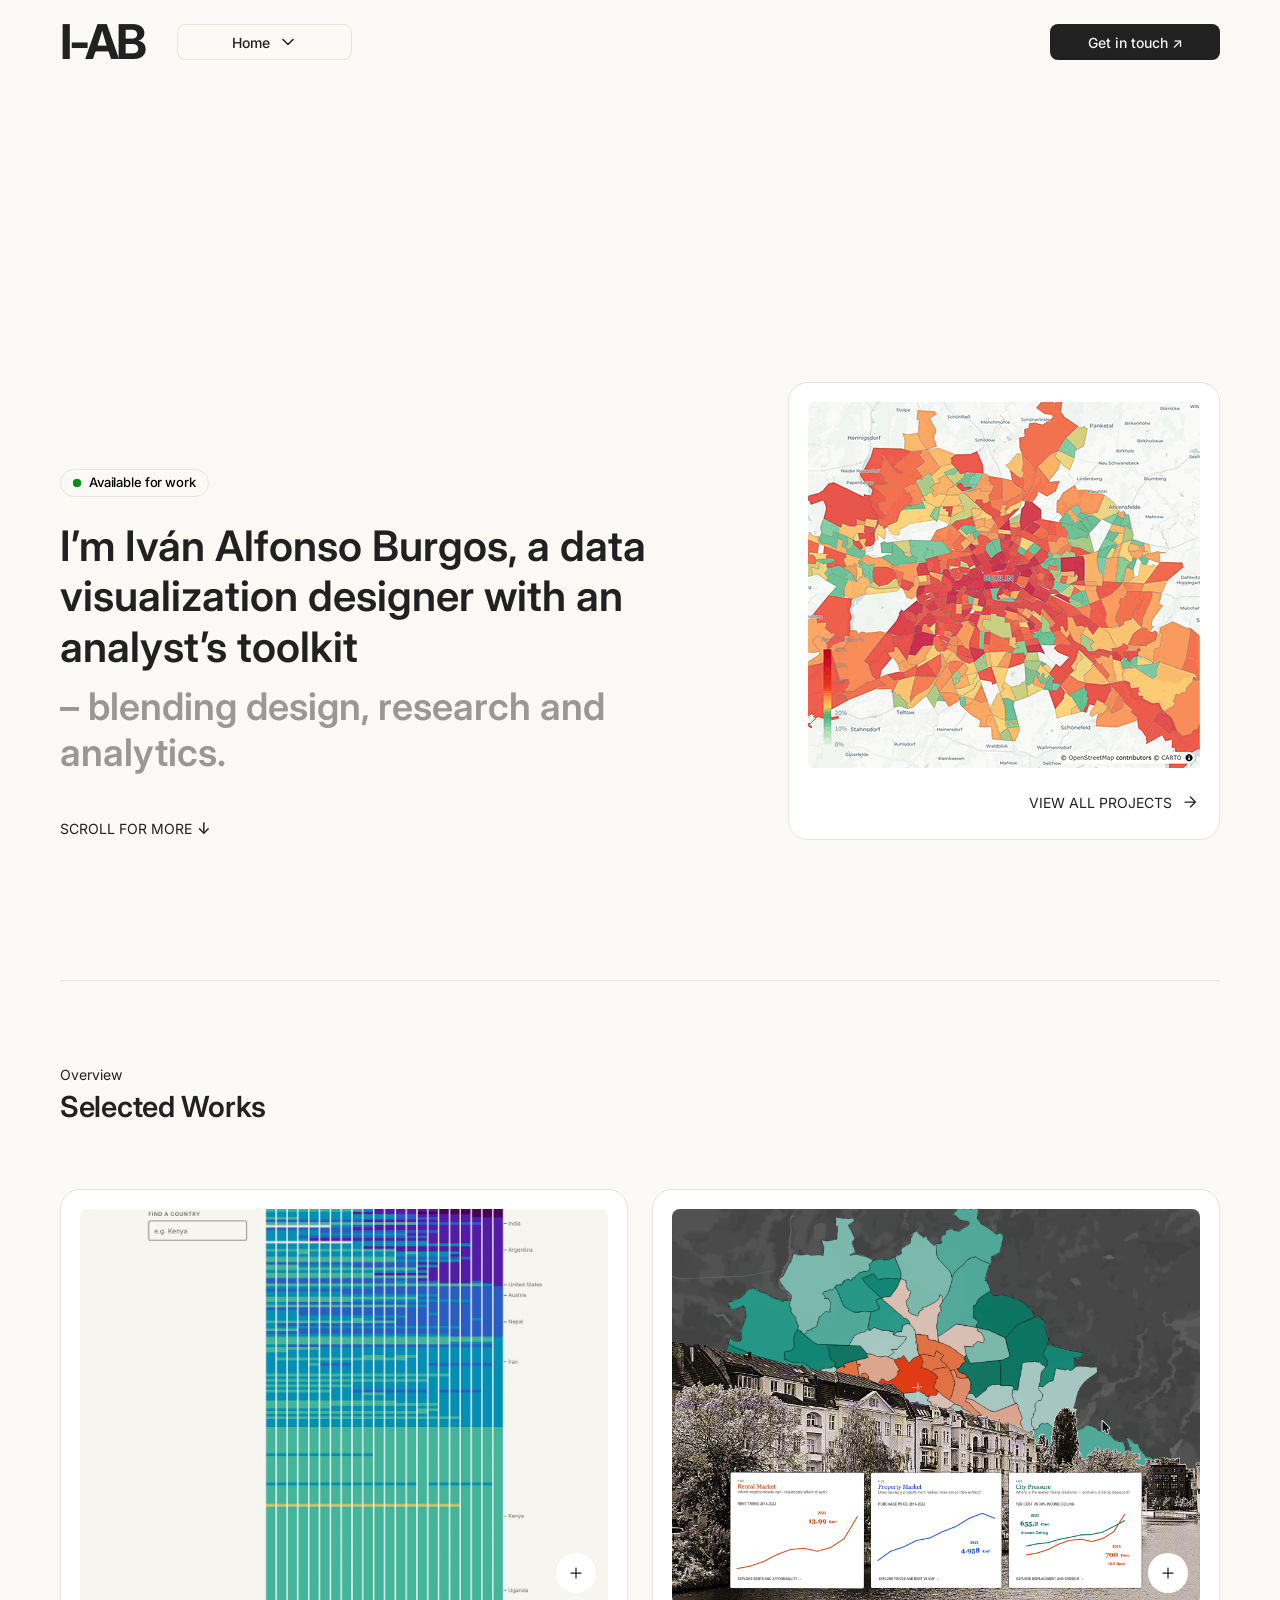
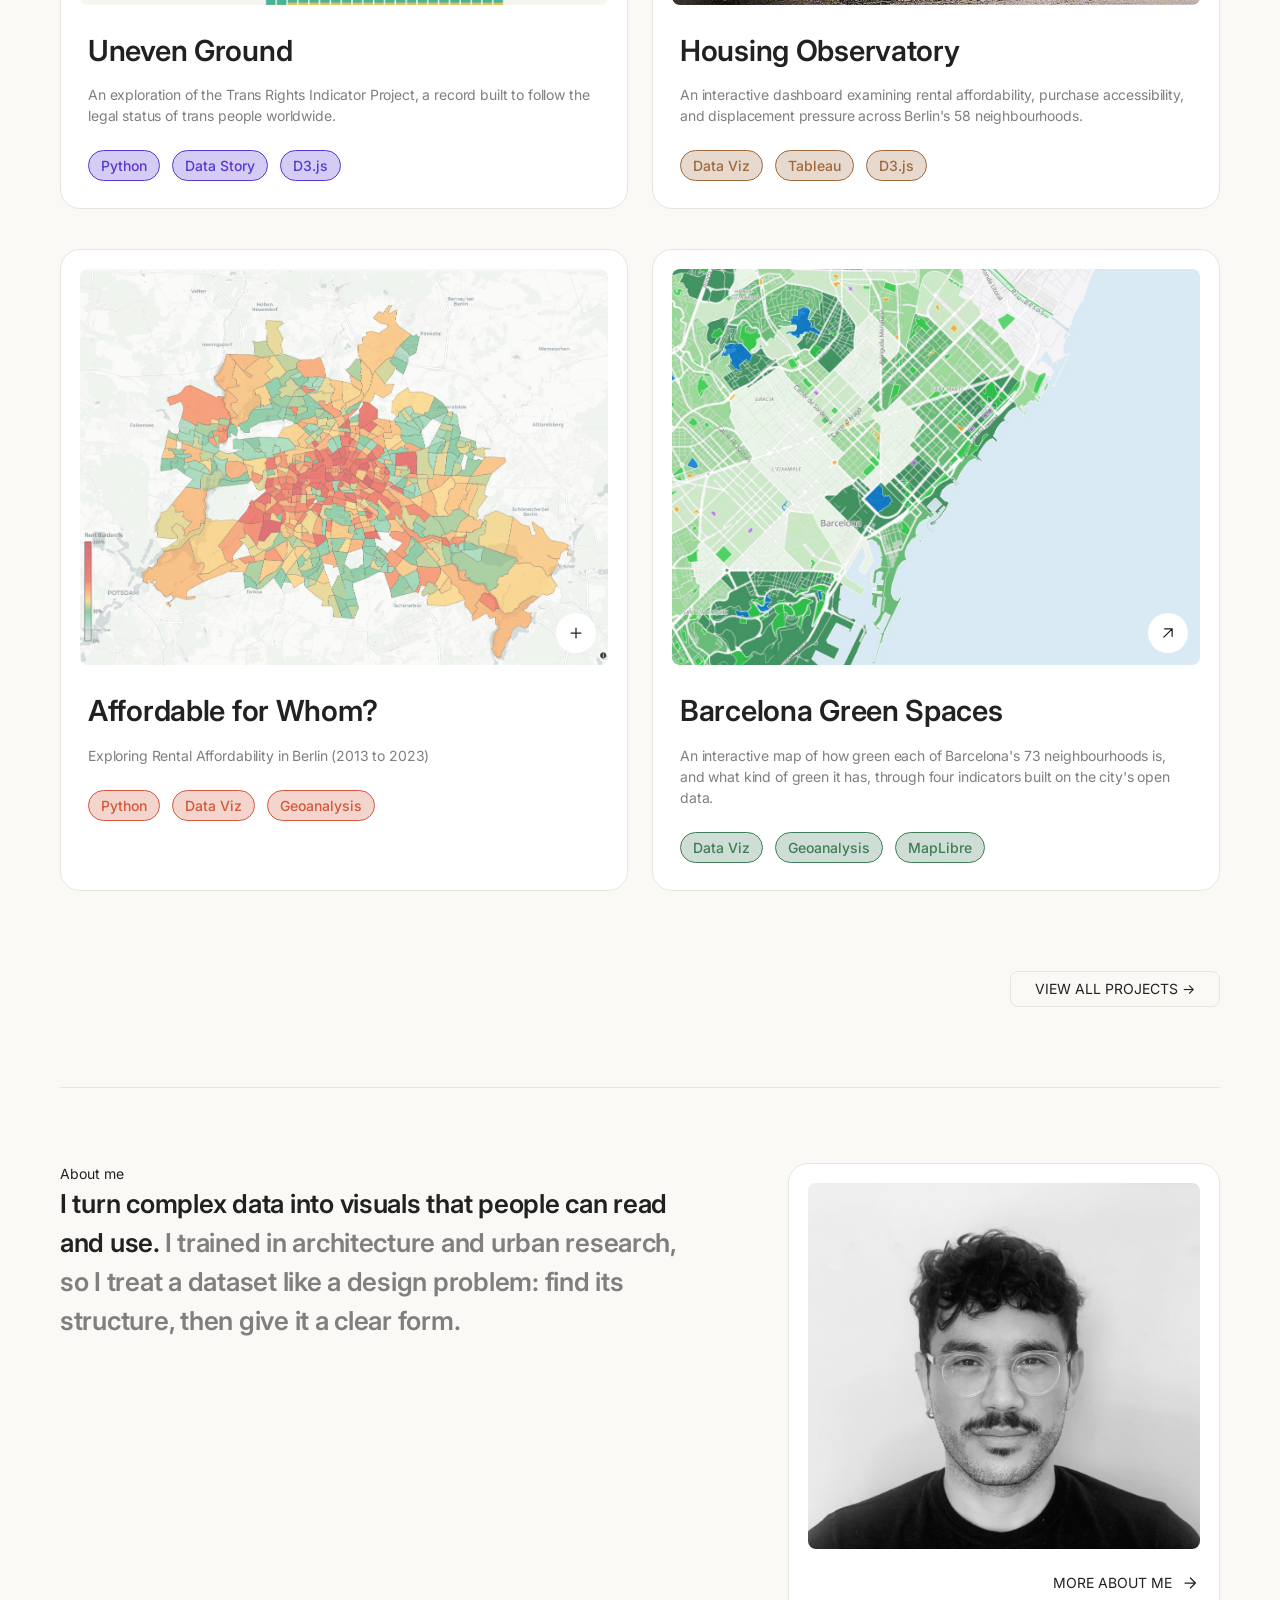
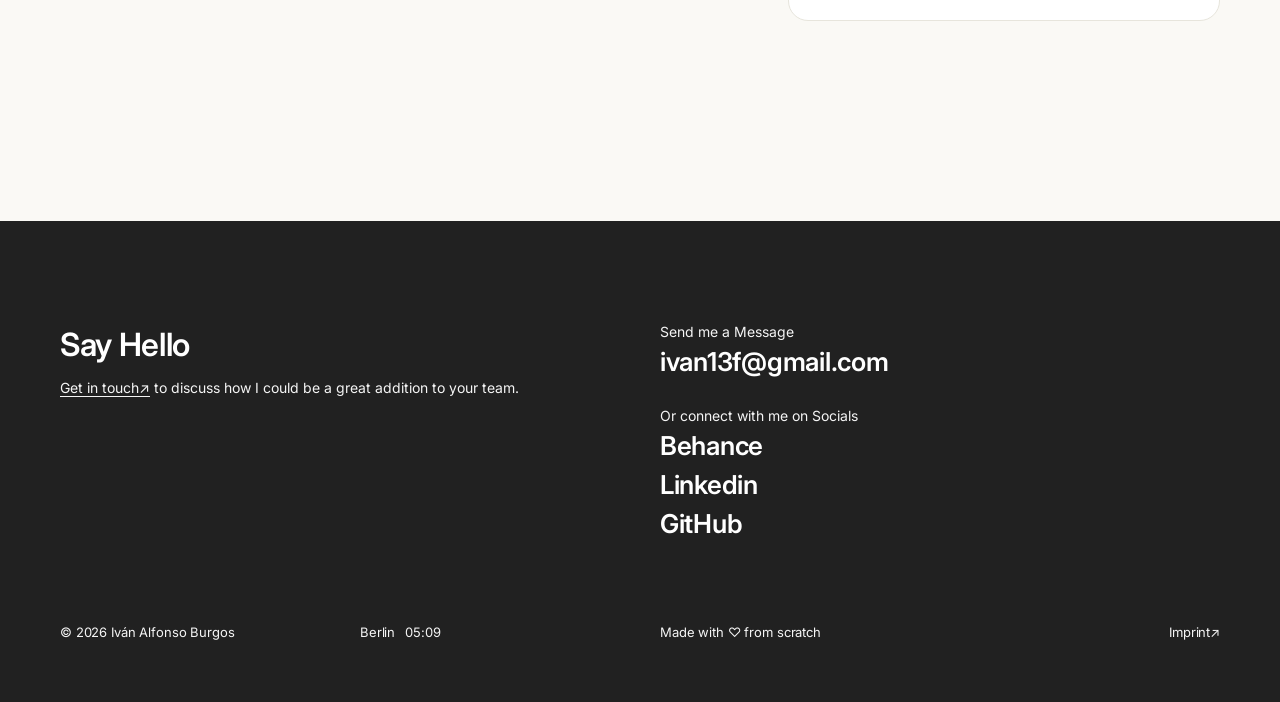
<file: index.html>
<!doctype html>
<html lang="en">
<head>
  <meta charset="utf-8">
  <meta name="viewport" content="width=device-width, initial-scale=1">
  <title>I-AB — Iván Alfonso Burgos</title>
  <meta name="description" content="Portfolio of Iván Alfonso Burgos, a data visualization designer with an analyst’s toolkit, blending design, research and analytics.">
  <meta property="og:title" content="I-AB — Iván Alfonso Burgos">
  <meta property="og:description" content="Data visualization designer with an analyst’s toolkit, blending design, research and analytics.">
  <meta property="og:image" content="https://www.ivan-alfonsoburgos.com/assets/img/og-image.png">
  <meta name="twitter:card" content="summary_large_image">
  <link rel="icon" href="assets/img/favicon-light.png" media="(prefers-color-scheme: light)">
  <link rel="icon" href="assets/img/favicon-dark.png" media="(prefers-color-scheme: dark)">
  <link rel="apple-touch-icon" href="assets/img/apple-touch-icon.png">
  <link rel="preconnect" href="https://fonts.googleapis.com">
  <link rel="preconnect" href="https://fonts.gstatic.com" crossorigin>
  <link rel="stylesheet" href="https://fonts.googleapis.com/css2?family=Inter:wght@400;500;600;700&display=swap">
  <link rel="stylesheet" href="css/style.css?v=20261118c">
  <script>document.documentElement.classList.add("js")</script>
</head>
<body data-page="home" data-nav-appear>
  <div data-nav></div>

  <main>
    <!-- Hero -->
    <section class="wrap hero" aria-label="Introduction">
      <div class="hero__row">
        <div class="hero__text">
          <p class="available" data-appear="down"><span class="available__dot" aria-hidden="true"></span>Available for work</p>

          <div class="hero__copy" data-appear="right">
            <h1 class="t-display">I’m Iván Alfonso Burgos, a data visualization designer with an analyst’s toolkit</h1>
            <p class="ticker" data-ticker>
              <span class="ticker__line">– blending design, research and analytics.</span>
              <span class="ticker__line">– equal parts detail-oriented and big-picture thinker.</span>
              <span class="ticker__line">– taking a dataset from raw tables to a published story.</span>
              <span class="ticker__line">– eager to apply my diverse skillset.</span>
            </p>
          </div>

          <a class="scroll-hint" href="#works" data-appear="right"><span>Scroll for more</span><span aria-hidden="true">↓</span></a>
        </div>

        <a class="link-card" href="works.html" data-appear="up">
          <div class="link-card__media">
            <img src="assets/img/hero-projects.gif" alt="Animated preview of project screens" width="392" height="366">
          </div>
          <span class="link-card__label">View all projects
            <svg class="icon" viewBox="0 0 24 24" fill="none" aria-hidden="true"><path d="M6 12h12.5m0 0-6-6m6 6-6 6" stroke="currentColor" stroke-width="1.5" stroke-linecap="round" stroke-linejoin="round"/></svg>
          </span>
        </a>
      </div>
    </section>

    <div class="wrap home-sections" id="works">
      <hr class="rule">

      <!-- Selected works (cards come from js/projects.js) -->
      <section class="home-works" aria-labelledby="works-title">
        <div class="section-title">
          <p class="t-small">Overview</p>
          <h2 class="t-h2" id="works-title">Selected Works</h2>
        </div>
        <div class="project-list project-list--grid" data-project-list></div>
        <div class="project-list__more"><a class="btn btn--outline" href="works.html">View all projects →</a></div>
      </section>

      <!-- About teaser -->
      <section class="home-about" aria-labelledby="about-title">
        <hr class="rule">
        <div class="home-about__row">
          <div class="home-about__text" data-reveal>
            <p class="t-small" id="about-title">About me</p>
            <p class="t-lead c-muted"><span class="c-ink">I turn complex data into visuals that people can read and use.</span> I trained in architecture and urban research, so I treat a dataset like a design problem: find its structure, then give it a clear form.</p>
          </div>
          <a class="link-card" href="about.html" data-reveal="left">
            <div class="link-card__media">
              <img src="assets/img/about-card.jpg" alt="Iván at work" width="1024" height="932" loading="lazy">
            </div>
            <span class="link-card__label">More about me
              <svg class="icon" viewBox="0 0 24 24" fill="none" aria-hidden="true"><path d="M6 12h12.5m0 0-6-6m6 6-6 6" stroke="currentColor" stroke-width="1.5" stroke-linecap="round" stroke-linejoin="round"/></svg>
            </span>
          </a>
        </div>
      </section>
    </div>
  </main>

  <div data-footer></div>

  <script src="js/projects.js?v=20261118c"></script>
  <script src="js/site.js?v=20261118c"></script>
</body>
</html>
</file>
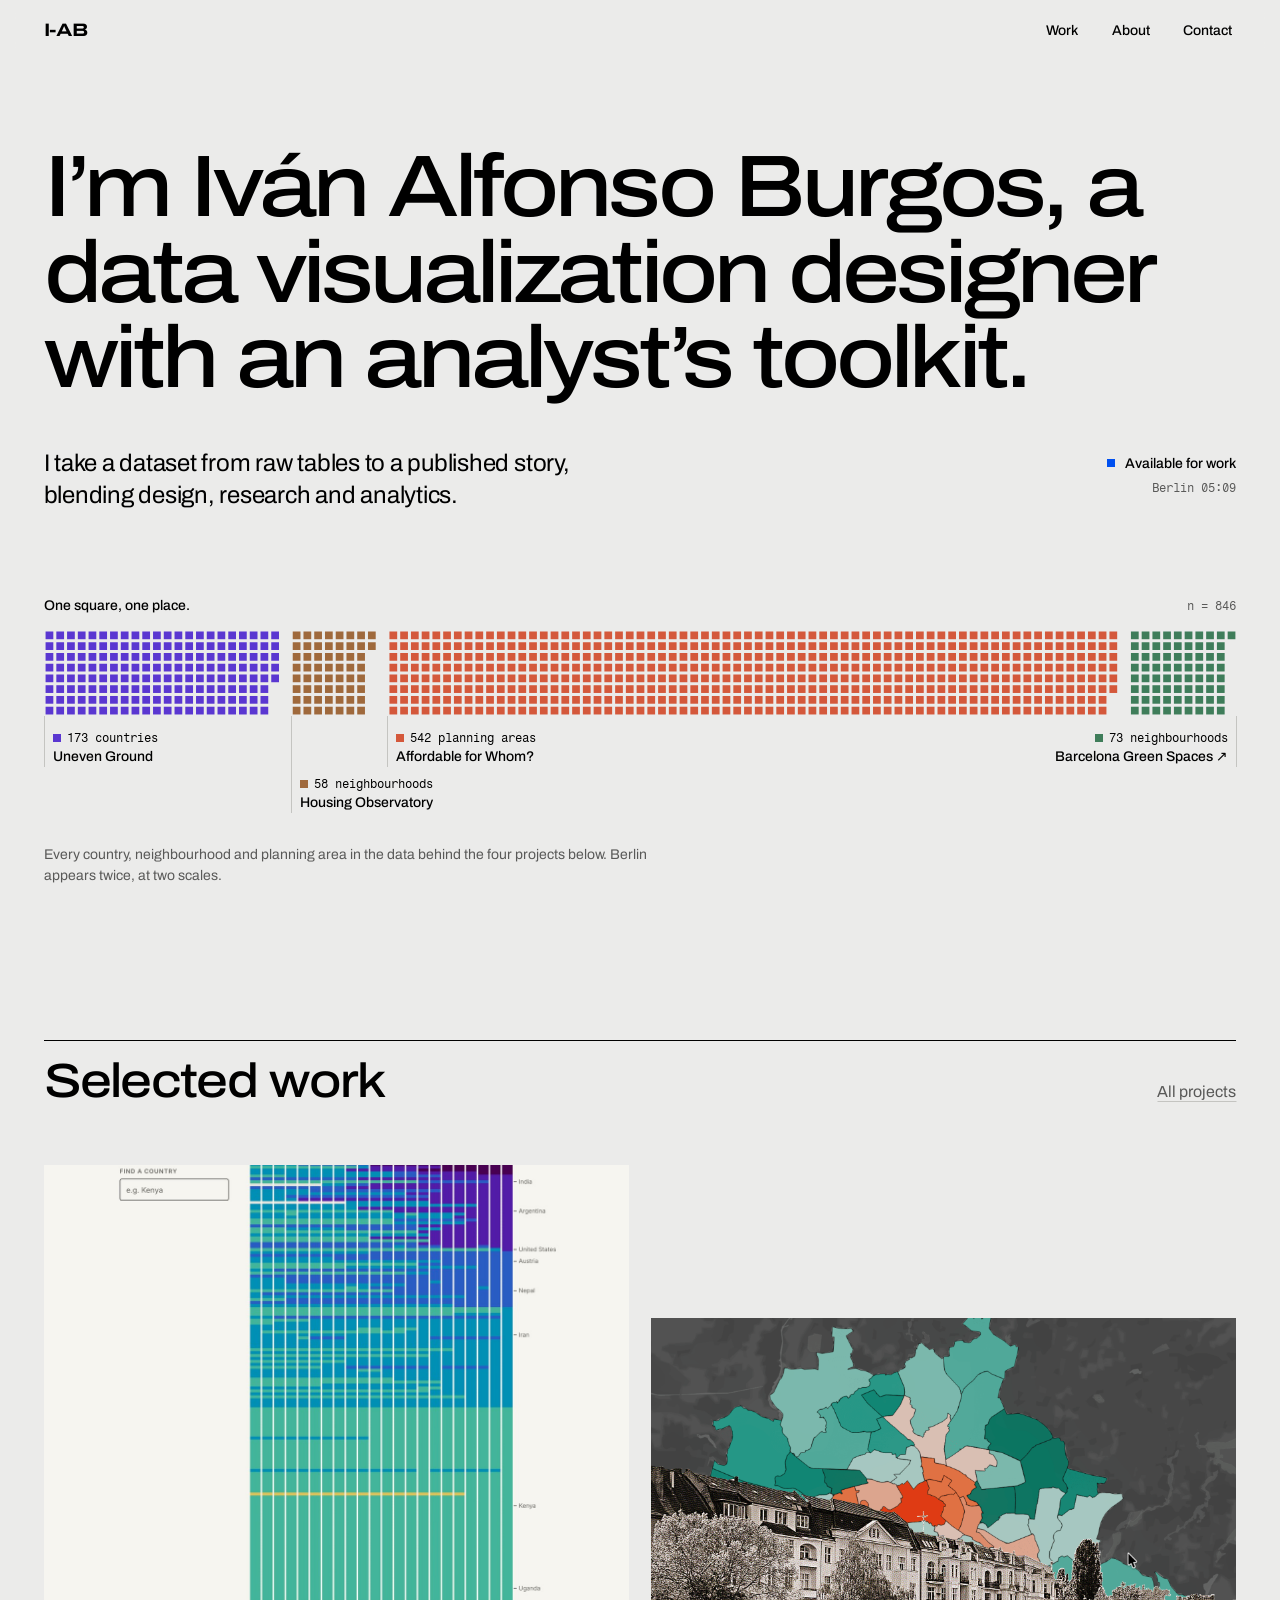
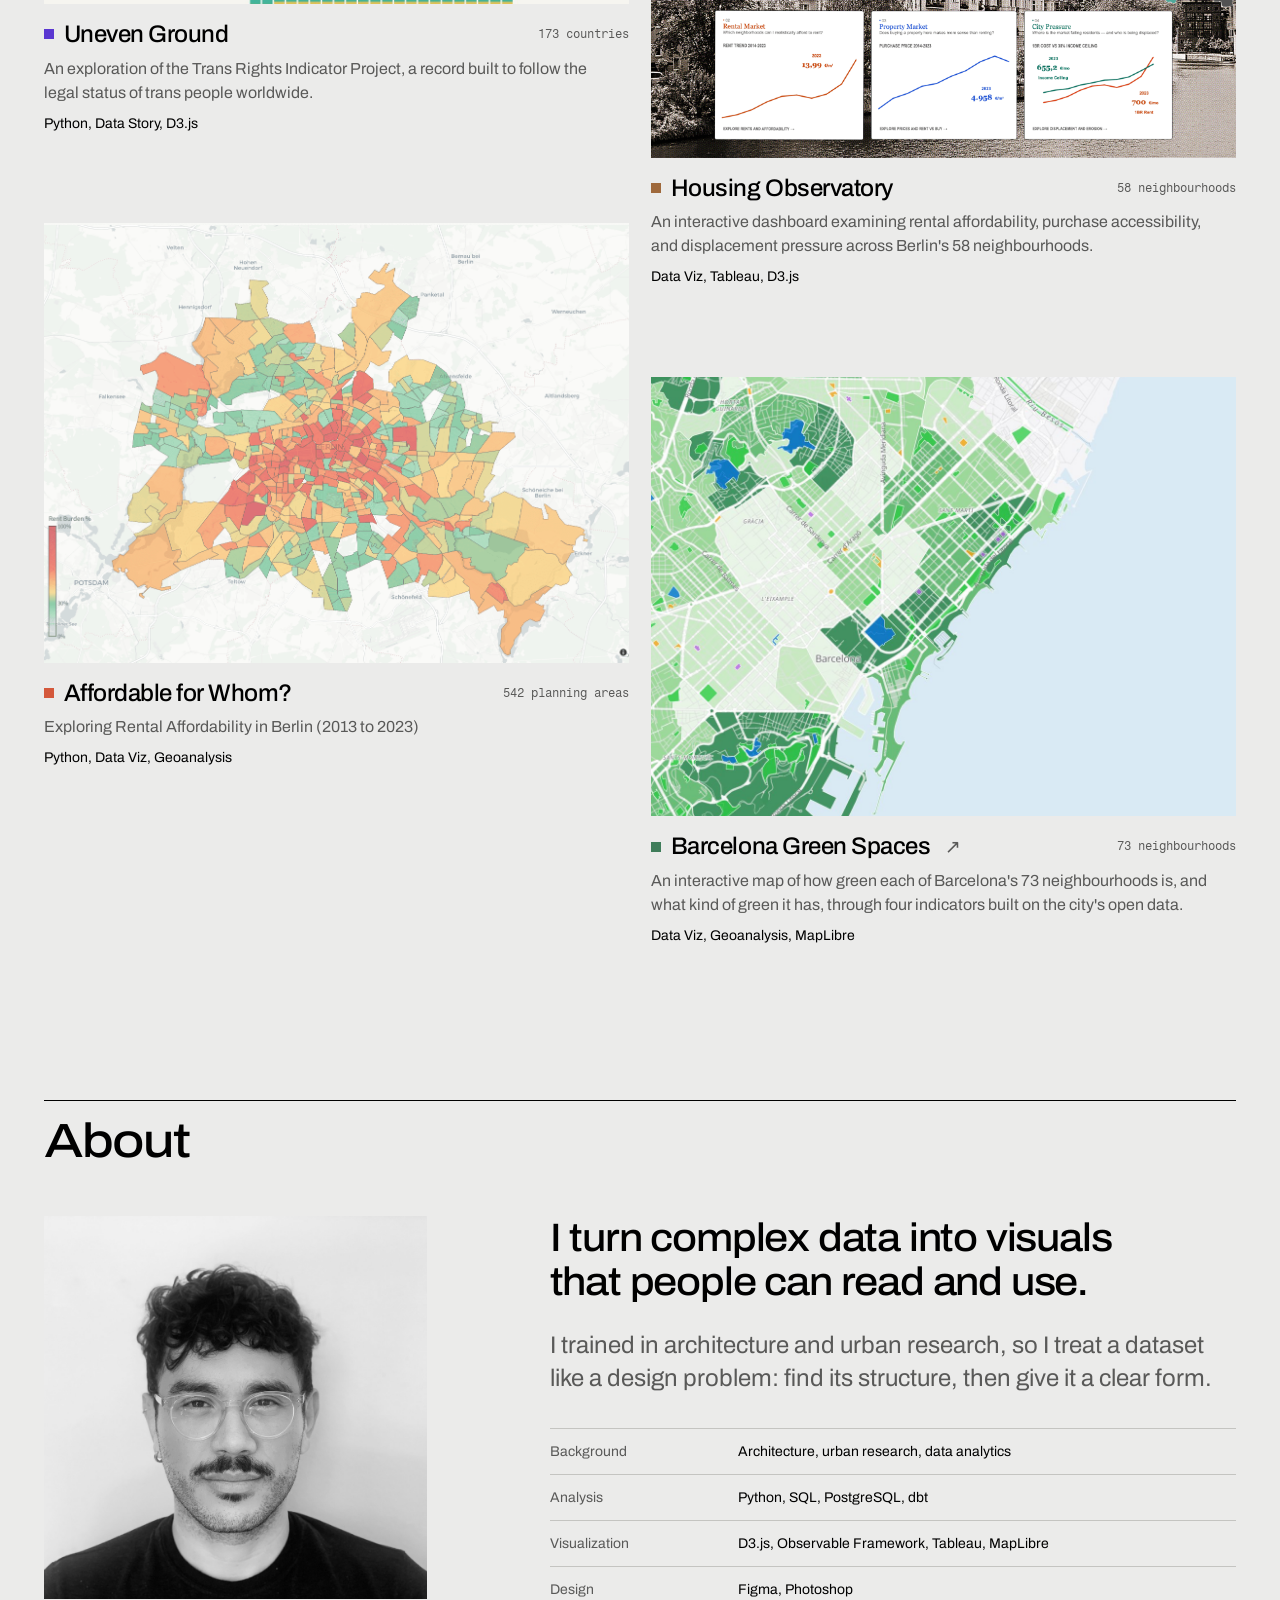
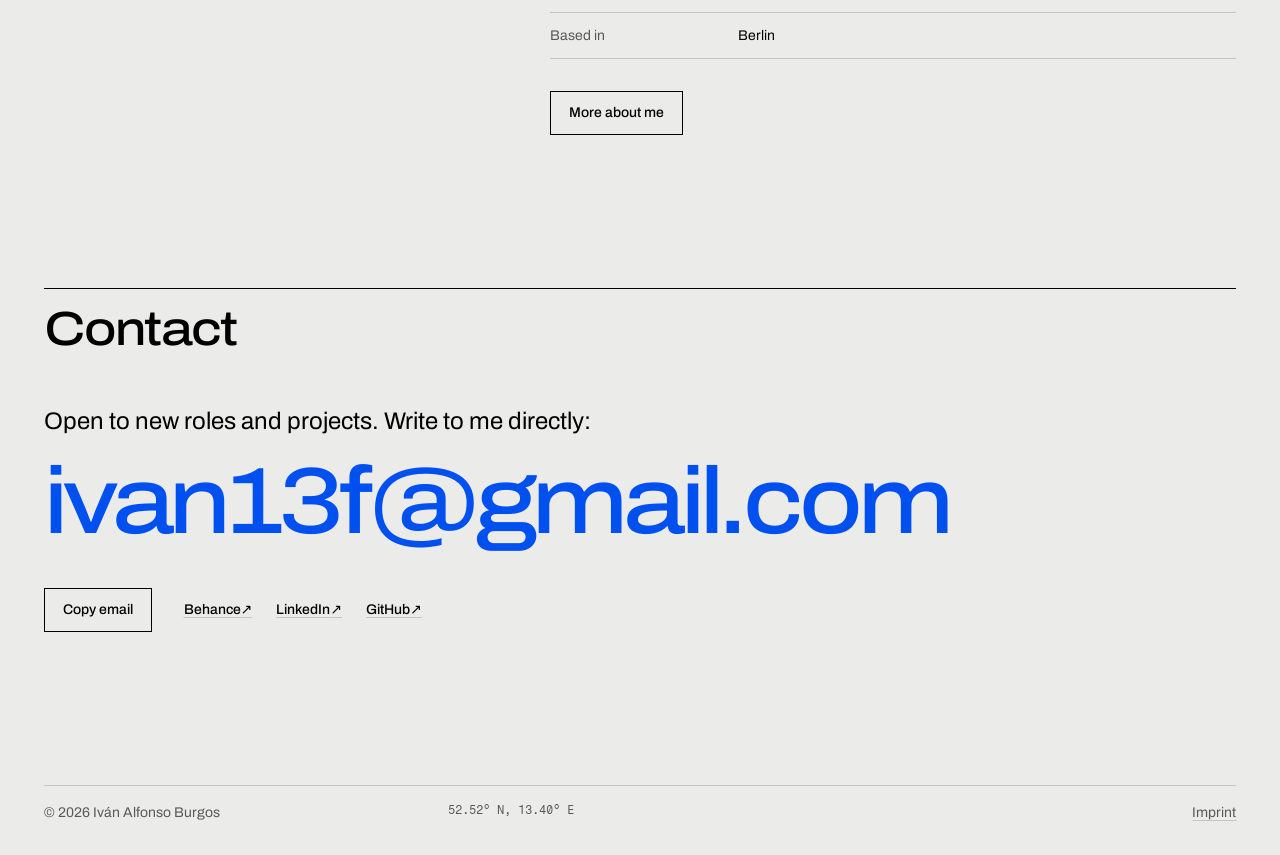
<file: redesign/index.html>
<!doctype html>
<html lang="en">
<head>
  <meta charset="utf-8">
  <meta name="viewport" content="width=device-width, initial-scale=1">
  <title>I-AB, Iván Alfonso Burgos (home redesign draft)</title>
  <meta name="description" content="Portfolio of Iván Alfonso Burgos, a data visualization designer with an analyst’s toolkit, blending design, research and analytics.">
  <meta name="robots" content="noindex">
  <link rel="icon" href="../assets/img/favicon-light.png">
  <link rel="preconnect" href="https://fonts.googleapis.com">
  <link rel="preconnect" href="https://fonts.gstatic.com" crossorigin>
  <link rel="stylesheet" href="https://fonts.googleapis.com/css2?family=Archivo:wdth,wght@100..125,400..700&family=Fragment+Mono&display=swap">
  <script>document.documentElement.classList.add("js")</script>
  <style>
    /* ==================================================================
       TOKENS
       One neutral canvas, black ink, one interface colour (signal blue).
       All other colour on the page is data: each project's own accent.
       ================================================================== */
    :root {
      /* colour */
      --canvas: #EBEBEA;      /* page */
      --ink: #000000;         /* text, rules at full strength */
      --ink-2: #595958;       /* secondary text: 5.6:1 on canvas */
      --line: #C4C4C1;        /* hairlines, leader lines */
      --off: #D3D3D0;         /* data marks that are out of focus */
      --plate: #DCDCD9;       /* image placeholder while loading */
      --signal: #0050F0;      /* links, focus, status, selection: 5.1:1 on canvas */
      --on-signal: #FFFFFF;

      /* type */
      --sans: "Archivo", system-ui, -apple-system, "Segoe UI", sans-serif;
      --mono: "Fragment Mono", ui-monospace, "SF Mono", Menlo, monospace;
      --wide: 116%;           /* font-stretch for display text */
      --t-display: clamp(2.5rem, 1.3rem + 5.2vw, 6.25rem); /* 40 to 100 */
      --t-h2: clamp(2rem, 1.4rem + 2vw, 3rem);              /* 32 to 48 */
      --t-lead: clamp(1.25rem, 1.05rem + .6vw, 1.5rem);     /* 20 to 24 */
      --t-body: 1rem;         /* 16 */
      --t-small: .875rem;     /* 14 */
      --t-data: .75rem;       /* 12, mono only */

      /* space */
      --m: clamp(16px, 3.4vw, 48px);   /* page margin */
      --gap: clamp(16px, 1.7vw, 24px); /* column gap */
      --s-section: clamp(96px, 12vw, 176px);

      /* motion */
      --ease-out: cubic-bezier(.16, 1, .3, 1);
      --fast: 160ms;
      --med: 280ms;
    }

    /* ==================================================================
       BASE
       ================================================================== */
    *, *::before, *::after { box-sizing: border-box; }
    html { -webkit-text-size-adjust: 100%; overflow-x: clip; }
    body {
      margin: 0;
      background: var(--canvas);
      color: var(--ink);
      font-family: var(--sans);
      font-size: var(--t-body);
      line-height: 1.5;
      font-stretch: 100%;
      -webkit-font-smoothing: antialiased;
      -moz-osx-font-smoothing: grayscale;
      overflow-x: clip;
    }
    img { display: block; max-width: 100%; height: auto; }
    a { color: inherit; text-decoration: none; }
    h1, h2, h3, p, figure, dl, dd, ul, ol { margin: 0; padding: 0; }
    ul, ol { list-style: none; }
    ::selection { background: var(--signal); color: var(--on-signal); }
    :focus-visible { outline: 2px solid var(--signal); outline-offset: 3px; }

    .mono {
      font-family: var(--mono);
      font-size: var(--t-data);
      line-height: 1.4;
      font-variant-numeric: tabular-nums;
    }
    .wrap { max-width: 1600px; margin-inline: auto; padding-inline: var(--m); }
    .grid { display: grid; grid-template-columns: repeat(12, minmax(0, 1fr)); column-gap: var(--gap); }
    .skip {
      position: absolute; left: var(--m); top: 8px; z-index: 20;
      padding: 10px 14px; background: var(--ink); color: var(--canvas);
      font-size: var(--t-small); font-weight: 500;
      transform: translateY(-200%);
    }
    .skip:focus { transform: none; }

    /* Text link: underline sits low and thin, turns signal blue on hover */
    .link {
      text-decoration: underline;
      text-decoration-thickness: 1px;
      text-underline-offset: .22em;
      text-decoration-color: var(--line);
      transition: color var(--fast), text-decoration-color var(--fast);
    }
    .link:hover { color: var(--signal); text-decoration-color: currentColor; }

    /* Button: sharp, outlined, inverts on hover */
    .btn {
      display: inline-flex; align-items: center; gap: 8px;
      min-height: 44px; padding: 0 18px;
      border: 1px solid var(--ink); border-radius: 0;
      background: transparent; color: var(--ink);
      font: 500 var(--t-small)/1 var(--sans);
      cursor: pointer;
      transition: background-color var(--fast), color var(--fast);
    }
    .btn:hover { background: var(--ink); color: var(--canvas); }

    /* ==================================================================
       NAV
       ================================================================== */
    .nav {
      position: sticky; top: 0; z-index: 10;
      background: color-mix(in srgb, var(--canvas) 90%, transparent);
      -webkit-backdrop-filter: blur(10px);
      backdrop-filter: blur(10px);
      border-bottom: 1px solid transparent;
      transition: border-color var(--med);
    }
    .nav.is-scrolled { border-bottom-color: var(--line); }
    .nav__in { display: flex; align-items: center; justify-content: space-between; height: 60px; }
    .logo {
      font-weight: 700; font-stretch: 125%; font-size: 1.125rem; letter-spacing: -.02em;
      display: inline-flex; align-items: center; min-height: 44px;
    }
    .nav__links { display: flex; gap: clamp(8px, 2vw, 32px); }
    .nav__links a {
      display: inline-flex; align-items: center; min-height: 44px; padding-inline: 4px;
      font-size: var(--t-small); font-weight: 500;
      transition: color var(--fast);
    }
    .nav__links a:hover { color: var(--signal); }

    /* ==================================================================
       HERO
       ================================================================== */
    .hero { padding-top: clamp(40px, 6.5vw, 104px); }
    .hero__title {
      font-size: var(--t-display);
      font-stretch: var(--wide);
      font-weight: 500;
      line-height: .98;
      letter-spacing: -.045em;
      text-wrap: balance;
      max-width: 14.5em;
    }
    .hero__meta { margin-top: clamp(28px, 3.6vw, 52px); row-gap: 20px; align-items: start; }
    .hero__lead {
      grid-column: 1 / span 6;
      font-size: var(--t-lead); line-height: 1.35; letter-spacing: -.01em;
      max-width: 30em; text-wrap: pretty;
    }
    .hero__status { grid-column: 9 / -1; display: grid; gap: 6px; justify-items: end; text-align: right; padding-top: .35em; }
    .status { display: inline-flex; align-items: center; gap: 10px; font-size: var(--t-small); font-weight: 500; }
    .status__dot { width: 8px; height: 8px; background: var(--signal); flex: none; }
    .clock { color: var(--ink-2); }

    /* ---------- Unit chart: one square per place ---------- */
    .units { margin-top: clamp(48px, 6.5vw, 96px); }
    .units__head {
      display: flex; justify-content: space-between; align-items: baseline; gap: 16px;
      padding-bottom: 14px;
    }
    .units__title { font-size: var(--t-small); font-weight: 500; }
    .units__n { color: var(--ink-2); }
    .units__plot { position: relative; }
    .units__plot svg { display: block; width: 100%; height: auto; overflow: visible; }
    .units__plot.is-live svg { cursor: pointer; }

    .seg rect { fill: var(--c); transition: fill var(--fast) ease; }
    .units[data-active] .seg:not(.is-on) rect { fill: var(--off); }

    /* Labels hang from each segment on a leader line, like chart annotations.
       site script picks the level so no two labels collide. */
    .units__labels { position: relative; height: calc(var(--levels, 1) * 46px + 16px); }
    .units__labels li {
      position: absolute; top: 0; left: var(--x, 0);
      padding-top: calc(var(--lvl, 0) * 46px + 14px);
      border-left: 1px solid var(--line);
      pointer-events: none;
      transition: border-color var(--fast);
    }
    .units__labels li[data-align="end"] { border-left: 0; border-right: 1px solid var(--line); text-align: right; }
    .units__labels li[data-align="end"] a { padding: 0 8px 0 0; justify-items: end; }
    .units__labels a {
      pointer-events: auto;
      display: grid; gap: 1px; padding: 0 0 0 8px;
      white-space: nowrap;
      transition: color var(--fast);
    }
    .units__count { display: inline-flex; align-items: center; gap: 6px; }
    .units__key { width: 8px; height: 8px; background: var(--c); flex: none; }
    .units__name { font-size: var(--t-small); font-weight: 500; line-height: 1.35; }
    .units[data-active] .units__labels li:not(.is-on) a { color: var(--ink-2); }
    .units__labels li.is-on { border-color: var(--ink); }

    /* Narrow screens: labels become a plain legend */
    .units.is-list .units__labels {
      height: auto; display: grid; grid-template-columns: 1fr 1fr; gap: 16px var(--gap); padding-top: 16px;
    }
    .units.is-list .units__labels li { position: static; padding: 0; border: 0; }
    .units.is-list .units__labels a { padding: 4px 0; white-space: normal; min-height: 44px; }

    .units__note {
      margin-top: 20px; max-width: 46em;
      font-size: var(--t-small); color: var(--ink-2);
    }

    /* Intro: squares sweep in column by column, once */
    @media (prefers-reduced-motion: no-preference) {
      html.js .hero__title, html.js .hero__meta {
        animation: rise 520ms var(--ease-out) both;
      }
      html.js .hero__meta { animation-delay: 80ms; }
      html.js .units.is-intro rect {
        transform-box: fill-box; transform-origin: 50% 50%;
        animation: pop 360ms var(--ease-out) both;
        animation-delay: calc(var(--col) * 5ms + 120ms);
      }
      html.js .units.is-intro .units__labels { animation: fade 400ms ease-out 520ms both; }
    }
    @keyframes rise { from { opacity: 0; transform: translateY(14px); } }
    @keyframes pop  { from { opacity: 0; transform: scale(.2); } }
    @keyframes fade { from { opacity: 0; } }

    /* ==================================================================
       SECTIONS
       ================================================================== */
    .section { padding-top: var(--s-section); }
    .section__head {
      display: flex; justify-content: space-between; align-items: baseline; gap: 24px;
      padding-top: 16px; border-top: 1px solid var(--ink);
      margin-bottom: clamp(32px, 4vw, 56px);
    }
    .section__title {
      font-size: var(--t-h2); font-stretch: var(--wide); font-weight: 500;
      line-height: 1; letter-spacing: -.035em;
    }
    .section__aside { color: var(--ink-2); display: inline-flex; align-items: center; min-height: 44px; }

    /* ---------- Selected work: catalogue, two staggered columns ---------- */
    .works { display: grid; grid-template-columns: 1fr 1fr; column-gap: var(--gap); align-items: start; }
    .works__col { display: grid; row-gap: clamp(56px, 7vw, 112px); }
    .works__col + .works__col { padding-top: clamp(80px, 12vw, 200px); }

    .work__link { display: block; }
    .work__media {
      aspect-ratio: 4 / 3; overflow: hidden; background: var(--plate);
    }
    .work__media img {
      width: 100%; height: 100%; object-fit: cover;
      transition: transform 700ms var(--ease-out);
    }
    .work__cap {
      display: grid; grid-template-columns: 1fr auto; column-gap: 16px; row-gap: 8px;
      padding-top: 16px;
    }
    .work__title {
      display: flex; align-items: center; gap: 10px;
      font-size: var(--t-lead); font-weight: 500; line-height: 1.2; letter-spacing: -.02em;
    }
    .work__key {
      width: 10px; height: 10px; background: var(--c); flex: none;
      transition: width var(--med) var(--ease-out);
    }
    .work__ext { font-size: .8em; color: var(--ink-2); }
    .work__n { align-self: center; color: var(--ink-2); text-align: right; }
    .work__sum { grid-column: 1 / -1; color: var(--ink-2); max-width: 36em; text-wrap: pretty; }
    .work__tools { grid-column: 1 / -1; font-size: var(--t-small); }

    @media (hover: hover) and (pointer: fine) {
      .work__link:hover .work__key { width: 28px; }
      .work__link:hover .work__media img { transform: scale(1.025); }
    }

    /* ---------- About ---------- */
    .about__photo { grid-column: 1 / span 4; }
    .about__photo img { width: 100%; aspect-ratio: 1 / 1; object-fit: cover; object-position: 50% 30%; }
    .about__body { grid-column: 6 / span 7; display: grid; gap: 24px; align-content: start; }
    .about__lead {
      font-size: clamp(1.75rem, 1.2rem + 1.6vw, 2.5rem); font-stretch: 108%;
      font-weight: 500; line-height: 1.12; letter-spacing: -.03em; text-wrap: balance;
    }
    .about__text { font-size: var(--t-lead); line-height: 1.4; color: var(--ink-2); max-width: 32em; text-wrap: pretty; }

    .spec { border-top: 1px solid var(--line); margin-top: 8px; }
    .spec div {
      display: grid; grid-template-columns: minmax(120px, 1fr) 3fr; gap: var(--gap);
      padding: 12px 0; border-bottom: 1px solid var(--line);
      font-size: var(--t-small);
    }
    .spec dt { color: var(--ink-2); }
    .about__body .btn { justify-self: start; margin-top: 8px; }

    /* ---------- Contact ---------- */
    .contact { padding-bottom: 32px; }
    .contact__intro { font-size: var(--t-lead); line-height: 1.35; max-width: 30em; }
    .contact__email {
      display: inline-block; margin-top: 12px; padding-block: 4px;
      font-size: clamp(2rem, .6rem + 6.6vw, 7.5rem);
      font-stretch: var(--wide); font-weight: 500; line-height: 1.05; letter-spacing: -.05em;
      color: var(--signal);
      text-decoration: underline; text-decoration-thickness: .04em; text-underline-offset: .12em;
      text-decoration-color: transparent;
      transition: text-decoration-color var(--med);
      overflow-wrap: anywhere;
    }
    .contact__email:hover { text-decoration-color: currentColor; }
    .contact__actions { display: flex; flex-wrap: wrap; align-items: center; gap: 12px 32px; margin-top: 32px; }
    .socials { display: flex; flex-wrap: wrap; gap: 4px 24px; font-size: var(--t-small); font-weight: 500; }
    .socials a { display: inline-flex; min-height: 44px; align-items: center; }
    .copy[data-state="done"] { background: var(--ink); color: var(--canvas); }

    .base {
      margin-top: clamp(96px, 12vw, 176px); padding-top: 16px; border-top: 1px solid var(--line);
      font-size: var(--t-small); color: var(--ink-2); row-gap: 8px;
    }
    .base > :nth-child(1) { grid-column: 1 / span 4; }
    .base > :nth-child(2) { grid-column: 5 / span 4; }
    .base > :nth-child(3) { grid-column: 9 / span 4; justify-self: end; }
    .base a { display: inline-flex; align-items: center; min-height: 44px; margin-block: -12px; }

    /* ==================================================================
       RESPONSIVE
       ================================================================== */
    @media (max-width: 1023px) {
      .hero__lead { grid-column: 1 / span 8; }
      .hero__status { grid-column: 9 / span 4; }
      .about__photo { grid-column: 1 / span 5; }
      .about__body { grid-column: 6 / span 7; }
    }
    @media (max-width: 759px) {
      .hero__lead, .hero__status { grid-column: 1 / -1; }
      .hero__status { padding-top: 0; justify-items: start; text-align: left; }
      .works { grid-template-columns: 1fr; }
      .works__col + .works__col { padding-top: clamp(56px, 7vw, 112px); }
      .about__photo, .about__body { grid-column: 1 / -1; }
      .about__photo { max-width: 360px; margin-bottom: 32px; }
      .spec div { grid-template-columns: 1fr 2fr; }
      .base > :nth-child(n) { grid-column: 1 / -1; justify-self: start; }
    }
    @media (max-width: 480px) {
      .nav__links { gap: 4px; }
    }
  </style>
</head>
<body>
  <a class="skip" href="#work">Skip to work</a>

  <header class="nav" data-nav>
    <div class="wrap nav__in">
      <a class="logo" href="#top" aria-label="I-AB, back to top">I-AB</a>
      <nav aria-label="Main">
        <ul class="nav__links">
          <li><a href="#work">Work</a></li>
          <li><a href="../about.html">About</a></li>
          <li><a href="#contact">Contact</a></li>
        </ul>
      </nav>
    </div>
  </header>

  <main id="top">
    <!-- HERO: who, then what the work is made of -->
    <section class="hero wrap" aria-labelledby="hero-title">
      <h1 class="hero__title" id="hero-title">I’m Iván Alfonso Burgos, a data visualization designer with an analyst’s toolkit.</h1>

      <div class="hero__meta grid">
        <p class="hero__lead">I take a dataset from raw tables to a published story, blending design, research and analytics.</p>
        <div class="hero__status">
          <p class="status"><span class="status__dot" aria-hidden="true"></span>Available for work</p>
          <p class="mono clock">Berlin <time data-clock>--:--</time></p>
        </div>
      </div>

      <figure class="units" data-units>
        <figcaption class="units__head">
          <span class="units__title">One square, one place.</span>
          <span class="mono units__n" data-units-n></span>
        </figcaption>
        <div class="units__plot" data-units-plot></div>
        <ol class="units__labels" data-units-labels aria-label="Projects in the chart"></ol>
        <p class="units__note">Every country, neighbourhood and planning area in the data behind the four projects below. Berlin appears twice, at two scales.</p>
      </figure>
    </section>

    <!-- SELECTED WORK -->
    <section class="section wrap" id="work" aria-labelledby="work-title">
      <header class="section__head">
        <h2 class="section__title" id="work-title">Selected work</h2>
        <a class="link section__aside" href="../works.html">All projects</a>
      </header>
      <div class="works" data-works></div>
    </section>

    <!-- ABOUT -->
    <section class="section wrap" id="about" aria-labelledby="about-title">
      <header class="section__head">
        <h2 class="section__title" id="about-title">About</h2>
      </header>
      <div class="grid">
        <div class="about__photo">
          <img src="../assets/img/about-card.jpg" alt="Portrait of Iván Alfonso Burgos" width="1024" height="932" loading="lazy">
        </div>
        <div class="about__body">
          <p class="about__lead">I turn complex data into visuals that people can read and use.</p>
          <p class="about__text">I trained in architecture and urban research, so I treat a dataset like a design problem: find its structure, then give it a clear form.</p>
          <dl class="spec">
            <div><dt>Background</dt><dd>Architecture, urban research, data analytics</dd></div>
            <div><dt>Analysis</dt><dd>Python, SQL, PostgreSQL, dbt</dd></div>
            <div><dt>Visualization</dt><dd>D3.js, Observable Framework, Tableau, MapLibre</dd></div>
            <div><dt>Design</dt><dd>Figma, Photoshop</dd></div>
            <div><dt>Based in</dt><dd>Berlin</dd></div>
          </dl>
          <a class="btn" href="../about.html">More about me</a>
        </div>
      </div>
    </section>
  </main>

  <!-- CONTACT -->
  <footer class="section wrap contact" id="contact" aria-labelledby="contact-title">
    <header class="section__head">
      <h2 class="section__title" id="contact-title">Contact</h2>
    </header>
    <p class="contact__intro">Open to new roles and projects. Write to me directly:</p>
    <a class="contact__email" href="mailto:ivan13f@gmail.com" data-email>ivan13f@gmail.com</a>
    <div class="contact__actions">
      <button class="btn copy" type="button" data-copy>Copy email</button>
      <ul class="socials" data-socials></ul>
    </div>
    <div class="base grid">
      <p>© <span data-year>2026</span> Iván Alfonso Burgos</p>
      <p class="mono">52.52° N, 13.40° E</p>
      <p><a class="link" href="../imprint.html">Imprint</a></p>
    </div>
  </footer>

  <script src="../js/projects.js?v=20261109"></script>
  <script>
  (function () {
    "use strict";

    var PROJECTS = window.PROJECTS || [];
    var SITE = window.SITE || {};
    var reduced = window.matchMedia("(prefers-reduced-motion: reduce)").matches;

    /* Facts the redesign adds per project. Counts come from each case study. */
    var META = {
      "uneven-ground":          { n: 173, unit: "countries",          alt: "Heatmap of trans rights scores for 173 countries, 2000 to 2021" },
      "housing-observatory":    { n: 58,  unit: "neighbourhoods",     alt: "Map of Berlin’s neighbourhoods over a photo of apartment blocks, with three trend charts" },
      "affordable-for-whom":    { n: 542, unit: "planning areas",     alt: "Map of rent burden across Berlin’s planning areas" },
      "barcelona-green-spaces": { n: 73,  unit: "neighbourhoods",     alt: "Map of green space across Barcelona’s eastern neighbourhoods" }
    };

    function esc(s) {
      return String(s).replace(/[&<>"]/g, function (c) {
        return { "&": "&amp;", "<": "&lt;", ">": "&gt;", '"': "&quot;" }[c];
      });
    }
    function href(p) { return p.external ? p.live : "../" + p.slug + ".html"; }
    function linkAttrs(p) {
      return 'href="' + esc(href(p)) + '"' + (p.external ? ' target="_blank" rel="noopener"' : "");
    }

    var items = PROJECTS.filter(function (p) { return META[p.slug]; }).map(function (p) {
      var m = META[p.slug];
      return { p: p, n: m.n, unit: m.unit, alt: m.alt };
    });

    /* ------------------------------------------------------------------
       NAV: hairline appears once the page scrolls
       ------------------------------------------------------------------ */
    var nav = document.querySelector("[data-nav]");
    function onScroll() { nav.classList.toggle("is-scrolled", window.scrollY > 8); }
    window.addEventListener("scroll", onScroll, { passive: true });
    onScroll();

    /* ------------------------------------------------------------------
       CLOCK: Berlin time, refreshed every 15s
       ------------------------------------------------------------------ */
    var clock = document.querySelector("[data-clock]");
    var fmt = new Intl.DateTimeFormat("en-GB", { timeZone: SITE.timeZone || "Europe/Berlin", hour: "2-digit", minute: "2-digit" });
    function tick() { clock.textContent = fmt.format(new Date()); }
    tick(); setInterval(tick, 15000);
    document.querySelector("[data-year]").textContent = new Date().getFullYear();

    /* ------------------------------------------------------------------
       UNIT CHART
       One square per place. Each project is a block of columns, filled
       top to bottom, in its own accent. Rows adapt to the width so the
       band keeps a long, low proportion on desktop and grows taller on
       phones.
       ------------------------------------------------------------------ */
    var fig = document.querySelector("[data-units]");
    var plot = document.querySelector("[data-units-plot]");
    var labelList = document.querySelector("[data-units-labels]");
    var total = items.reduce(function (a, d) { return a + d.n; }, 0);
    var readout = document.querySelector("[data-units-n]");
    readout.textContent = "n = " + total;

    var SVGNS = "http://www.w3.org/2000/svg";
    var segs = [];
    var active = null;

    labelList.innerHTML = items.map(function (d, i) {
      return '<li data-i="' + i + '" style="--c:' + d.p.accent + '">' +
        '<a ' + linkAttrs(d.p) + '>' +
          '<span class="units__count mono"><span class="units__key" aria-hidden="true"></span>' + d.n + " " + esc(d.unit) + "</span>" +
          '<span class="units__name">' + esc(d.p.title) + (d.p.external ? '&nbsp;<span aria-hidden="true">↗</span>' : "") + "</span>" +
        "</a></li>";
    }).join("");
    var labels = Array.prototype.slice.call(labelList.children);

    function draw() {
      var W = plot.clientWidth;
      if (!W) return;
      var rows = W >= 760 ? 8 : W >= 480 ? 12 : 18;
      var gapCols = 1;
      var totalCols = 0;
      items.forEach(function (d, i) { totalCols += Math.ceil(d.n / rows) + (i ? gapCols : 0); });
      var pitch = W / totalCols;
      var size = pitch * 0.72;
      var inset = (pitch - size) / 2;
      var H = rows * pitch;

      var svg = document.createElementNS(SVGNS, "svg");
      svg.setAttribute("viewBox", "0 0 " + W + " " + H);
      svg.setAttribute("width", W);
      svg.setAttribute("height", H);
      svg.setAttribute("role", "img");
      svg.setAttribute("aria-label",
        total + " squares, one per place: " +
        items.map(function (d) { return d.n + " " + d.unit + " in " + d.p.title; }).join(", ") + ".");

      segs = [];
      var col = 0;
      items.forEach(function (d, i) {
        if (i) col += gapCols;
        var g = document.createElementNS(SVGNS, "g");
        g.setAttribute("class", "seg");
        g.style.setProperty("--c", d.p.accent);
        var cols = Math.ceil(d.n / rows);
        for (var k = 0; k < d.n; k++) {
          var c = col + Math.floor(k / rows);
          var r = k % rows;
          var rect = document.createElementNS(SVGNS, "rect");
          rect.setAttribute("x", (c * pitch + inset).toFixed(2));
          rect.setAttribute("y", (r * pitch + inset).toFixed(2));
          rect.setAttribute("width", size.toFixed(2));
          rect.setAttribute("height", size.toFixed(2));
          rect.style.setProperty("--col", c);
          g.appendChild(rect);
        }
        svg.appendChild(g);
        segs.push({ g: g, x0: col * pitch, x1: (col + cols) * pitch, d: d });
        col += cols;
      });

      plot.replaceChildren(svg);
      placeLabels(W);
      setActive(active);
    }

    /* Hang each label from its segment on one of two levels. Labels on the
       same level must not overlap, and a leader line may not cut through a
       label above it. Every combination of levels is tried (2^4 = 16) and
       the one with the fewest lowered labels wins. If none fits, or a
       label would run off the edge, the labels become a plain legend. */
    function placeLabels(W) {
      fig.classList.remove("is-list");
      var GAP = 20, LEVELS = 2;
      var boxes = labels.map(function (li, i) {
        var s = segs[i];
        li.removeAttribute("data-align");
        li.style.setProperty("--x", "0px");
        li.style.setProperty("--lvl", 0);
        var w = li.getBoundingClientRect().width;
        var end = s.x0 + w > W;
        var x = end ? s.x1 - w : s.x0;
        return { x: x, w: w, end: end, anchor: end ? x + w : x };
      });
      if (boxes.some(function (b) { return b.x < 0; })) { fig.classList.add("is-list"); return; }

      var best = null, n = boxes.length;
      for (var mask = 0; mask < Math.pow(LEVELS, n); mask++) {
        var lv = [], m = mask, cost = 0;
        for (var i = 0; i < n; i++) { lv.push(m % LEVELS); cost += m % LEVELS; m = Math.floor(m / LEVELS); }
        if (best && cost >= best.cost) continue;
        var ok = true;
        for (var a = 0; a < n && ok; a++) {
          for (var b = 0; b < n && ok; b++) {
            if (a === b) continue;
            var A = boxes[a], B = boxes[b];
            if (lv[a] === lv[b] && a < b && A.x + A.w + GAP > B.x && B.x + B.w + GAP > A.x) ok = false;
            if (lv[a] > lv[b] && A.anchor > B.x - GAP / 2 && A.anchor < B.x + B.w + GAP / 2) ok = false;
          }
        }
        if (ok) best = { cost: cost, lv: lv };
      }
      if (!best) { fig.classList.add("is-list"); return; }

      labels.forEach(function (li, i) {
        if (boxes[i].end) li.setAttribute("data-align", "end");
        li.style.setProperty("--x", boxes[i].x + "px");
        li.style.setProperty("--lvl", best.lv[i]);
      });
      labelList.style.setProperty("--levels", Math.max.apply(null, best.lv) + 1);
    }

    function setActive(i) {
      active = i;
      if (i == null) fig.removeAttribute("data-active");
      else fig.setAttribute("data-active", "");
      segs.forEach(function (s, k) { s.g.classList.toggle("is-on", k === i); });
      readout.textContent = i == null ? "n = " + total : "n = " + segs[i].d.n + " of " + total;
      labels.forEach(function (li, k) { li.classList.toggle("is-on", k === i); });
    }

    function segAt(evt) {
      var r = plot.getBoundingClientRect();
      var x = evt.clientX - r.left;
      for (var k = 0; k < segs.length; k++) {
        var pad = (segs[k].x1 - segs[k].x0) ? 6 : 0;
        if (x >= segs[k].x0 - pad && x <= segs[k].x1 + pad) return k;
      }
      return null;
    }

    plot.addEventListener("pointermove", function (e) {
      var k = segAt(e);
      plot.classList.toggle("is-live", k != null);
      if (k !== active) setActive(k);
    });
    plot.addEventListener("pointerleave", function () { plot.classList.remove("is-live"); setActive(null); });
    plot.addEventListener("click", function (e) {
      var k = segAt(e);
      if (k == null) return;
      var p = segs[k].d.p;
      if (p.external) window.open(p.live, "_blank", "noopener");
      else window.location.href = href(p);
    });
    labels.forEach(function (li, k) {
      var a = li.querySelector("a");
      a.addEventListener("pointerenter", function () { setActive(k); });
      a.addEventListener("pointerleave", function () { setActive(null); });
      a.addEventListener("focus", function () { setActive(k); });
      a.addEventListener("blur", function () { setActive(null); });
    });

    if (!reduced) {
      fig.classList.add("is-intro");
      setTimeout(function () { fig.classList.remove("is-intro"); }, 1600);
    }
    draw();
    if (document.fonts && document.fonts.ready) document.fonts.ready.then(draw);
    var lastW = plot.clientWidth;
    new ResizeObserver(function () {
      var w = plot.clientWidth;
      if (w !== lastW) { lastW = w; draw(); }
    }).observe(plot);

    /* ------------------------------------------------------------------
       SELECTED WORK: two columns, the second one dropped to stagger
       ------------------------------------------------------------------ */
    var works = document.querySelector("[data-works]");
    function card(d) {
      var p = d.p;
      return '<article class="work">' +
        '<a class="work__link" ' + linkAttrs(p) + ' style="--c:' + p.accent + '">' +
          '<div class="work__media"><img src="../' + esc(p.cover) + '" alt="' + esc(d.alt) + '" loading="lazy"></div>' +
          '<div class="work__cap">' +
            '<h3 class="work__title"><span class="work__key" aria-hidden="true"></span>' + esc(p.title) +
              (p.external ? '&nbsp;<span class="work__ext" aria-label="(opens the live project)">↗</span>' : "") + "</h3>" +
            '<span class="work__n mono">' + d.n + " " + esc(d.unit) + "</span>" +
            '<p class="work__sum">' + esc(p.summary) + "</p>" +
            '<p class="work__tools">' + p.tags.map(esc).join(", ") + "</p>" +
          "</div>" +
        "</a></article>";
    }
    var colA = items.filter(function (_, i) { return i % 2 === 0; }).map(card).join("");
    var colB = items.filter(function (_, i) { return i % 2 === 1; }).map(card).join("");
    works.innerHTML = '<div class="works__col">' + colA + '</div><div class="works__col">' + colB + "</div>";

    /* ------------------------------------------------------------------
       CONTACT: socials and copy-to-clipboard
       ------------------------------------------------------------------ */
    var email = SITE.email || "ivan13f@gmail.com";
    document.querySelector("[data-socials]").innerHTML = (SITE.socials || []).map(function (s) {
      return '<li><a class="link" href="' + esc(s.href) + '" target="_blank" rel="noopener">' + esc(s.label === "Linkedin" ? "LinkedIn" : s.label) + ' <span aria-hidden="true">↗</span></a></li>';
    }).join("");

    var copyBtn = document.querySelector("[data-copy]");
    var copyTimer;
    copyBtn.addEventListener("click", function () {
      function done(ok) {
        copyBtn.textContent = ok ? "Copied" : "Press Ctrl+C to copy";
        copyBtn.setAttribute("data-state", ok ? "done" : "");
        clearTimeout(copyTimer);
        copyTimer = setTimeout(function () {
          copyBtn.textContent = "Copy email";
          copyBtn.removeAttribute("data-state");
        }, 1800);
      }
      if (navigator.clipboard && navigator.clipboard.writeText) {
        navigator.clipboard.writeText(email).then(function () { done(true); }, function () { done(false); });
      } else { done(false); }
    });
    copyBtn.setAttribute("aria-live", "polite");
  })();
  </script>
</body>
</html>
</file>
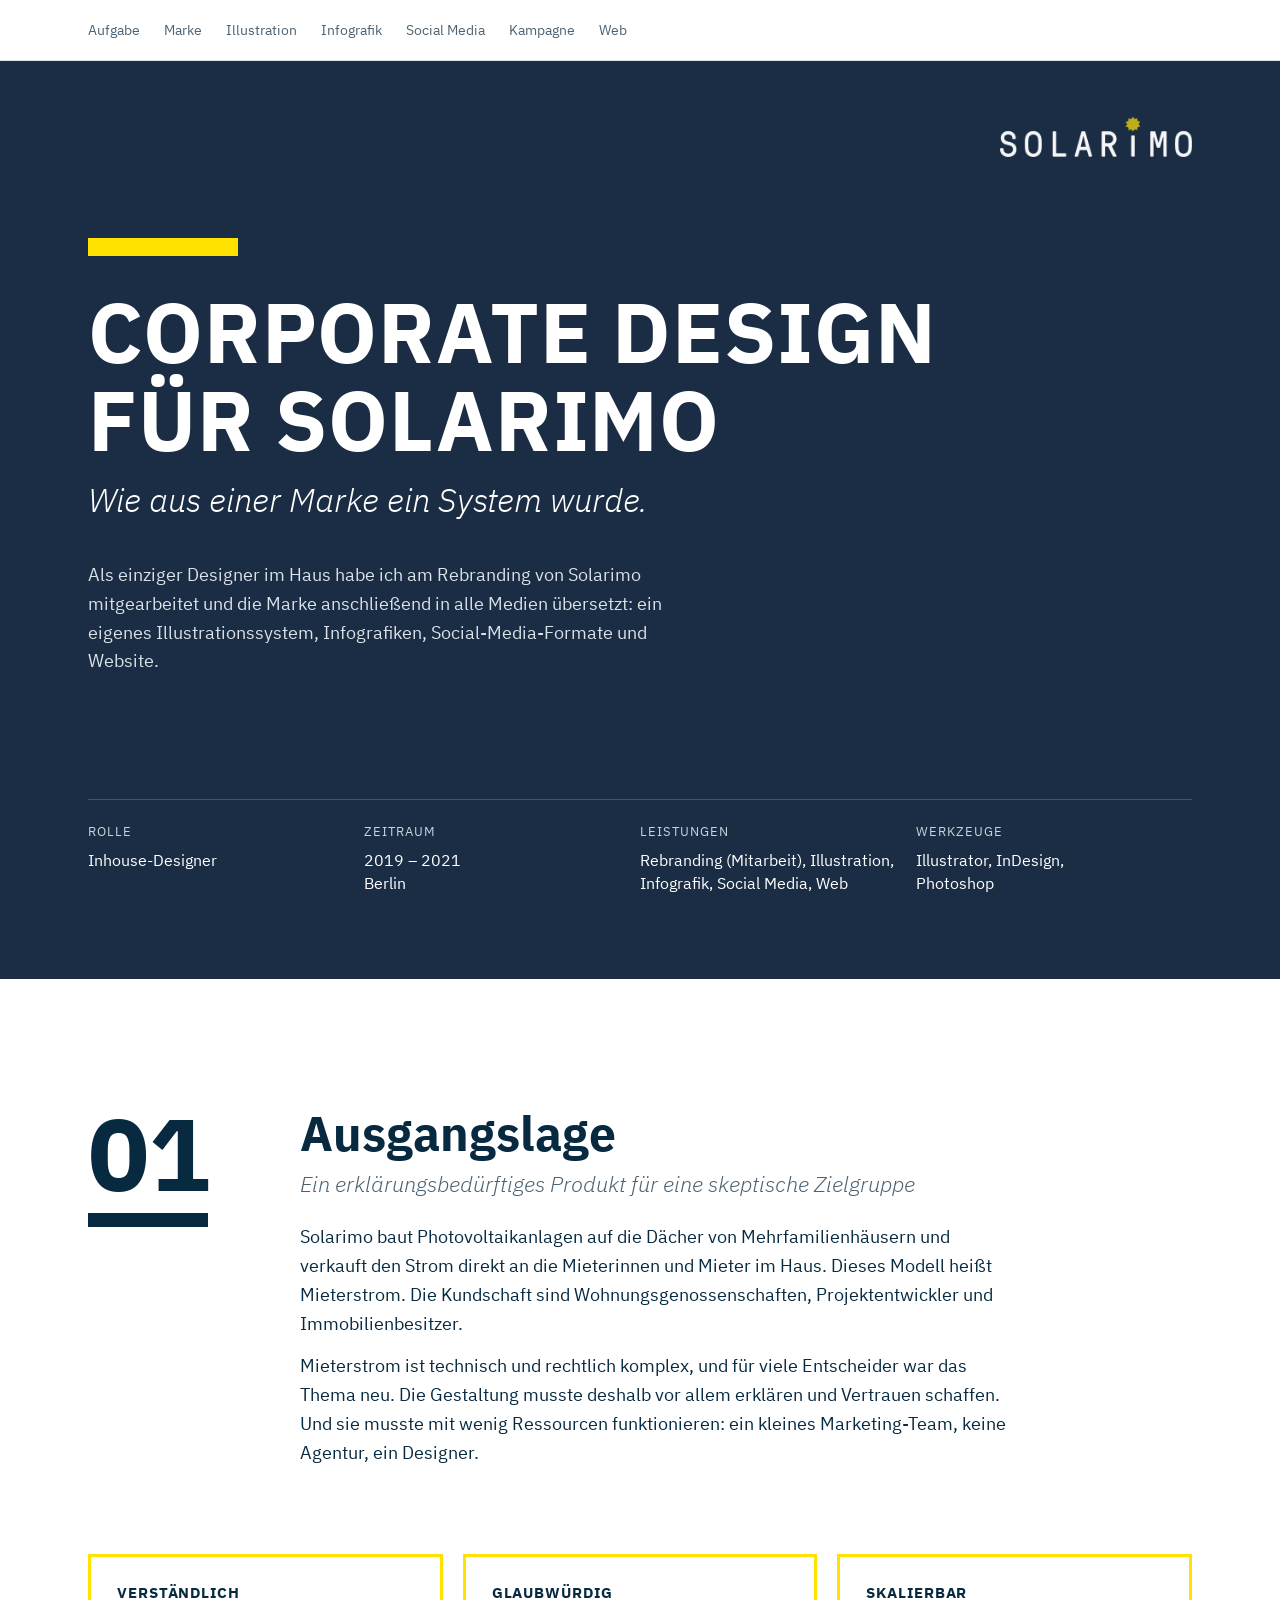
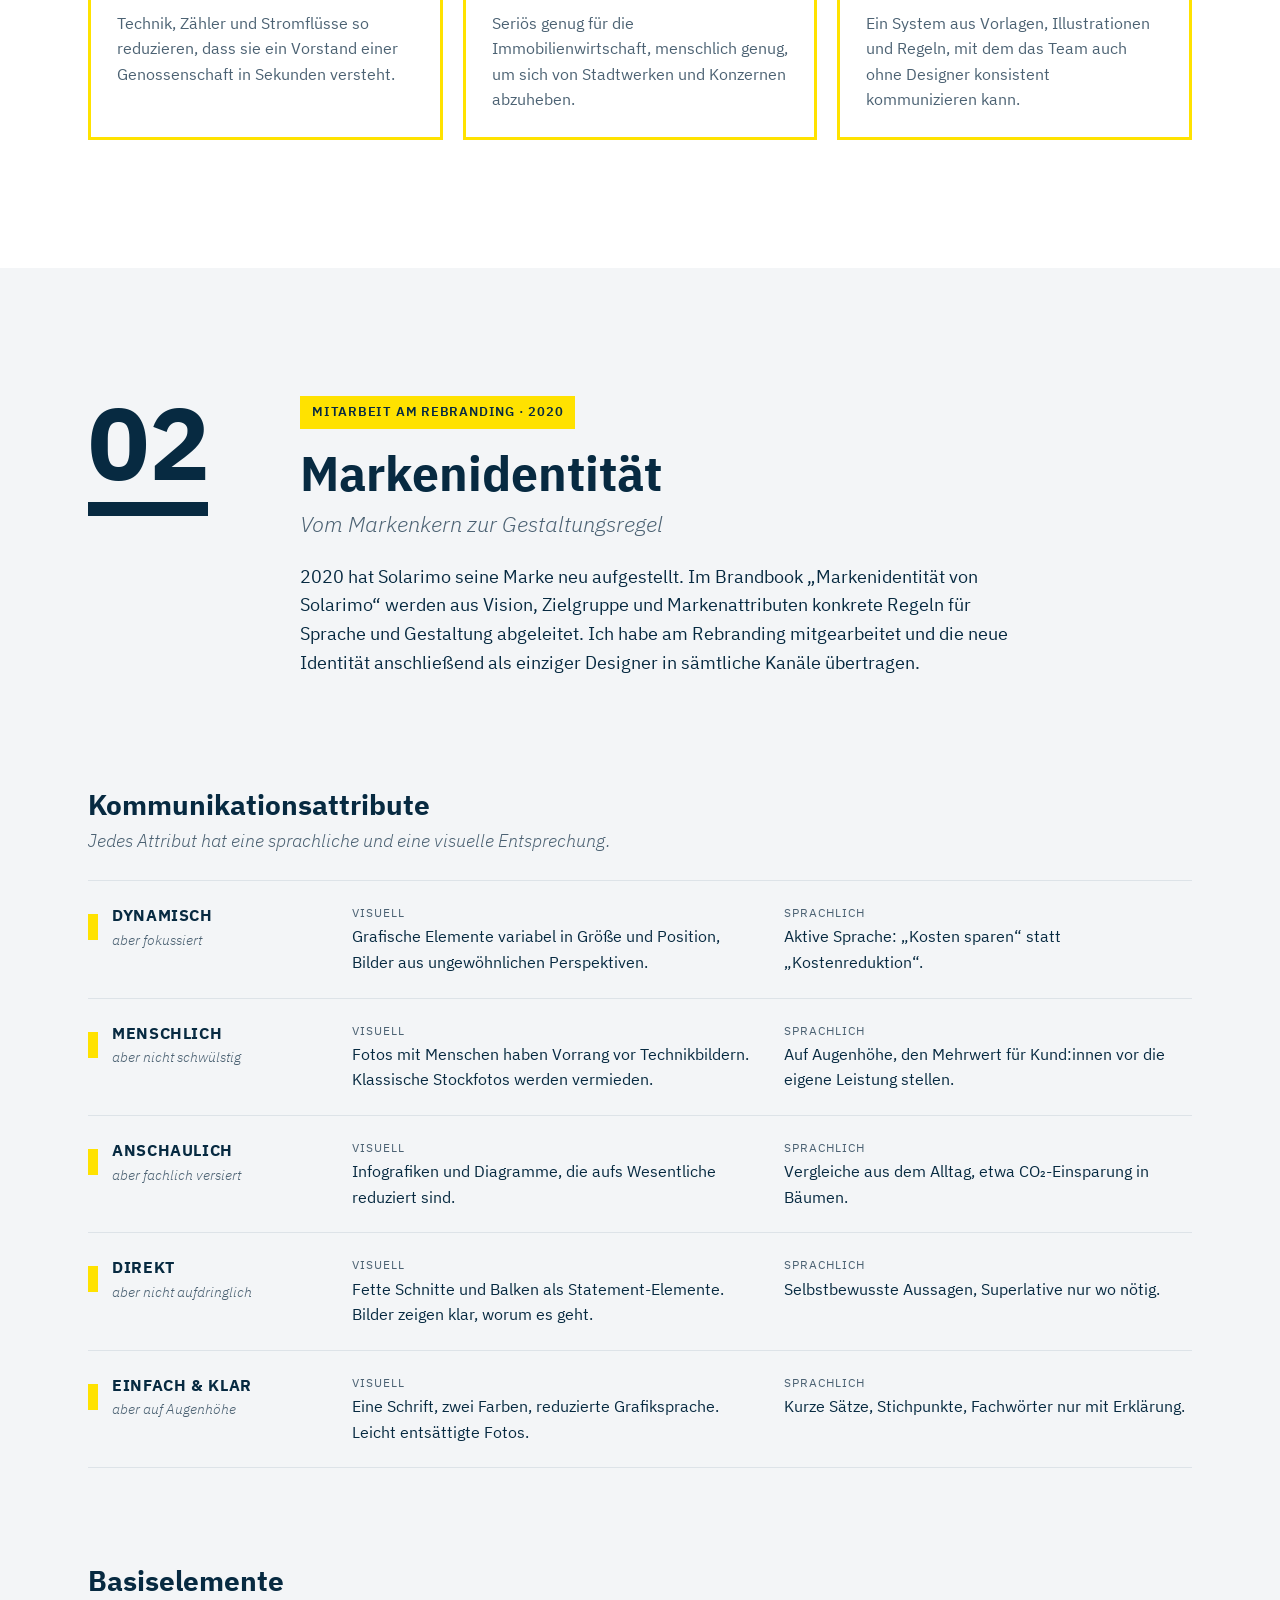
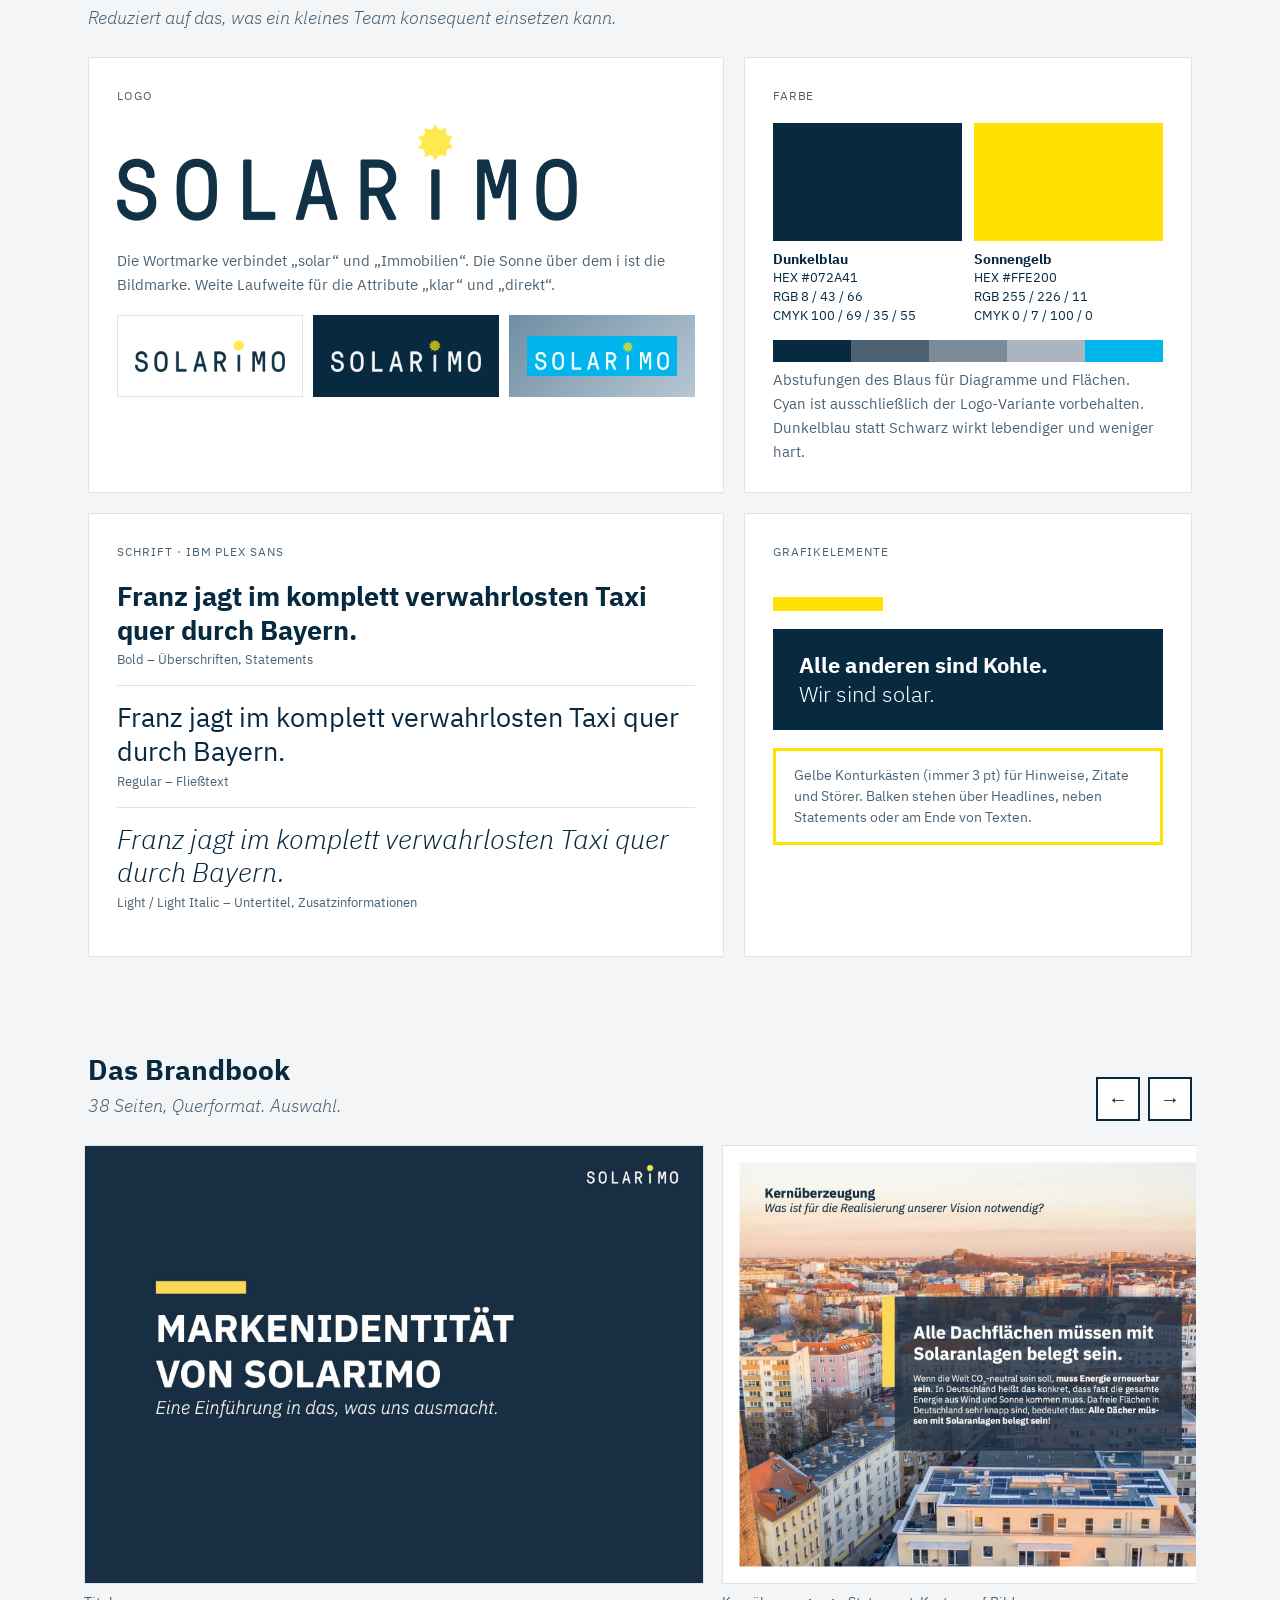
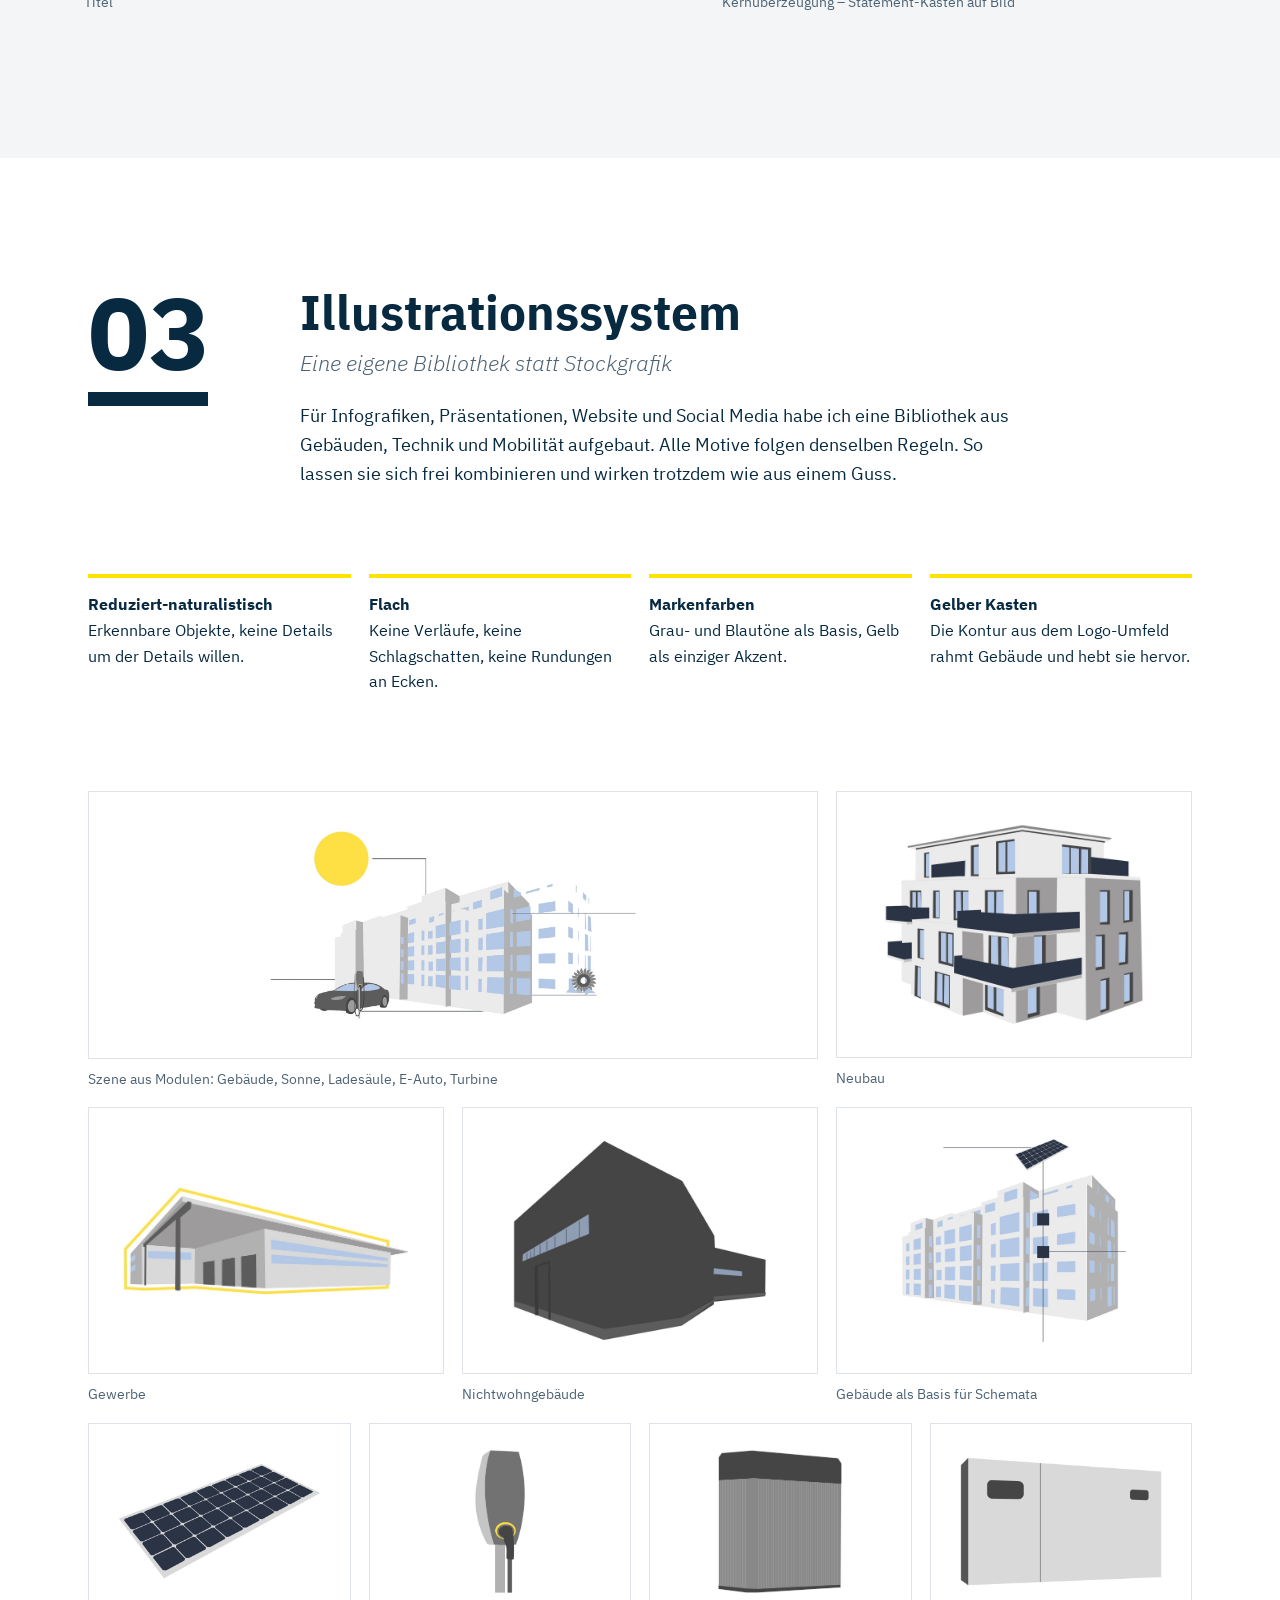
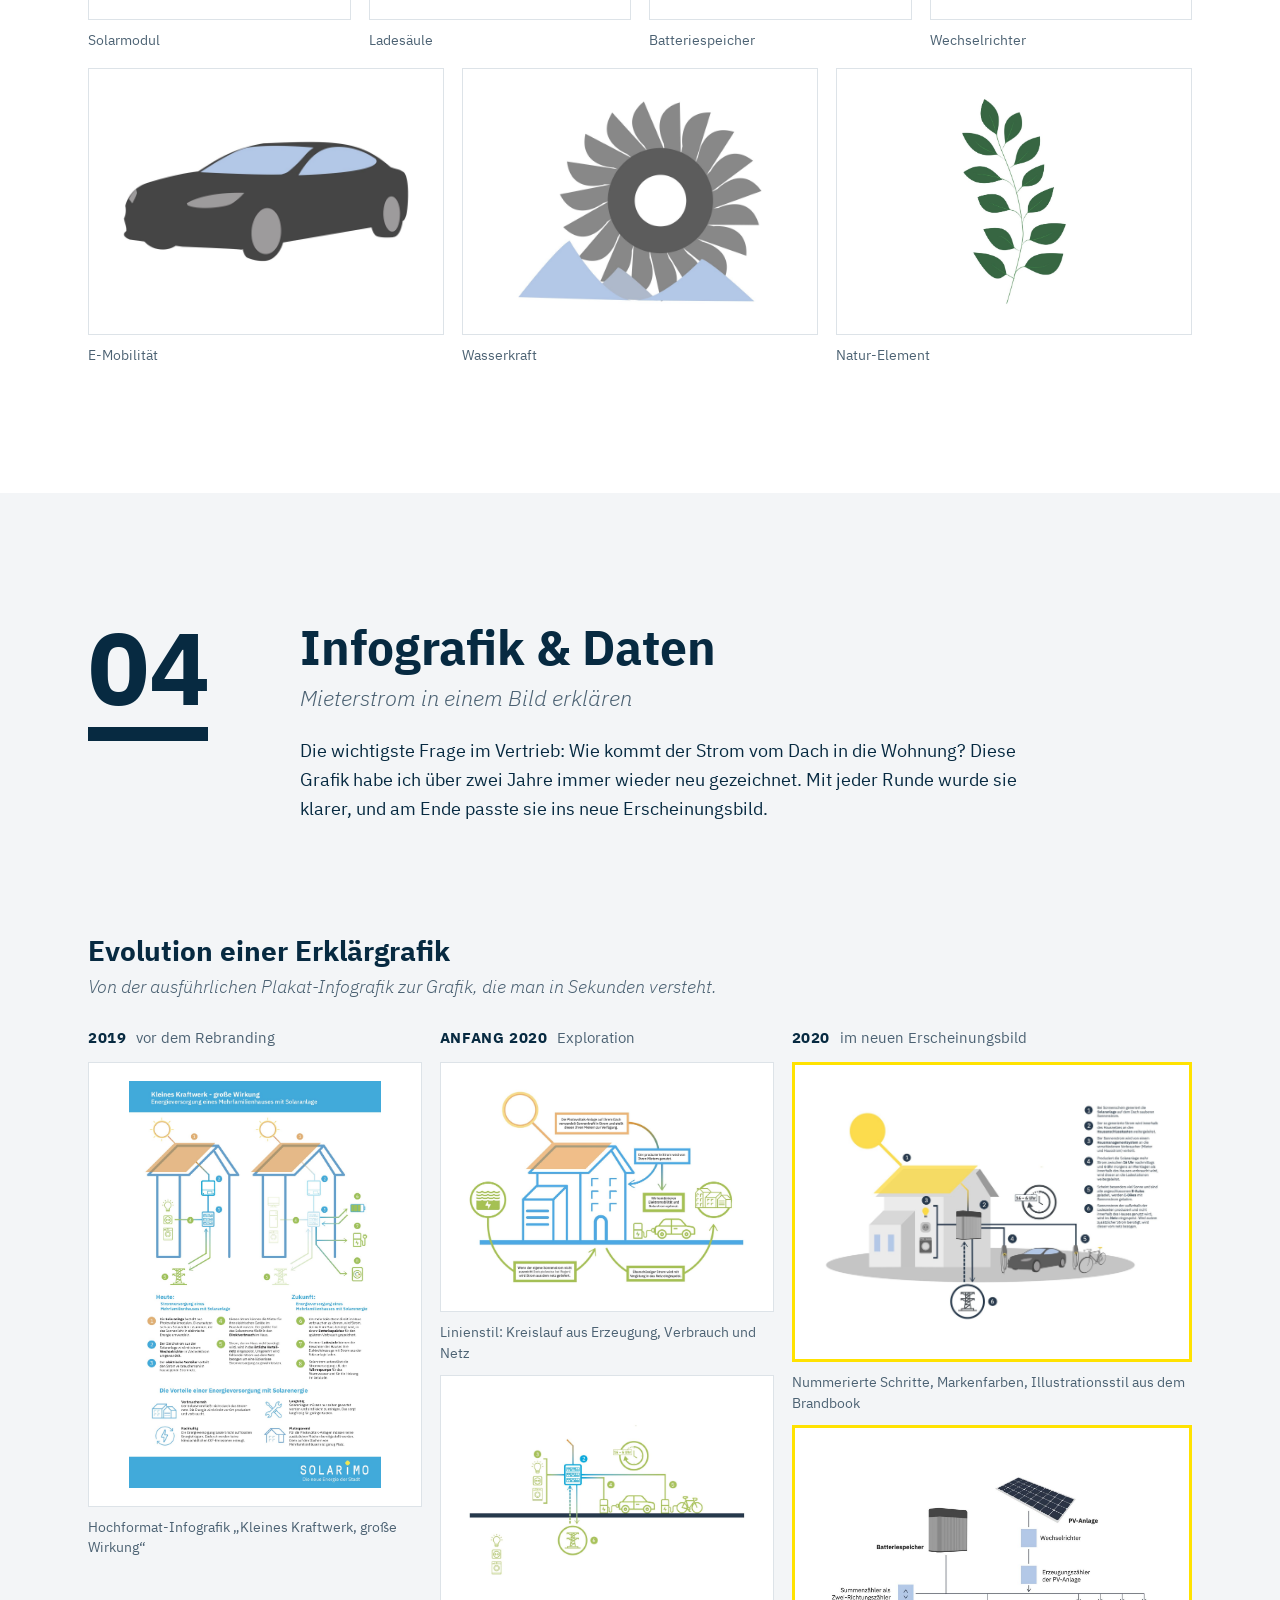
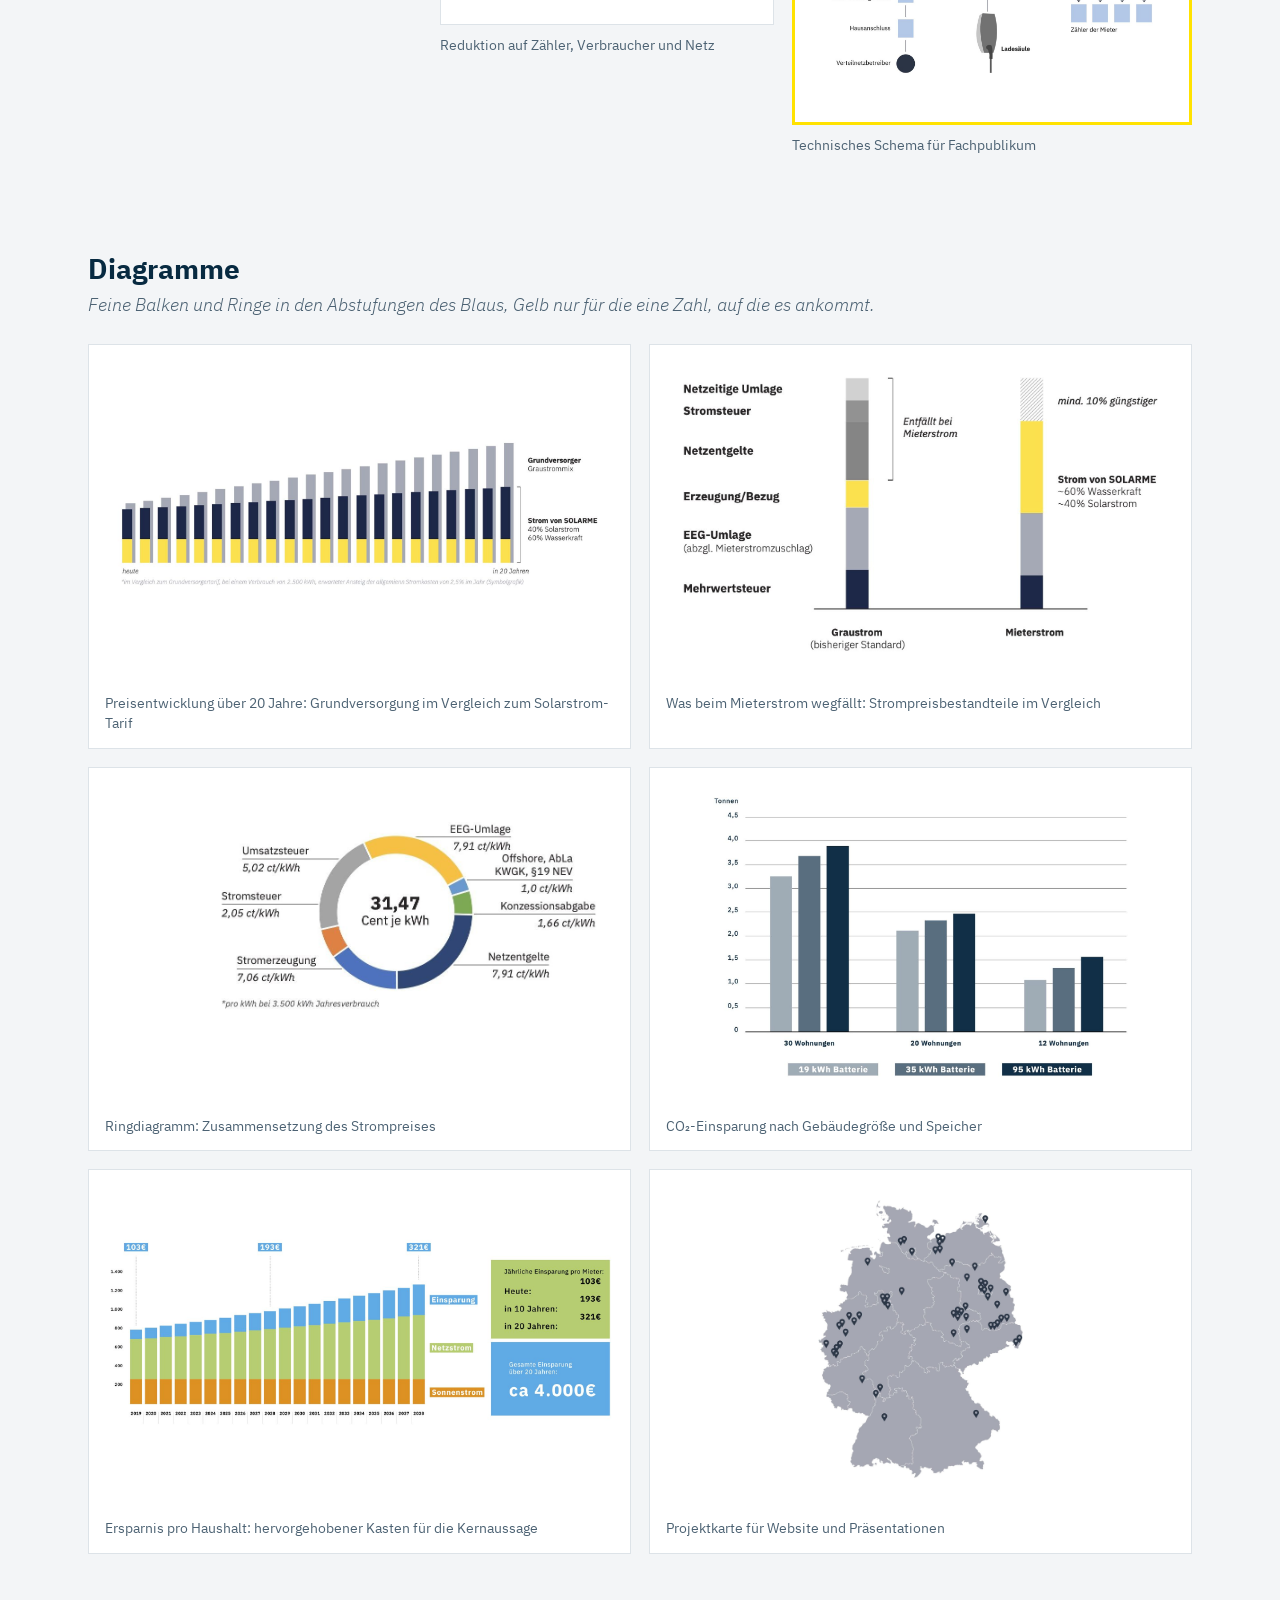
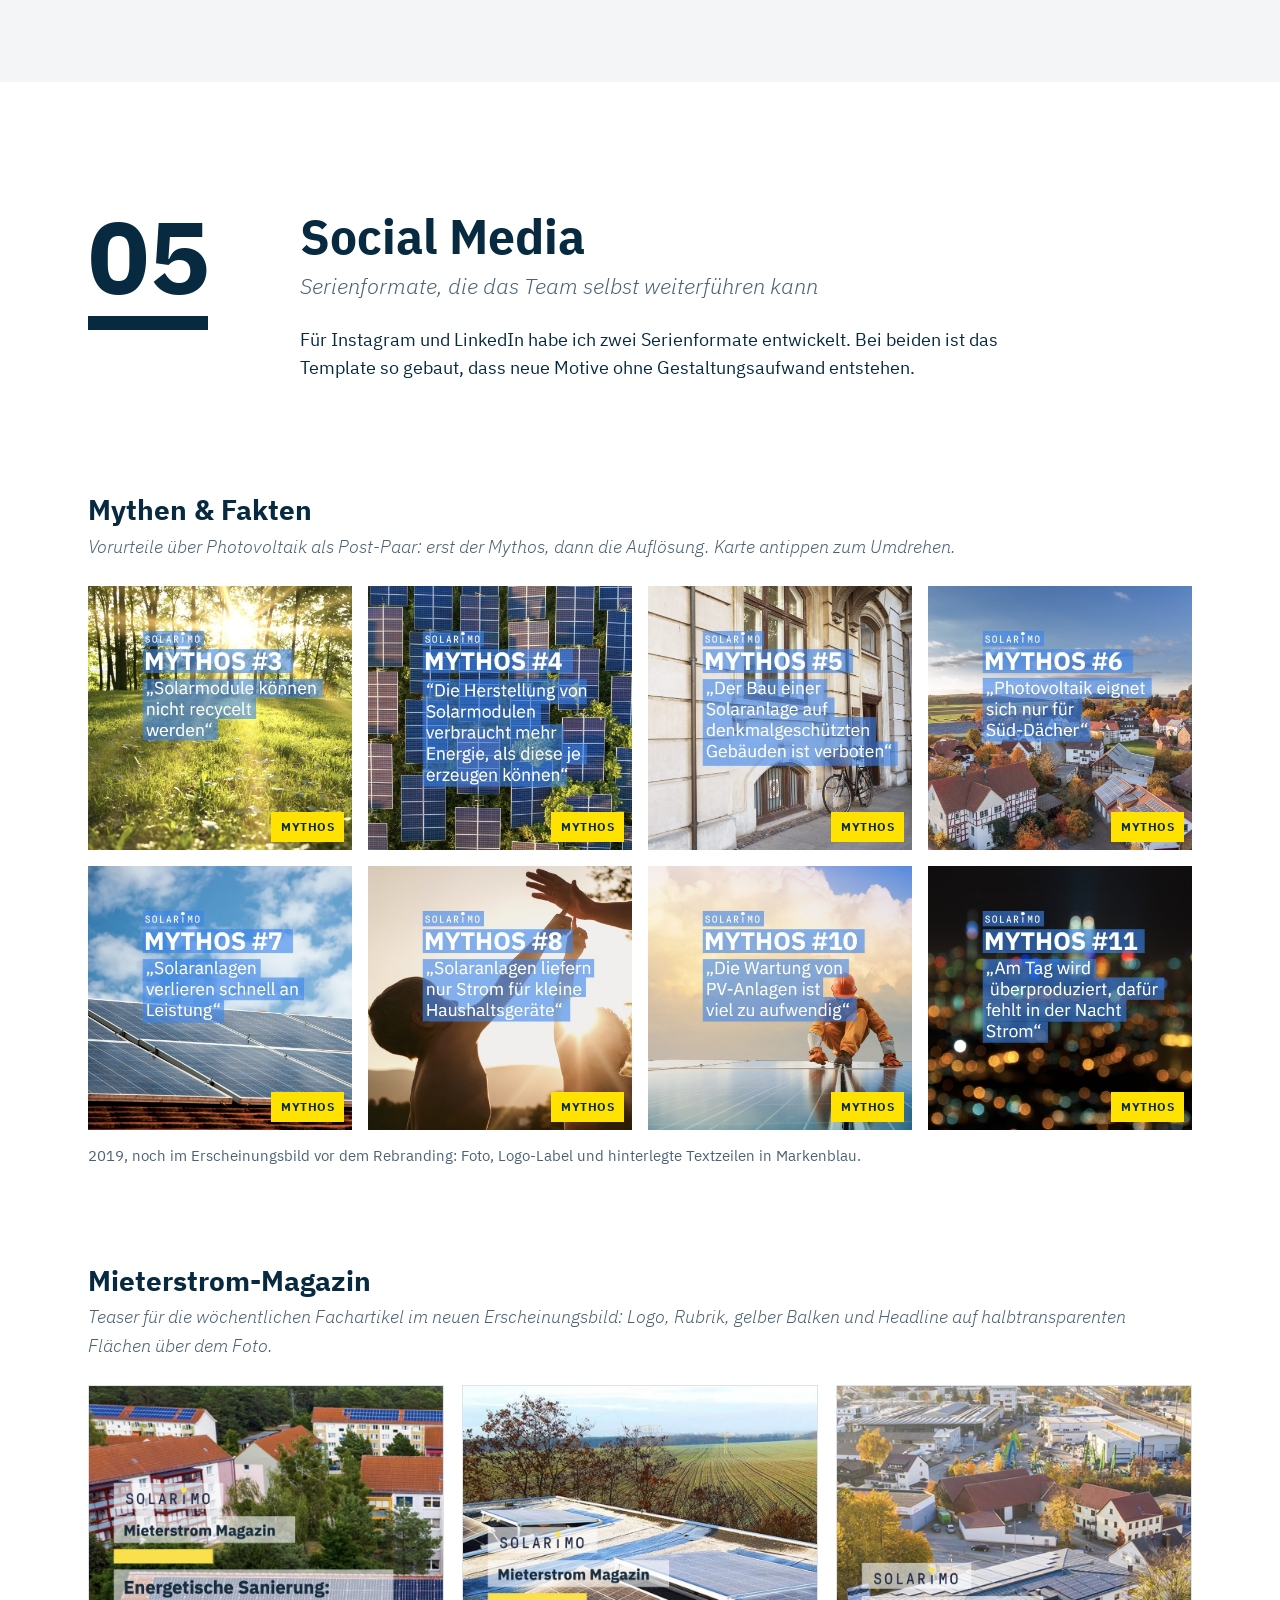
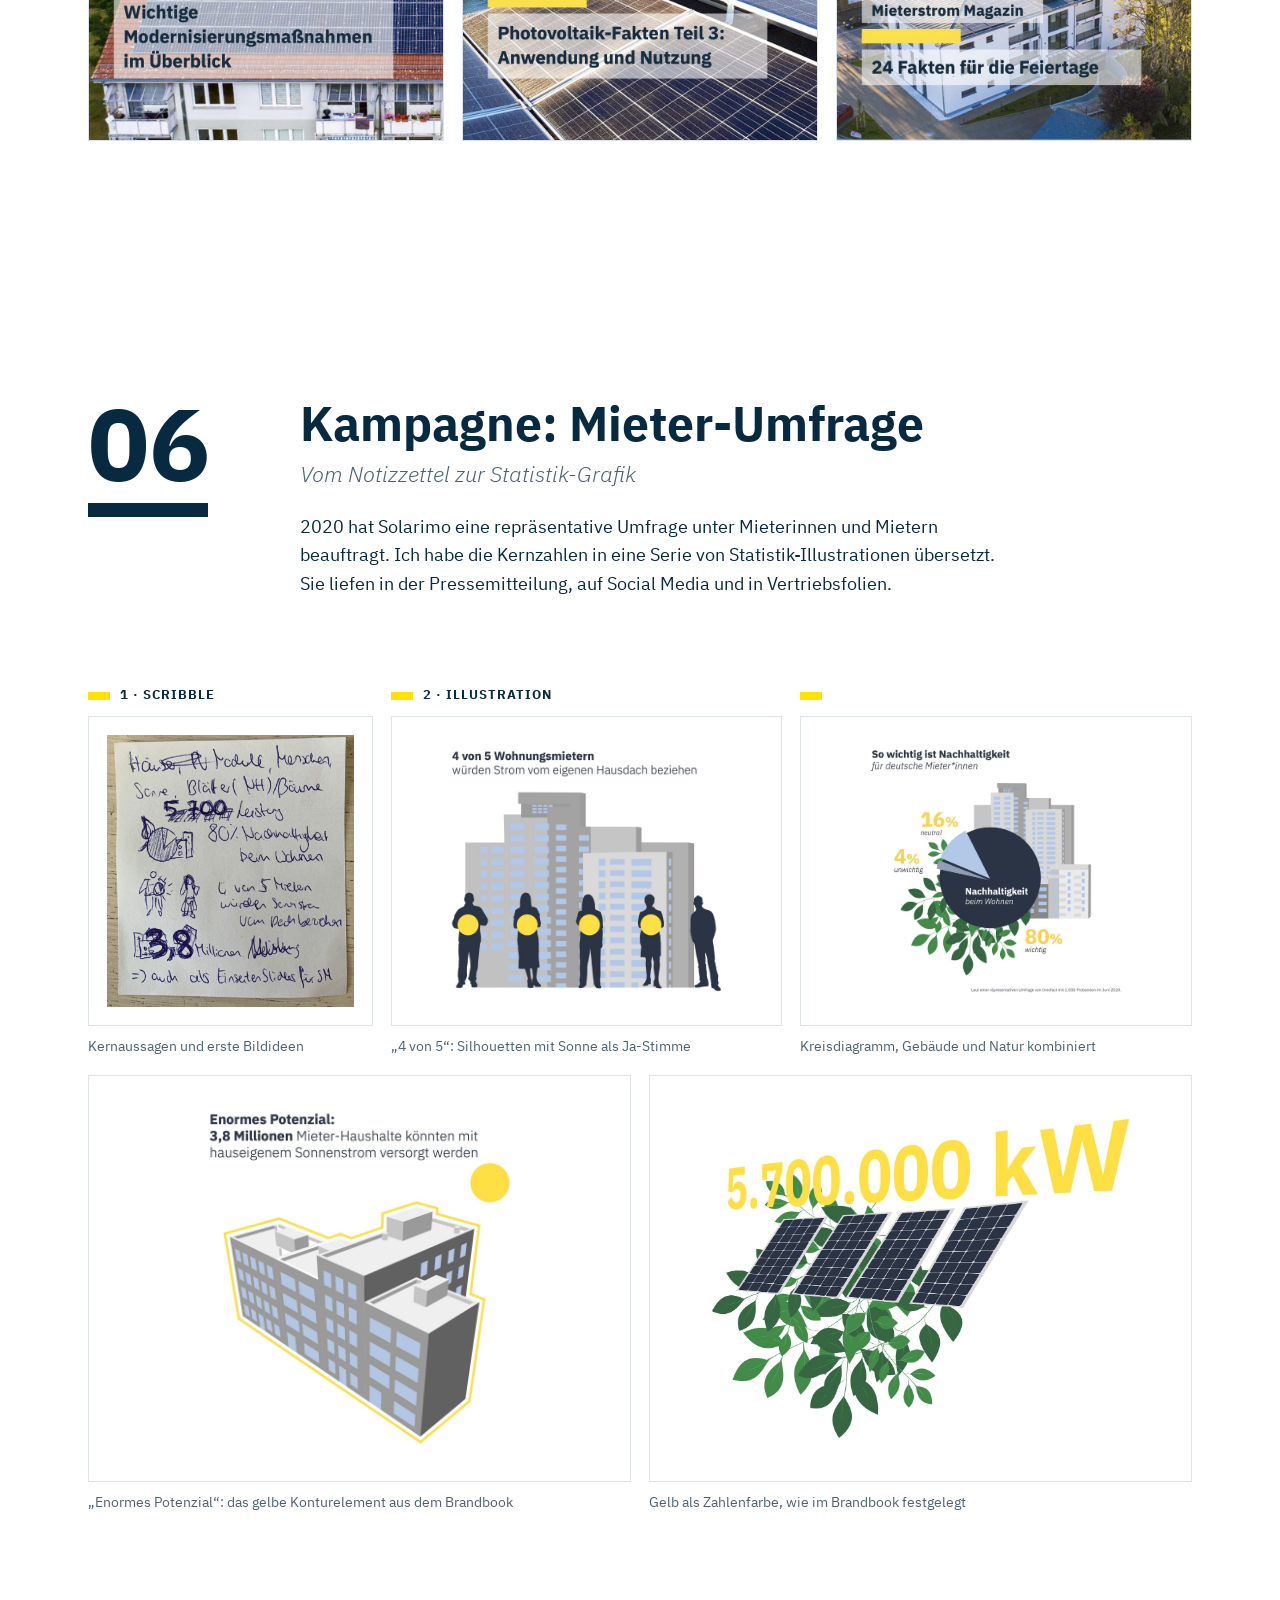
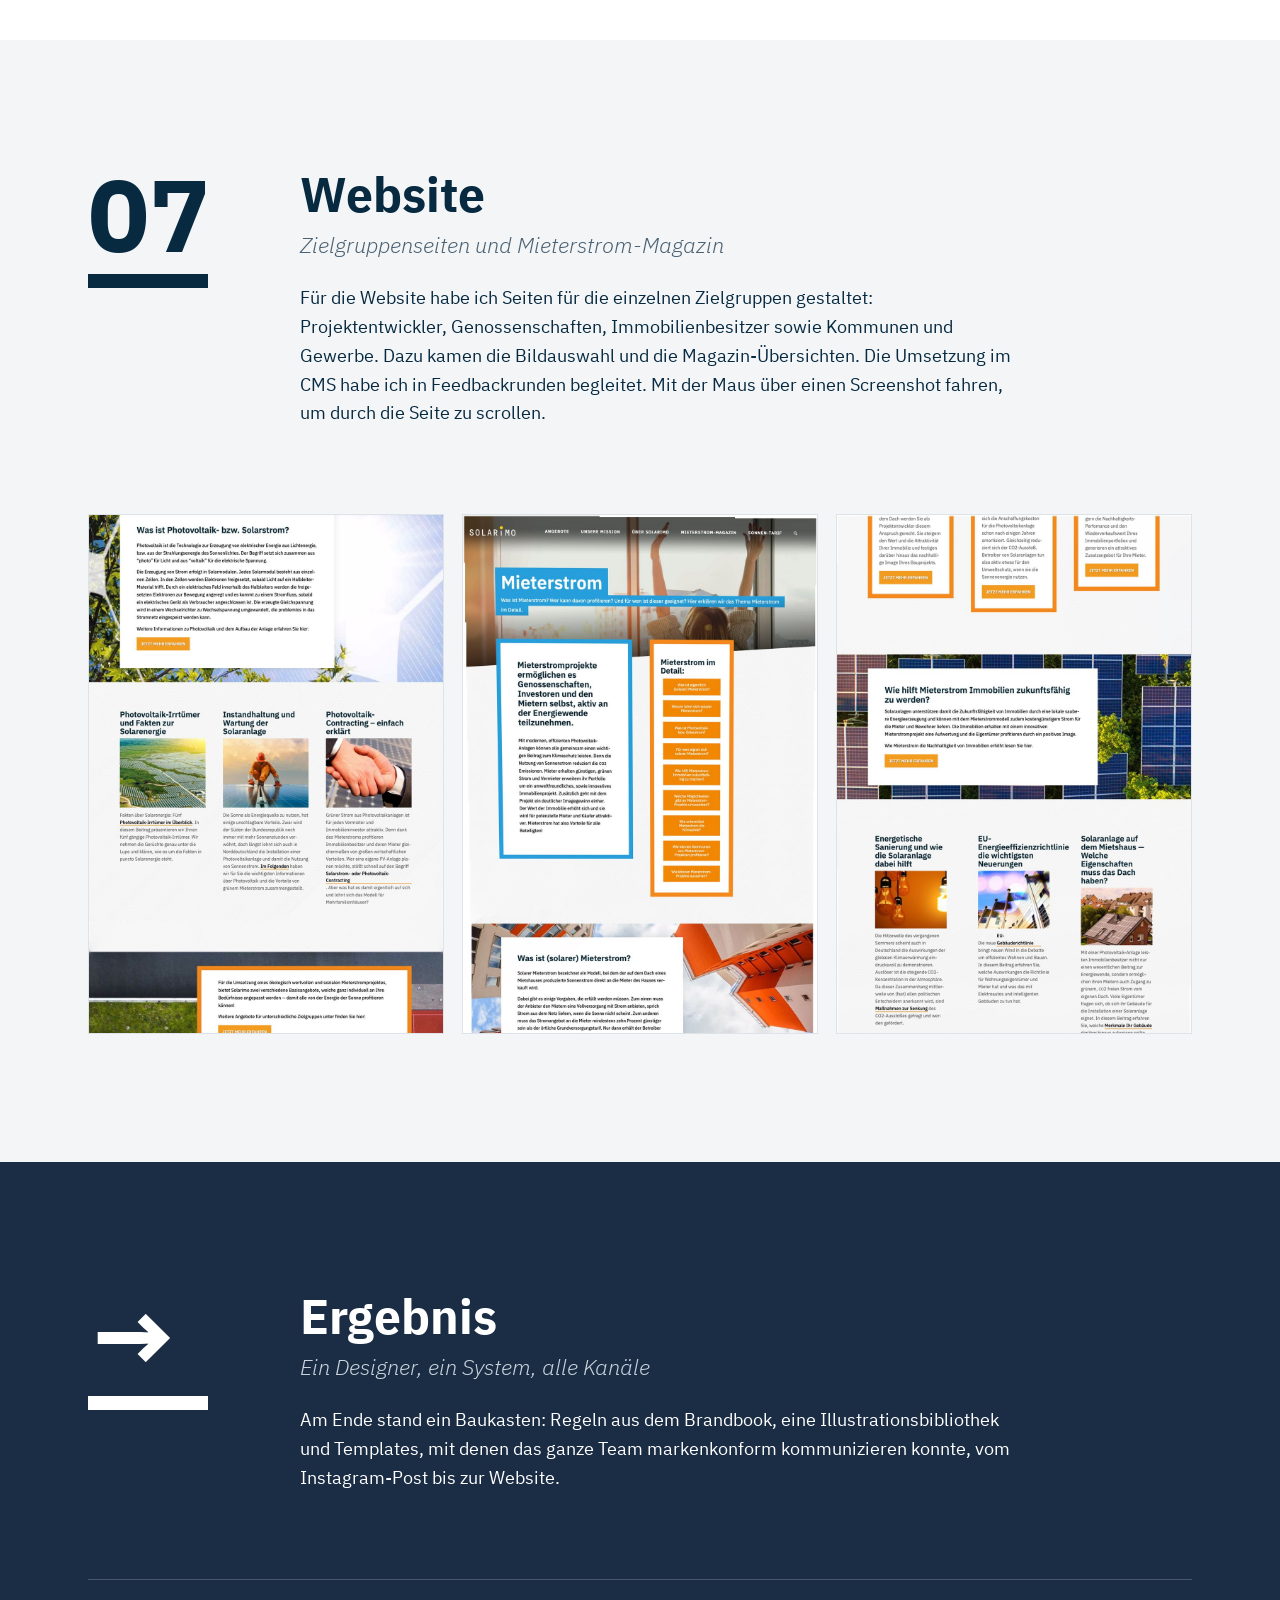
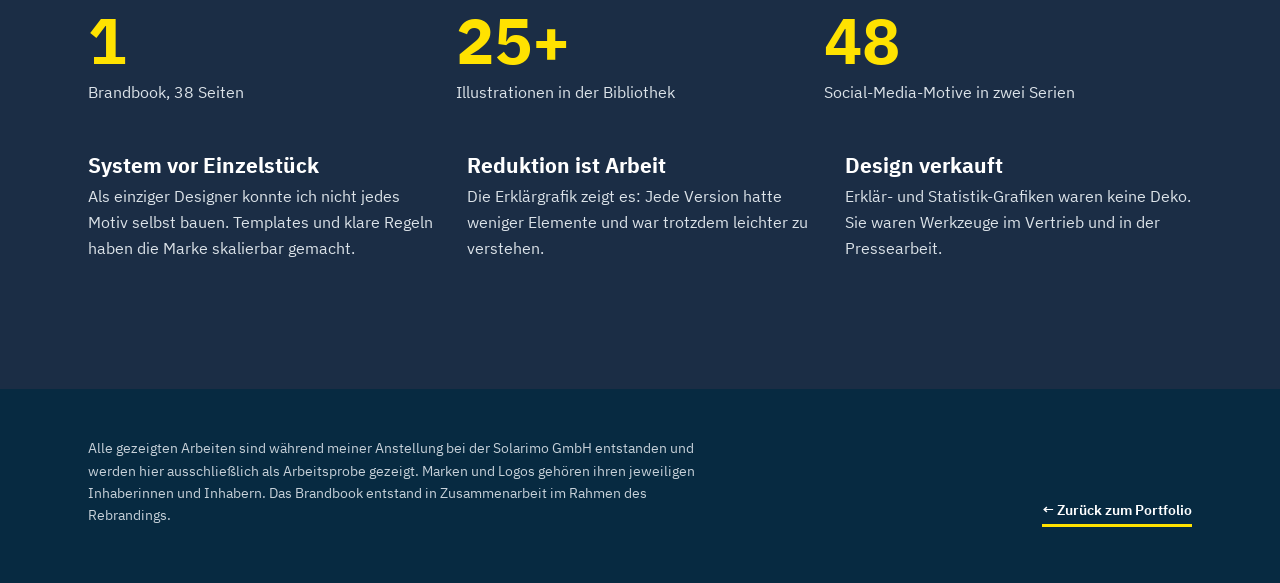
<file: projects/solarimo/index.html>
<!doctype html>
<html lang="de">
<head>
  <meta charset="utf-8">
  <meta name="viewport" content="width=device-width, initial-scale=1">
  <title>Solarimo – Case Study Corporate Design</title>
  <meta name="description" content="Case Study: Corporate Design, Illustrationssystem, Infografik, Social Media und Website für Solarimo, einen Berliner Anbieter von solarem Mieterstrom (2019–2021).">
  <meta property="og:title" content="Solarimo – Case Study Corporate Design">
  <meta property="og:description" content="Corporate Design für solaren Mieterstrom: Markenidentität, Illustration, Infografik, Social Media und Web.">
  <meta property="og:image" content="assets/img/brand/bb-01.jpg">
  <link rel="preload" href="assets/fonts/IBMPlexSans-Regular.woff2" as="font" type="font/woff2" crossorigin>
  <link rel="preload" href="assets/fonts/IBMPlexSans-Bold.woff2" as="font" type="font/woff2" crossorigin>
  <link rel="stylesheet" href="assets/css/style.css?v=5">
</head>
<body>
<a class="skip" href="#inhalt">Zum Inhalt springen</a>

<nav class="nav" aria-label="Kapitel">
  <div class="wrap">
    <div class="nav__links">
      <a href="#aufgabe">Aufgabe</a>
      <a href="#marke">Marke</a>
      <a href="#illustration">Illustration</a>
      <a href="#infografik">Infografik</a>
      <a href="#social">Social Media</a>
      <a href="#kampagne">Kampagne</a>
      <a href="#web">Web</a>
    </div>
  </div>
</nav>

<header class="hero" id="top">
  <div class="wrap hero__cover">
    <img class="hero__logo" src="assets/img/logo-solarimo-weiss.png" alt="Solarimo" width="900" height="189">
    <span class="bar" aria-hidden="true"></span>
    <h1>Corporate Design<br>für Solarimo</h1>
    <p class="hero__sub">Wie aus einer Marke ein System wurde.</p>
    <p class="hero__lead">Als einziger Designer im Haus habe ich am Rebranding von Solarimo mitgearbeitet und die Marke anschließend in alle Medien übersetzt: ein eigenes Illustrationssystem, Infografiken, Social-Media-Formate und Website.</p>
  </div>
  <div class="wrap hero__facts">
    <dl class="facts">
      <div><dt>Rolle</dt><dd>Inhouse-Designer</dd></div>
      <div><dt>Zeitraum</dt><dd>2019 – 2021<br>Berlin</dd></div>
      <div><dt>Leistungen</dt><dd>Rebranding (Mitarbeit), Illustration, Infografik, Social Media, Web</dd></div>
      <div><dt>Werkzeuge</dt><dd>Illustrator, InDesign,<br>Photoshop</dd></div>
    </dl>
  </div>
</header>

<main id="inhalt">

<!-- 01 Aufgabe -->
<section id="aufgabe">
  <div class="wrap">
    <div class="chapter reveal">
      <div class="chapter__num">01</div>
      <div>
        <h2>Ausgangslage</h2>
        <p class="kicker">Ein erklärungsbedürftiges Produkt für eine skeptische Zielgruppe</p>
        <p>Solarimo baut Photovoltaikanlagen auf die Dächer von Mehrfamilienhäusern und verkauft den Strom direkt an die Mieterinnen und Mieter im Haus. Dieses Modell heißt Mieterstrom. Die Kundschaft sind Wohnungsgenossenschaften, Projektentwickler und Immobilienbesitzer.</p>
        <p>Mieterstrom ist technisch und rechtlich komplex, und für viele Entscheider war das Thema neu. Die Gestaltung musste deshalb vor allem erklären und Vertrauen schaffen. Und sie musste mit wenig Ressourcen funktionieren: ein kleines Marketing-Team, keine Agentur, ein Designer.</p>
      </div>
    </div>
    <div class="boxes reveal">
      <div class="box"><b>Verständlich</b><p>Technik, Zähler und Stromflüsse so reduzieren, dass sie ein Vorstand einer Genossenschaft in Sekunden versteht.</p></div>
      <div class="box"><b>Glaubwürdig</b><p>Seriös genug für die Immobilienwirtschaft, menschlich genug, um sich von Stadtwerken und Konzernen abzuheben.</p></div>
      <div class="box"><b>Skalierbar</b><p>Ein System aus Vorlagen, Illustrationen und Regeln, mit dem das Team auch ohne Designer konsistent kommunizieren kann.</p></div>
    </div>
  </div>
</section>

<!-- 02 Marke -->
<section id="marke" class="alt">
  <div class="wrap">
    <div class="chapter reveal">
      <div class="chapter__num">02</div>
      <div>
        <span class="tag">Mitarbeit am Rebranding · 2020</span>
        <h2>Markenidentität</h2>
        <p class="kicker">Vom Markenkern zur Gestaltungsregel</p>
        <p>2020 hat Solarimo seine Marke neu aufgestellt. Im Brandbook „Markenidentität von Solarimo“ werden aus Vision, Zielgruppe und Markenattributen konkrete Regeln für Sprache und Gestaltung abgeleitet. Ich habe am Rebranding mitgearbeitet und die neue Identität anschließend als einziger Designer in sämtliche Kanäle übertragen.</p>
      </div>
    </div>

    <div class="block reveal">
      <h3>Kommunikationsattribute</h3>
      <p class="sub">Jedes Attribut hat eine sprachliche und eine visuelle Entsprechung.</p>
      <div class="attrs">
        <div class="attr"><div class="attr__name"><span>Dynamisch<small>aber fokussiert</small></span></div><p><span class="lbl">Visuell</span>Grafische Elemente variabel in Größe und Position, Bilder aus ungewöhnlichen Perspektiven.</p><p><span class="lbl">Sprachlich</span>Aktive Sprache: „Kosten sparen“ statt „Kostenreduktion“.</p></div>
        <div class="attr"><div class="attr__name"><span>Menschlich<small>aber nicht schwülstig</small></span></div><p><span class="lbl">Visuell</span>Fotos mit Menschen haben Vorrang vor Technikbildern. Klassische Stockfotos werden vermieden.</p><p><span class="lbl">Sprachlich</span>Auf Augenhöhe, den Mehrwert für Kund:innen vor die eigene Leistung stellen.</p></div>
        <div class="attr"><div class="attr__name"><span>Anschaulich<small>aber fachlich versiert</small></span></div><p><span class="lbl">Visuell</span>Infografiken und Diagramme, die aufs Wesentliche reduziert sind.</p><p><span class="lbl">Sprachlich</span>Vergleiche aus dem Alltag, etwa CO₂-Einsparung in Bäumen.</p></div>
        <div class="attr"><div class="attr__name"><span>Direkt<small>aber nicht aufdringlich</small></span></div><p><span class="lbl">Visuell</span>Fette Schnitte und Balken als Statement-Elemente. Bilder zeigen klar, worum es geht.</p><p><span class="lbl">Sprachlich</span>Selbstbewusste Aussagen, Superlative nur wo nötig.</p></div>
        <div class="attr"><div class="attr__name"><span>Einfach &amp; klar<small>aber auf Augenhöhe</small></span></div><p><span class="lbl">Visuell</span>Eine Schrift, zwei Farben, reduzierte Grafiksprache. Leicht entsättigte Fotos.</p><p><span class="lbl">Sprachlich</span>Kurze Sätze, Stichpunkte, Fachwörter nur mit Erklärung.</p></div>
      </div>
    </div>

    <div class="block reveal">
      <h3>Basiselemente</h3>
      <p class="sub">Reduziert auf das, was ein kleines Team konsequent einsetzen kann.</p>
      <div class="basics">
        <div class="tile t-logo">
          <p class="tile__label">Logo</p>
          <img class="logo-main" src="assets/img/logo-solarimo.png" alt="Solarimo Wortmarke mit Sonne" width="900" height="189">
          <p class="small" style="margin:0 0 18px">Die Wortmarke verbindet „solar“ und „Immobilien“. Die Sonne über dem i ist die Bildmarke. Weite Laufweite für die Attribute „klar“ und „direkt“.</p>
          <div class="logo-variants">
            <div class="lv-white"><img src="assets/img/logo-solarimo.png" alt="Logo auf Weiß" width="900" height="189" loading="lazy"></div>
            <div class="lv-navy"><img src="assets/img/logo-solarimo-weiss.png" alt="Logo invertiert auf Dunkelblau" width="900" height="189" loading="lazy"></div>
            <div class="lv-cyan"><span><img src="assets/img/logo-solarimo-weiss.png" alt="Logo im cyanfarbenen Kasten auf unruhigem Hintergrund" width="900" height="189" loading="lazy"></span></div>
          </div>
        </div>
        <div class="tile t-colors">
          <p class="tile__label">Farbe</p>
          <div class="swatches">
            <div class="sw"><i style="background:var(--navy)"></i><b>Dunkelblau</b>HEX #072A41<br>RGB 8 / 43 / 66<br>CMYK 100 / 69 / 35 / 55</div>
            <div class="sw"><i style="background:var(--yellow)"></i><b>Sonnengelb</b>HEX #FFE200<br>RGB 255 / 226 / 11<br>CMYK 0 / 7 / 100 / 0</div>
          </div>
          <div class="tints" aria-hidden="true"><span style="background:var(--navy)"></span><span style="background:var(--navy-75)"></span><span style="background:var(--navy-50)"></span><span style="background:var(--navy-30)"></span><span style="background:var(--cyan)"></span></div>
          <p class="small" style="margin:0">Abstufungen des Blaus für Diagramme und Flächen. Cyan ist ausschließlich der Logo-Variante vorbehalten. Dunkelblau statt Schwarz wirkt lebendiger und weniger hart.</p>
        </div>
        <div class="tile t-type">
          <p class="tile__label">Schrift · IBM Plex Sans</p>
          <div class="type-row"><div class="s" style="font-weight:700">Franz jagt im komplett verwahrlosten Taxi quer durch Bayern.</div><div class="m">Bold – Überschriften, Statements</div></div>
          <div class="type-row"><div class="s">Franz jagt im komplett verwahrlosten Taxi quer durch Bayern.</div><div class="m">Regular – Fließtext</div></div>
          <div class="type-row"><div class="s" style="font-weight:300;font-style:italic">Franz jagt im komplett verwahrlosten Taxi quer durch Bayern.</div><div class="m">Light / Light Italic – Untertitel, Zusatzinformationen</div></div>
        </div>
        <div class="tile t-elements">
          <p class="tile__label">Grafikelemente</p>
          <span class="bar" style="margin:0" aria-hidden="true"></span>
          <div class="statement"><b>Alle anderen sind Kohle.</b><span>Wir sind solar.</span></div>
          <div class="outline-note">Gelbe Konturkästen (immer 3 pt) für Hinweise, Zitate und Störer. Balken stehen über Headlines, neben Statements oder am Ende von Texten.</div>
        </div>
      </div>
    </div>

    <div class="block reveal">
      <div class="rail-head">
        <div><h3>Das Brandbook</h3><p class="sub" style="margin:0">38 Seiten, Querformat. Auswahl.</p></div>
        <div class="rail-ctrl" data-rail="spreads"><button type="button" data-dir="prev" aria-label="Zurück">←</button><button type="button" data-dir="next" aria-label="Weiter">→</button></div>
      </div>
      <div class="rail" id="spreads" data-group>
        <figure><img class="zoom" src="assets/img/brand/bb-01.jpg" alt="Brandbook Titel: Markenidentität von Solarimo" loading="lazy"><figcaption>Titel</figcaption></figure>
        <figure><img class="zoom" src="assets/img/brand/bb-07.jpg" alt="Brandbook: Kernüberzeugung" loading="lazy"><figcaption>Kernüberzeugung – Statement-Kasten auf Bild</figcaption></figure>
        <figure><img class="zoom" src="assets/img/brand/bb-08.jpg" alt="Brandbook: Mission" loading="lazy"><figcaption>Mission</figcaption></figure>
        <figure><img class="zoom" src="assets/img/brand/bb-10.jpg" alt="Brandbook: Markenattribute" loading="lazy"><figcaption>Markenattribute</figcaption></figure>
        <figure><img class="zoom" src="assets/img/brand/bb-12.jpg" alt="Brandbook: Leistungsumfang" loading="lazy"><figcaption>Leistungsumfang als Prozessgrafik</figcaption></figure>
        <figure><img class="zoom" src="assets/img/brand/bb-20.jpg" alt="Brandbook: Kapiteltrenner Markenauftritt" loading="lazy"><figcaption>Kapiteltrenner</figcaption></figure>
        <figure><img class="zoom" src="assets/img/brand/bb-21.jpg" alt="Brandbook: Von Markenattributen zu Kommunikationsattributen" loading="lazy"><figcaption>Von Marken- zu Kommunikationsattributen</figcaption></figure>
        <figure><img class="zoom" src="assets/img/brand/bb-24.jpg" alt="Brandbook: Sprache in der Anwendung" loading="lazy"><figcaption>Tonalität nach Medium</figcaption></figure>
        <figure><img class="zoom" src="assets/img/brand/bb-27.jpg" alt="Brandbook: Farbpalette" loading="lazy"><figcaption>Farbpalette</figcaption></figure>
        <figure><img class="zoom" src="assets/img/brand/bb-28.jpg" alt="Brandbook: Schrift und Schnitte" loading="lazy"><figcaption>Schrift und Schnitte</figcaption></figure>
        <figure><img class="zoom" src="assets/img/brand/bb-29.jpg" alt="Brandbook: Grafikelemente" loading="lazy"><figcaption>Grafikelemente</figcaption></figure>
        <figure><img class="zoom" src="assets/img/brand/bb-30.jpg" alt="Brandbook: Diagramme" loading="lazy"><figcaption>Diagrammsprache</figcaption></figure>
        <figure><img class="zoom" src="assets/img/brand/bb-31.jpg" alt="Brandbook: Illustrationsstil" loading="lazy"><figcaption>Illustrationsstil</figcaption></figure>
        <figure><img class="zoom" src="assets/img/brand/bb-33.jpg" alt="Brandbook: Bildwelt Menschen" loading="lazy"><figcaption>Bildwelt Menschen</figcaption></figure>
        <figure><img class="zoom" src="assets/img/brand/bb-34.jpg" alt="Brandbook: Bildwelt Natur" loading="lazy"><figcaption>Bildwelt Natur</figcaption></figure>
        <figure><img class="zoom" src="assets/img/brand/bb-35.jpg" alt="Brandbook: Bildwelt Stadt und Architektur" loading="lazy"><figcaption>Bildwelt Stadt &amp; Architektur</figcaption></figure>
        <figure><img class="zoom" src="assets/img/brand/bb-38.jpg" alt="Brandbook: Rückseite" loading="lazy"><figcaption>Rückseite</figcaption></figure>
      </div>
    </div>
  </div>
</section>

<!-- 03 Illustration -->
<section id="illustration">
  <div class="wrap">
    <div class="chapter reveal">
      <div class="chapter__num">03</div>
      <div>
        <h2>Illustrationssystem</h2>
        <p class="kicker">Eine eigene Bibliothek statt Stockgrafik</p>
        <p>Für Infografiken, Präsentationen, Website und Social Media habe ich eine Bibliothek aus Gebäuden, Technik und Mobilität aufgebaut. Alle Motive folgen denselben Regeln. So lassen sie sich frei kombinieren und wirken trotzdem wie aus einem Guss.</p>
      </div>
    </div>
    <ul class="rules reveal">
      <li><b>Reduziert-naturalistisch</b>Erkennbare Objekte, keine Details um der Details willen.</li>
      <li><b>Flach</b>Keine Verläufe, keine Schlagschatten, keine Rundungen an Ecken.</li>
      <li><b>Markenfarben</b>Grau- und Blautöne als Basis, Gelb als einziger Akzent.</li>
      <li><b>Gelber Kasten</b>Die Kontur aus dem Logo-Umfeld rahmt Gebäude und hebt sie hervor.</li>
    </ul>
    <div class="illu-grid block reveal" data-group>
      <figure class="span-8"><div class="fit"><img class="zoom" src="assets/img/illu/il-04.jpg" alt="Szene: Mehrfamilienhaus mit Sonne, Ladesäule, E-Auto und Wasserkraft" loading="lazy"></div><figcaption>Szene aus Modulen: Gebäude, Sonne, Ladesäule, E-Auto, Turbine</figcaption></figure>
      <figure class="span-4"><div class="fit"><img class="zoom" src="assets/img/illu/il-01.jpg" alt="Neubau-Mehrfamilienhaus isometrisch" loading="lazy"></div><figcaption>Neubau</figcaption></figure>
      <figure class="span-4"><div class="fit"><img class="zoom" src="assets/img/illu/il-08.jpg" alt="Gewerbebau mit gelber Kontur" loading="lazy"></div><figcaption>Gewerbe</figcaption></figure>
      <figure class="span-4"><div class="fit"><img class="zoom" src="assets/img/illu/il-09.jpg" alt="Moderne Halle in Dunkelgrau" loading="lazy"></div><figcaption>Nichtwohngebäude</figcaption></figure>
      <figure class="span-4"><div class="fit"><img class="zoom" src="assets/img/illu/il-15.jpg" alt="Mehrfamilienhaus mit Leitungsschema" loading="lazy"></div><figcaption>Gebäude als Basis für Schemata</figcaption></figure>
      <figure class="span-3"><div class="fit"><img class="zoom" src="assets/img/illu/il-03.jpg" alt="Solarmodul" loading="lazy"></div><figcaption>Solarmodul</figcaption></figure>
      <figure class="span-3"><div class="fit"><img class="zoom" src="assets/img/illu/il-14.jpg" alt="Ladesäule mit gelbem Akzent" loading="lazy"></div><figcaption>Ladesäule</figcaption></figure>
      <figure class="span-3"><div class="fit"><img class="zoom" src="assets/img/illu/il-12.jpg" alt="Batteriespeicher" loading="lazy"></div><figcaption>Batteriespeicher</figcaption></figure>
      <figure class="span-3"><div class="fit"><img class="zoom" src="assets/img/illu/il-16.jpg" alt="Wechselrichter" loading="lazy"></div><figcaption>Wechselrichter</figcaption></figure>
      <figure class="span-4"><div class="fit"><img class="zoom" src="assets/img/illu/il-06.jpg" alt="Elektroauto" loading="lazy"></div><figcaption>E-Mobilität</figcaption></figure>
      <figure class="span-4"><div class="fit"><img class="zoom" src="assets/img/illu/il-13.jpg" alt="Wasserturbine vor Bergen" loading="lazy"></div><figcaption>Wasserkraft</figcaption></figure>
      <figure class="span-4"><div class="fit"><img class="zoom" src="assets/img/illu/il-21.jpg" alt="Zweig mit Blättern" loading="lazy"></div><figcaption>Natur-Element</figcaption></figure>
    </div>
  </div>
</section>

<!-- 04 Infografik -->
<section id="infografik" class="alt">
  <div class="wrap">
    <div class="chapter reveal">
      <div class="chapter__num">04</div>
      <div>
        <h2>Infografik &amp; Daten</h2>
        <p class="kicker">Mieterstrom in einem Bild erklären</p>
        <p>Die wichtigste Frage im Vertrieb: Wie kommt der Strom vom Dach in die Wohnung? Diese Grafik habe ich über zwei Jahre immer wieder neu gezeichnet. Mit jeder Runde wurde sie klarer, und am Ende passte sie ins neue Erscheinungsbild.</p>
      </div>
    </div>

    <div class="block reveal">
      <h3>Evolution einer Erklärgrafik</h3>
      <p class="sub">Von der ausführlichen Plakat-Infografik zur Grafik, die man in Sekunden versteht.</p>
      <div class="evo" data-group>
        <div class="evo__step">
          <div class="evo__label">2019 <span>vor dem Rebranding</span></div>
          <div class="stack">
            <figure><div class="fit" style="aspect-ratio:3/4"><img class="zoom" src="assets/img/info/2019-energie.jpg" alt="Infografik 2019: Energieversorgung heute und in Zukunft" loading="lazy"></div><figcaption>Hochformat-Infografik „Kleines Kraftwerk, große Wirkung“</figcaption></figure>
          </div>
        </div>
        <div class="evo__step">
          <div class="evo__label">Anfang 2020 <span>Exploration</span></div>
          <div class="stack">
            <figure><div class="fit"><img class="zoom" src="assets/img/info/wie-3.jpg" alt="Linienstil-Variante: Stromkreislauf um das Haus" loading="lazy"></div><figcaption>Linienstil: Kreislauf aus Erzeugung, Verbrauch und Netz</figcaption></figure>
            <figure><div class="fit"><img class="zoom" src="assets/img/info/phil-2.jpg" alt="Reduzierte Variante mit Zählerschrank und Verbrauchern" loading="lazy"></div><figcaption>Reduktion auf Zähler, Verbraucher und Netz</figcaption></figure>
          </div>
        </div>
        <div class="evo__step evo__step--final">
          <div class="evo__label">2020 <span>im neuen Erscheinungsbild</span></div>
          <div class="stack">
            <figure><div class="fit"><img class="zoom" src="assets/img/info/phil-3.jpg" alt="Finale Infografik: Haus mit gelbem Dach, Zähler, E-Auto und Netz, nummerierte Schritte" loading="lazy"></div><figcaption>Nummerierte Schritte, Markenfarben, Illustrationsstil aus dem Brandbook</figcaption></figure>
            <figure><div class="fit"><img class="zoom" src="assets/img/illu/il-11.jpg" alt="Technisches Schema der PV-Integration" loading="lazy"></div><figcaption>Technisches Schema für Fachpublikum</figcaption></figure>
          </div>
        </div>
      </div>
    </div>

    <div class="block reveal">
      <h3>Diagramme</h3>
      <p class="sub">Feine Balken und Ringe in den Abstufungen des Blaus, Gelb nur für die eine Zahl, auf die es ankommt.</p>
      <div class="grid g2 charts" data-group>
        <figure class="card"><img class="zoom" src="assets/img/info/strom-1.jpg" alt="Balkendiagramm: Strompreisentwicklung Grundversorger vs. Solarstrom über 20 Jahre" loading="lazy"><figcaption style="padding:10px 16px 14px">Preisentwicklung über 20 Jahre: Grundversorgung im Vergleich zum Solarstrom-Tarif</figcaption></figure>
        <figure class="card"><img class="zoom" src="assets/img/info/strom-2.jpg" alt="Gestapelte Säulen: Zusammensetzung Graustrom vs. Mieterstrom" loading="lazy"><figcaption style="padding:10px 16px 14px">Was beim Mieterstrom wegfällt: Strompreisbestandteile im Vergleich</figcaption></figure>
        <figure class="card"><img class="zoom" src="assets/img/info/strom-3.jpg" alt="Ringdiagramm: Zusammensetzung des Strompreises 31,47 Cent je kWh" loading="lazy"><figcaption style="padding:10px 16px 14px">Ringdiagramm: Zusammensetzung des Strompreises</figcaption></figure>
        <figure class="card"><img class="zoom" src="assets/img/info/saeule-1.jpg" alt="Säulendiagramm: CO₂-Einsparung nach Gebäudegröße und Batteriekapazität" loading="lazy"><figcaption style="padding:10px 16px 14px">CO₂-Einsparung nach Gebäudegröße und Speicher</figcaption></figure>
        <figure class="card"><img class="zoom" src="assets/img/info/einsparung-a.jpg" alt="Ersparnis pro Mieter über 20 Jahre, frühe Farbvariante" loading="lazy"><figcaption style="padding:10px 16px 14px">Ersparnis pro Haushalt: hervorgehobener Kasten für die Kernaussage</figcaption></figure>
        <figure class="card"><img class="zoom" src="assets/img/info/karte.jpg" alt="Deutschlandkarte mit Projektstandorten" loading="lazy"><figcaption style="padding:10px 16px 14px">Projektkarte für Website und Präsentationen</figcaption></figure>
      </div>
    </div>
  </div>
</section>

<!-- 05 Social -->
<section id="social">
  <div class="wrap">
    <div class="chapter reveal">
      <div class="chapter__num">05</div>
      <div>
        <h2>Social Media</h2>
        <p class="kicker">Serienformate, die das Team selbst weiterführen kann</p>
        <p>Für Instagram und LinkedIn habe ich zwei Serienformate entwickelt. Bei beiden ist das Template so gebaut, dass neue Motive ohne Gestaltungsaufwand entstehen.</p>
      </div>
    </div>

    <div class="block reveal">
      <h3>Mythen &amp; Fakten</h3>
      <p class="sub">Vorurteile über Photovoltaik als Post-Paar: erst der Mythos, dann die Auflösung. Karte antippen zum Umdrehen.</p>
      <div class="flips">
        <button class="flip" type="button" aria-pressed="false" aria-label="Mythos 3 – umdrehen für den Fakt"><span class="flip__inner"><span class="flip__face"><img src="assets/img/social/myth-05.jpg" alt="Mythos 3: Solarmodule können nicht recycelt werden" loading="lazy"><span class="flip__hint">Mythos</span></span><span class="flip__face flip__face--back"><img src="assets/img/social/myth-11.jpg" alt="Fakt 3: bis zu 95 Prozent recycelbar" loading="lazy"><span class="flip__hint">Fakt</span></span></span></button>
        <button class="flip" type="button" aria-pressed="false" aria-label="Mythos 4 – umdrehen für den Fakt"><span class="flip__inner"><span class="flip__face"><img src="assets/img/social/myth-06.jpg" alt="Mythos 4: Herstellung verbraucht mehr Energie als erzeugt" loading="lazy"><span class="flip__hint">Mythos</span></span><span class="flip__face flip__face--back"><img src="assets/img/social/myth-12.jpg" alt="Fakt 4: Energie nach ein bis drei Jahren amortisiert" loading="lazy"><span class="flip__hint">Fakt</span></span></span></button>
        <button class="flip" type="button" aria-pressed="false" aria-label="Mythos 5 – umdrehen für den Fakt"><span class="flip__inner"><span class="flip__face"><img src="assets/img/social/myth-07.jpg" alt="Mythos 5: Solaranlagen auf denkmalgeschützten Gebäuden verboten" loading="lazy"><span class="flip__hint">Mythos</span></span><span class="flip__face flip__face--back"><img src="assets/img/social/myth-13.jpg" alt="Fakt 5: mit Zustimmung der Denkmalschutzbehörde möglich" loading="lazy"><span class="flip__hint">Fakt</span></span></span></button>
        <button class="flip" type="button" aria-pressed="false" aria-label="Mythos 6 – umdrehen für den Fakt"><span class="flip__inner"><span class="flip__face"><img src="assets/img/social/myth-08.jpg" alt="Mythos 6: Photovoltaik nur für Süd-Dächer" loading="lazy"><span class="flip__hint">Mythos</span></span><span class="flip__face flip__face--back"><img src="assets/img/social/myth-14.jpg" alt="Fakt 6: auch Ost- und West-Dächer liefern viel Strom" loading="lazy"><span class="flip__hint">Fakt</span></span></span></button>
        <button class="flip" type="button" aria-pressed="false" aria-label="Mythos 7 – umdrehen für den Fakt"><span class="flip__inner"><span class="flip__face"><img src="assets/img/social/myth-09.jpg" alt="Mythos 7: Solaranlagen verlieren schnell an Leistung" loading="lazy"><span class="flip__hint">Mythos</span></span><span class="flip__face flip__face--back"><img src="assets/img/social/myth-15.jpg" alt="Fakt 7: nur 0,5 bis 1 Prozent Verlust pro Jahr" loading="lazy"><span class="flip__hint">Fakt</span></span></span></button>
        <button class="flip" type="button" aria-pressed="false" aria-label="Mythos 8 – umdrehen für den Fakt"><span class="flip__inner"><span class="flip__face"><img src="assets/img/social/myth-10.jpg" alt="Mythos 8: Strom nur für kleine Haushaltsgeräte" loading="lazy"><span class="flip__hint">Mythos</span></span><span class="flip__face flip__face--back"><img src="assets/img/social/myth-16.jpg" alt="Fakt 8: auch Ladestation, Warmwasser und Heizung" loading="lazy"><span class="flip__hint">Fakt</span></span></span></button>
        <button class="flip" type="button" aria-pressed="false" aria-label="Mythos 10 – umdrehen für den Fakt"><span class="flip__inner"><span class="flip__face"><img src="assets/img/social/myth-18.jpg" alt="Mythos 10: Wartung zu aufwendig" loading="lazy"><span class="flip__hint">Mythos</span></span><span class="flip__face flip__face--back"><img src="assets/img/social/myth-22.jpg" alt="Fakt 10: störungs- und wartungsarm" loading="lazy"><span class="flip__hint">Fakt</span></span></span></button>
        <button class="flip" type="button" aria-pressed="false" aria-label="Mythos 11 – umdrehen für den Fakt"><span class="flip__inner"><span class="flip__face"><img src="assets/img/social/myth-19.jpg" alt="Mythos 11: nachts fehlt Strom" loading="lazy"><span class="flip__hint">Mythos</span></span><span class="flip__face flip__face--back"><img src="assets/img/social/myth-23.jpg" alt="Fakt 11: Netzbezug oder Speicher überbrücken die Nacht" loading="lazy"><span class="flip__hint">Fakt</span></span></span></button>
      </div>
      <p class="small" style="margin-top:14px">2019, noch im Erscheinungsbild vor dem Rebranding: Foto, Logo-Label und hinterlegte Textzeilen in Markenblau.</p>
    </div>

    <div class="block reveal">
      <h3>Mieterstrom-Magazin</h3>
      <p class="sub">Teaser für die wöchentlichen Fachartikel im neuen Erscheinungsbild: Logo, Rubrik, gelber Balken und Headline auf halbtransparenten Flächen über dem Foto.</p>
      <div class="mag mag--photo" data-group>
        <img class="zoom" src="assets/img/social/mag-17.jpg" alt="Magazin-Teaser: Energetische Sanierung" loading="lazy">
        <img class="zoom" src="assets/img/social/mag-20.jpg" alt="Magazin-Teaser: Photovoltaik-Fakten Teil 3" loading="lazy">
        <img class="zoom" src="assets/img/social/mag-24.jpg" alt="Magazin-Teaser: 24 Fakten für die Feiertage" loading="lazy">
      </div>
    </div>
  </div>
</section>

<!-- 06 Kampagne -->
<section id="kampagne">
  <div class="wrap">
    <div class="chapter reveal">
      <div class="chapter__num">06</div>
      <div>
        <h2>Kampagne: Mieter-Umfrage</h2>
        <p class="kicker">Vom Notizzettel zur Statistik-Grafik</p>
        <p>2020 hat Solarimo eine repräsentative Umfrage unter Mieterinnen und Mietern beauftragt. Ich habe die Kernzahlen in eine Serie von Statistik-Illustrationen übersetzt. Sie liefen in der Pressemitteilung, auf Social Media und in Vertriebsfolien.</p>
      </div>
    </div>
    <div class="process reveal" data-group>
      <figure><div class="step-no">1 · Scribble</div><div class="fit" style="aspect-ratio:auto"><img class="zoom" src="assets/img/illu/skizze.jpg" alt="Handskizze mit Kernzahlen: 80 % Nachhaltigkeit, 4 von 5 Mietern, 3,8 Millionen" loading="lazy"></div><figcaption>Kernaussagen und erste Bildideen</figcaption></figure>
      <figure><div class="step-no">2 · Illustration</div><div class="fit"><img class="zoom" src="assets/img/illu/il-23.jpg" alt="Illustration: 4 von 5 Wohnungsmietern würden Strom vom eigenen Hausdach beziehen" loading="lazy"></div><figcaption>„4 von 5“: Silhouetten mit Sonne als Ja-Stimme</figcaption></figure>
      <figure><div class="step-no">&nbsp;</div><div class="fit"><img class="zoom" src="assets/img/illu/il-20.jpg" alt="Illustration: So wichtig ist Nachhaltigkeit für deutsche Mieter*innen, 80 Prozent wichtig" loading="lazy"></div><figcaption>Kreisdiagramm, Gebäude und Natur kombiniert</figcaption></figure>
    </div>
    <div class="grid g2 block reveal" style="margin-top:18px" data-group>
      <figure><div class="fit"><img class="zoom" src="assets/img/illu/il-24.jpg" alt="Illustration: 3,8 Millionen Mieter-Haushalte könnten mit Sonnenstrom versorgt werden" loading="lazy"></div><figcaption>„Enormes Potenzial“: das gelbe Konturelement aus dem Brandbook</figcaption></figure>
      <figure><div class="fit"><img class="zoom" src="assets/img/illu/il-25.jpg" alt="Illustration: 5.700.000 kW mit Solarmodulen und Blättern" loading="lazy"></div><figcaption>Gelb als Zahlenfarbe, wie im Brandbook festgelegt</figcaption></figure>
    </div>
  </div>
</section>

<!-- 07 Web -->
<section id="web" class="alt">
  <div class="wrap">
    <div class="chapter reveal">
      <div class="chapter__num">07</div>
      <div>
        <h2>Website</h2>
        <p class="kicker">Zielgruppenseiten und Mieterstrom-Magazin</p>
        <p>Für die Website habe ich Seiten für die einzelnen Zielgruppen gestaltet: Projektentwickler, Genossenschaften, Immobilienbesitzer sowie Kommunen und Gewerbe. Dazu kamen die Bildauswahl und die Magazin-Übersichten. Die Umsetzung im CMS habe ich in Feedbackrunden begleitet. Mit der Maus über einen Screenshot fahren, um durch die Seite zu scrollen.</p>
      </div>
    </div>
    <div class="shots reveal" data-group>
      <div class="shot"><img class="zoom" src="assets/img/web/web-3.jpg" alt="Website: Startseite mit Zielgruppen-Kästen" loading="lazy"></div>
      <div class="shot"><img class="zoom" src="assets/img/web/web-6.jpg" alt="Website: Mieterstrom-Seite" loading="lazy"></div>
      <div class="shot"><img class="zoom" src="assets/img/web/web-4.jpg" alt="Website: Mieterstrom-Magazin" loading="lazy"></div>
    </div>
  </div>
</section>

<!-- Fazit -->
<section class="dark" id="fazit">
  <div class="wrap">
    <div class="chapter reveal">
      <div class="chapter__num">→</div>
      <div>
        <h2>Ergebnis</h2>
        <p class="kicker">Ein Designer, ein System, alle Kanäle</p>
        <p>Am Ende stand ein Baukasten: Regeln aus dem Brandbook, eine Illustrationsbibliothek und Templates, mit denen das ganze Team markenkonform kommunizieren konnte, vom Instagram-Post bis zur Website.</p>
      </div>
    </div>
    <div class="stats reveal">
      <div><b>1</b><span>Brandbook, 38 Seiten</span></div>
      <div><b>25+</b><span>Illustrationen in der Bibliothek</span></div>
      <div><b>48</b><span>Social-Media-Motive in zwei Serien</span></div>
    </div>
    <div class="learn reveal">
      <div><h3>System vor Einzelstück</h3><p>Als einziger Designer konnte ich nicht jedes Motiv selbst bauen. Templates und klare Regeln haben die Marke skalierbar gemacht.</p></div>
      <div><h3>Reduktion ist Arbeit</h3><p>Die Erklärgrafik zeigt es: Jede Version hatte weniger Elemente und war trotzdem leichter zu verstehen.</p></div>
      <div><h3>Design verkauft</h3><p>Erklär- und Statistik-Grafiken waren keine Deko. Sie waren Werkzeuge im Vertrieb und in der Pressearbeit.</p></div>
    </div>
  </div>
</section>

</main>

<footer>
  <div class="wrap">
    <p>Alle gezeigten Arbeiten sind während meiner Anstellung bei der Solarimo GmbH entstanden und werden hier ausschließlich als Arbeitsprobe gezeigt. Marken und Logos gehören ihren jeweiligen Inhaberinnen und Inhabern. Das Brandbook entstand in Zusammenarbeit im Rahmen des Rebrandings.</p>
    <a class="back" href="/">← Zurück zum Portfolio</a>
  </div>
</footer>

<div class="lb" role="dialog" aria-modal="true" aria-label="Bildansicht">
  <button class="lb__close" type="button" aria-label="Schließen">×</button>
  <button class="lb__prev" type="button" aria-label="Vorheriges Bild">‹</button>
  <button class="lb__next" type="button" aria-label="Nächstes Bild">›</button>
  <p class="lb__cap"></p>
</div>

<script src="assets/js/main.js?v=1"></script>
</body>
</html>
</file>
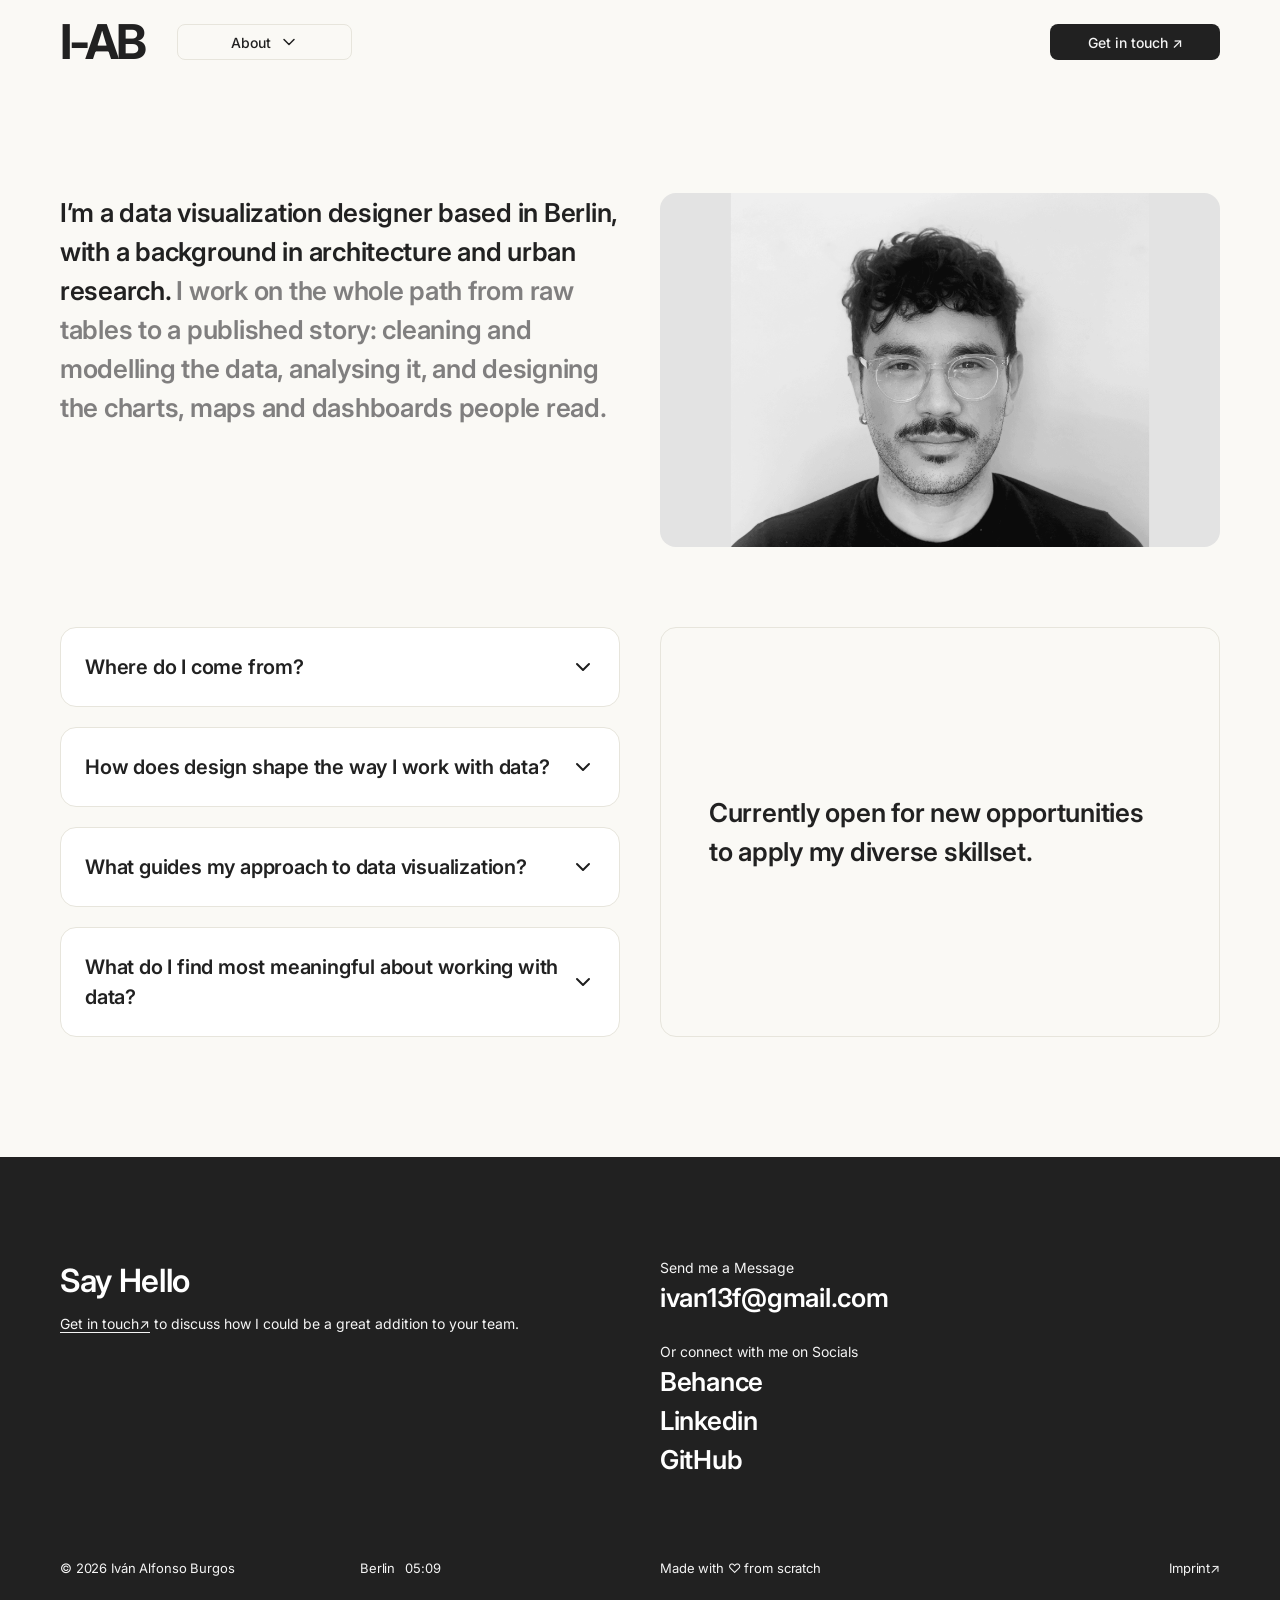
<file: about.html>
<!doctype html>
<html lang="en">
<head>
  <meta charset="utf-8">
  <meta name="viewport" content="width=device-width, initial-scale=1">
  <title>About — I-AB</title>
  <meta name="description" content="About Iván Alfonso Burgos: design, urban research, and data analytics.">
  <meta property="og:title" content="About — I-AB">
  <meta property="og:image" content="https://www.ivan-alfonsoburgos.com/assets/img/og-image.png">
  <link rel="icon" href="assets/img/favicon-light.png" media="(prefers-color-scheme: light)">
  <link rel="icon" href="assets/img/favicon-dark.png" media="(prefers-color-scheme: dark)">
  <link rel="apple-touch-icon" href="assets/img/apple-touch-icon.png">
  <link rel="preconnect" href="https://fonts.googleapis.com">
  <link rel="preconnect" href="https://fonts.gstatic.com" crossorigin>
  <link rel="stylesheet" href="https://fonts.googleapis.com/css2?family=Inter:wght@400;500;600;700&display=swap">
  <link rel="stylesheet" href="css/style.css?v=20261118c">
  <script>document.documentElement.classList.add("js")</script>
</head>
<body data-page="about" data-nav-appear>
  <div data-nav></div>

  <main class="wrap page">
    <section class="about-hero" aria-label="About me">
      <div class="about-hero__text" data-appear="right">
        <h1 class="t-lead c-muted"><span class="c-ink">I’m a data visualization designer based in Berlin, with a background in architecture and urban research.</span> I work on the whole path from raw tables to a published story: cleaning and modelling the data, analysing it, and designing the charts, maps and dashboards people read.</h1>
      </div>
      <div class="about-hero__photo" data-appear="up">
        <img src="assets/img/about-portrait.png" alt="Portrait of Iván Alfonso Burgos" width="2048" height="1392">
      </div>
    </section>

    <div class="about-row">
      <div class="faq">
        <div class="acc" data-acc>
          <button class="acc__head" type="button" aria-expanded="false">
            <span>Where do I come from?</span>
            <svg class="acc__chev" viewBox="0 0 24 24" fill="none" aria-hidden="true"><path d="M6 15l6-6 6 6" stroke="#1e1e1e" stroke-width="2" stroke-linecap="round" stroke-linejoin="round"/></svg>
          </button>
          <div class="acc__body"><div><p>I trained in architecture and worked in urban research and design, studying how people use buildings and cities. Questions about housing, public space and who has access to them led me to data, and to learning the tools to answer them myself.</p></div></div>
        </div>

        <div class="acc" data-acc>
          <button class="acc__head" type="button" aria-expanded="false">
            <span>How does design shape the way I work with data?</span>
            <svg class="acc__chev" viewBox="0 0 24 24" fill="none" aria-hidden="true"><path d="M6 15l6-6 6 6" stroke="#1e1e1e" stroke-width="2" stroke-linecap="round" stroke-linejoin="round"/></svg>
          </button>
          <div class="acc__body"><div><p>Design gives structure to my analytical process. It helps me think visually and systemically, not just about how data looks, but how it’s understood. I approach datasets like design problems, organizing complexity into clear, meaningful forms.</p></div></div>
        </div>

        <div class="acc" data-acc>
          <button class="acc__head" type="button" aria-expanded="false">
            <span>What guides my approach to data visualization?</span>
            <svg class="acc__chev" viewBox="0 0 24 24" fill="none" aria-hidden="true"><path d="M6 15l6-6 6 6" stroke="#1e1e1e" stroke-width="2" stroke-linecap="round" stroke-linejoin="round"/></svg>
          </button>
          <div class="acc__body"><div><p>I aim to make complexity understandable and engaging for both technical and non-technical audiences. Clarity, narrative, and structure are key to turning data into insights that support informed decisions.</p></div></div>
        </div>

        <div class="acc" data-acc>
          <button class="acc__head" type="button" aria-expanded="false">
            <span>What do I find most meaningful about working with data?</span>
            <svg class="acc__chev" viewBox="0 0 24 24" fill="none" aria-hidden="true"><path d="M6 15l6-6 6 6" stroke="#1e1e1e" stroke-width="2" stroke-linecap="round" stroke-linejoin="round"/></svg>
          </button>
          <div class="acc__body"><div><p>Data is a powerful way to understand how systems function and change. I enjoy finding patterns that connect analysis to real human stories, when numbers become insight and they materialize graphically.</p></div></div>
        </div>
      </div>

      <div class="about-cta">
        <p class="t-lead">Currently open for new opportunities to apply my diverse skillset.</p>
      </div>
    </div>
  </main>

  <div data-footer></div>

  <script src="js/projects.js?v=20261118c"></script>
  <script src="js/site.js?v=20261118c"></script>
</body>
</html>
</file>
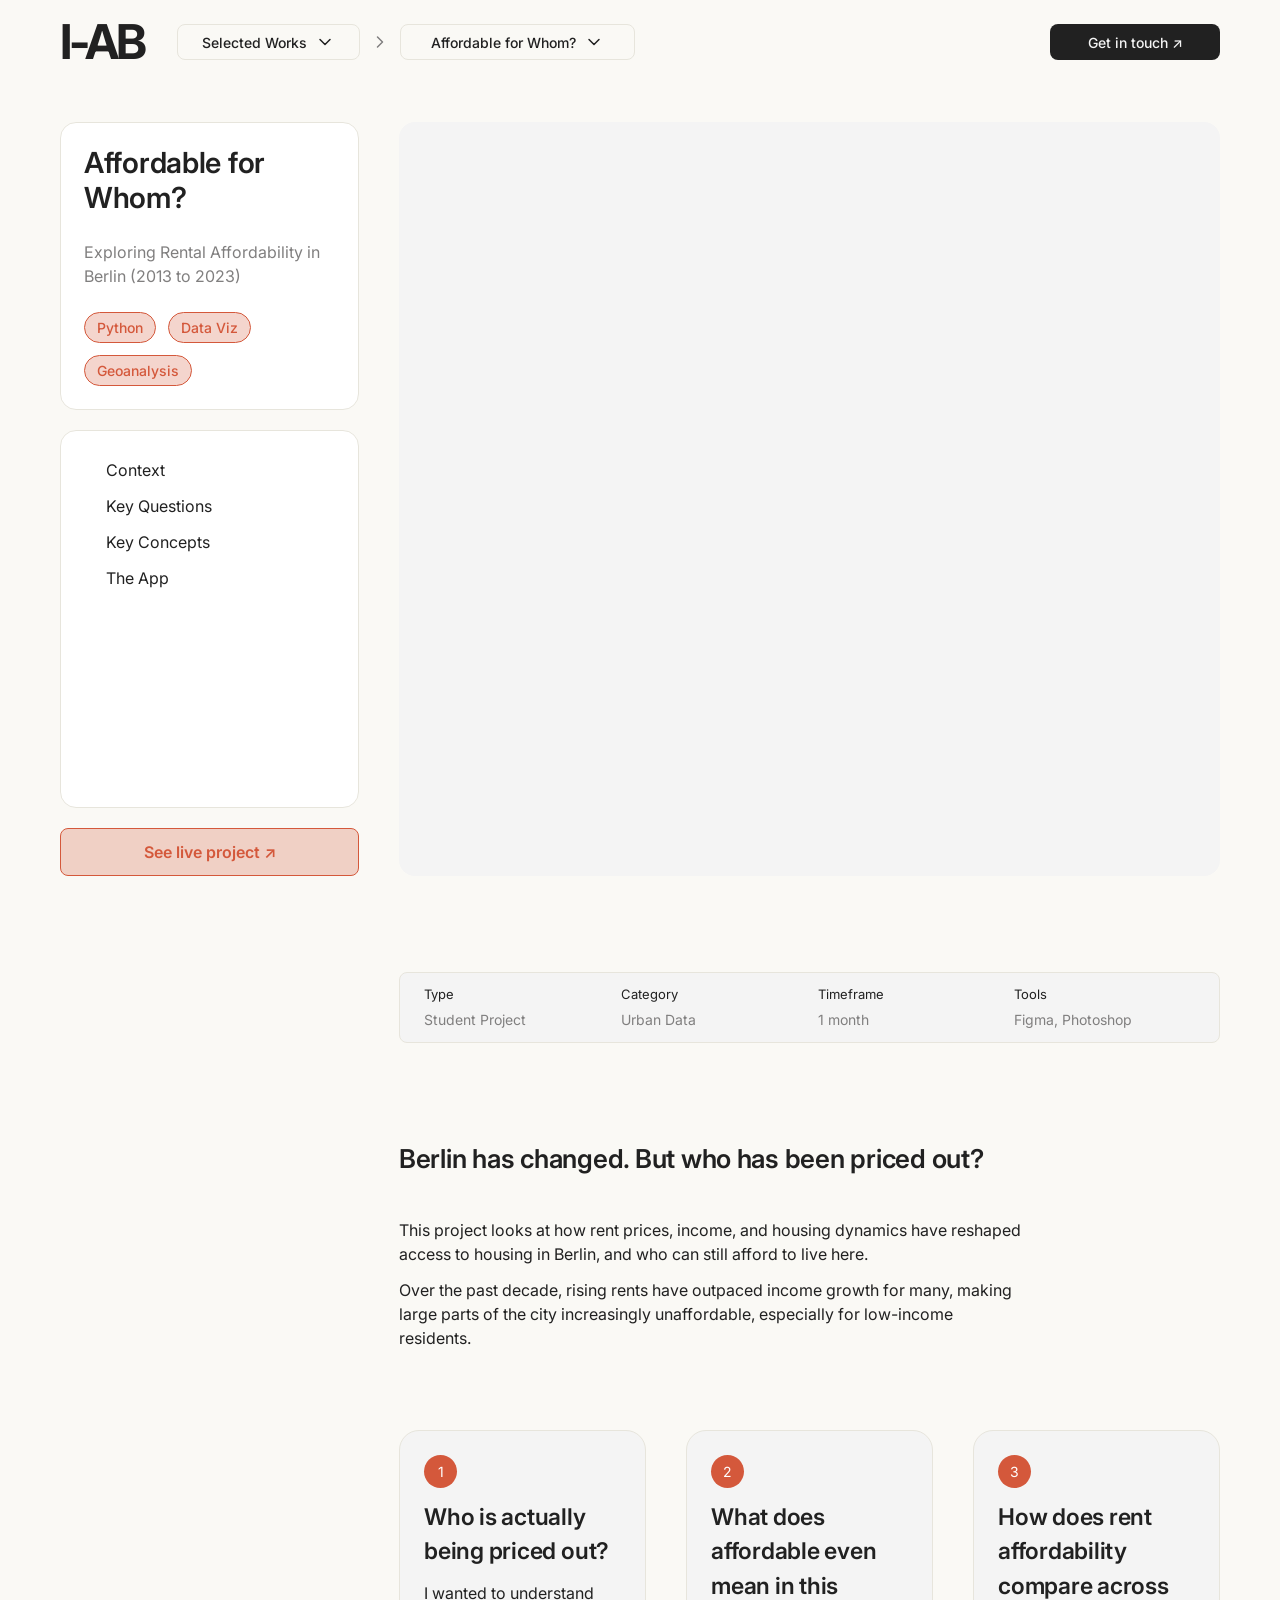
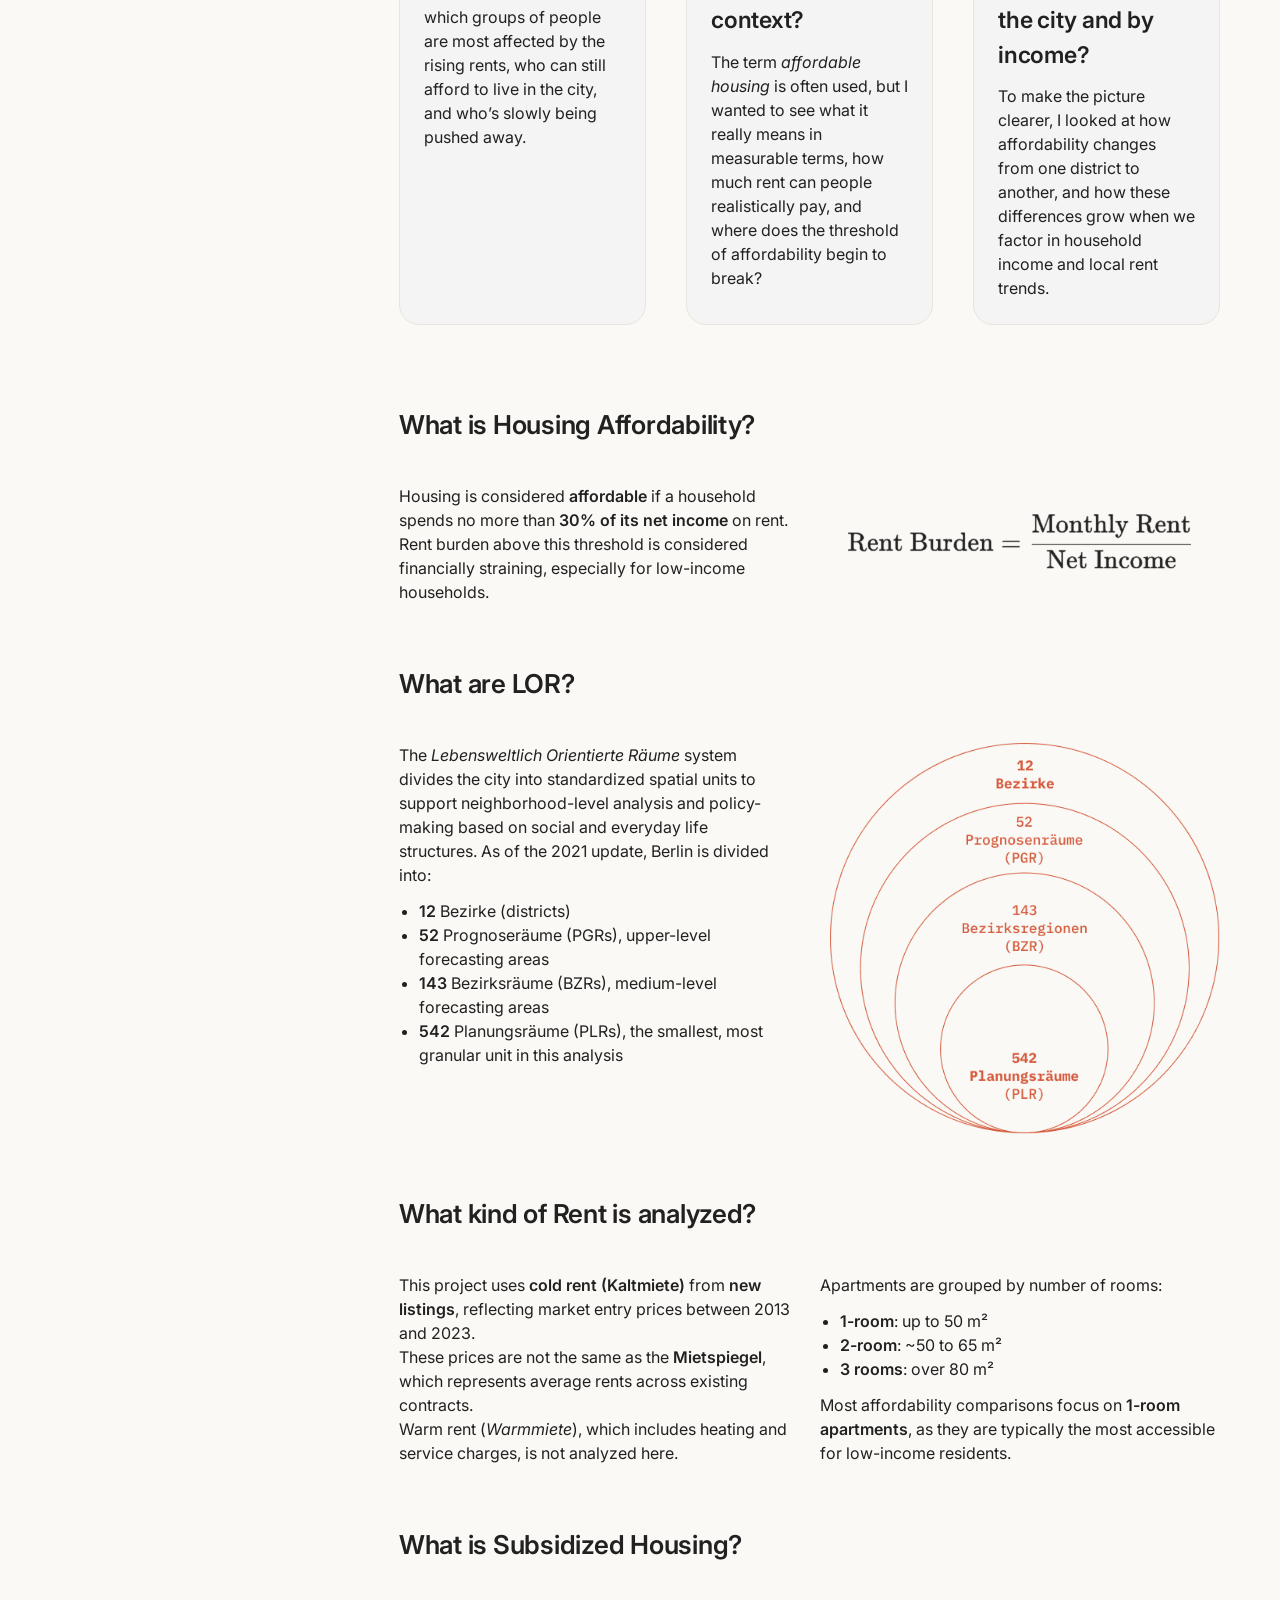
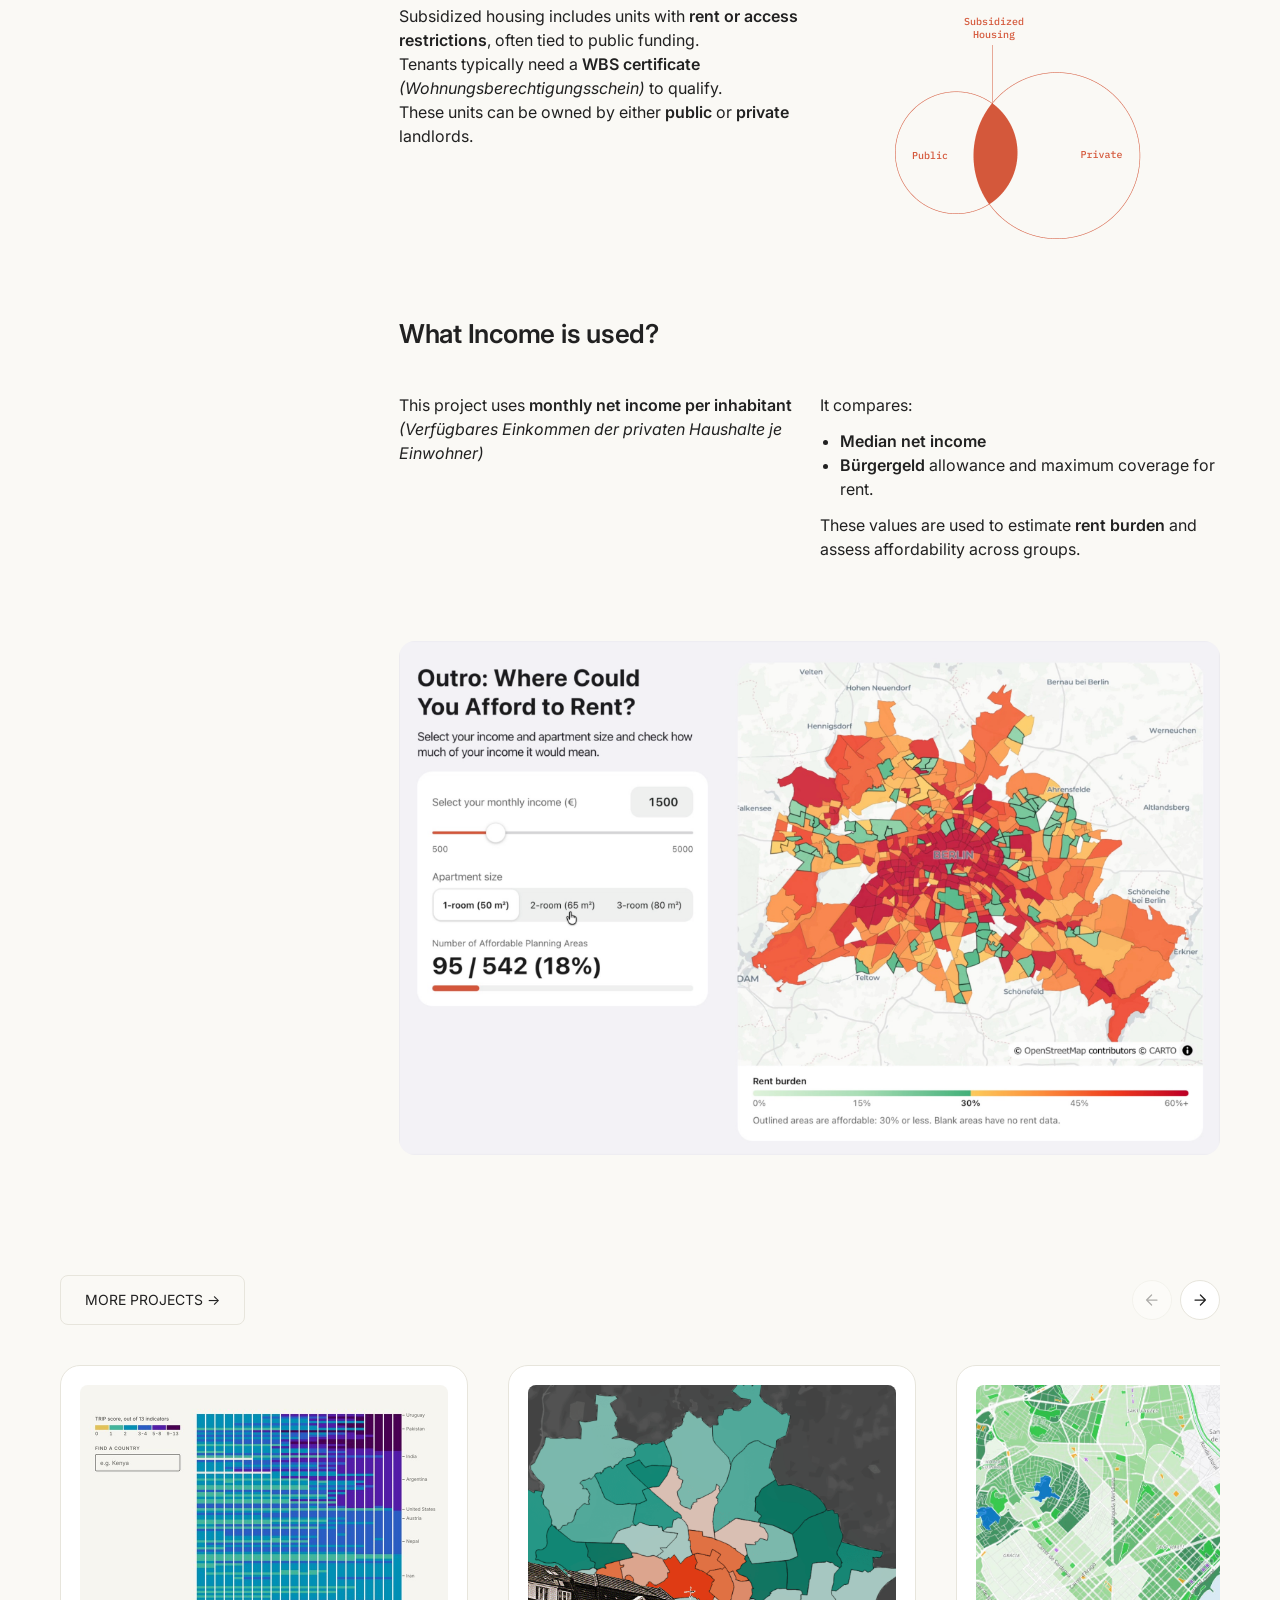
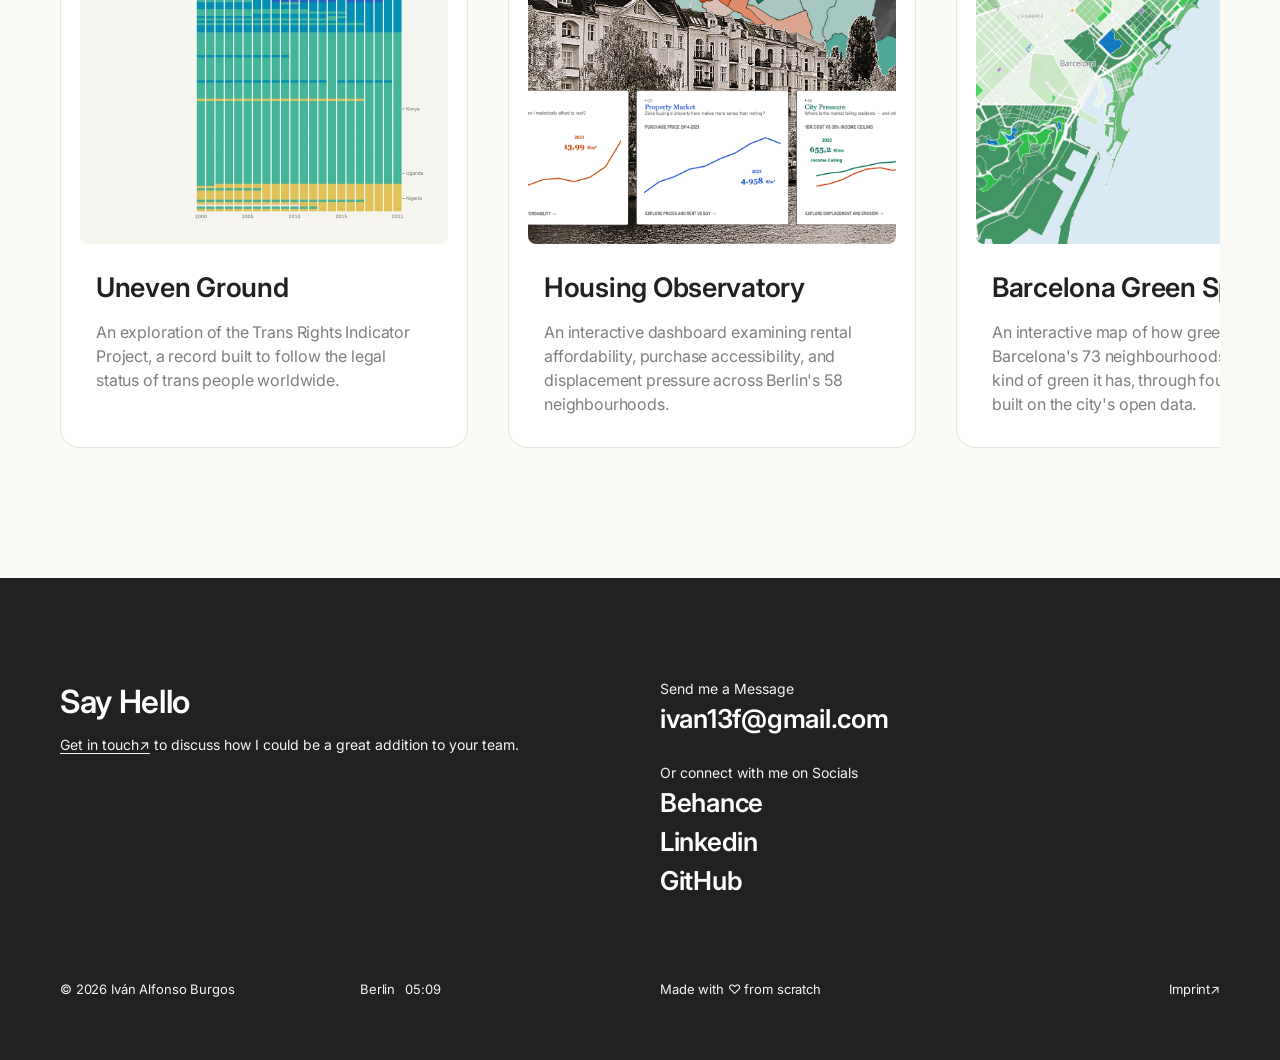
<file: affordable-for-whom.html>
<!doctype html>
<html lang="en">
<head>
  <meta charset="utf-8">
  <meta name="viewport" content="width=device-width, initial-scale=1">
  <title>Affordable for Whom? — I-AB</title>
  <meta name="description" content="Exploring rental affordability in Berlin, 2013 to 2023.">
  <meta property="og:title" content="Affordable for Whom? — I-AB">
  <meta property="og:description" content="Exploring rental affordability in Berlin, 2013 to 2023.">
  <meta property="og:image" content="https://www.ivan-alfonsoburgos.com/assets/img/affordable-cover.png">
  <link rel="icon" href="assets/img/favicon-light.png" media="(prefers-color-scheme: light)">
  <link rel="icon" href="assets/img/favicon-dark.png" media="(prefers-color-scheme: dark)">
  <link rel="apple-touch-icon" href="assets/img/apple-touch-icon.png">
  <link rel="preconnect" href="https://fonts.googleapis.com">
  <link rel="preconnect" href="https://fonts.gstatic.com" crossorigin>
  <link rel="stylesheet" href="https://fonts.googleapis.com/css2?family=Inter:wght@400;500;600;700&display=swap">
  <link rel="stylesheet" href="css/style.css?v=20261118c">
  <script>document.documentElement.classList.add("js")</script>
</head>
<body data-page="project" data-project="affordable-for-whom">
  <div data-nav></div>

  <main class="case">
    <aside class="case-side" data-case-side></aside>

    <article class="case-content">
      <div class="cs-hero">
        <video src="assets/video/afw-hero-map.mp4" muted loop playsinline preload="metadata" data-autoplay aria-label="Map of median rent across Berlin's planning areas, year by year from 2013 to 2023"></video>
      </div>

      <dl class="facts">
        <div><dt>Type</dt><dd>Student Project</dd></div>
        <div><dt>Category</dt><dd>Urban Data</dd></div>
        <div><dt>Timeframe</dt><dd>1 month</dd></div>
        <div><dt>Tools</dt><dd>Figma, Photoshop</dd></div>
      </dl>

      <!-- Intro -->
      <section class="cs-section" id="context" data-toc="Context">
        <header class="cs-head"><h2>Berlin has changed. But who has been priced out?</h2></header>
        <div class="prose">
          <p>This project looks at how rent prices, income, and housing dynamics have reshaped access to housing in Berlin, and who can still afford to live here.</p>
          <p>Over the past decade, rising rents have outpaced income growth for many, making large parts of the city increasingly unaffordable, especially for low-income residents.</p>
        </div>
      </section>

      <!-- Key questions -->
      <section class="cols-3 cols-3--stack-narrow cols--equal cs-section" id="questions" data-toc="Key Questions" style="display:grid">
        <div class="tile">
          <span class="badge badge--lg">1</span>
          <h3 class="tile__q">Who is actually being priced out?</h3>
          <p>I wanted to understand which groups of people are most affected by the rising rents, who can still afford to live in the city, and who’s slowly being pushed away.</p>
        </div>
        <div class="tile">
          <span class="badge badge--lg">2</span>
          <h3 class="tile__q">What does affordable even mean in this context?</h3>
          <p>The term <em>affordable housing</em> is often used, but I wanted to see what it really means in measurable terms, how much rent can people realistically pay, and where does the threshold of affordability begin to break?</p>
        </div>
        <div class="tile">
          <span class="badge badge--lg">3</span>
          <h3 class="tile__q">How does rent affordability compare across the city and by income?</h3>
          <p>To make the picture clearer, I looked at how affordability changes from one district to another, and how these differences grow when we factor in household income and local rent trends.</p>
        </div>
      </section>

      <!-- Concepts -->
      <section class="concepts cs-section" id="concepts" data-toc="Key Concepts">
        <div class="concept">
          <header class="cs-head"><h2>What is Housing Affordability?</h2></header>
          <div class="concept__row concept__row--center">
            <div class="prose"><p>Housing is considered <strong>affordable</strong> if a household spends no more than <strong>30% of its net income</strong> on rent.<br>Rent burden above this threshold is considered financially straining, especially for low-income households.</p></div>
            <img class="concept__img" src="assets/img/afw-affordability.png" alt="Diagram: rent should take at most 30% of net income" width="1156" height="320" loading="lazy">
          </div>
        </div>

        <div class="concept">
          <header class="cs-head"><h2>What are LOR?</h2></header>
          <div class="concept__row">
            <div class="prose">
              <p>The <em>Lebensweltlich Orientierte Räume</em> system divides the city into standardized spatial units to support neighborhood-level analysis and policy-making based on social and everyday life structures. As of the 2021 update, Berlin is divided into:</p>
              <ul>
                <li><strong>12</strong> Bezirke (districts)</li>
                <li><strong>52</strong> Prognoseräume (PGRs), upper-level forecasting areas</li>
                <li><strong>143</strong> Bezirksräume (BZRs), medium-level forecasting areas</li>
                <li><strong>542</strong> Planungsräume (PLRs), the smallest, most granular unit in this analysis</li>
              </ul>
            </div>
            <img class="concept__img" src="assets/img/afw-lor.png" alt="Nested LOR spatial units of Berlin" width="500" height="500" loading="lazy">
          </div>
        </div>

        <div class="concept">
          <header class="cs-head"><h2>What kind of Rent is analyzed?</h2></header>
          <div class="concept__row concept__row--center" style="gap:20px">
            <div class="prose"><p>This project uses <strong>cold rent (Kaltmiete)</strong> from <strong>new listings</strong>, reflecting market entry prices between 2013 and 2023.<br>These prices are not the same as the <strong>Mietspiegel</strong>, which represents average rents across existing contracts.<br>Warm rent (<em>Warmmiete</em>), which includes heating and service charges, is not analyzed here.</p></div>
            <div class="prose">
              <p>Apartments are grouped by number of rooms:</p>
              <ul>
                <li><strong>1-room</strong>: up to 50 m²</li>
                <li><strong>2-room</strong>: ~50 to 65 m²</li>
                <li><strong>3 rooms</strong>: over 80 m²</li>
              </ul>
              <p>Most affordability comparisons focus on <strong>1-room apartments</strong>, as they are typically the most accessible for low-income residents.</p>
            </div>
          </div>
        </div>

        <div class="concept">
          <header class="cs-head"><h2>What is Subsidized Housing?</h2></header>
          <div class="concept__row" style="gap:20px">
            <div class="prose"><p>Subsidized housing includes units with <strong>rent or access restrictions</strong>, often tied to public funding.<br>Tenants typically need a <strong>WBS certificate</strong> <em>(Wohnungsberechtigungsschein)</em> to qualify.<br>These units can be owned by either <strong>public</strong> or <strong>private</strong> landlords.</p></div>
            <img class="concept__img" style="max-height:250px; object-position:50% 50%" src="assets/img/afw-subsidies.png" alt="Public and private subsidized housing" width="500" height="500" loading="lazy">
          </div>
        </div>

        <div class="concept">
          <header class="cs-head"><h2>What Income is used?</h2></header>
          <div class="concept__row" style="gap:20px">
            <div class="prose"><p>This project uses <strong>monthly net income per inhabitant</strong> <em>(Verfügbares Einkommen der privaten Haushalte je Einwohner)</em></p></div>
            <div class="prose">
              <p>It compares:</p>
              <ul>
                <li><strong>Median net income</strong></li>
                <li><strong>Bürgergeld</strong> allowance and maximum coverage for rent.</li>
              </ul>
              <p>These values are used to estimate <strong>rent burden</strong> and assess affordability across groups.</p>
            </div>
          </div>
        </div>
      </section>

      <!-- Outro: the whole video links to the live app -->
      <section class="cs-section" id="app" data-toc="The App">
        <a class="cs-media cs-media--link" href="https://ivan13f.github.io/affordable-for-whom/" target="_blank" rel="noopener" aria-label="Open the live Affordable for Whom? app">
          <video src="assets/video/afw-outro-app.mp4" poster="assets/img/afw-outro-app-poster.jpg" muted loop playsinline preload="metadata" data-autoplay></video>
        </a>
      </section>
    </article>
  </main>

  <section data-more-projects></section>
  <div data-footer></div>

  <script src="js/projects.js?v=20261118c"></script>
  <script src="js/site.js?v=20261118c"></script>
</body>
</html>
</file>
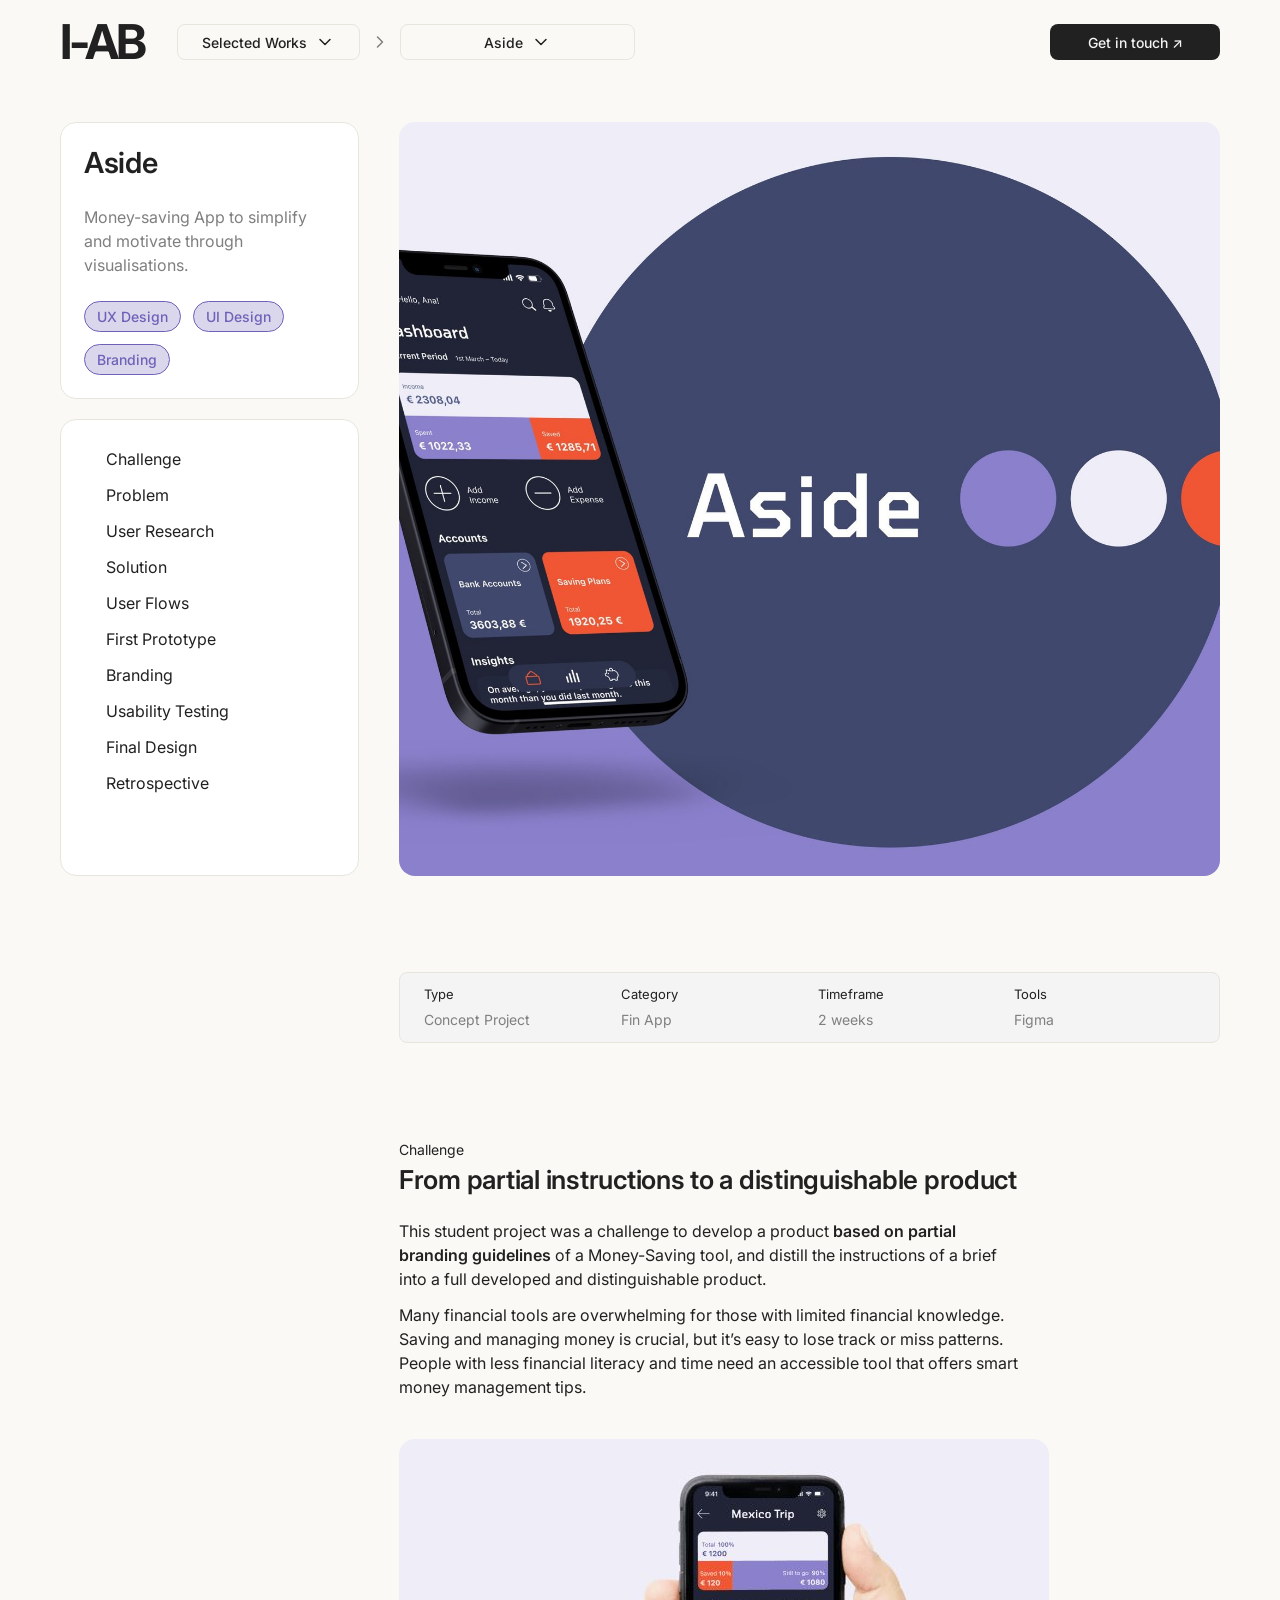
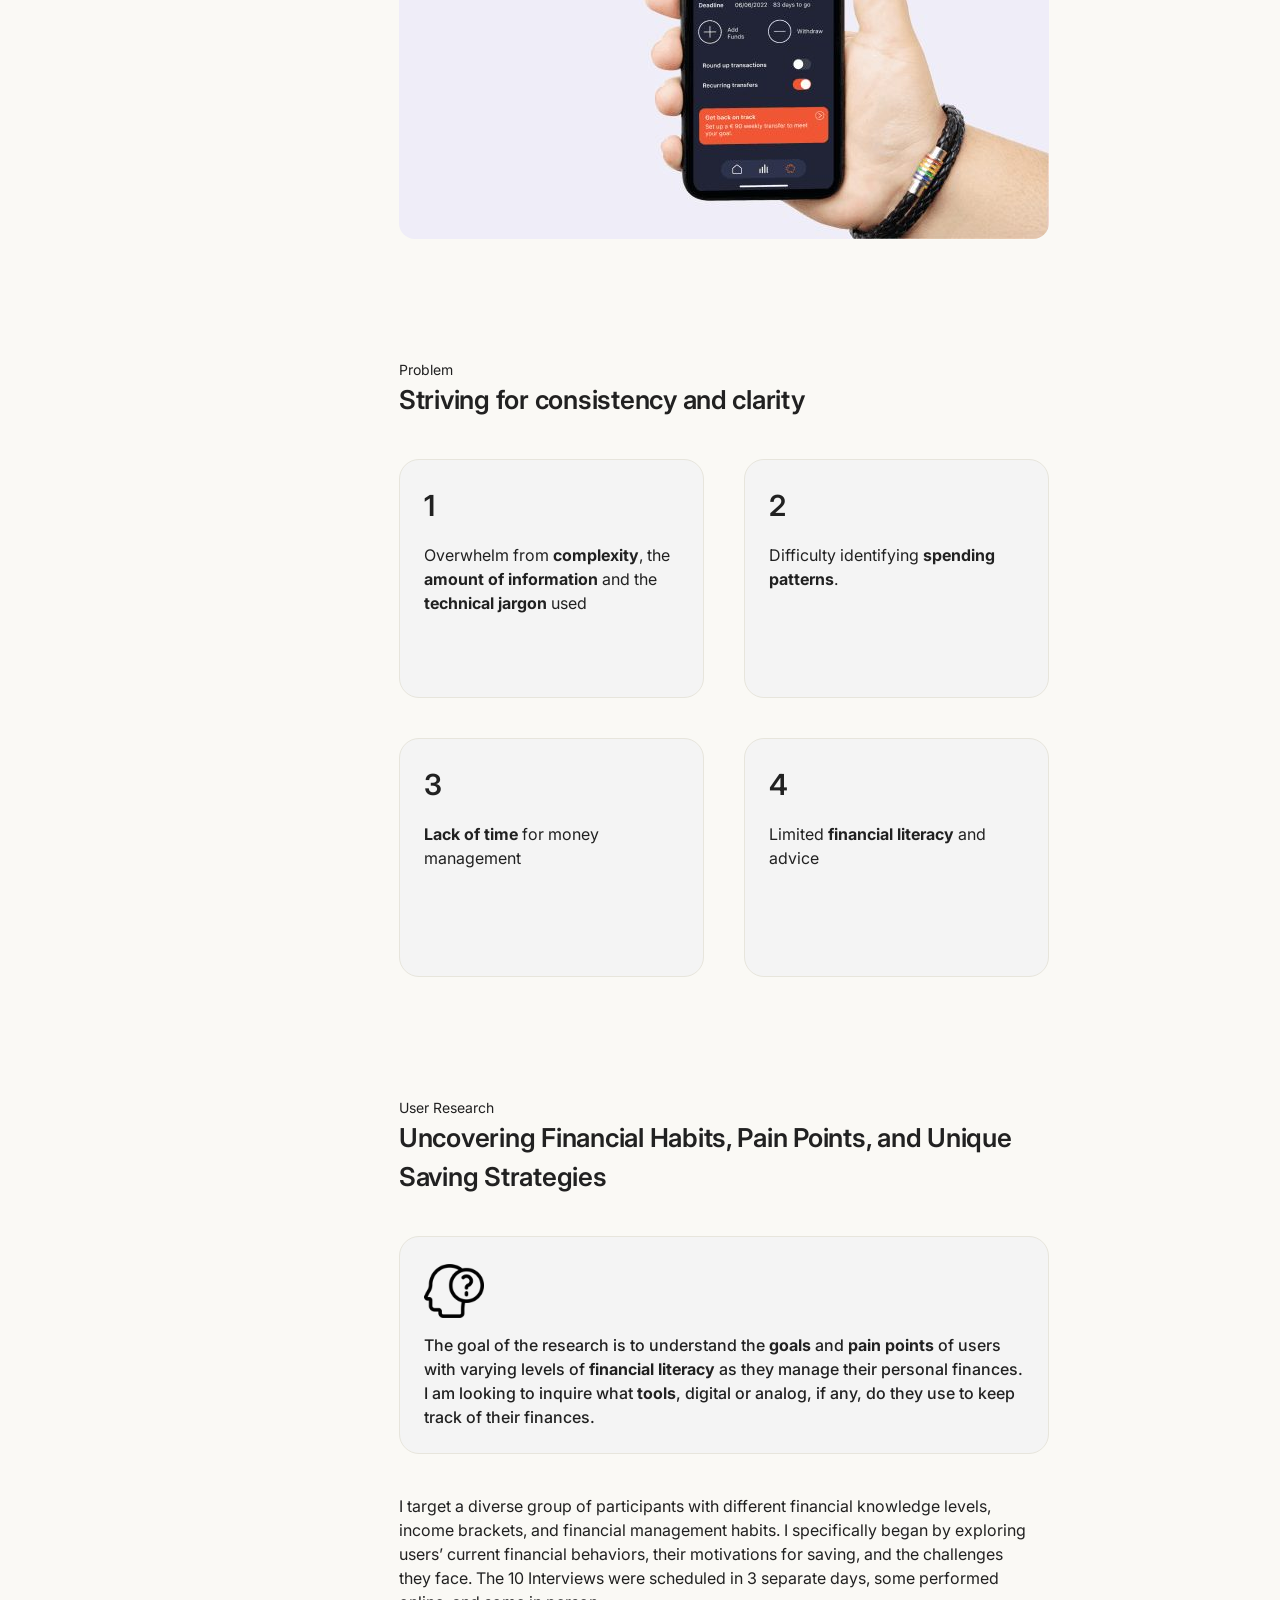
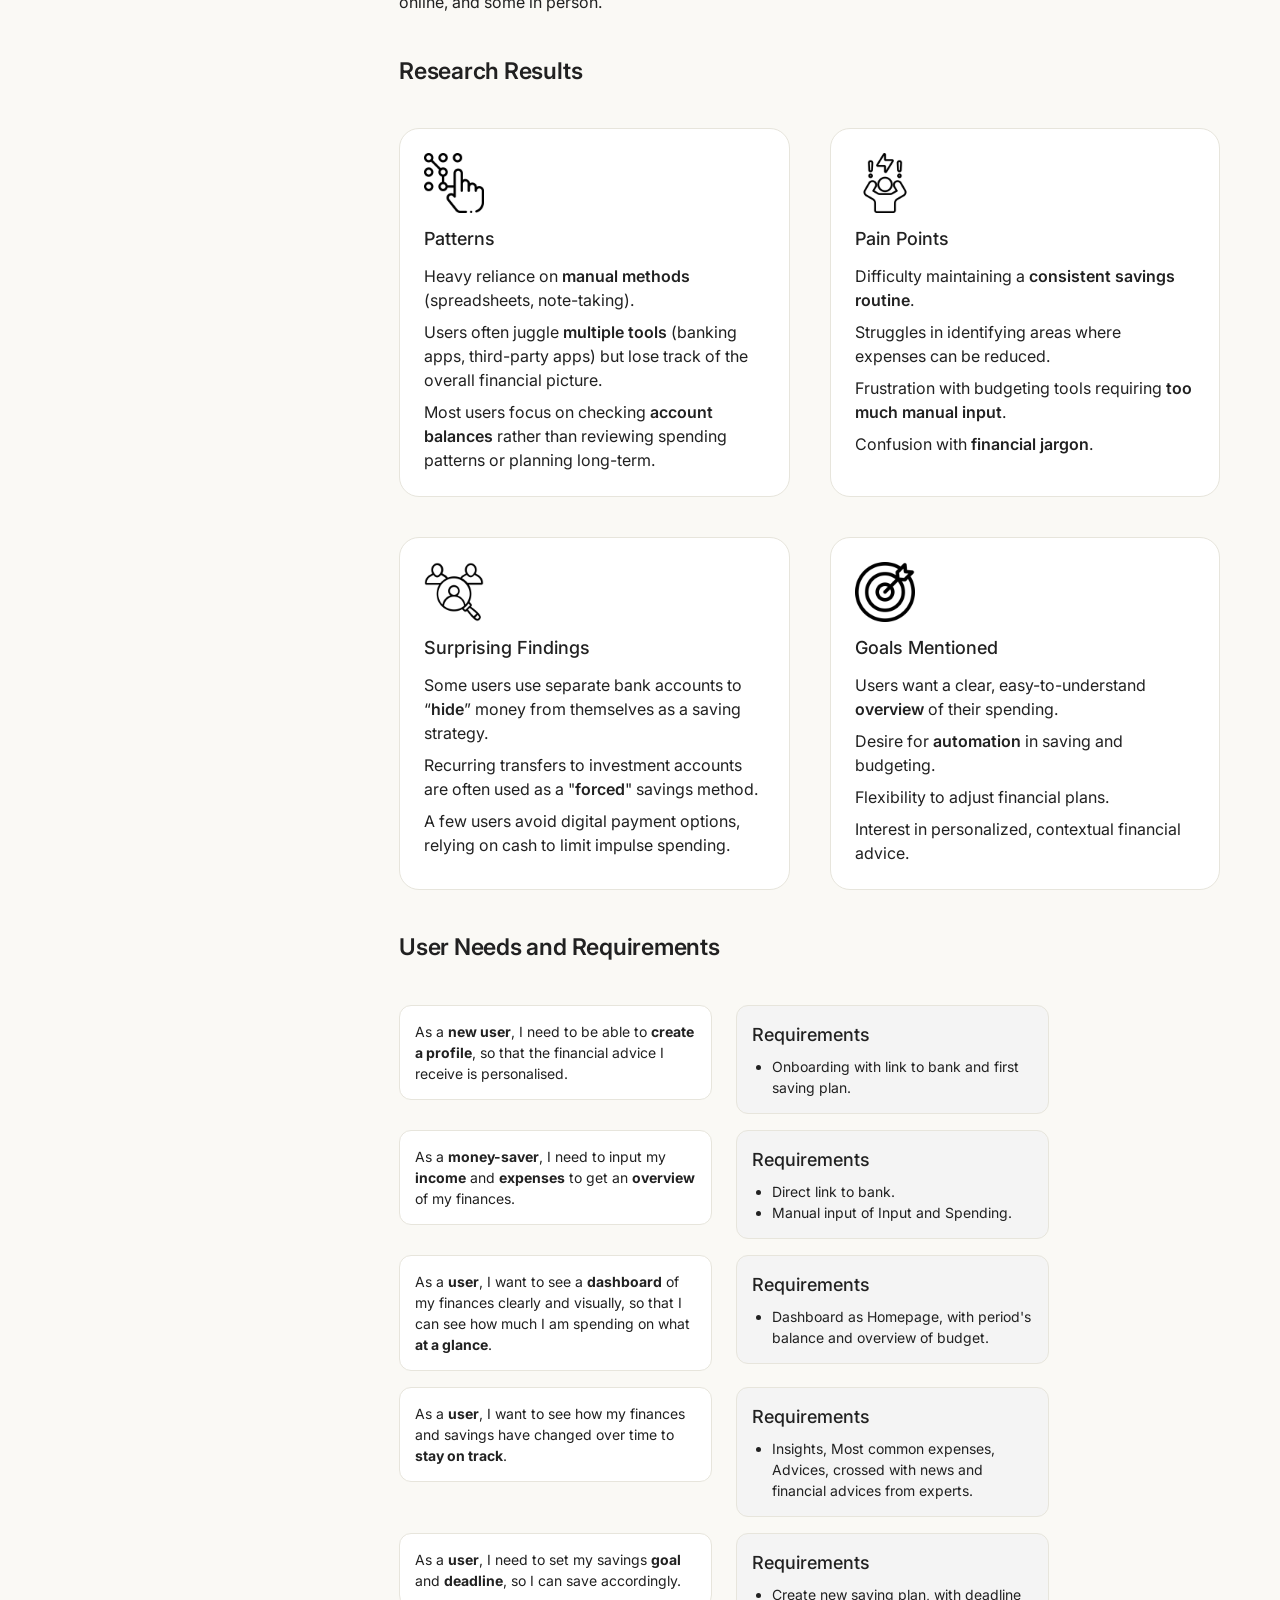
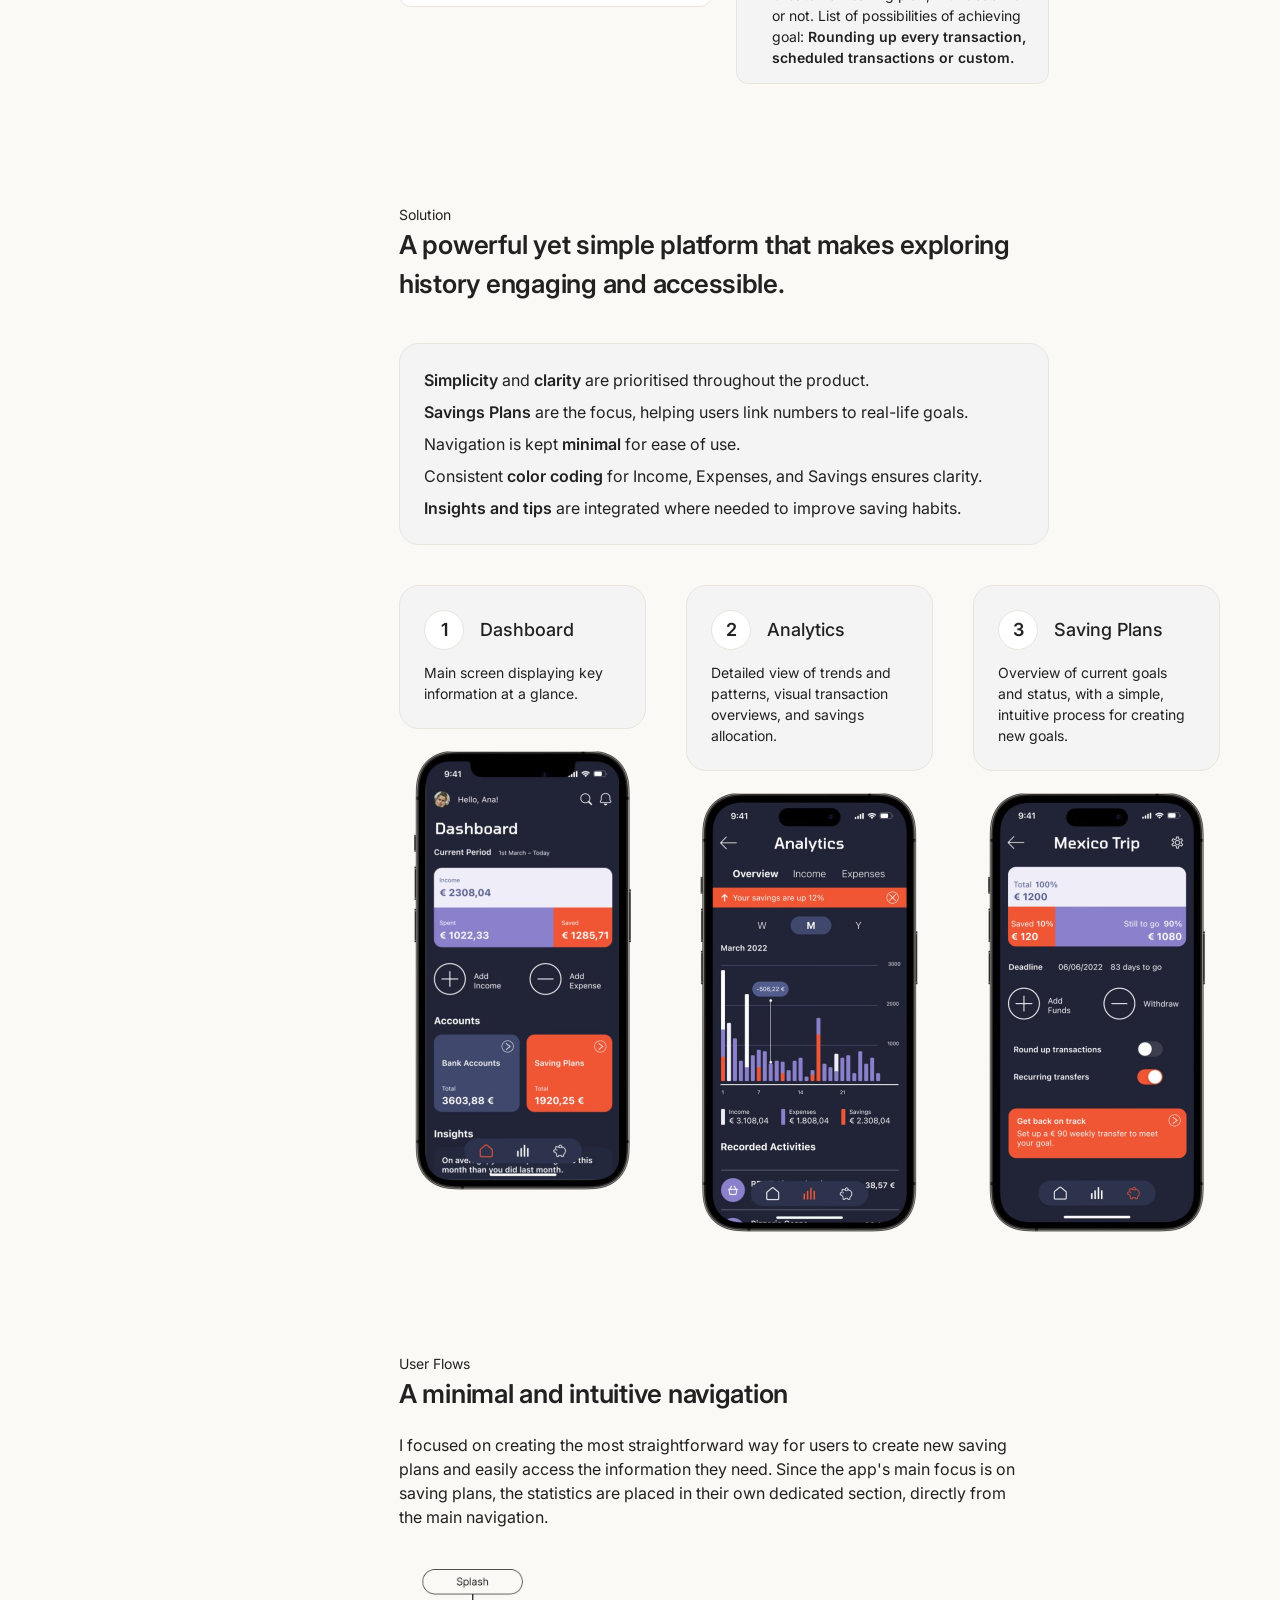
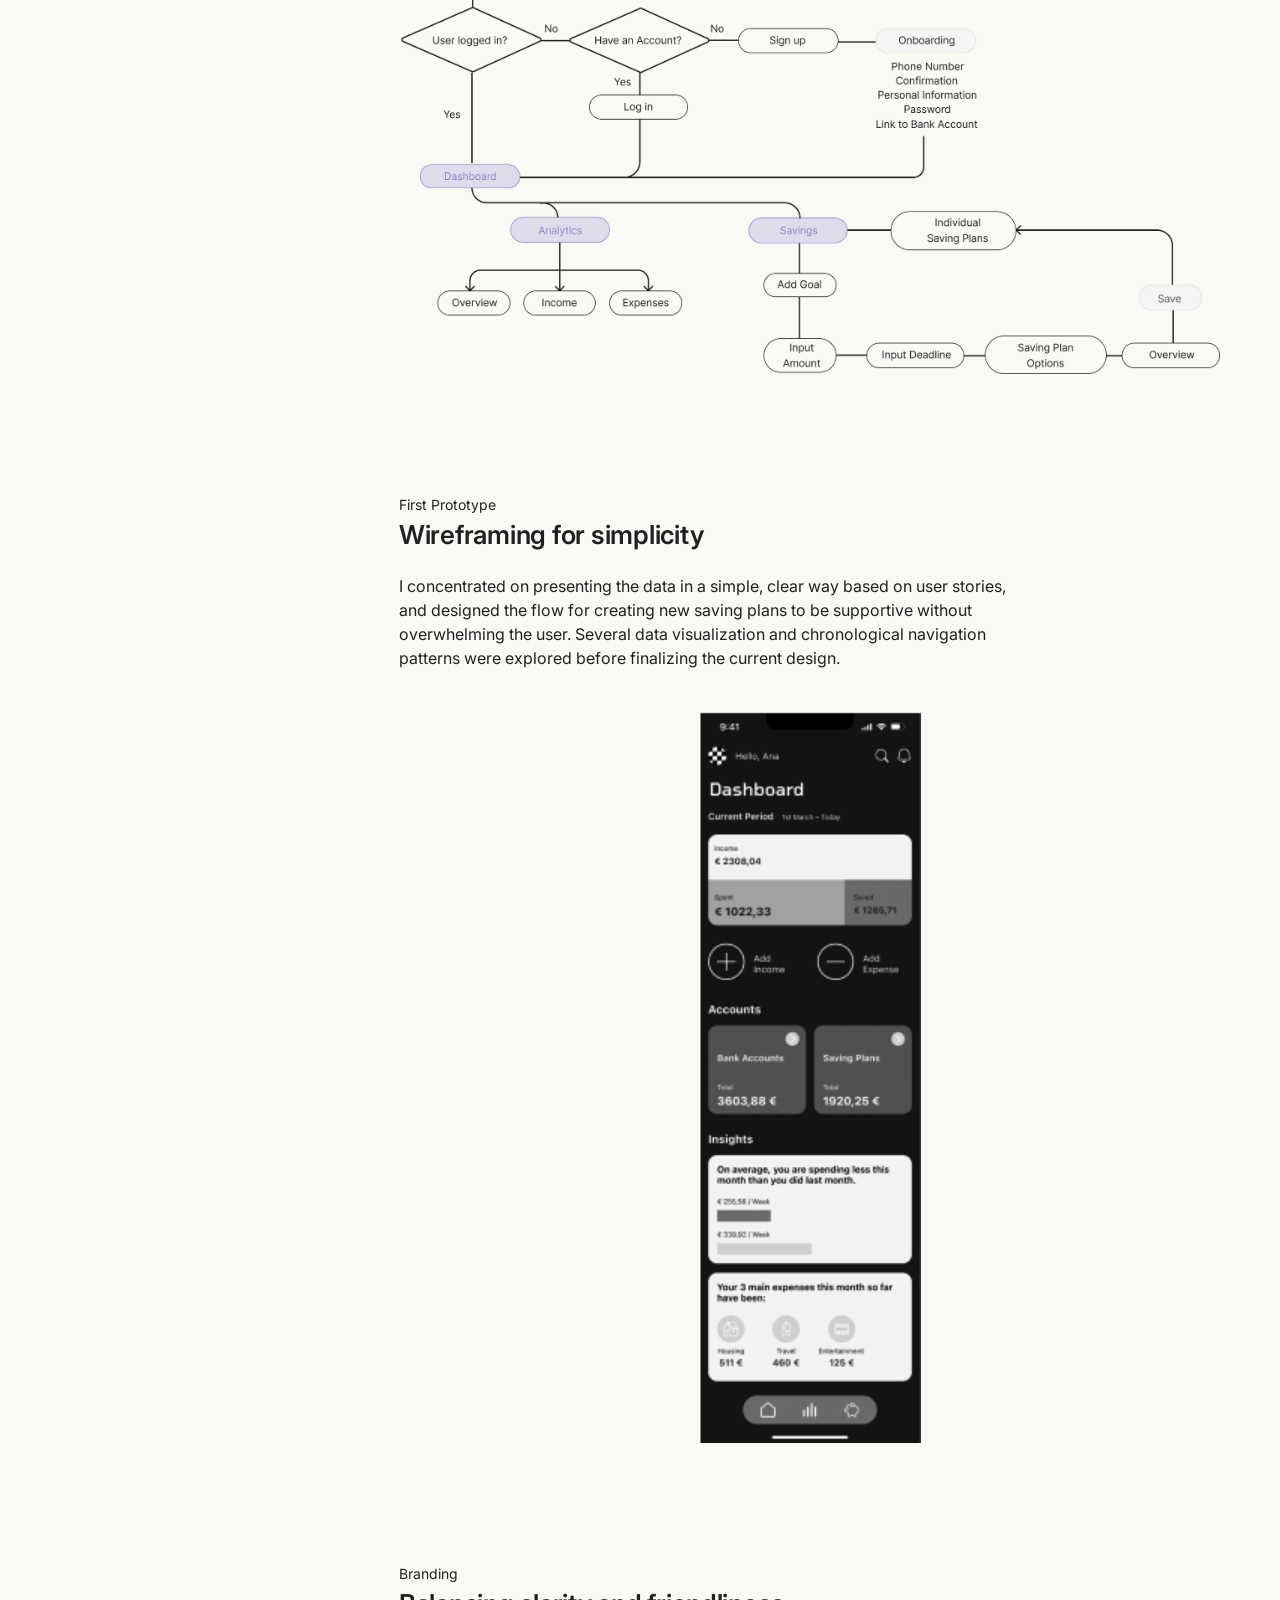
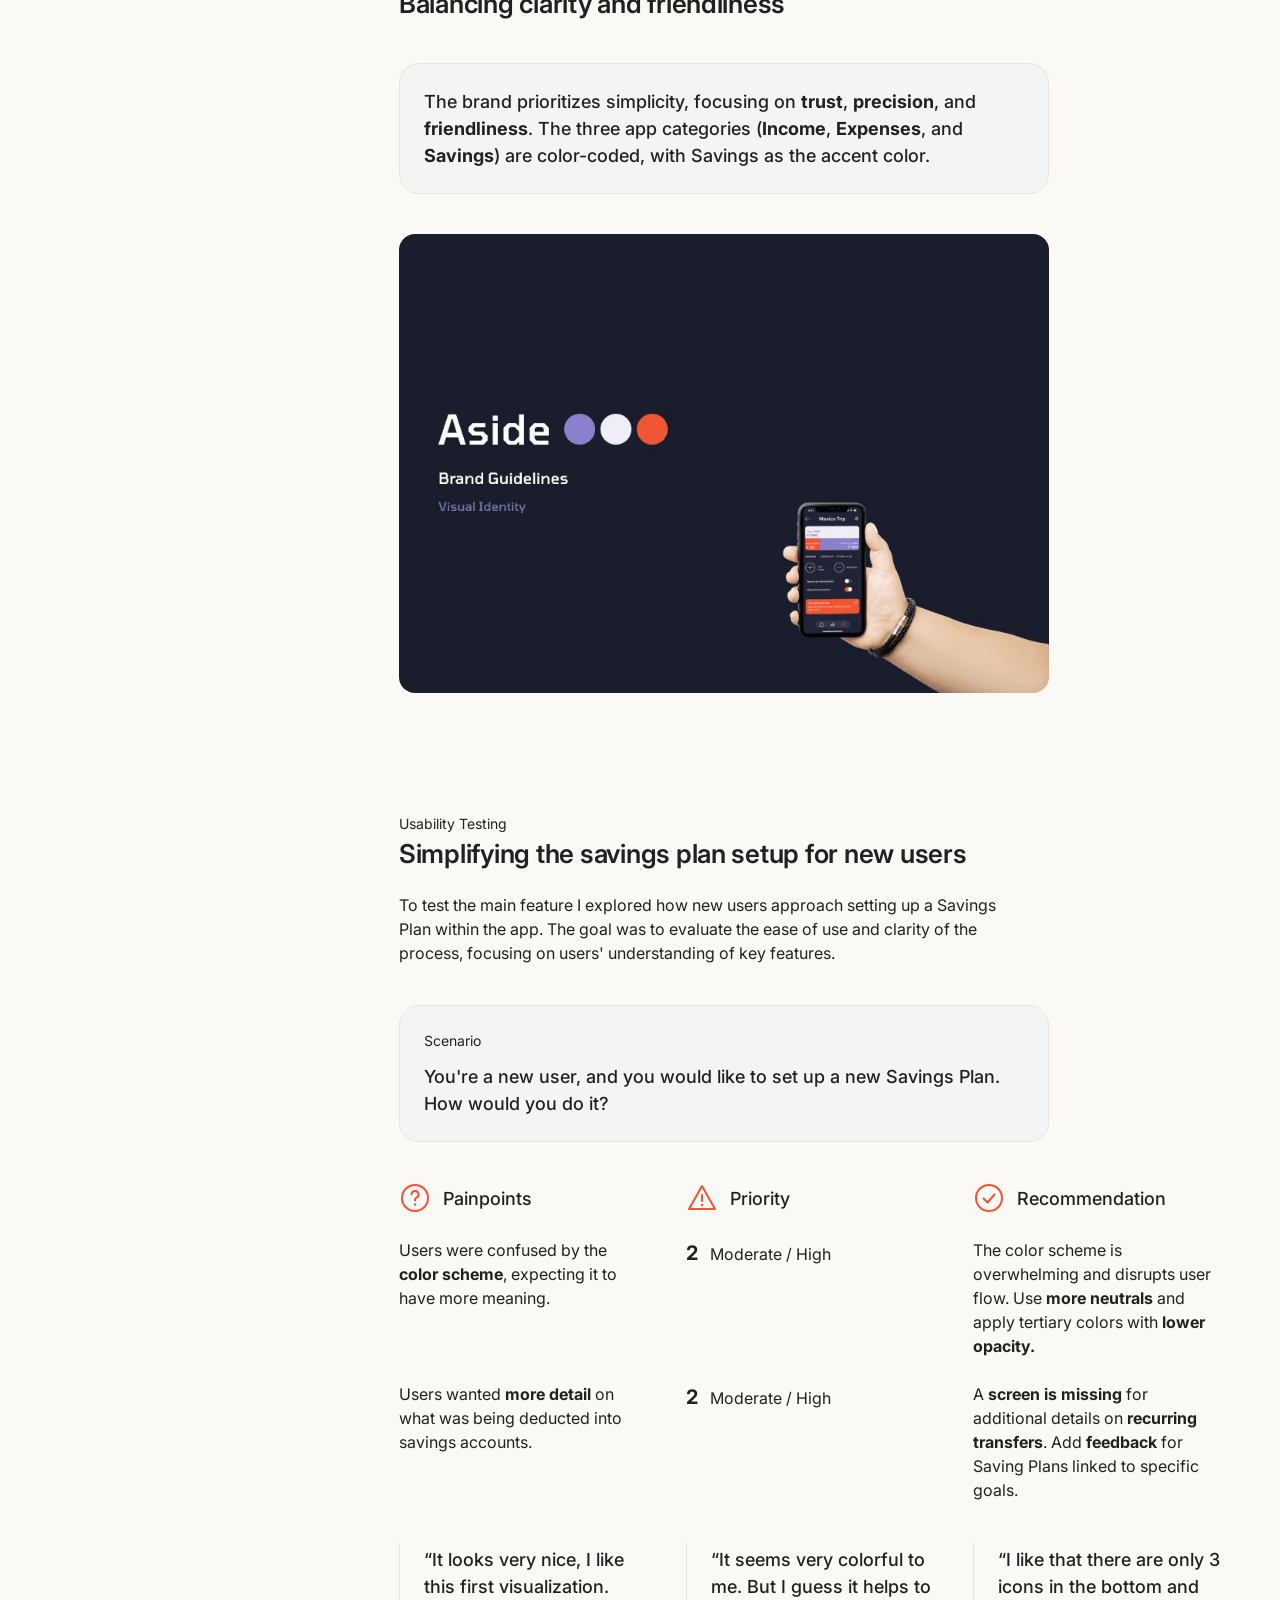
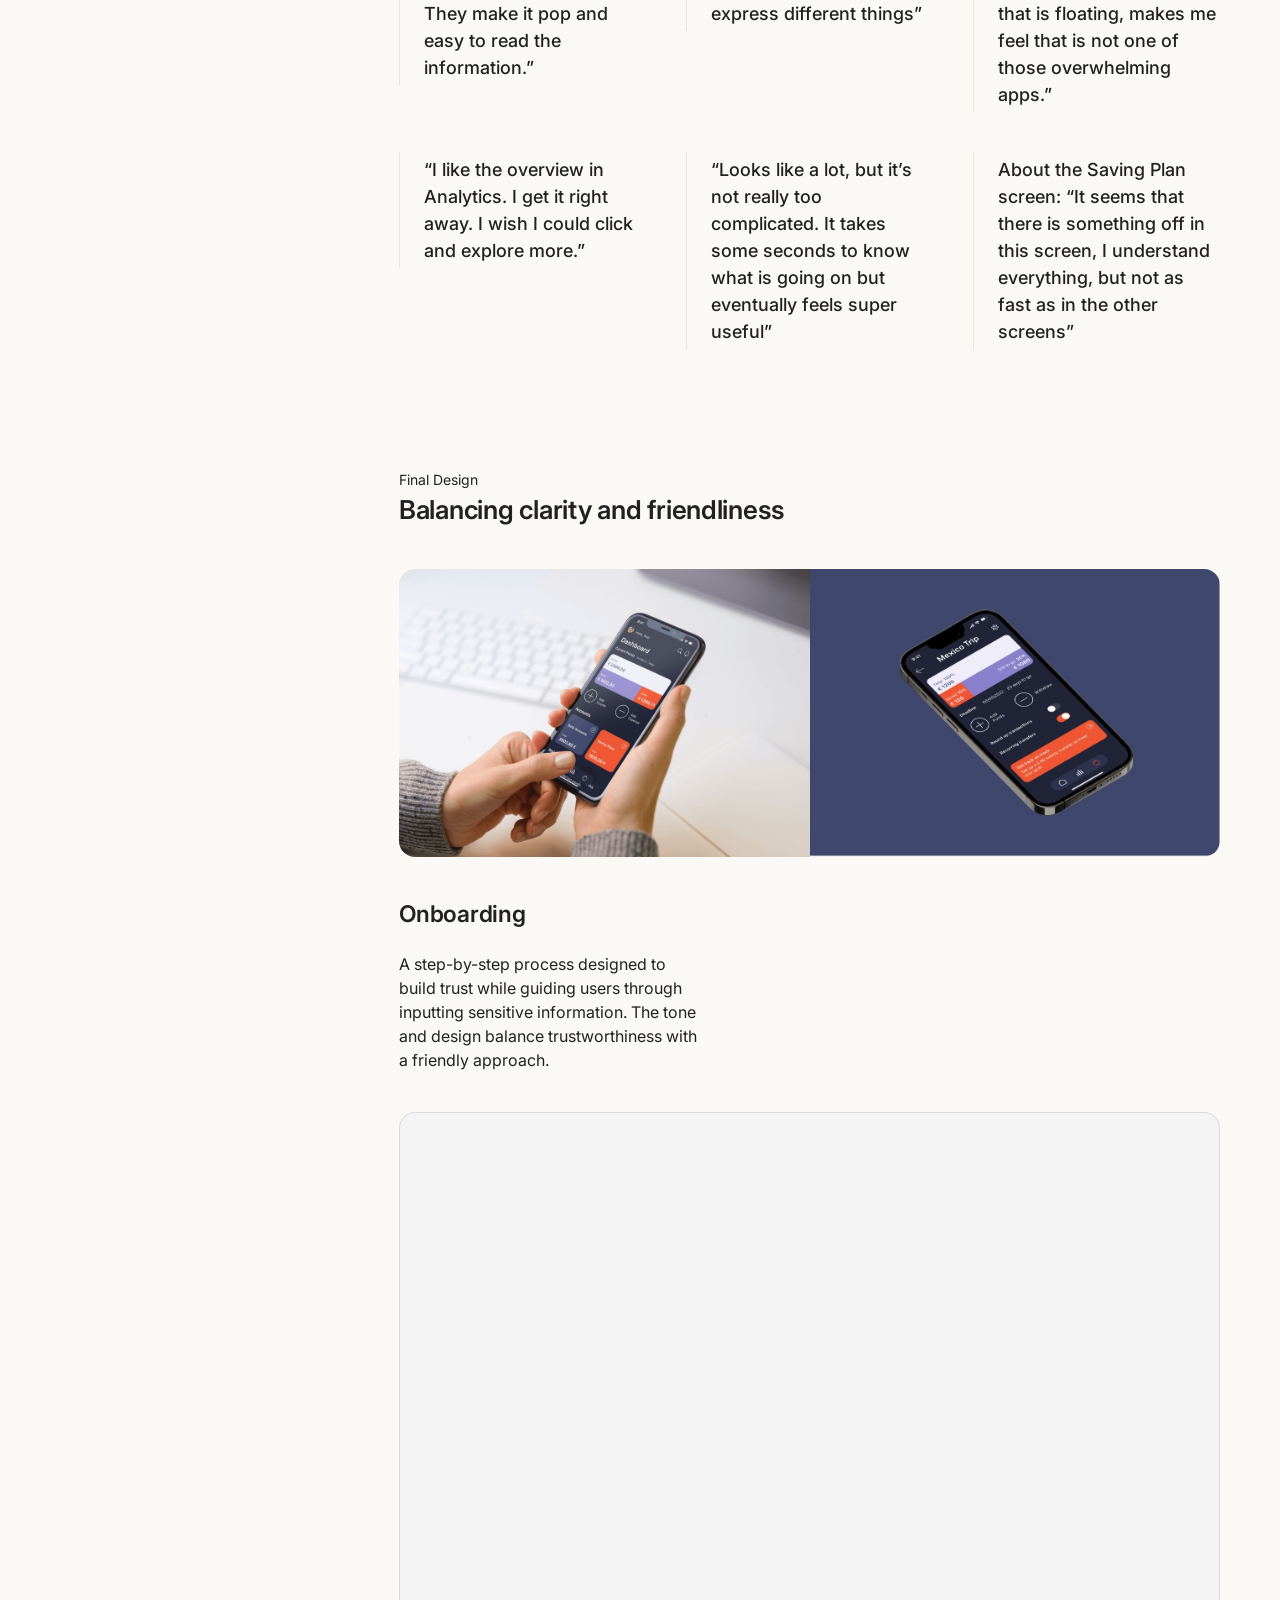
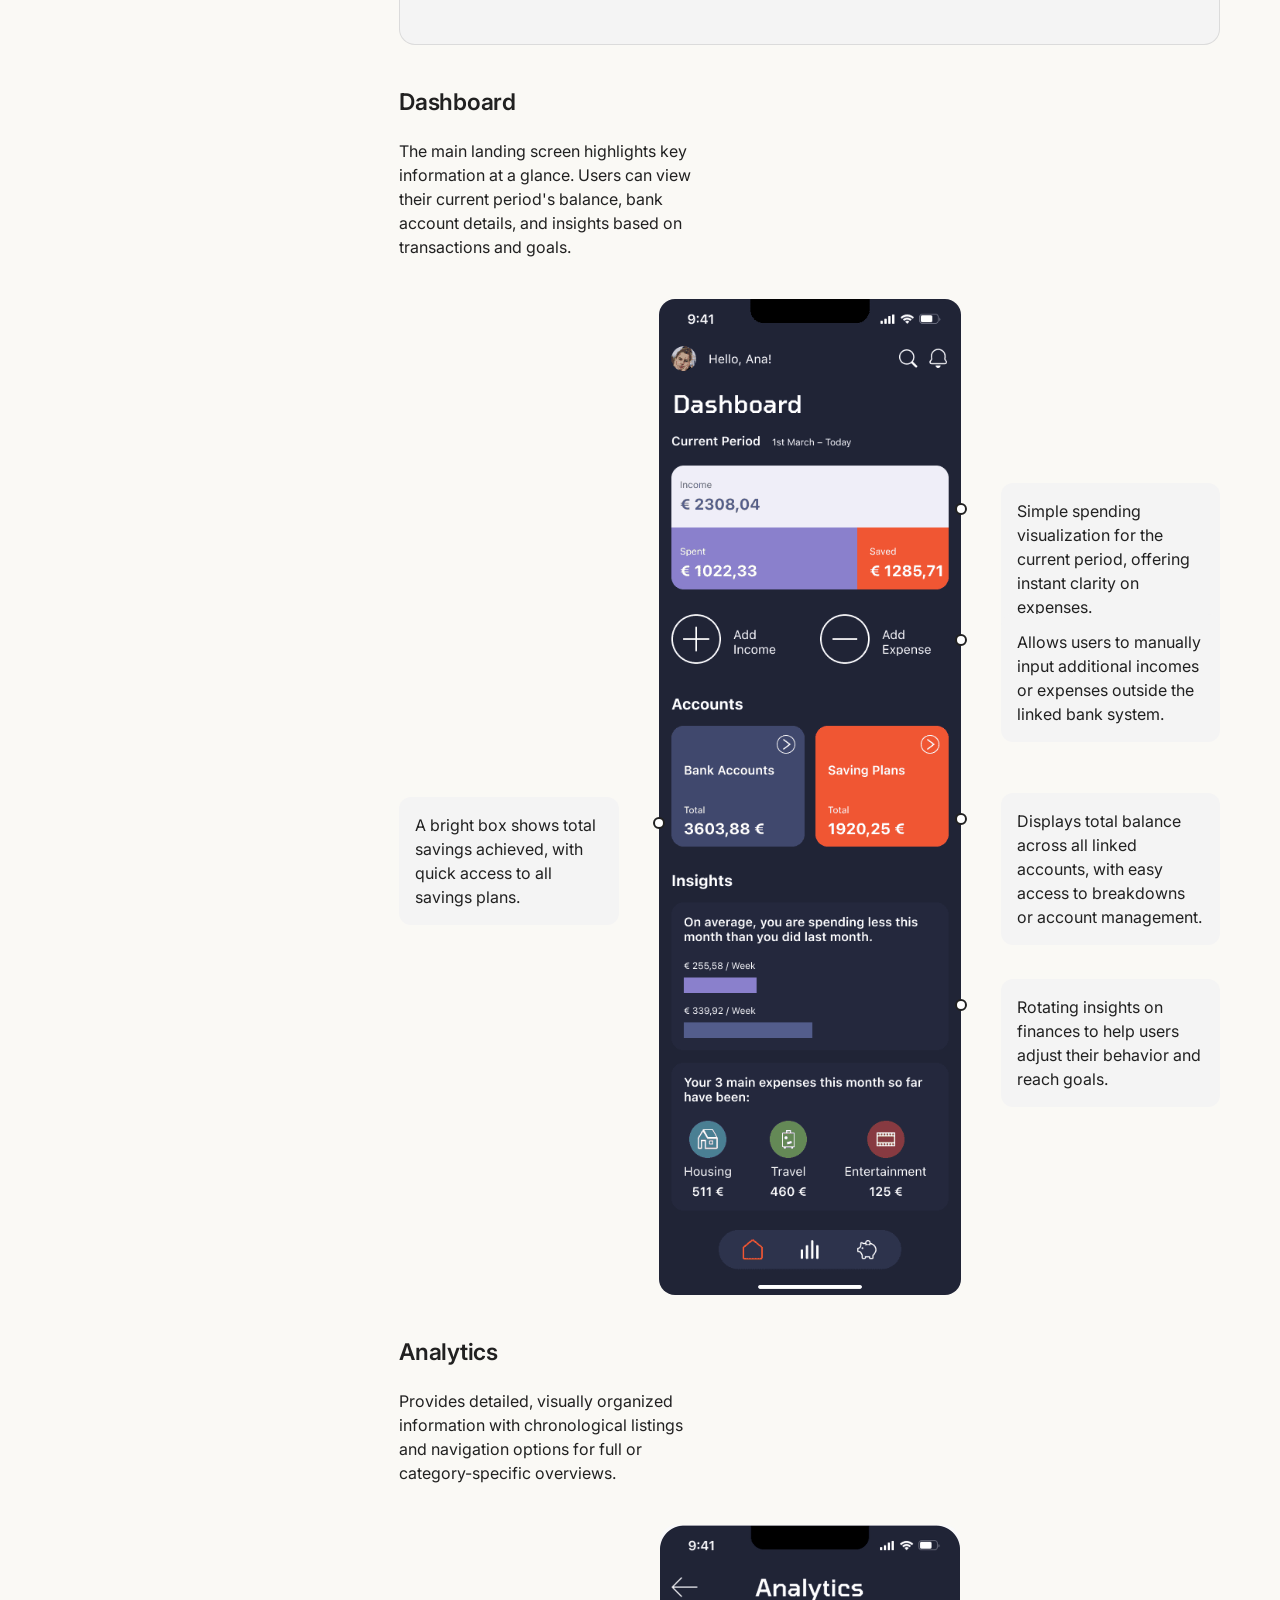
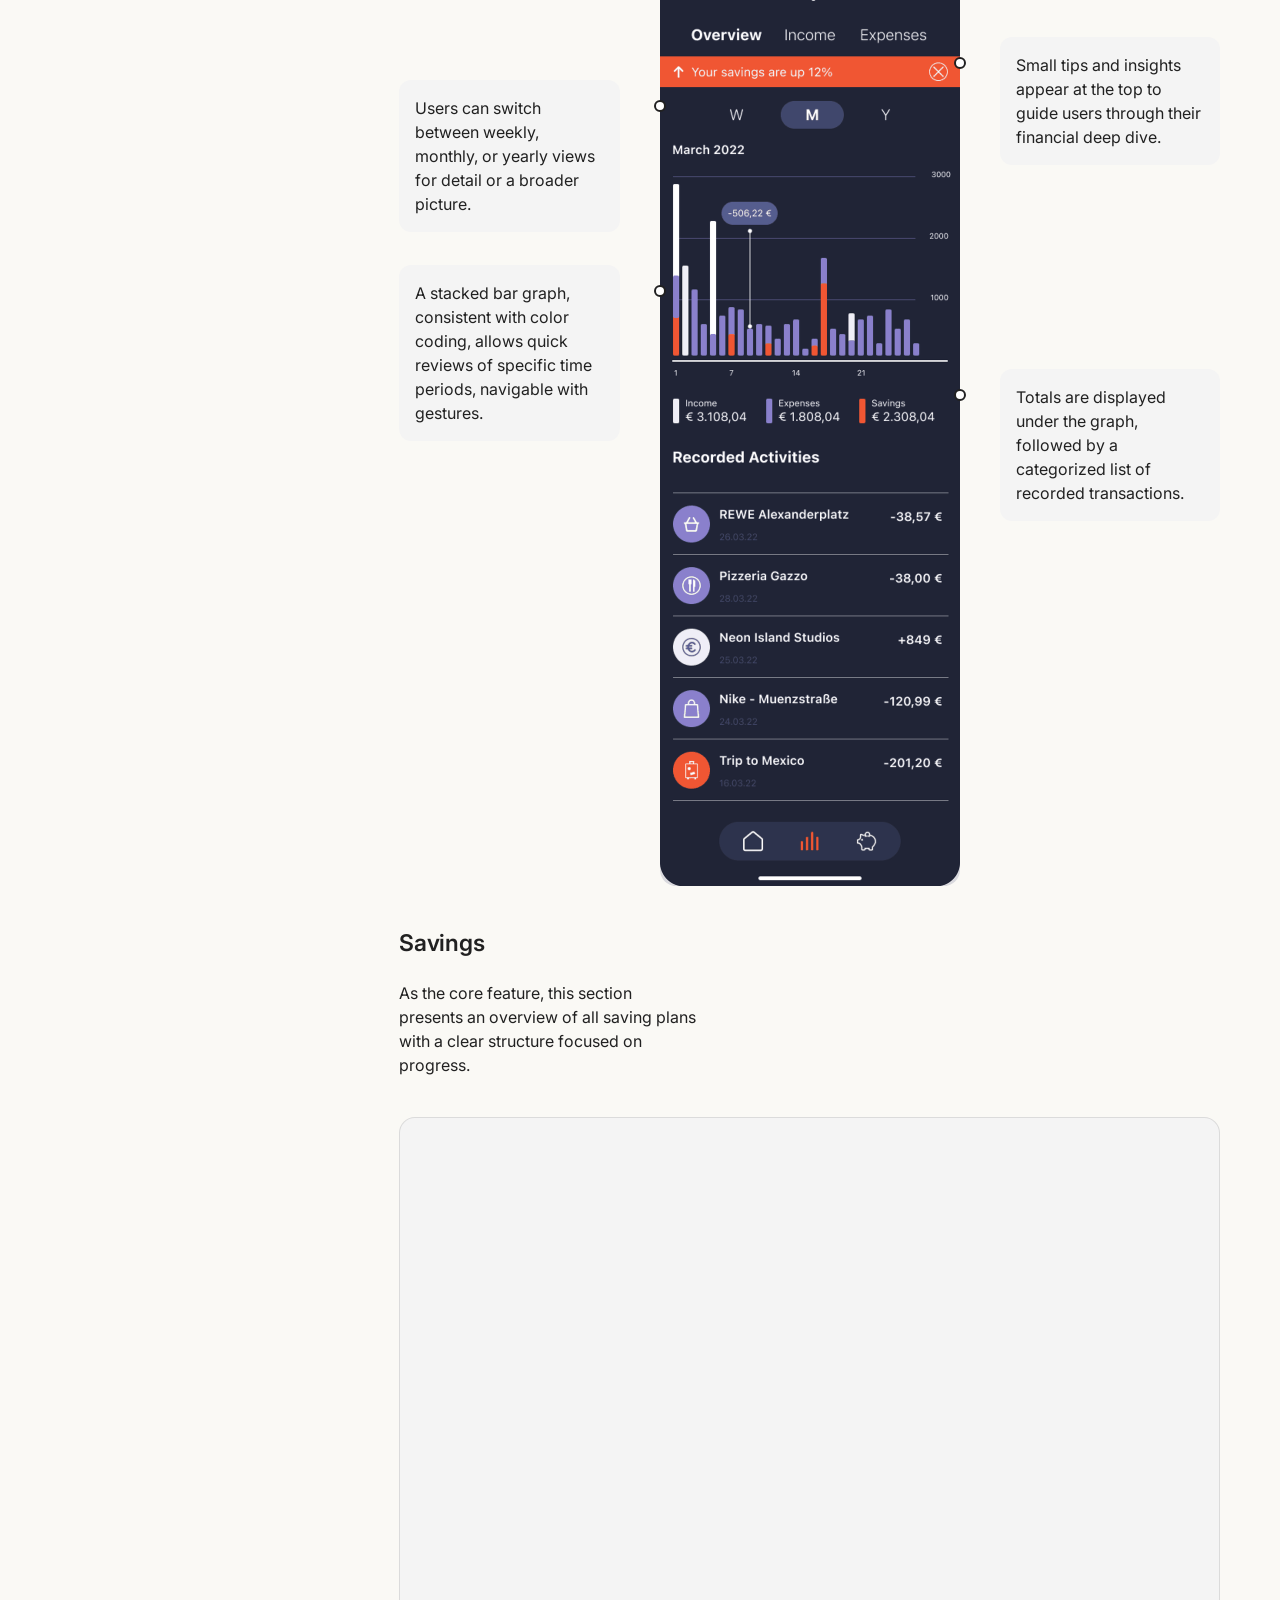
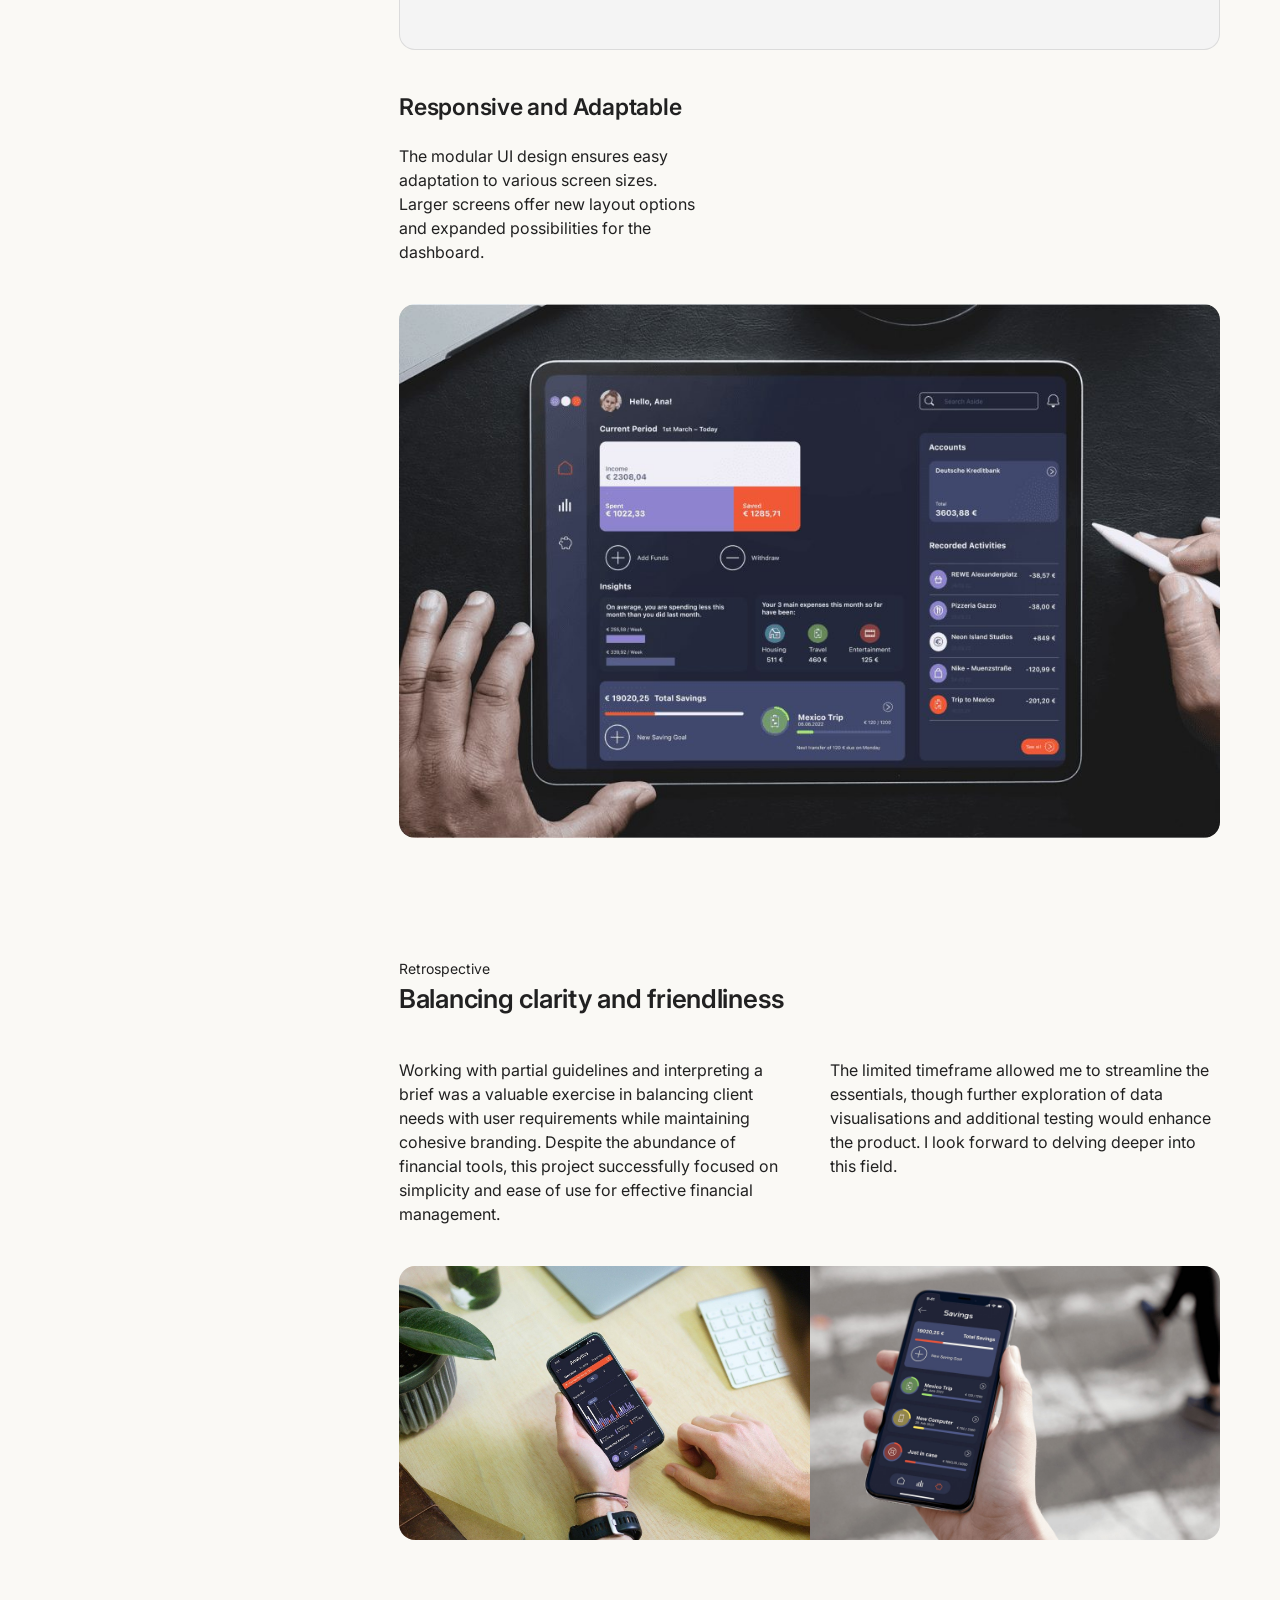
<file: aside.html>
<!doctype html>
<html lang="en">
<head>
  <meta charset="utf-8">
  <meta name="viewport" content="width=device-width, initial-scale=1">
  <title>Aside — I-AB</title>
  <meta name="description" content="Aside: a money-saving app to simplify and motivate through visualisations. UX case study by Iván Alfonso Burgos.">
  <meta property="og:title" content="Aside — I-AB">
  <meta property="og:image" content="https://www.ivan-alfonsoburgos.com/assets/img/aside-cover.jpg">
  <link rel="icon" href="assets/img/favicon-light.png" media="(prefers-color-scheme: light)">
  <link rel="icon" href="assets/img/favicon-dark.png" media="(prefers-color-scheme: dark)">
  <link rel="apple-touch-icon" href="assets/img/apple-touch-icon.png">
  <link rel="preconnect" href="https://fonts.googleapis.com">
  <link rel="preconnect" href="https://fonts.gstatic.com" crossorigin>
  <link rel="stylesheet" href="https://fonts.googleapis.com/css2?family=Inter:wght@400;500;600;700&display=swap">
  <link rel="stylesheet" href="css/style.css?v=20261118c">
  <script>document.documentElement.classList.add("js")</script>
</head>
<body data-page="project" data-project="aside">
  <div data-nav></div>

  <main class="case">
    <aside class="case-side" data-case-side></aside>

    <article class="case-content">
      <div class="cs-hero">
        <img src="assets/img/aside-hero.jpg" alt="The Aside logo beside a phone showing the app’s dashboard, on purple" width="1960" height="1382">
      </div>

      <dl class="facts">
        <div><dt>Type</dt><dd>Concept Project</dd></div>
        <div><dt>Category</dt><dd>Fin App</dd></div>
        <div><dt>Timeframe</dt><dd>2 weeks</dd></div>
        <div><dt>Tools</dt><dd>Figma</dd></div>
      </dl>

      <div class="cs-sections">

        <section class="cs-section" id="challenge" data-toc="Challenge">
          <div class="stack">
            <header class="cs-head"><p class="eyebrow">Challenge</p><h2>From partial instructions to a distinguishable product</h2></header>
            <div class="prose">
              <p>This student project was a challenge to develop a product <strong>based on partial branding guidelines</strong> of a Money-Saving tool, and distill the instructions of a brief into a full developed and distinguishable product.</p>
              <p>Many financial tools are overwhelming for those with limited financial knowledge. Saving and managing money is crucial, but it’s easy to lose track or miss patterns. People with less financial literacy and time need an accessible tool that offers smart money management tips.</p>
            </div>
          </div>
          <div class="cs-media" style="width:min(650px, 100%)">
            <img src="assets/img/aside-brief.jpg" alt="A hand holds a phone showing a savings plan in Aside" width="650" height="400" loading="lazy">
          </div>
        </section>

        <section class="cs-section" id="problem" data-toc="Problem">
          <header class="cs-head"><p class="eyebrow">Problem</p><h2>Striving for consistency and clarity</h2></header>
          <div class="cols-2 cols--equal cs-narrow">
            <div class="tile tile--drs"><p class="tile__big">1</p><p>Overwhelm from <strong>complexity</strong>, the <strong>amount of information</strong> and the <strong>technical jargon</strong> used</p></div>
            <div class="tile tile--drs"><p class="tile__big">2</p><p>Difficulty identifying <strong>spending patterns</strong>.</p></div>
            <div class="tile tile--drs"><p class="tile__big">3</p><p><strong>Lack of time</strong> for money management</p></div>
            <div class="tile tile--drs"><p class="tile__big">4</p><p>Limited <strong>financial literacy</strong> and advice</p></div>
          </div>
        </section>

        <section class="cs-section" id="research" data-toc="User Research">
          <header class="cs-head"><p class="eyebrow">User Research</p><h2>Uncovering Financial Habits, Pain Points, and Unique Saving Strategies</h2></header>
          <div class="tile cs-narrow">
            <img class="tile__icon tile__icon--sm" src="assets/img/ux-icon-question.png" alt="" width="60" height="60" loading="lazy">
            <p style="font-weight:500">The goal of the research is to understand the <strong>goals</strong> and <strong>pain points</strong> of users with varying levels of <strong>financial literacy</strong> as they manage their personal finances. I am looking to inquire what <strong>tools</strong>, digital or analog, if any, do they use to keep track of their finances.</p>
          </div>
          <div class="prose">
            <p>I target a diverse group of participants with different financial knowledge levels, income brackets, and financial management habits. I specifically began by exploring users’ current financial behaviors, their motivations for saving, and the challenges they face. The 10 Interviews were scheduled in 3 separate days, some performed online, and some in person.</p>
          </div>

          <h3 class="cs-subhead">Research Results</h3>
          <div class="cols-2 cols--equal">
            <div class="tile tile--surface">
              <img class="tile__icon tile__icon--sm" src="assets/img/ux-icon-patterns.png" alt="" width="60" height="60" loading="lazy">
              <h4 class="tile__lead">Patterns</h4>
              <div class="prose">
                <p>Heavy reliance on <strong>manual methods</strong> (spreadsheets, note-taking).</p>
                <p>Users often juggle <strong>multiple tools</strong> (banking apps, third-party apps) but lose track of the overall financial picture.</p>
                <p>Most users focus on checking <strong>account balances</strong> rather than reviewing spending patterns or planning long-term.</p>
              </div>
            </div>
            <div class="tile tile--surface">
              <img class="tile__icon tile__icon--sm" src="assets/img/ux-icon-pain.png" alt="" width="60" height="60" loading="lazy">
              <h4 class="tile__lead">Pain Points</h4>
              <div class="prose">
                <p>Difficulty maintaining a <strong>consistent savings routine</strong>.</p>
                <p>Struggles in identifying areas where expenses can be reduced.</p>
                <p>Frustration with budgeting tools requiring <strong>too much manual input</strong>.</p>
                <p>Confusion with <strong>financial jargon</strong>.</p>
              </div>
            </div>
            <div class="tile tile--surface">
              <img class="tile__icon tile__icon--sm" src="assets/img/ux-icon-findings.png" alt="" width="60" height="60" loading="lazy">
              <h4 class="tile__lead">Surprising Findings</h4>
              <div class="prose">
                <p>Some users use separate bank accounts to “<strong>hide</strong>” money from themselves as a saving strategy.</p>
                <p>Recurring transfers to investment accounts are often used as a "<strong>forced</strong>" savings method.</p>
                <p>A few users avoid digital payment options, relying on cash to limit impulse spending.</p>
              </div>
            </div>
            <div class="tile tile--surface">
              <img class="tile__icon tile__icon--sm" src="assets/img/ux-icon-goals.png" alt="" width="60" height="60" loading="lazy">
              <h4 class="tile__lead">Goals Mentioned</h4>
              <div class="prose">
                <p>Users want a clear, easy-to-understand <strong>overview</strong> of their spending.</p>
                <p>Desire for <strong>automation</strong> in saving and budgeting.</p>
                <p>Flexibility to adjust financial plans.</p>
                <p>Interest in personalized, contextual financial advice.</p>
              </div>
            </div>
          </div>

          <h3 class="cs-subhead">User Needs and Requirements</h3>
          <div class="grid-table cs-narrow" style="--cols:2">
            <div class="tile tile--surface tile--sm grid-table__row-start"><p>As a <strong>new user</strong>, I need to be able to <strong>create a profile</strong>, so that the financial advice I receive is personalised.</p></div>
            <div class="tile tile--sm"><p class="tile__lead">Requirements</p><div class="prose"><ul><li>Onboarding with link to bank and first saving plan.</li></ul></div></div>

            <div class="tile tile--surface tile--sm grid-table__row-start"><p>As a <strong>money-saver</strong>, I need to input my <strong>income</strong> and <strong>expenses</strong> to get an <strong>overview</strong> of my finances.</p></div>
            <div class="tile tile--sm"><p class="tile__lead">Requirements</p><div class="prose"><ul><li>Direct link to bank.</li><li>Manual input of Input and Spending.</li></ul></div></div>

            <div class="tile tile--surface tile--sm grid-table__row-start"><p>As a <strong>user</strong>, I want to see a <strong>dashboard</strong> of my finances clearly and visually, so that I can see how much I am spending on what <strong>at a glance</strong>.</p></div>
            <div class="tile tile--sm"><p class="tile__lead">Requirements</p><div class="prose"><ul><li>Dashboard as Homepage, with period's balance and overview of budget.</li></ul></div></div>

            <div class="tile tile--surface tile--sm grid-table__row-start"><p>As a <strong>user</strong>, I want to see how my finances and savings have changed over time to <strong>stay on track</strong>.</p></div>
            <div class="tile tile--sm"><p class="tile__lead">Requirements</p><div class="prose"><ul><li>Insights, Most common expenses, Advices, crossed with news and financial advices from experts.</li></ul></div></div>

            <div class="tile tile--surface tile--sm grid-table__row-start"><p>As a <strong>user</strong>, I need to set my savings <strong>goal</strong> and <strong>deadline</strong>, so I can save accordingly.</p></div>
            <div class="tile tile--sm"><p class="tile__lead">Requirements</p><div class="prose"><ul><li>Create new saving plan, with deadline or not. List of possibilities of achieving goal: <strong>Rounding up every transaction, scheduled transactions or custom.</strong></li></ul></div></div>
          </div>
        </section>

        <section class="cs-section" id="solution" data-toc="Solution">
          <header class="cs-head"><p class="eyebrow">Solution</p><h2>A powerful yet simple platform that makes exploring history engaging and accessible.</h2></header>
          <div class="tile cs-narrow">
            <div class="prose">
              <p><strong>Simplicity</strong> and <strong>clarity</strong> are prioritised throughout the product.</p>
              <p><strong>Savings Plans</strong> are the focus, helping users link numbers to real-life goals.</p>
              <p>Navigation is kept <strong>minimal</strong> for ease of use.</p>
              <p>Consistent <strong>color coding</strong> for Income, Expenses, and Savings ensures clarity.</p>
              <p><strong>Insights and tips</strong> are integrated where needed to improve saving habits.</p>
            </div>
          </div>
          <div class="cols-3">
            <div class="stack">
              <div class="tile"><div class="step" style="gap:16px; align-items:center"><span class="ring">1</span><h3 class="tile__lead">Dashboard</h3></div><p class="t-small">Main screen displaying key information at a glance.</p></div>
              <img src="assets/img/aside-phone-1.jpg" alt="Aside dashboard on a phone: balance for the period, income and expenses, accounts and insights" width="442" height="884" loading="lazy" style="width:min(221px, 100%); align-self:center">
            </div>
            <div class="stack">
              <div class="tile"><div class="step" style="gap:16px; align-items:center"><span class="ring">2</span><h3 class="tile__lead">Analytics</h3></div><p class="t-small">Detailed view of trends and patterns, visual transaction overviews, and savings allocation.</p></div>
              <img src="assets/img/aside-phone-2.jpg" alt="Aside analytics on a phone: a monthly bar chart of income, expenses and savings" width="442" height="884" loading="lazy" style="width:min(221px, 100%); align-self:center">
            </div>
            <div class="stack">
              <div class="tile"><div class="step" style="gap:16px; align-items:center"><span class="ring">3</span><h3 class="tile__lead">Saving Plans</h3></div><p class="t-small">Overview of current goals and status, with a simple, intuitive process for creating new goals.</p></div>
              <img src="assets/img/aside-phone-3.jpg" alt="An Aside saving plan for a trip to Mexico on a phone, with progress, deadline and saving options" width="442" height="884" loading="lazy" style="width:min(221px, 100%); align-self:center">
            </div>
          </div>
        </section>

        <section class="cs-section" id="user-flows" data-toc="User Flows">
          <div class="stack">
            <header class="cs-head"><p class="eyebrow">User Flows</p><h2>A minimal and intuitive navigation</h2></header>
            <div class="prose"><p>I focused on creating the most straightforward way for users to create new saving plans and easily access the information they need. Since the app's main focus is on saving plans, the statistics are placed in their own dedicated section, directly from the main navigation.</p></div>
          </div>
          <div class="cs-media">
            <img src="assets/img/aside-flows.png" alt="Diagram of Aside’s user flows, from the splash screen and sign-up to onboarding, the dashboard, analytics and saving plans" width="1960" height="967" loading="lazy" data-zoom>
          </div>
        </section>

        <section class="cs-section" id="first-prototype" data-toc="First Prototype">
          <div class="stack">
            <header class="cs-head"><p class="eyebrow">First Prototype</p><h2>Wireframing for simplicity</h2></header>
            <div class="prose"><p>I concentrated on presenting the data in a simple, clear way based on user stories, and designed the flow for creating new saving plans to be supportive without overwhelming the user. Several data visualization and chronological navigation patterns were explored before finalizing the current design.</p></div>
          </div>
          <img src="assets/img/aside-prototype.gif" alt="The first wireframe prototype, cycling through the dashboard, analytics and saving plan screens" width="148" height="489" loading="lazy" style="width:min(222px, 100%); align-self:center">
        </section>

        <section class="cs-section" id="branding" data-toc="Branding">
          <header class="cs-head"><p class="eyebrow">Branding</p><h2>Balancing clarity and friendliness</h2></header>
          <div class="tile cs-narrow"><p class="tile__lead">The brand prioritizes simplicity, focusing on <strong>trust</strong>, <strong>precision</strong>, and <strong>friendliness</strong>. The three app categories (<strong>Income</strong>, <strong>Expenses</strong>, and <strong>Savings</strong>) are color-coded, with Savings as the accent color.</p></div>
          <div class="cs-media" style="width:min(650px, 100%)">
            <img src="assets/img/aside-brand.jpg" alt="Cover of the Aside brand guidelines, with the logo and a hand holding the app" width="842" height="595" loading="lazy">
          </div>
        </section>

        <section class="cs-section" id="testing" data-toc="Usability Testing" style="--icon:#f45336">
          <div class="stack">
            <header class="cs-head"><p class="eyebrow">Usability Testing</p><h2>Simplifying the savings plan setup for new users</h2></header>
            <div class="prose"><p>To test the main feature I explored how new users approach setting up a Savings Plan within the app. The goal was to evaluate the ease of use and clarity of the process, focusing on users' understanding of key features.</p></div>
          </div>
          <div class="tile cs-narrow"><p class="t-small">Scenario</p><p class="tile__lead">You're a new user, and you would like to set up a new Savings Plan. How would you do it?</p></div>
          <div class="grid-table" style="--cols:3; gap:24px 40px">
            <p class="grid-table__head icon-head"><svg viewBox="0 0 32 32" fill="none" aria-hidden="true"><circle cx="16" cy="16" r="13" stroke="currentColor" stroke-width="2"/><path d="M12.5 12.5a3.5 3.5 0 1 1 5 3.2c-1 .5-1.5 1.2-1.5 2.3v.5" stroke="currentColor" stroke-width="2" stroke-linecap="round"/><circle cx="16" cy="22.5" r="1.3" fill="currentColor"/></svg>Painpoints</p>
            <p class="grid-table__head icon-head"><svg viewBox="0 0 32 32" fill="none" aria-hidden="true"><path d="M16 4 29 27H3L16 4Z" stroke="currentColor" stroke-width="2" stroke-linejoin="round"/><path d="M16 13v6" stroke="currentColor" stroke-width="2" stroke-linecap="round"/><circle cx="16" cy="23" r="1.3" fill="currentColor"/></svg>Priority</p>
            <p class="grid-table__head icon-head"><svg viewBox="0 0 32 32" fill="none" aria-hidden="true"><circle cx="16" cy="16" r="13" stroke="currentColor" stroke-width="2"/><path d="m10.5 16.5 4 4 7-8" stroke="currentColor" stroke-width="2" stroke-linecap="round" stroke-linejoin="round"/></svg>Recommendation</p>

            <p class="grid-table__row-start" data-label="Painpoint">Users were confused by the <strong>color scheme</strong>, expecting it to have more meaning.</p>
            <p data-label="Priority"><strong style="font-size:20px; margin-right:12px">2</strong>Moderate / High</p>
            <p data-label="Recommendation">The color scheme is overwhelming and disrupts user flow. Use <strong>more neutrals</strong> and apply tertiary colors with <strong>lower opacity.</strong></p>

            <p class="grid-table__row-start" data-label="Painpoint">Users wanted <strong>more detail</strong> on what was being deducted into savings accounts.</p>
            <p data-label="Priority"><strong style="font-size:20px; margin-right:12px">2</strong>Moderate / High</p>
            <p data-label="Recommendation">A <strong>screen is missing</strong> for additional details on <strong>recurring transfers</strong>. Add <strong>feedback</strong> for Saving Plans linked to specific goals.</p>
          </div>
          <div class="cols-3 cols-3--stack-narrow" style="row-gap:40px">
            <blockquote class="quote">“It looks very nice, I like this first visualization. They make it pop and easy to read the information.”</blockquote>
            <blockquote class="quote">“It seems very colorful to me. But I guess it helps to express different things”</blockquote>
            <blockquote class="quote">“I like that there are only 3 icons in the bottom and that is floating, makes me feel that is not one of those overwhelming apps.”</blockquote>
            <blockquote class="quote">“I like the overview in Analytics. I get it right away. I wish I could click and explore more.”</blockquote>
            <blockquote class="quote">“Looks like a lot, but it’s not really too complicated. It takes some seconds to know what is going on but eventually feels super useful”</blockquote>
            <blockquote class="quote">About the Saving Plan screen: “It seems that there is something off in this screen, I understand everything, but not as fast as in the other screens”</blockquote>
          </div>
        </section>

        <section class="cs-section" id="final-design" data-toc="Final Design">
          <header class="cs-head"><p class="eyebrow">Final Design</p><h2>Balancing clarity and friendliness</h2></header>
          <div class="cs-media cs-pair">
            <img src="assets/img/aside-final.jpg" alt="Two hands hold a phone showing the Aside dashboard" width="1964" height="1372" loading="lazy">
            <img src="assets/img/aside-final-phone.jpg" alt="An Aside saving plan on a tilted phone, on dark blue" width="977" height="686" loading="lazy">
          </div>

          <div class="stack">
            <h3 class="cs-subhead">Onboarding</h3>
            <p style="max-width:300px">A step-by-step process designed to build trust while guiding users through inputting sensitive information. The tone and design balance trustworthiness with a friendly approach.</p>
          </div>
          <iframe class="cs-embed" style="--embed-h:533px" src="https://embed.figma.com/proto/fQxM6TMrMLu9Ixps6pRVG7/Aside?node-id=1-246&amp;node-type=frame&amp;scaling=scale-down&amp;content-scaling=responsive&amp;page-id=0%3A1&amp;starting-point-node-id=1%3A244&amp;embed-host=share" title="Aside onboarding prototype in Figma" loading="lazy" allowfullscreen></iframe>

          <div class="stack">
            <h3 class="cs-subhead">Dashboard</h3>
            <p style="max-width:300px">The main landing screen highlights key information at a glance. Users can view their current period's balance, bank account details, and insights based on transactions and goals.</p>
          </div>
          <div class="pinned">
            <ul class="pinned__side pinned__side--left">
              <li style="--y:50%">A bright box shows total savings achieved, with quick access to all savings plans.</li>
            </ul>
            <img class="pinned__screen" src="assets/img/aside-dashboard-full.png" alt="The full Aside dashboard, from the period balance down to insights and the savings box" width="390" height="1286" loading="lazy">
            <ul class="pinned__side pinned__side--right">
              <li style="--y:18.5%">Simple spending visualization for the current period, offering instant clarity on expenses.</li>
              <li style="--y:31.6%">Allows users to manually input additional incomes or expenses outside the linked bank system.</li>
              <li style="--y:49.6%">Displays total balance across all linked accounts, with easy access to breakdowns or account management.</li>
              <li style="--y:68.3%">Rotating insights on finances to help users adjust their behavior and reach goals.</li>
            </ul>
          </div>

          <div class="stack">
            <h3 class="cs-subhead">Analytics</h3>
            <p style="max-width:300px">Provides detailed, visually organized information with chronological listings and navigation options for full or category-specific overviews.</p>
          </div>
          <div class="pinned" style="--pinned-w:300px">
            <ul class="pinned__side pinned__side--left">
              <li style="--y:16.1%">Users can switch between weekly, monthly, or yearly views for detail or a broader picture.</li>
              <li style="--y:35.3%">A stacked bar graph, consistent with color coding, allows quick reviews of specific time periods, navigable with gestures.</li>
            </ul>
            <img class="pinned__screen" src="assets/img/aside-analytics-full.png" alt="The full Aside analytics screen, with a stacked bar chart and a list of transactions" width="600" height="1922" loading="lazy">
            <ul class="pinned__side pinned__side--right">
              <li style="--y:11.6%">Small tips and insights appear at the top to guide users through their financial deep dive.</li>
              <li style="--y:46.2%">Totals are displayed under the graph, followed by a categorized list of recorded transactions.</li>
            </ul>
          </div>

          <div class="stack">
            <h3 class="cs-subhead">Savings</h3>
            <p style="max-width:300px">As the core feature, this section presents an overview of all saving plans with a clear structure focused on progress.</p>
          </div>
          <iframe class="cs-embed" style="--embed-h:533px" src="https://embed.figma.com/proto/fQxM6TMrMLu9Ixps6pRVG7/Aside?node-id=1-230&amp;node-type=frame&amp;scaling=scale-down&amp;content-scaling=responsive&amp;page-id=0%3A1&amp;starting-point-node-id=1%3A230&amp;embed-host=share" title="Aside savings prototype in Figma" loading="lazy" allowfullscreen></iframe>

          <div class="stack">
            <h3 class="cs-subhead">Responsive and Adaptable</h3>
            <p style="max-width:300px">The modular UI design ensures easy adaptation to various screen sizes. Larger screens offer new layout options and expanded possibilities for the dashboard.</p>
          </div>
          <div class="cs-media">
            <img src="assets/img/aside-tablet.jpg" alt="The Aside dashboard on a tablet, with accounts and recent activity beside it" width="981" height="638" loading="lazy">
          </div>
        </section>

        <section class="cs-section" id="retrospective" data-toc="Retrospective">
          <header class="cs-head"><p class="eyebrow">Retrospective</p><h2>Balancing clarity and friendliness</h2></header>
          <div class="cols-2">
            <p>Working with partial guidelines and interpreting a brief was a valuable exercise in balancing client needs with user requirements while maintaining cohesive branding. Despite the abundance of financial tools, this project successfully focused on simplicity and ease of use for effective financial management.</p>
            <p>The limited timeframe allowed me to streamline the essentials, though further exploration of data visualisations and additional testing would enhance the product. I look forward to delving deeper into this field.</p>
          </div>
          <div class="cs-media cs-pair" style="--ratio:488 / 325">
            <img src="assets/img/aside-outro.jpg" alt="A hand holds a phone showing Aside’s analytics on a wooden desk" width="1490" height="1391" loading="lazy">
            <img src="assets/img/aside-savings.jpg" alt="A hand holds a phone showing the Aside savings overview" width="1960" height="1300" loading="lazy">
          </div>
        </section>
      </div>
    </article>
  </main>

  <section data-more-projects></section>
  <div data-footer></div>

  <script src="js/projects.js?v=20261118c"></script>
  <script src="js/site.js?v=20261118c"></script>
</body>
</html>
</file>
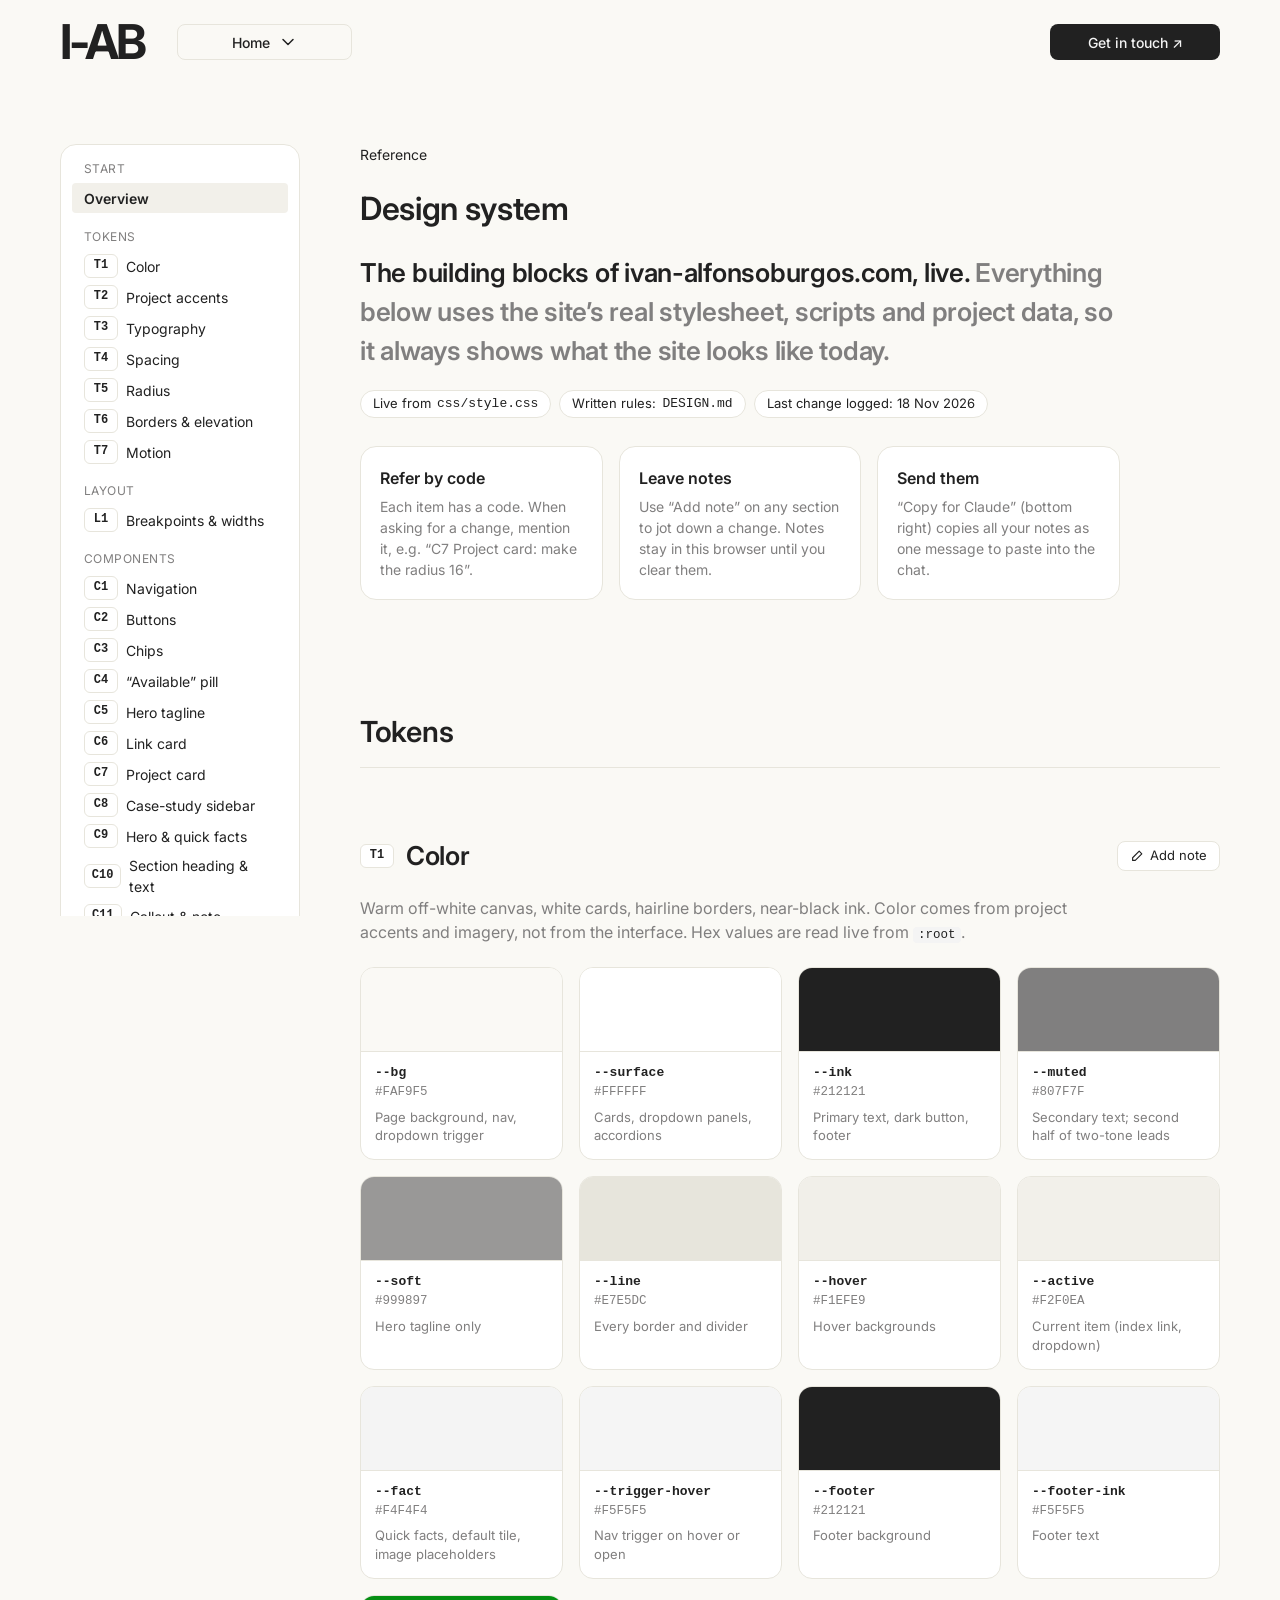
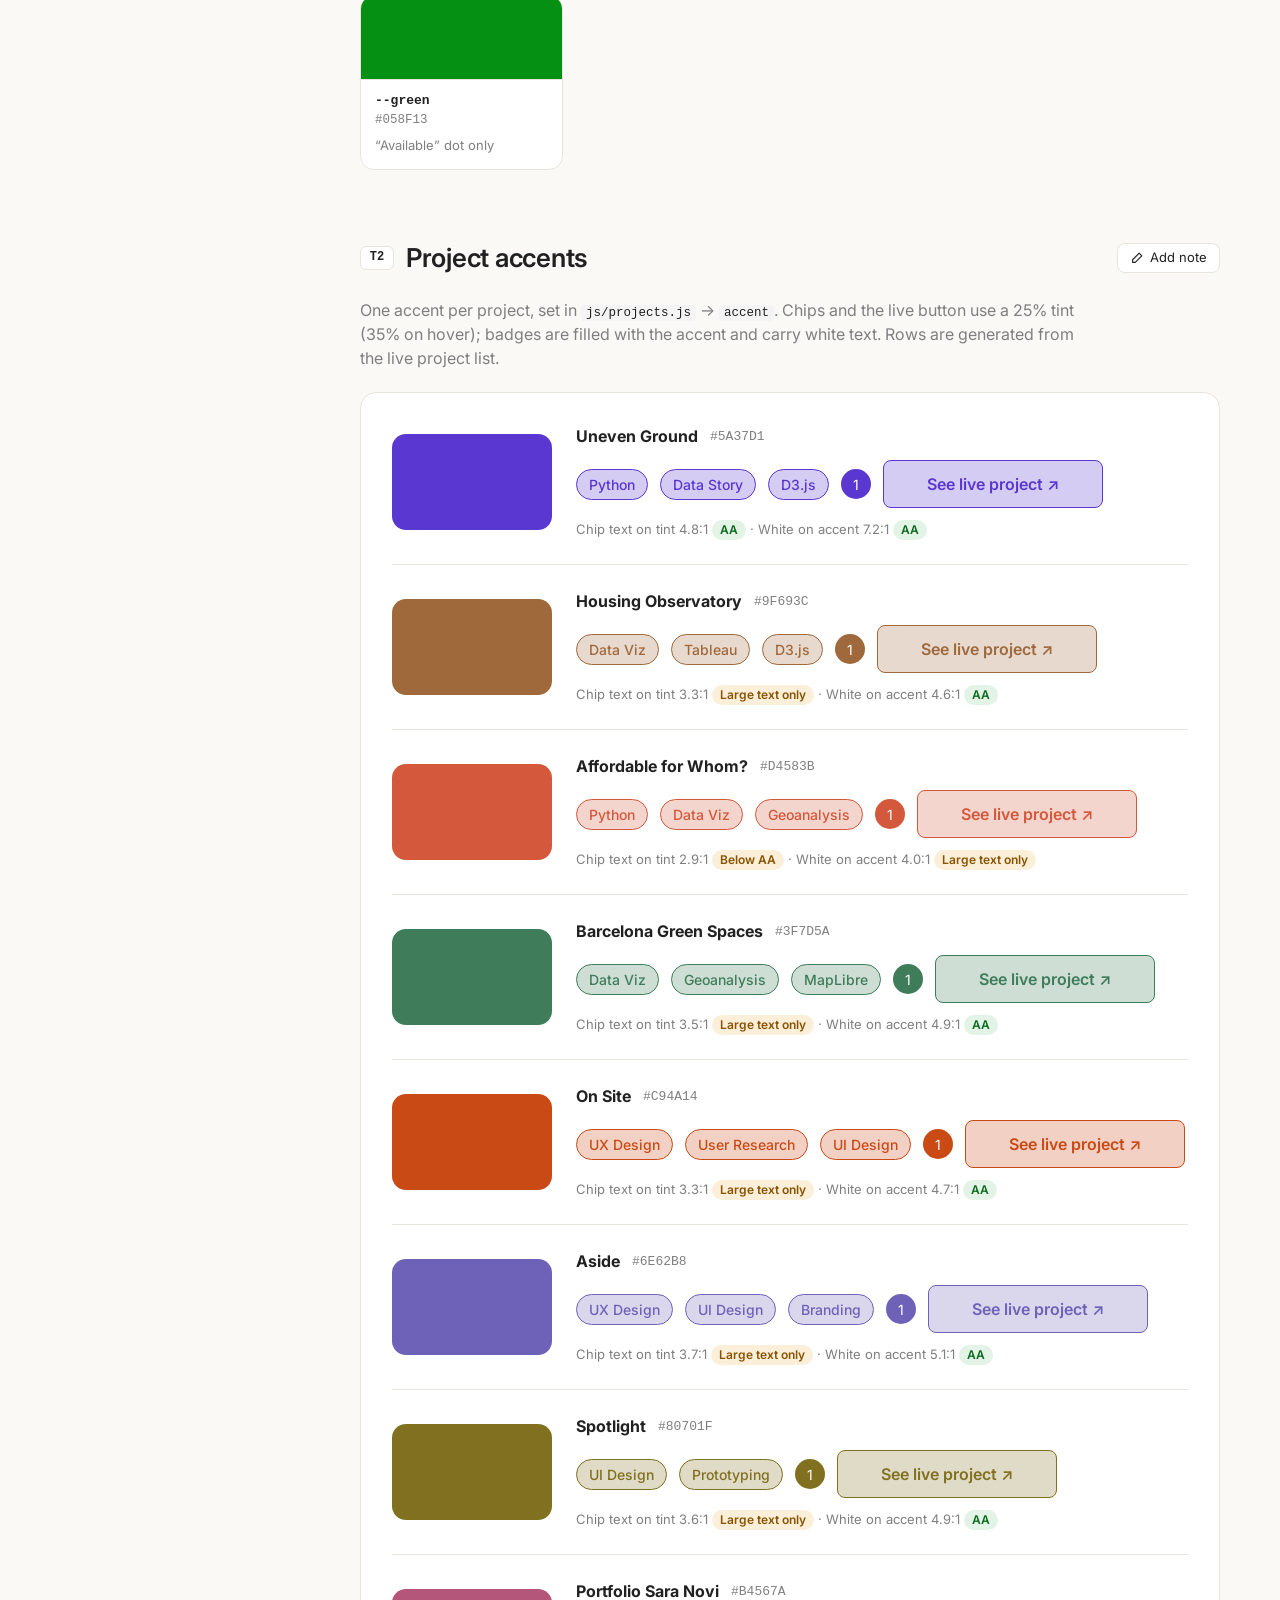
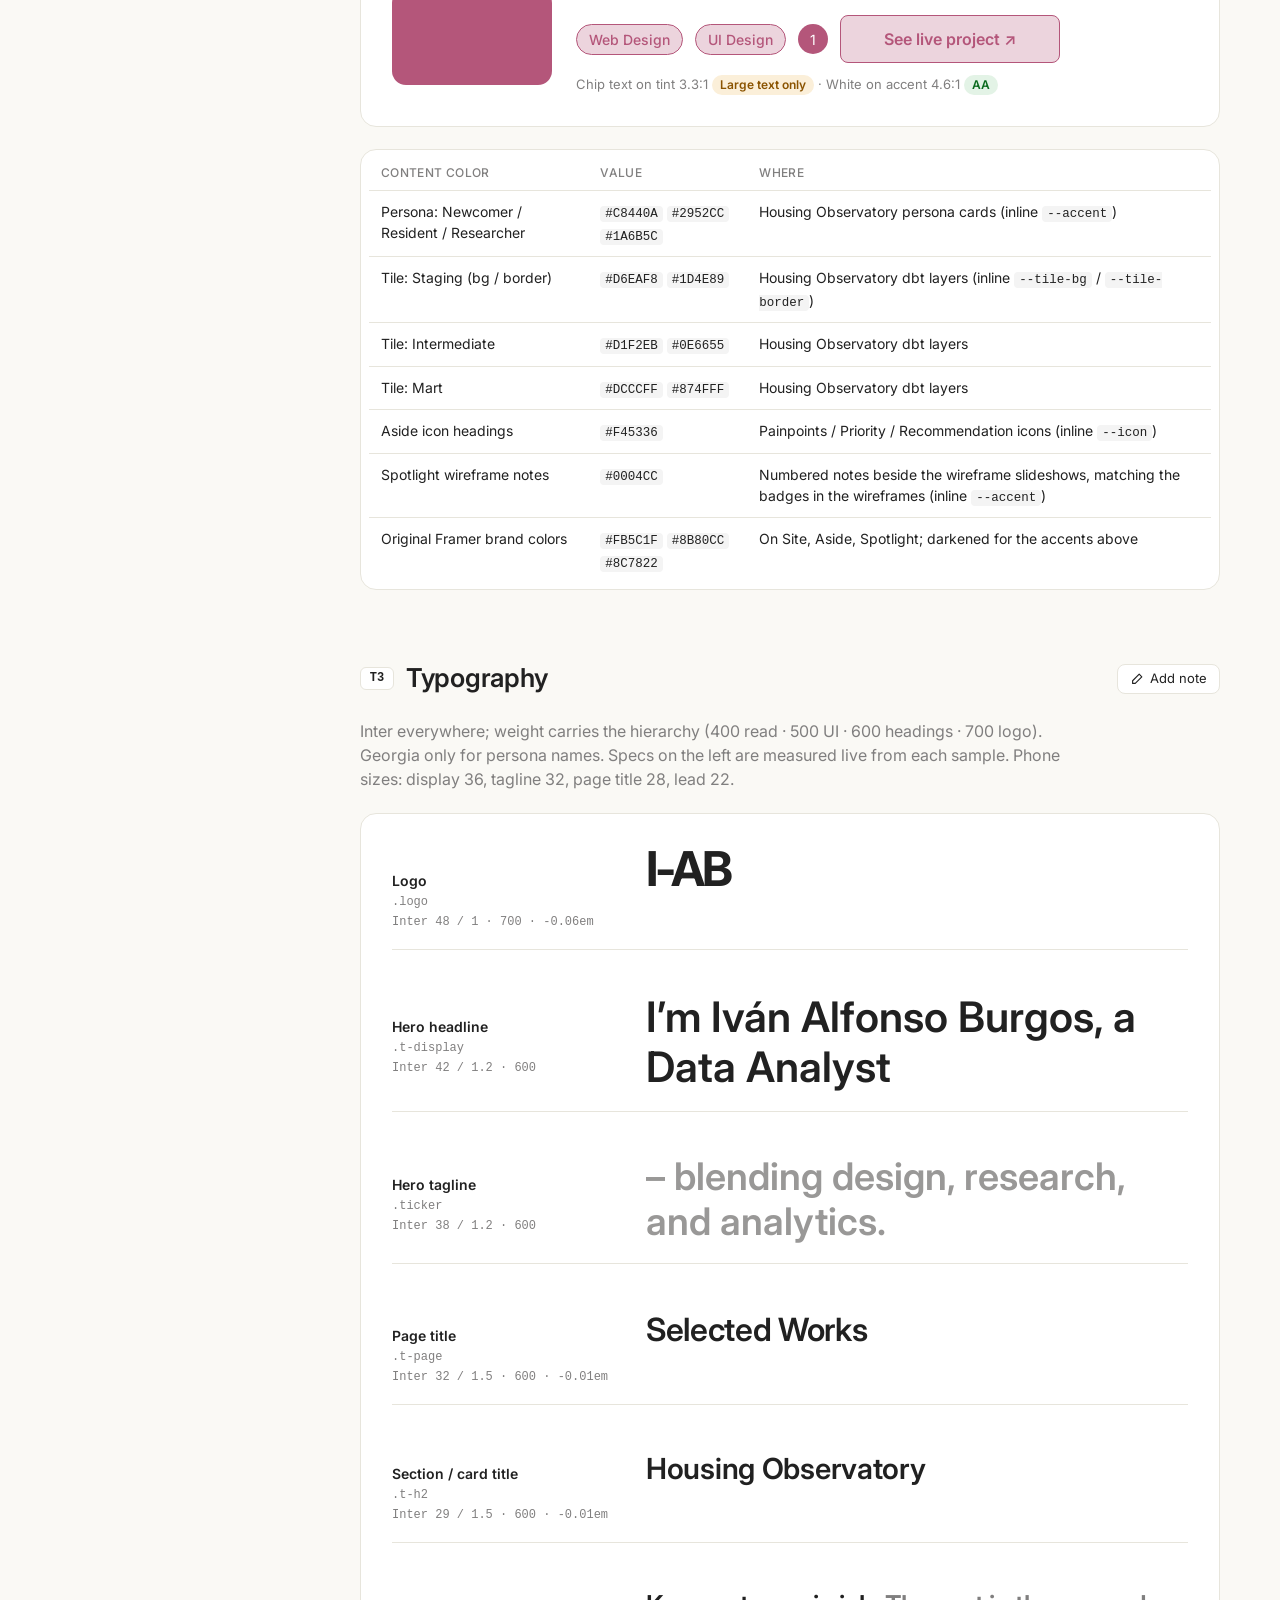
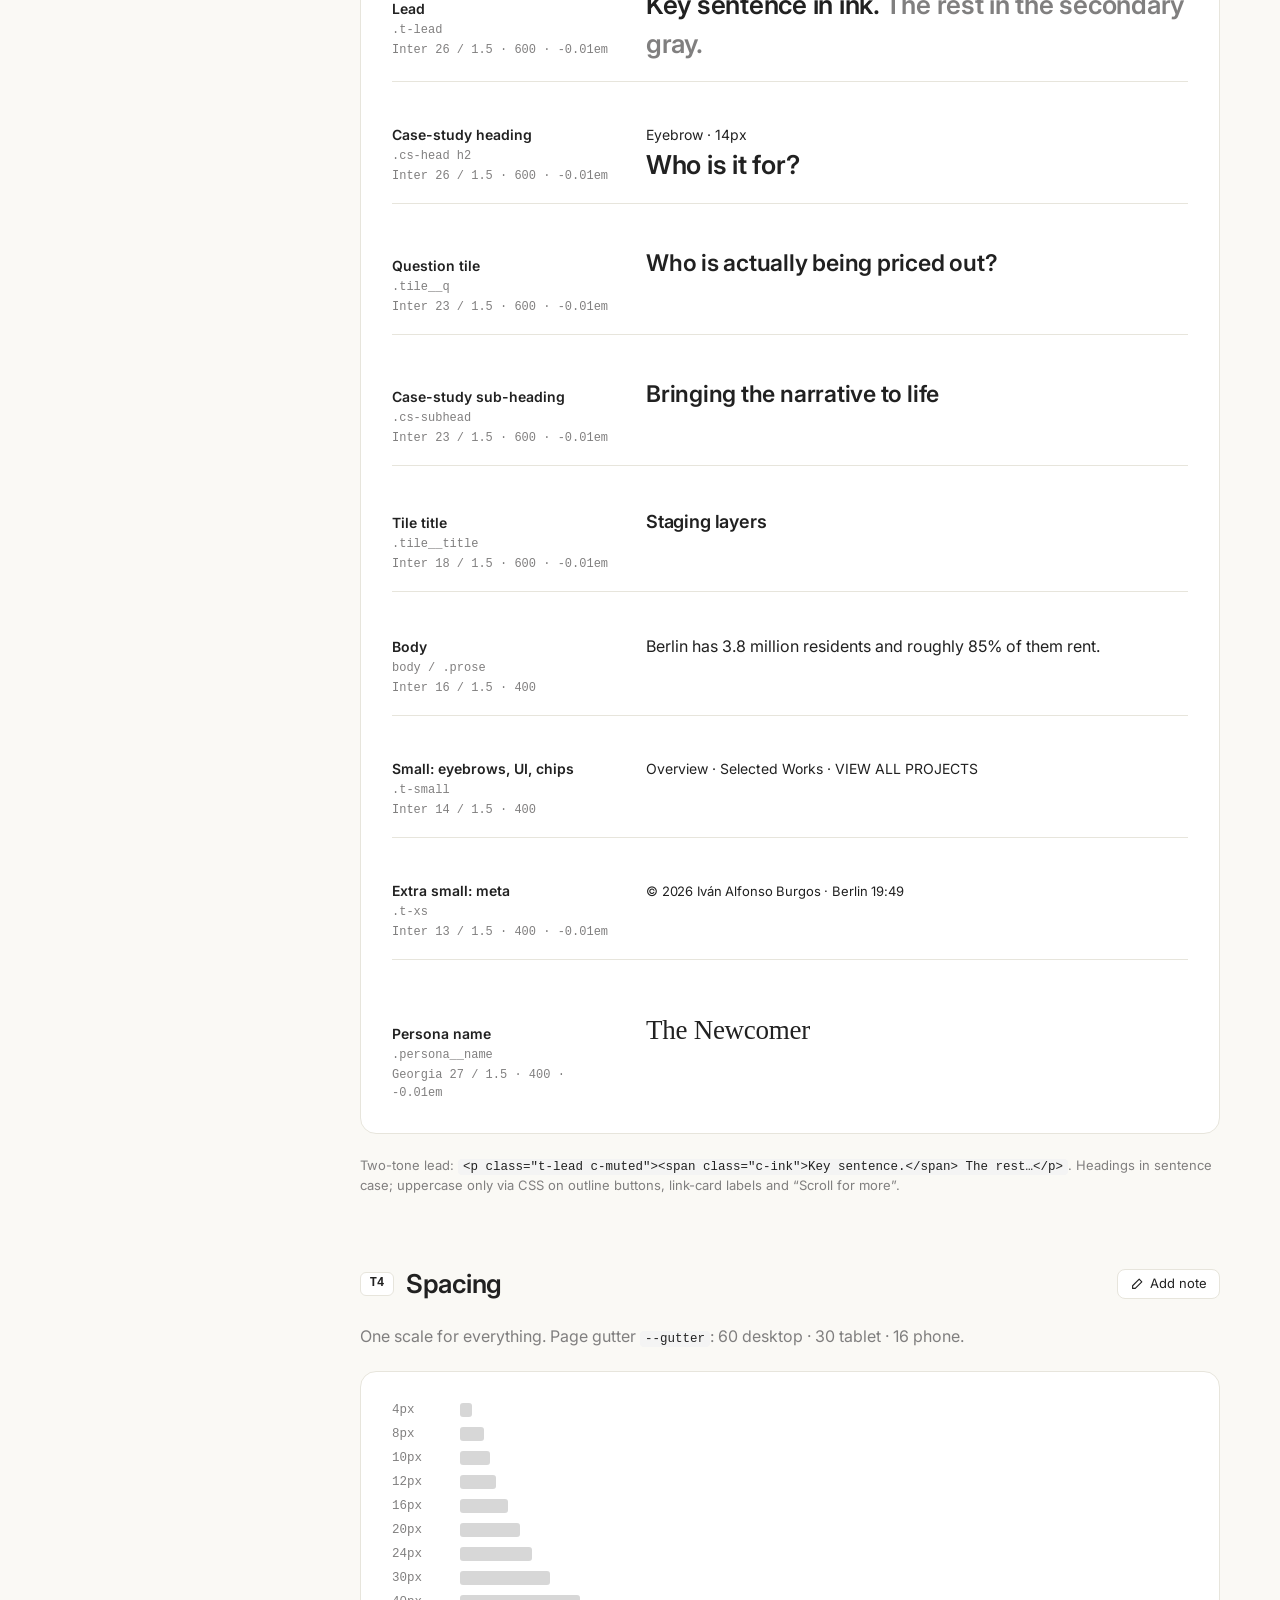
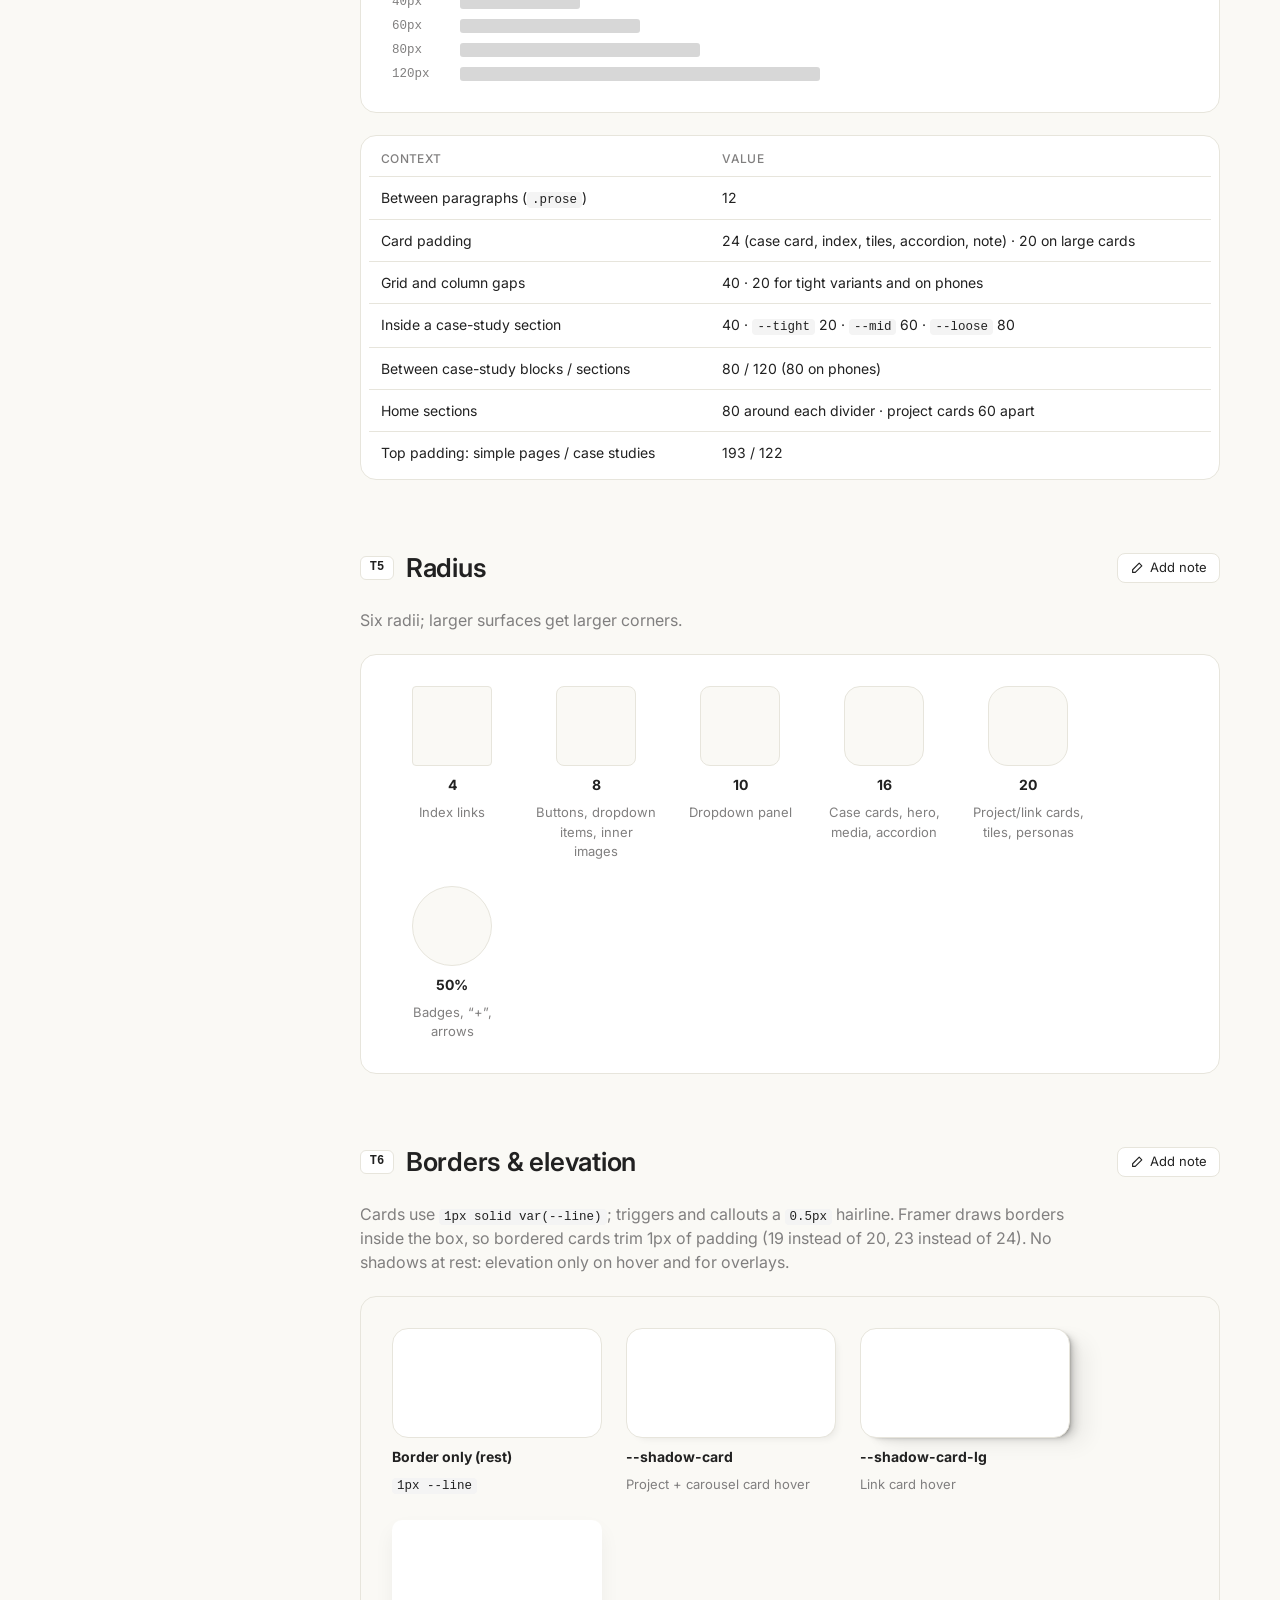
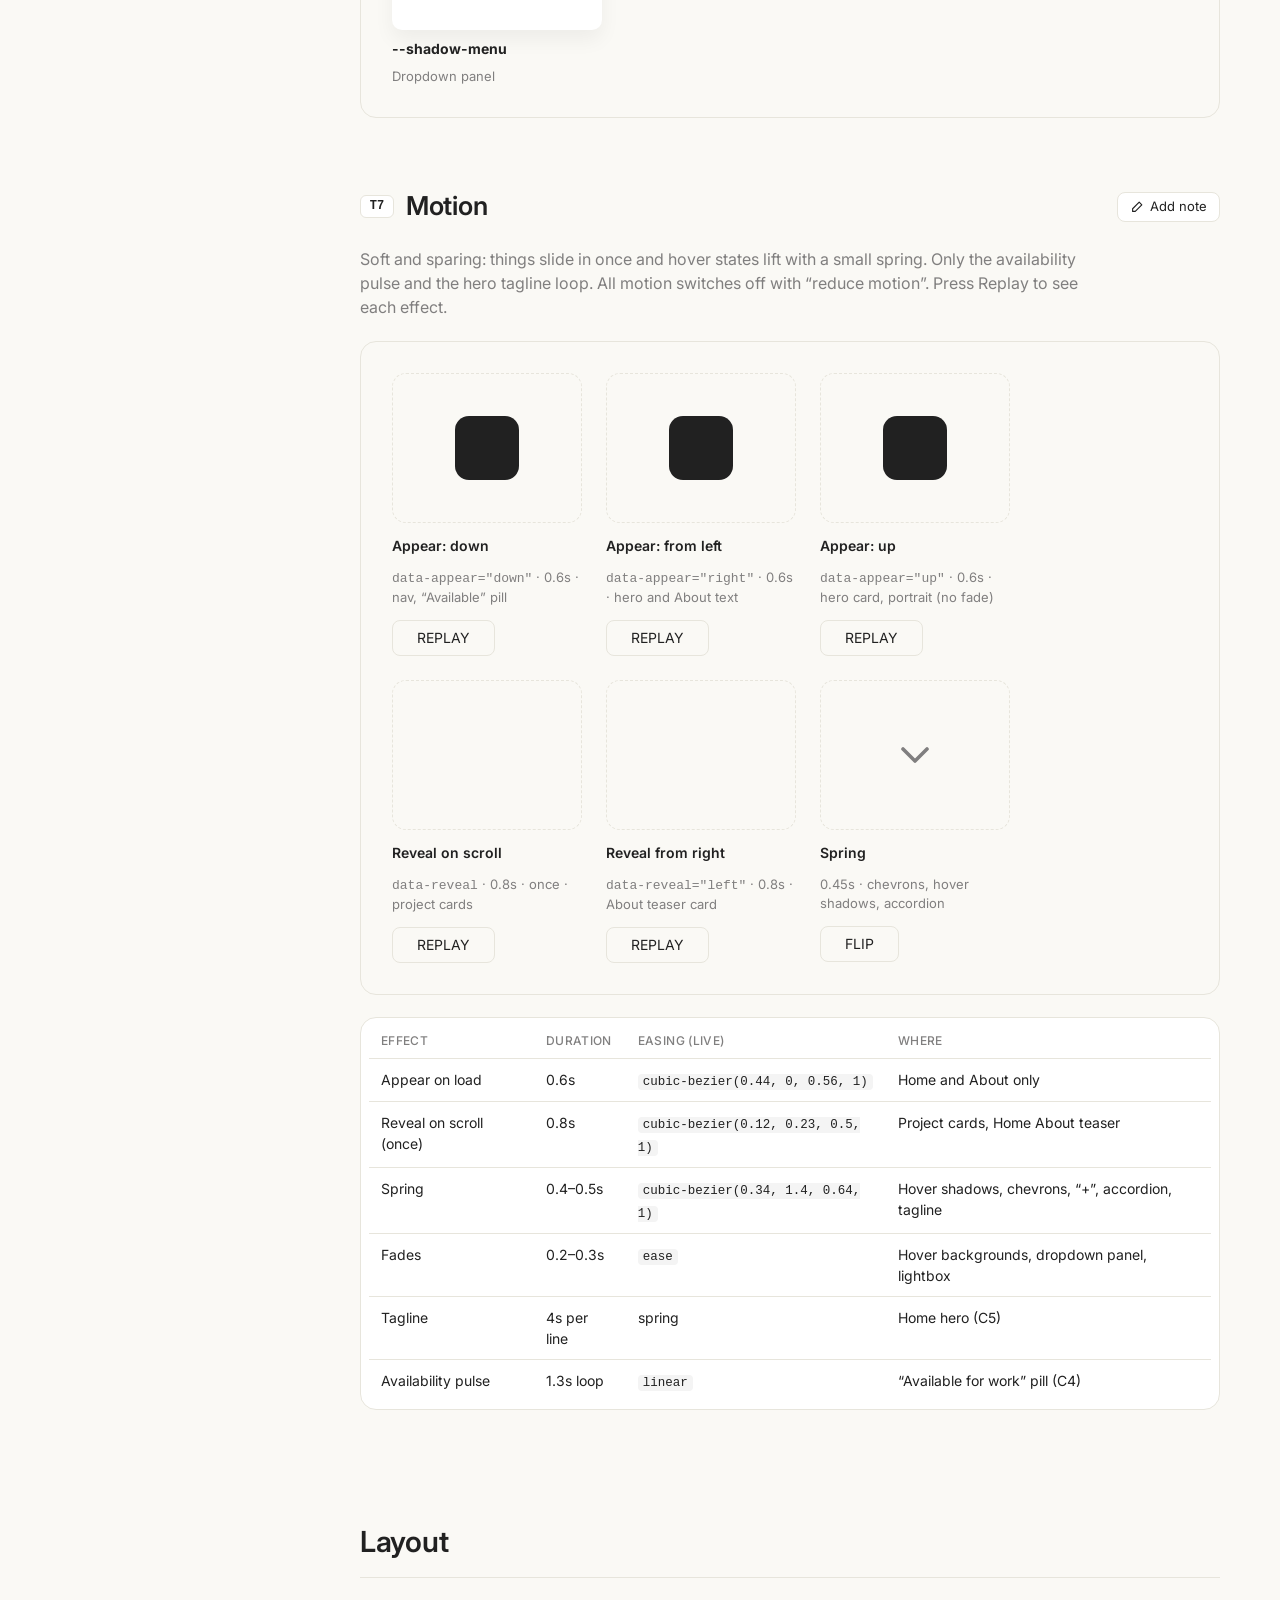
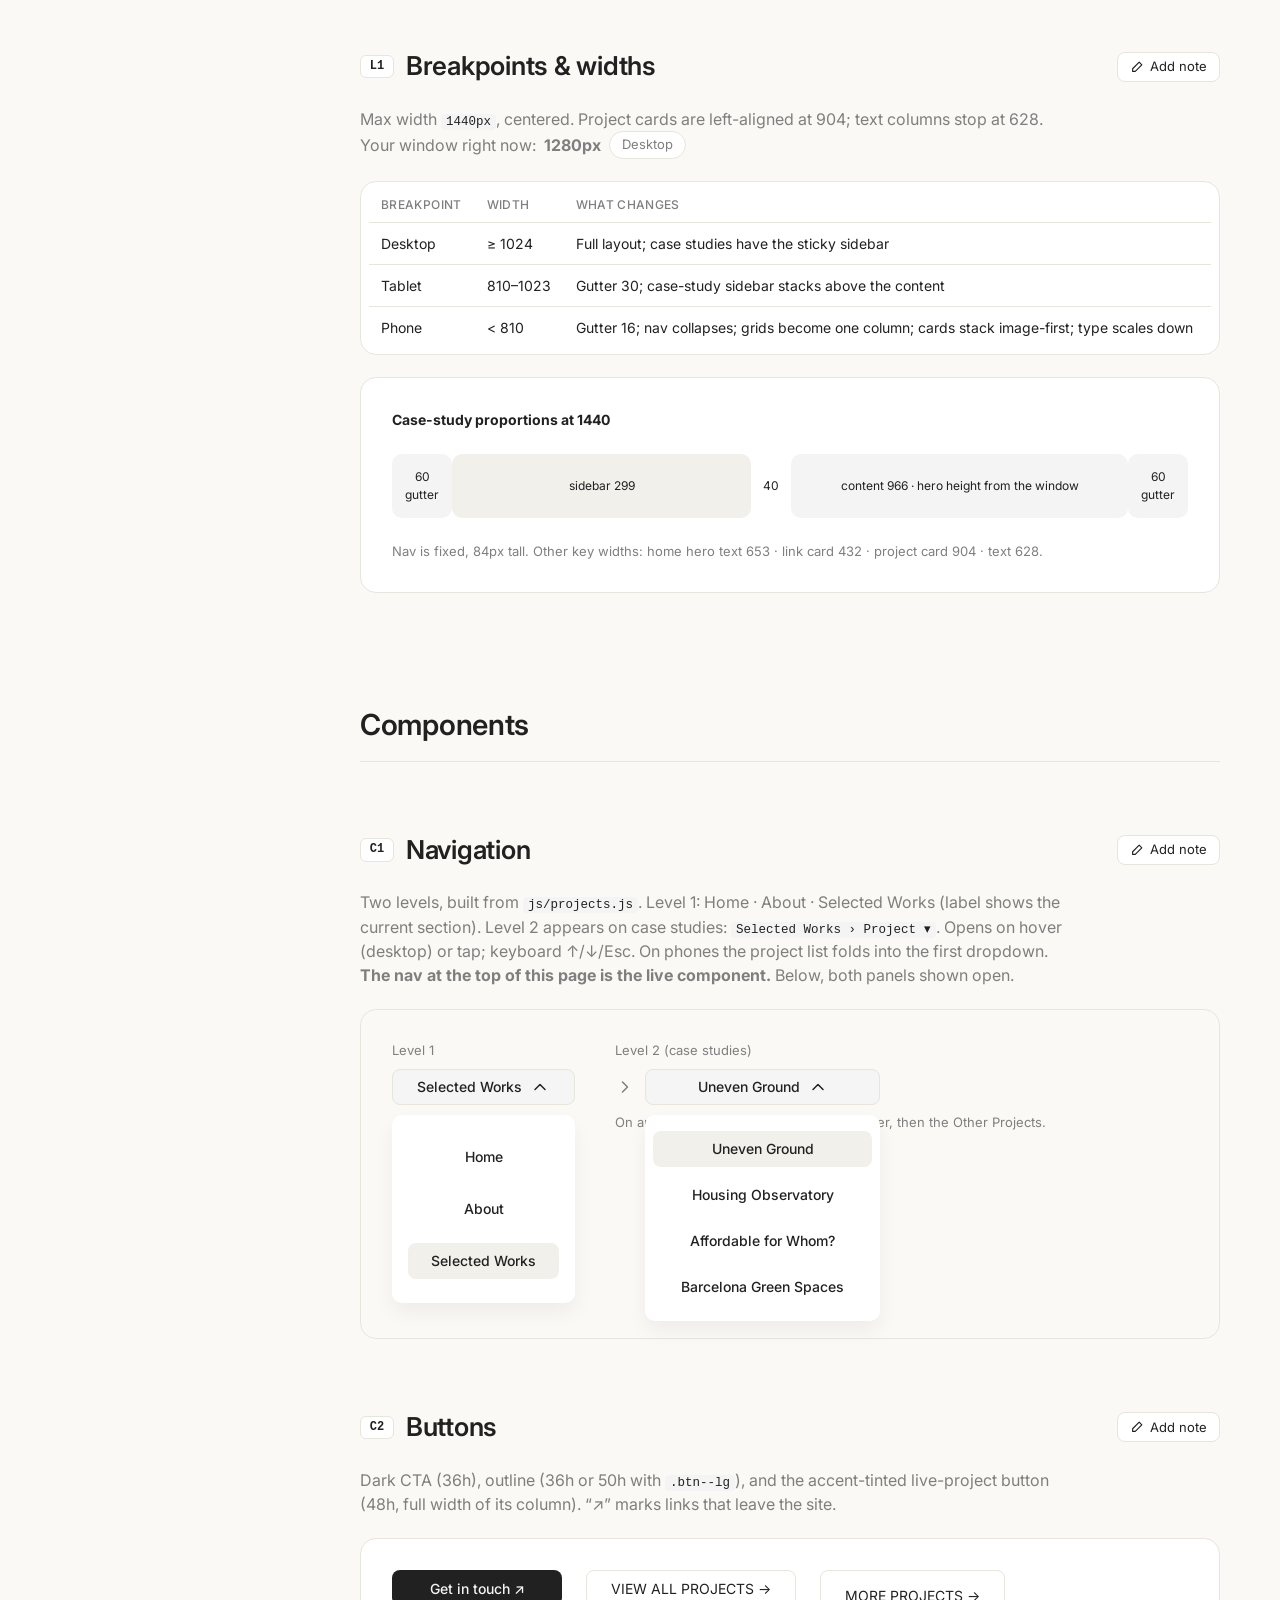
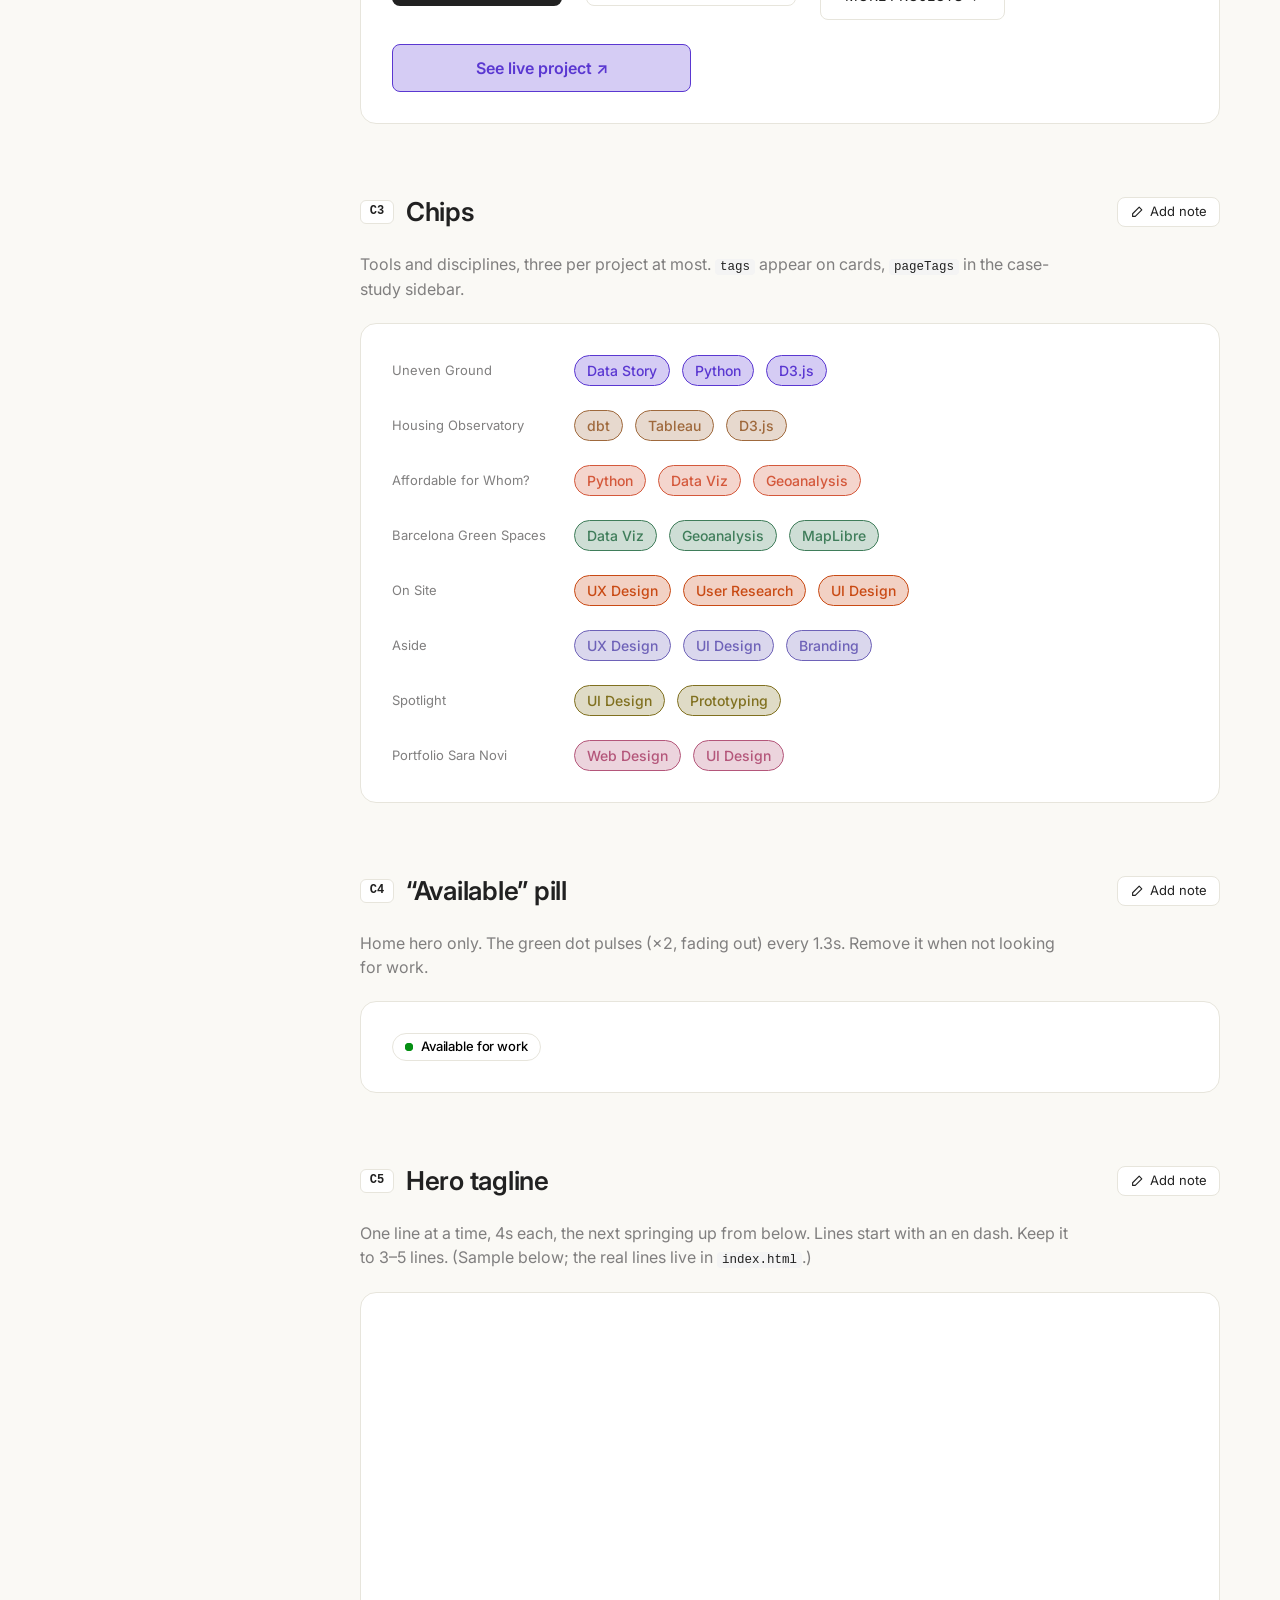
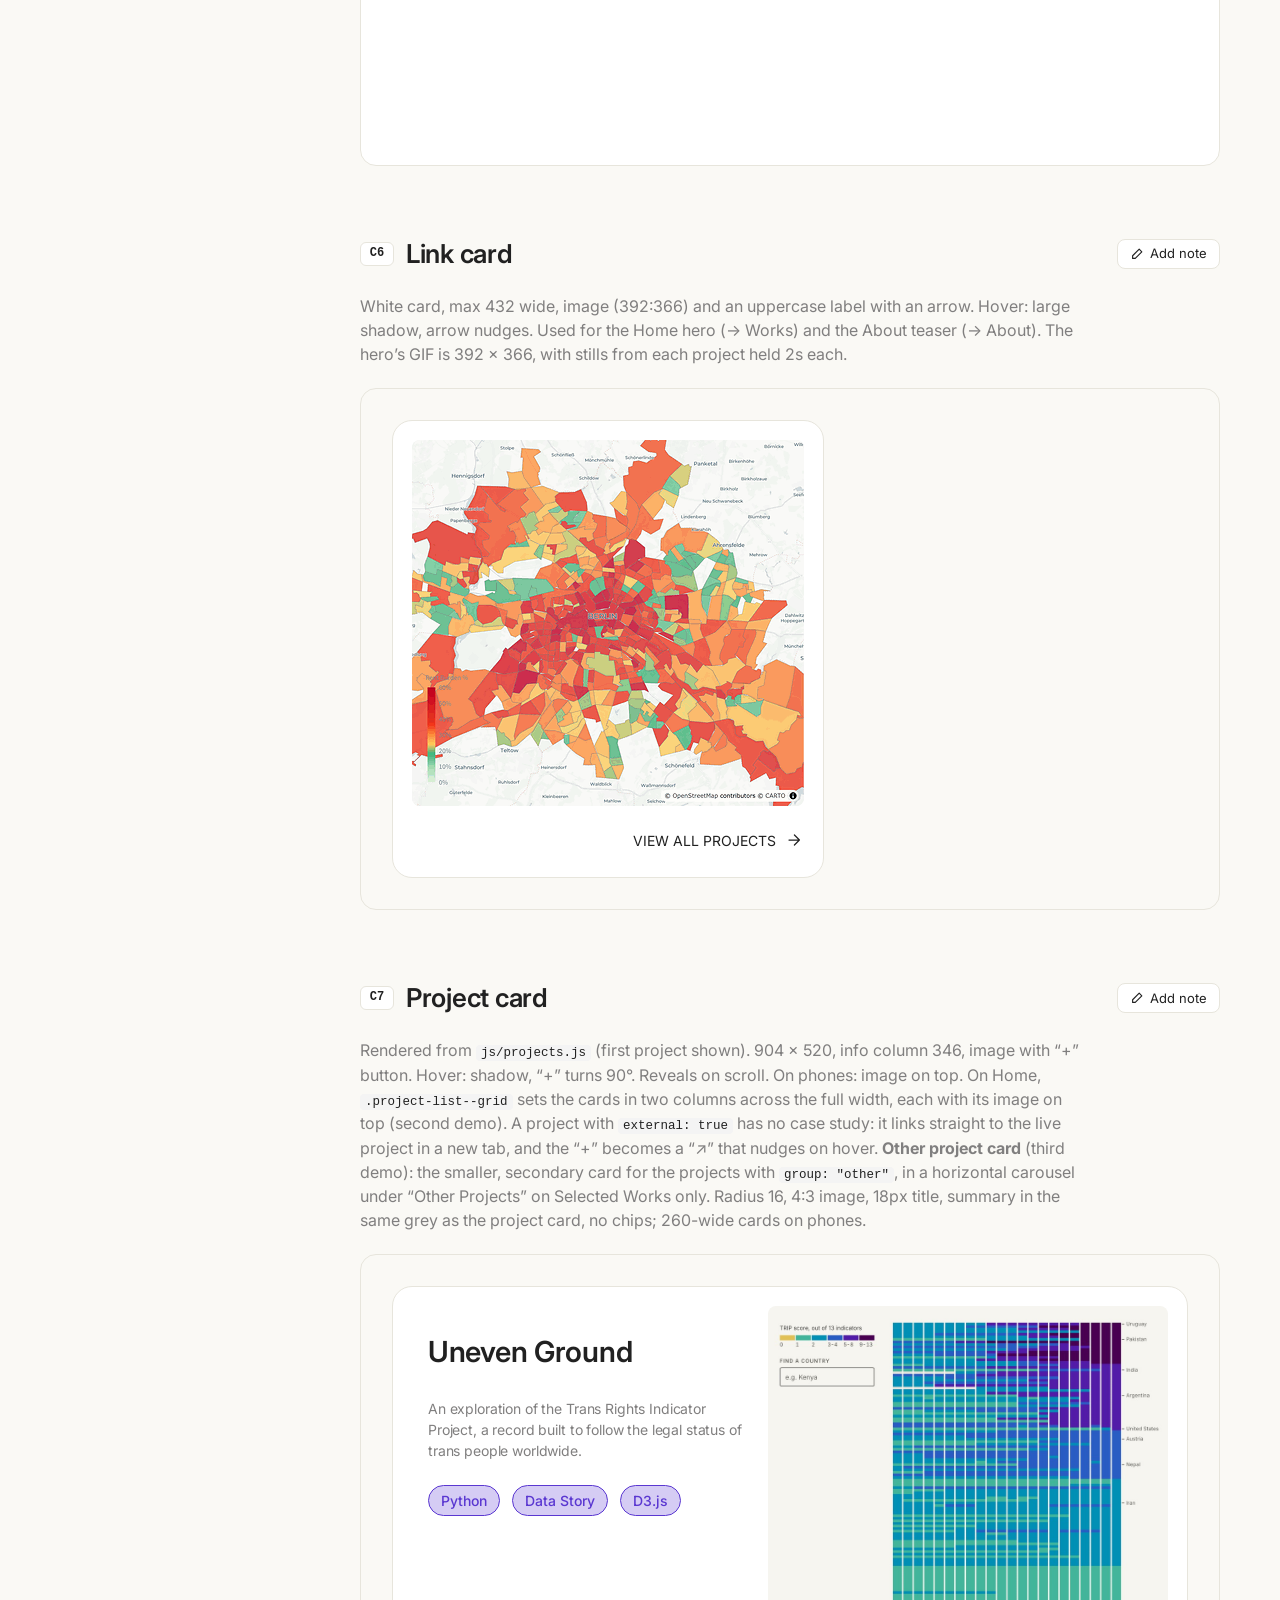
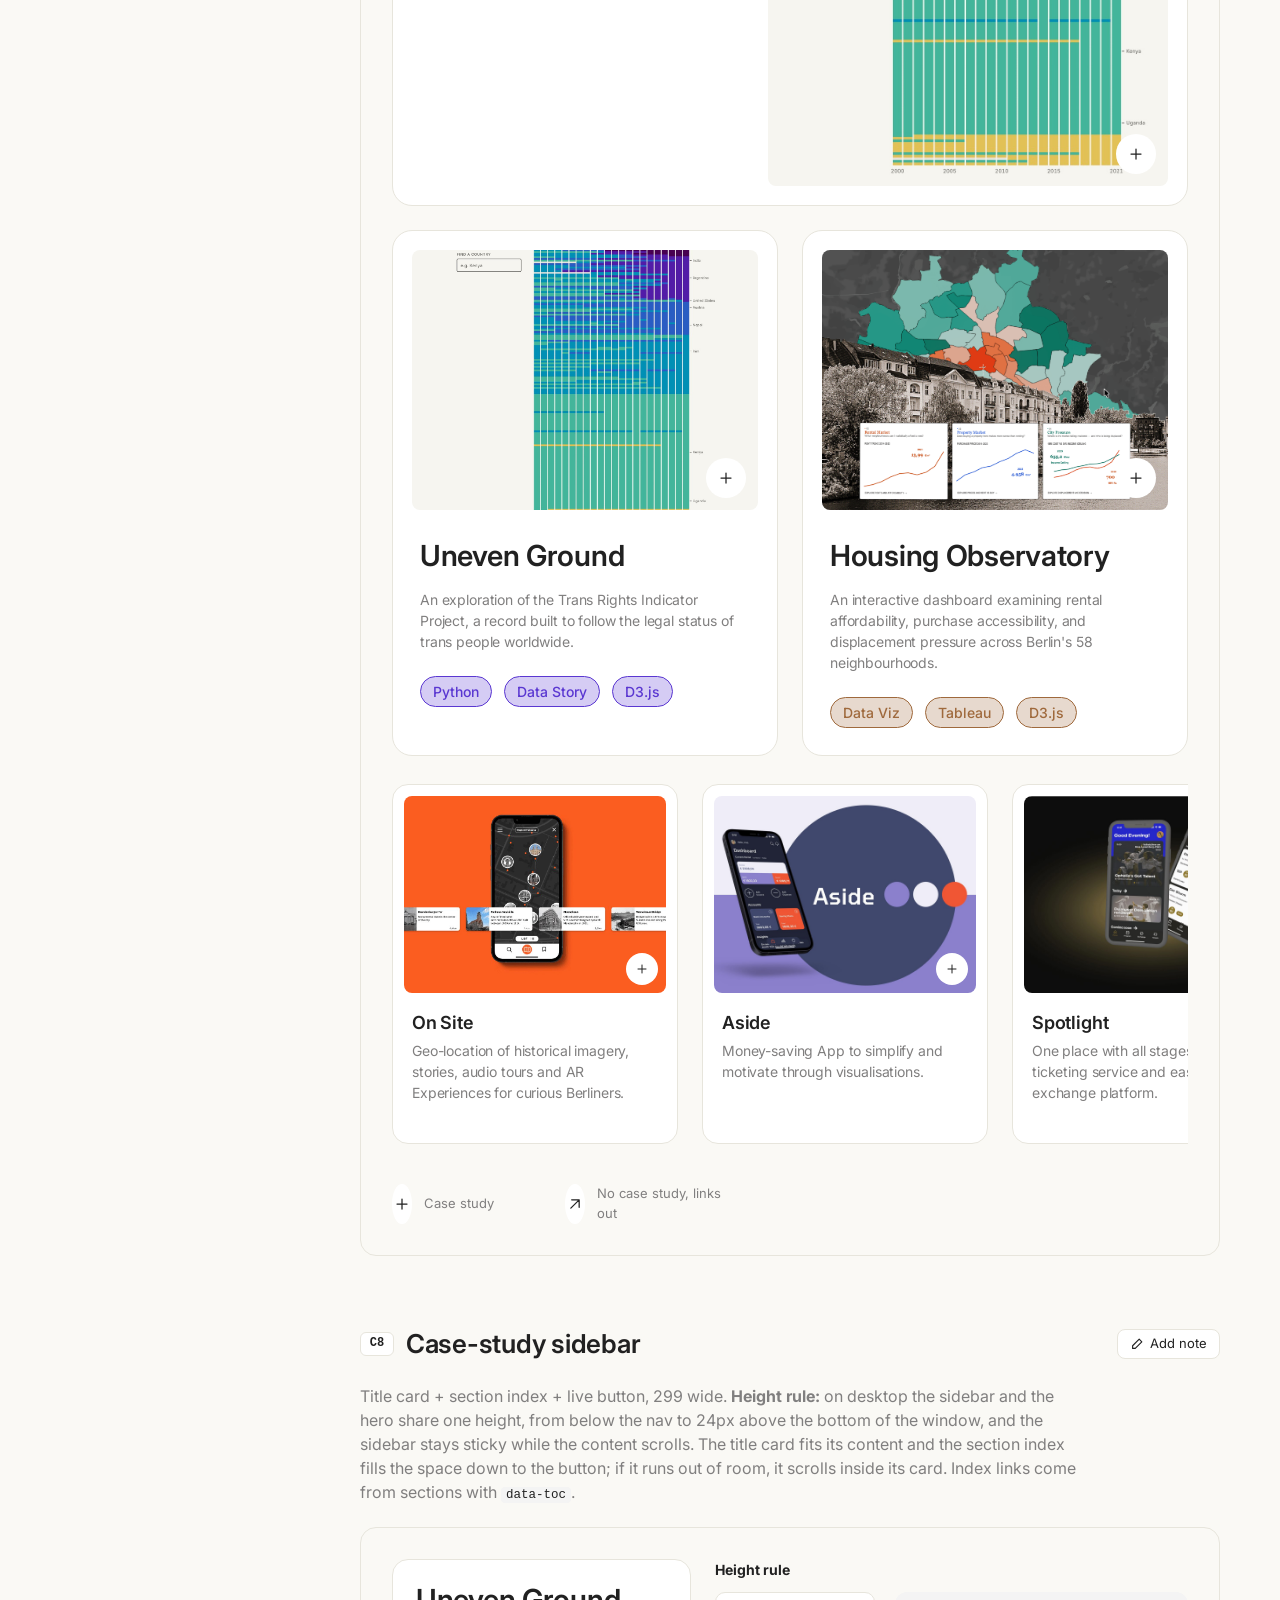
<file: design-system.html>
<!doctype html>
<!--
  Visual reference for the portfolio's design system. Open it locally (double-click, or via a local server).
  It loads the site's real css/style.css, js/projects.js and js/site.js, so tokens, type and components
  shown here are always the live ones. Written rules live in DESIGN.md.
  Not deployed to the public site (see CLAUDE.md).
-->
<html lang="en">
<head>
  <meta charset="utf-8">
  <meta name="viewport" content="width=device-width, initial-scale=1">
  <meta name="robots" content="noindex">
  <title>Design System — I-AB</title>
  <link rel="icon" href="assets/img/favicon-light.png" media="(prefers-color-scheme: light)">
  <link rel="icon" href="assets/img/favicon-dark.png" media="(prefers-color-scheme: dark)">
  <link rel="preconnect" href="https://fonts.googleapis.com">
  <link rel="preconnect" href="https://fonts.gstatic.com" crossorigin>
  <link rel="stylesheet" href="https://fonts.googleapis.com/css2?family=Inter:wght@400;500;600;700&display=swap">
  <link rel="stylesheet" href="css/style.css?v=20261118c">
  <script>document.documentElement.classList.add("js")</script>
  <style>
    /* Styles for this reference page only (prefixed ds-). The site's own components come from css/style.css. */
    :root {
      --ds-mono: ui-monospace, "SF Mono", Menlo, Consolas, monospace;
      --ds-pass: #0b6b1f; --ds-pass-bg: #e3f3e6;
      --ds-warn: #8a5300; --ds-warn-bg: #fbefd9;
    }
    .ds {
      max-width: var(--max);
      margin: 0 auto;
      padding: calc(var(--nav-h) + 60px) var(--gutter) 140px;
      display: grid;
      grid-template-columns: 240px minmax(0, 1fr);
      gap: 60px;
    }
    .ds-side { position: sticky; top: 108px; align-self: start; max-height: calc(100vh - 128px); overflow: auto; scrollbar-width: thin; }
    .ds-side .toc { padding: 11px; gap: 1px; }
    .ds-side .toc a { min-height: 30px; padding: 3px 12px; font-size: 14px; }
    .ds-group { padding: 14px 12px 4px; font-size: 12px; letter-spacing: 0.04em; text-transform: uppercase; color: var(--muted); }
    .ds-group:first-child { padding-top: 4px; }
    .ds-side .toc a .ds-code { margin-right: 8px; }

    .ds-main { display: flex; flex-direction: column; gap: 110px; min-width: 0; }
    .ds-intro { display: flex; flex-direction: column; gap: 20px; max-width: 760px; }
    .ds-meta { display: flex; flex-wrap: wrap; gap: 8px; }
    .ds-pill { display: inline-flex; align-items: center; gap: 6px; padding: 3px 12px; border: 1px solid var(--line); border-radius: 20px; background: var(--surface); font-size: 13px; }
    .ds-how { display: grid; grid-template-columns: repeat(3, minmax(0, 1fr)); gap: 16px; margin-top: 8px; }
    .ds-how > div { padding: 19px; border: 1px solid var(--line); border-radius: 16px; background: var(--surface); }
    .ds-how b { display: block; margin-bottom: 6px; font-weight: 600; }
    .ds-how p { font-size: 14px; color: var(--muted); }

    .ds-part { display: flex; flex-direction: column; gap: 70px; }
    .ds-part > .ds-part-title { padding-bottom: 14px; border-bottom: 1px solid var(--line); }
    .ds-section { display: flex; flex-direction: column; gap: 22px; scroll-margin-top: 108px; }
    .ds-head { display: flex; align-items: center; gap: 12px; flex-wrap: wrap; }
    .ds-head h2 { font-size: 26px; line-height: 1.4; font-weight: 600; letter-spacing: -0.01em; }
    .ds-head .ds-note-btn { margin-left: auto; }
    .ds-code {
      display: inline-flex; align-items: center; justify-content: center;
      min-width: 34px; padding: 3px 7px; border: 1px solid var(--line); border-radius: 6px;
      background: var(--surface); font: 600 12px/1.3 var(--ds-mono); color: var(--ink);
    }
    .ds-desc { max-width: 720px; color: var(--muted); }
    .ds-desc code, .ds-table code, .ds-small code { font: 12.5px/1.4 var(--ds-mono); color: var(--ink); background: var(--fact); padding: 1px 5px; border-radius: 4px; }
    .ds-small { font-size: 13px; color: var(--muted); }

    .ds-demo {
      display: flex; flex-wrap: wrap; gap: 24px; align-items: flex-start;
      padding: 31px; border: 1px solid var(--line); border-radius: 16px; background: var(--surface);
    }
    .ds-demo--bg { background: var(--bg); }
    .ds-demo--col { flex-direction: column; }
    .ds-demo--tall { min-height: 300px; }
    .ds-demo .more { padding: 0; max-width: none; }
    .ds-demo > .ds-fill { flex: 1 1 320px; min-width: 0; }
    .ds-caption { width: 100%; font-size: 13px; color: var(--muted); }

    .ds-table { width: 100%; border-collapse: collapse; font-size: 14px; }
    .ds-table th { padding: 8px 12px; border-bottom: 1px solid var(--line); text-align: left; font-size: 12px; font-weight: 500; letter-spacing: 0.03em; text-transform: uppercase; color: var(--muted); }
    .ds-table td { padding: 10px 12px; border-bottom: 1px solid var(--line); vertical-align: top; }
    .ds-table tr:last-child td { border-bottom: 0; }
    .ds-tablewrap { overflow-x: auto; border: 1px solid var(--line); border-radius: 16px; background: var(--surface); padding: 6px 8px; }

    .ds-swatches { display: grid; grid-template-columns: repeat(auto-fill, minmax(190px, 1fr)); gap: 16px; }
    .ds-swatch { border: 1px solid var(--line); border-radius: 14px; overflow: hidden; background: var(--surface); }
    .ds-swatch__color { height: 84px; border-bottom: 1px solid var(--line); }
    .ds-swatch__meta { display: flex; flex-direction: column; gap: 2px; padding: 12px 14px 14px; }
    .ds-swatch__name { font: 600 13px/1.4 var(--ds-mono); }
    .ds-swatch__hex { font: 12.5px/1.4 var(--ds-mono); color: var(--muted); text-transform: uppercase; }
    .ds-swatch__use { margin-top: 4px; font-size: 13px; line-height: 1.45; color: var(--muted); }

    .ds-aa { display: inline-flex; align-items: center; padding: 1px 8px; border-radius: 10px; font-size: 12px; font-weight: 600; white-space: nowrap; }
    .ds-aa--pass { color: var(--ds-pass); background: var(--ds-pass-bg); }
    .ds-aa--warn { color: var(--ds-warn); background: var(--ds-warn-bg); }

    .ds-accent { display: grid; grid-template-columns: 160px minmax(0, 1fr); gap: 24px; align-items: center; width: 100%; padding-bottom: 24px; border-bottom: 1px solid var(--line); }
    .ds-accent:last-child { padding-bottom: 0; border-bottom: 0; }
    .ds-accent__chip { height: 96px; border-radius: 14px; background: var(--accent); }
    .ds-accent__body { display: flex; flex-direction: column; gap: 12px; }
    .ds-row { display: flex; flex-wrap: wrap; gap: 12px; align-items: center; }

    .ds-type { display: grid; grid-template-columns: 230px minmax(0, 1fr); gap: 24px; align-items: baseline; width: 100%; padding: 18px 0; border-bottom: 1px solid var(--line); }
    .ds-type:first-child { padding-top: 0; }
    .ds-type:last-child { padding-bottom: 0; border-bottom: 0; }
    .ds-type__spec { display: flex; flex-direction: column; gap: 2px; }
    .ds-type__spec b { font-weight: 600; font-size: 14px; }
    .ds-type__spec span { font: 12px/1.5 var(--ds-mono); color: var(--muted); }
    .ds-type__sample { min-width: 0; overflow-wrap: anywhere; }

    .ds-space { display: grid; grid-template-columns: 56px 1fr; gap: 12px; align-items: center; width: 100%; font: 12.5px var(--ds-mono); color: var(--muted); }
    .ds-space i { display: block; height: 14px; border-radius: 3px; background: color-mix(in srgb, var(--ink) 18%, transparent); }

    .ds-radius { display: flex; flex-direction: column; align-items: center; gap: 8px; width: 120px; font-size: 13px; text-align: center; color: var(--muted); }
    .ds-radius i { display: block; width: 80px; height: 80px; border: 1px solid var(--line); background: var(--bg); }

    .ds-elev { display: flex; flex-direction: column; gap: 8px; width: 210px; }
    .ds-elev i { display: block; height: 110px; border-radius: 16px; background: var(--surface); border: 1px solid var(--line); }

    .ds-motion { display: flex; flex-direction: column; gap: 12px; width: 190px; }
    .ds-motion__stage { position: relative; display: grid; place-items: center; height: 150px; border: 1px dashed var(--line); border-radius: 14px; background: var(--bg); overflow: hidden; }
    .ds-motion__box { width: 64px; height: 64px; border-radius: 14px; background: var(--ink); }
    .ds-motion b { font-weight: 600; font-size: 14px; }
    .ds-motion span { font-size: 13px; color: var(--muted); }
    .ds-replay { align-self: flex-start; }

    .ds-bp { display: inline-flex; gap: 8px; align-items: center; }
    .ds-proportions { display: flex; width: 100%; height: 64px; gap: 0; font-size: 12px; }
    .ds-proportions > div { display: grid; place-items: center; border-radius: 10px; text-align: center; padding: 4px; }

    .ds-navdemo { position: relative; display: flex; gap: 40px; flex-wrap: wrap; min-height: 330px; }
    .ds-navdemo .dd { pointer-events: none; }
    .ds-heightdemo { display: flex; gap: 20px; align-items: stretch; width: 100%; }
    .ds-heightdemo__side { flex: 0 0 160px; display: flex; flex-direction: column; gap: 8px; }
    .ds-heightdemo__side i { display: block; border: 1px solid var(--line); border-radius: 10px; background: var(--surface); }
    .ds-heightdemo__hero { flex: 1; aspect-ratio: 966 / 746; max-height: 260px; border-radius: 12px; background: var(--fact); display: grid; place-items: center; font-size: 13px; color: var(--muted); }

    .ds-pages { display: grid; grid-template-columns: repeat(auto-fill, minmax(260px, 1fr)); gap: 16px; }
    .ds-page { display: flex; flex-direction: column; gap: 8px; padding: 19px; border: 1px solid var(--line); border-radius: 16px; background: var(--surface); text-decoration: none; transition: box-shadow 0.4s var(--ease-spring); }
    .ds-page:hover { box-shadow: var(--shadow-card); }
    .ds-page b { font-weight: 600; }
    .ds-page p { font-size: 14px; color: var(--muted); }

    .ds-log { list-style: none; padding: 0; margin: 0; display: flex; flex-direction: column; }
    .ds-log li { display: grid; grid-template-columns: 130px minmax(0, 1fr); gap: 20px; padding: 18px 0; border-bottom: 1px solid var(--line); }
    .ds-log li:last-child { border-bottom: 0; }
    .ds-log time { font: 13px/1.6 var(--ds-mono); color: var(--muted); }
    .ds-log ul { padding-left: 18px; display: flex; flex-direction: column; gap: 6px; }
    .ds-log .ds-code { margin-right: 6px; }

    /* Change notes */
    .ds-note-btn {
      display: inline-flex; align-items: center; gap: 6px; height: 30px; padding: 0 12px;
      border: 1px solid var(--line); border-radius: 8px; background: var(--surface);
      font-size: 13px; cursor: pointer; transition: background-color 0.2s ease;
    }
    .ds-note-btn:hover { background: var(--hover); }
    .ds-note-btn[data-has-note="true"] { border-color: var(--ink); }
    .ds-note-btn svg { width: 14px; height: 14px; }
    .ds-note { display: none; }
    .ds-note.is-open { display: block; }
    .ds-note textarea {
      width: 100%; min-height: 84px; padding: 12px 14px; resize: vertical;
      border: 1px solid var(--line); border-radius: 12px; background: var(--surface);
      font: 15px/1.5 var(--font); color: var(--ink);
    }
    .ds-note textarea:focus { outline: 2px solid var(--ink); outline-offset: 1px; }
    .ds-dock {
      position: fixed; right: 20px; bottom: 20px; z-index: 60;
      display: flex; align-items: center; gap: 10px; padding: 10px 10px 10px 16px;
      border-radius: 14px; background: var(--ink); color: #f4f4f4; box-shadow: var(--shadow-card-lg);
      font-size: 14px;
    }
    .ds-dock button { height: 32px; padding: 0 12px; border: 0; border-radius: 8px; font-size: 13px; font-weight: 500; cursor: pointer; }
    .ds-dock .ds-copy { background: #f4f4f4; color: var(--ink); }
    .ds-dock .ds-clear { background: transparent; color: #f4f4f4; border: 1px solid rgba(244, 244, 244, 0.35); }

    @media (max-width: 1023.98px) {
      .ds { grid-template-columns: minmax(0, 1fr); padding-top: calc(var(--nav-h) + 40px); }
      .ds-side { display: none; }
    }
    @media (max-width: 809.98px) {
      .ds-how { grid-template-columns: minmax(0, 1fr); }
      .ds-type, .ds-accent, .ds-log li { grid-template-columns: minmax(0, 1fr); gap: 10px; }
      .ds-demo { padding: 19px; }
      .ds-heightdemo { flex-direction: column; }
      .ds-heightdemo__side { flex: none; }
    }
  </style>
</head>
<body data-page="design">
  <div data-nav></div>

  <div class="ds">
    <!-- Section index (uses the site's .toc component; highlights as you scroll) -->
    <aside class="ds-side" aria-label="Design system sections">
      <nav class="toc" id="ds-toc"></nav>
    </aside>

    <main class="ds-main">
      <!-- ================= Intro ================= -->
      <section class="ds-intro" id="overview" data-ds-title="Overview" data-ds-group="Start">
        <p class="t-small">Reference</p>
        <h1 class="t-page">Design system</h1>
        <p class="t-lead c-muted"><span class="c-ink">The building blocks of ivan-alfonsoburgos.com, live.</span> Everything below uses the site’s real stylesheet, scripts and project data, so it always shows what the site looks like today.</p>
        <div class="ds-meta">
          <span class="ds-pill">Live from <code>css/style.css</code></span>
          <span class="ds-pill">Written rules: <code>DESIGN.md</code></span>
          <span class="ds-pill" id="ds-updated">Last change logged: —</span>
        </div>
        <div class="ds-how">
          <div><b>Refer by code</b><p>Each item has a code. When asking for a change, mention it, e.g. “C7 Project card: make the radius 16”.</p></div>
          <div><b>Leave notes</b><p>Use “Add note” on any section to jot down a change. Notes stay in this browser until you clear them.</p></div>
          <div><b>Send them</b><p>“Copy for Claude” (bottom right) copies all your notes as one message to paste into the chat.</p></div>
        </div>
      </section>

      <!-- ================= Tokens ================= -->
      <div class="ds-part">
        <h2 class="t-h2 ds-part-title">Tokens</h2>

        <section class="ds-section" id="t1" data-code="T1" data-ds-title="Color" data-ds-group="Tokens">
          <p class="ds-desc">Warm off-white canvas, white cards, hairline borders, near-black ink. Color comes from project accents and imagery, not from the interface. Hex values are read live from <code>:root</code>.</p>
          <div class="ds-swatches" id="ds-colors"></div>
        </section>

        <section class="ds-section" id="t2" data-code="T2" data-ds-title="Project accents" data-ds-group="Tokens">
          <p class="ds-desc">One accent per project, set in <code>js/projects.js</code> → <code>accent</code>. Chips and the live button use a 25% tint (35% on hover); badges are filled with the accent and carry white text. Rows are generated from the live project list.</p>
          <div class="ds-demo ds-demo--col" id="ds-accents"></div>
          <div class="ds-tablewrap">
            <table class="ds-table">
              <thead><tr><th>Content color</th><th>Value</th><th>Where</th></tr></thead>
              <tbody>
                <tr><td>Persona: Newcomer / Resident / Researcher</td><td><code>#C8440A</code> <code>#2952CC</code> <code>#1A6B5C</code></td><td>Housing Observatory persona cards (inline <code>--accent</code>)</td></tr>
                <tr><td>Tile: Staging (bg / border)</td><td><code>#D6EAF8</code> <code>#1D4E89</code></td><td>Housing Observatory dbt layers (inline <code>--tile-bg</code> / <code>--tile-border</code>)</td></tr>
                <tr><td>Tile: Intermediate</td><td><code>#D1F2EB</code> <code>#0E6655</code></td><td>Housing Observatory dbt layers</td></tr>
                <tr><td>Tile: Mart</td><td><code>#DCCCFF</code> <code>#874FFF</code></td><td>Housing Observatory dbt layers</td></tr>
                <tr><td>Aside icon headings</td><td><code>#F45336</code></td><td>Painpoints / Priority / Recommendation icons (inline <code>--icon</code>)</td></tr>
                <tr><td>Spotlight wireframe notes</td><td><code>#0004CC</code></td><td>Numbered notes beside the wireframe slideshows, matching the badges in the wireframes (inline <code>--accent</code>)</td></tr>
                <tr><td>Original Framer brand colors</td><td><code>#FB5C1F</code> <code>#8B80CC</code> <code>#8C7822</code></td><td>On Site, Aside, Spotlight; darkened for the accents above</td></tr>
              </tbody>
            </table>
          </div>
        </section>

        <section class="ds-section" id="t3" data-code="T3" data-ds-title="Typography" data-ds-group="Tokens">
          <p class="ds-desc">Inter everywhere; weight carries the hierarchy (400 read · 500 UI · 600 headings · 700 logo). Georgia only for persona names. Specs on the left are measured live from each sample. Phone sizes: display 36, tagline 32, page title 28, lead 22.</p>
          <div class="ds-demo ds-demo--col" id="ds-type"></div>
          <p class="ds-small">Two-tone lead: <code>&lt;p class="t-lead c-muted"&gt;&lt;span class="c-ink"&gt;Key sentence.&lt;/span&gt; The rest…&lt;/p&gt;</code>. Headings in sentence case; uppercase only via CSS on outline buttons, link-card labels and “Scroll for more”.</p>
        </section>

        <section class="ds-section" id="t4" data-code="T4" data-ds-title="Spacing" data-ds-group="Tokens">
          <p class="ds-desc">One scale for everything. Page gutter <code>--gutter</code>: 60 desktop · 30 tablet · 16 phone.</p>
          <div class="ds-demo ds-demo--col" id="ds-space" style="gap:10px"></div>
          <div class="ds-tablewrap">
            <table class="ds-table">
              <thead><tr><th>Context</th><th>Value</th></tr></thead>
              <tbody>
                <tr><td>Between paragraphs (<code>.prose</code>)</td><td>12</td></tr>
                <tr><td>Card padding</td><td>24 (case card, index, tiles, accordion, note) · 20 on large cards</td></tr>
                <tr><td>Grid and column gaps</td><td>40 · 20 for tight variants and on phones</td></tr>
                <tr><td>Inside a case-study section</td><td>40 · <code>--tight</code> 20 · <code>--mid</code> 60 · <code>--loose</code> 80</td></tr>
                <tr><td>Between case-study blocks / sections</td><td>80 / 120 (80 on phones)</td></tr>
                <tr><td>Home sections</td><td>80 around each divider · project cards 60 apart</td></tr>
                <tr><td>Top padding: simple pages / case studies</td><td>193 / 122</td></tr>
              </tbody>
            </table>
          </div>
        </section>

        <section class="ds-section" id="t5" data-code="T5" data-ds-title="Radius" data-ds-group="Tokens">
          <p class="ds-desc">Six radii; larger surfaces get larger corners.</p>
          <div class="ds-demo" id="ds-radius"></div>
        </section>

        <section class="ds-section" id="t6" data-code="T6" data-ds-title="Borders &amp; elevation" data-ds-group="Tokens">
          <p class="ds-desc">Cards use <code>1px solid var(--line)</code>; triggers and callouts a <code>0.5px</code> hairline. Framer draws borders inside the box, so bordered cards trim 1px of padding (19 instead of 20, 23 instead of 24). No shadows at rest: elevation only on hover and for overlays.</p>
          <div class="ds-demo ds-demo--bg">
            <div class="ds-elev"><i></i><b class="t-small">Border only (rest)</b><span class="ds-small"><code>1px --line</code></span></div>
            <div class="ds-elev"><i style="box-shadow: var(--shadow-card)"></i><b class="t-small">--shadow-card</b><span class="ds-small">Project + carousel card hover</span></div>
            <div class="ds-elev"><i style="box-shadow: var(--shadow-card-lg)"></i><b class="t-small">--shadow-card-lg</b><span class="ds-small">Link card hover</span></div>
            <div class="ds-elev"><i style="box-shadow: var(--shadow-menu); border-color: transparent; border-radius: 10px"></i><b class="t-small">--shadow-menu</b><span class="ds-small">Dropdown panel</span></div>
          </div>
        </section>

        <section class="ds-section" id="t7" data-code="T7" data-ds-title="Motion" data-ds-group="Tokens">
          <p class="ds-desc">Soft and sparing: things slide in once and hover states lift with a small spring. Only the availability pulse and the hero tagline loop. All motion switches off with “reduce motion”. Press Replay to see each effect.</p>
          <div class="ds-demo ds-demo--bg" id="ds-motion">
            <div class="ds-motion">
              <div class="ds-motion__stage"><div class="ds-motion__box" data-appear="down"></div></div>
              <b>Appear: down</b><span><code>data-appear="down"</code> · 0.6s · nav, “Available” pill</span>
              <button class="btn btn--outline ds-replay" type="button" data-replay>Replay</button>
            </div>
            <div class="ds-motion">
              <div class="ds-motion__stage"><div class="ds-motion__box" data-appear="right"></div></div>
              <b>Appear: from left</b><span><code>data-appear="right"</code> · 0.6s · hero and About text</span>
              <button class="btn btn--outline ds-replay" type="button" data-replay>Replay</button>
            </div>
            <div class="ds-motion">
              <div class="ds-motion__stage"><div class="ds-motion__box" data-appear="up"></div></div>
              <b>Appear: up</b><span><code>data-appear="up"</code> · 0.6s · hero card, portrait (no fade)</span>
              <button class="btn btn--outline ds-replay" type="button" data-replay>Replay</button>
            </div>
            <div class="ds-motion">
              <div class="ds-motion__stage"><div class="ds-motion__box" data-reveal></div></div>
              <b>Reveal on scroll</b><span><code>data-reveal</code> · 0.8s · once · project cards</span>
              <button class="btn btn--outline ds-replay" type="button" data-replay>Replay</button>
            </div>
            <div class="ds-motion">
              <div class="ds-motion__stage"><div class="ds-motion__box" data-reveal="left"></div></div>
              <b>Reveal from right</b><span><code>data-reveal="left"</code> · 0.8s · About teaser card</span>
              <button class="btn btn--outline ds-replay" type="button" data-replay>Replay</button>
            </div>
            <div class="ds-motion">
              <div class="ds-motion__stage"><div class="dd" id="ds-spring"><span class="dd__chev" style="display:block; width:48px; height:48px"><svg viewBox="0 0 20 20" fill="none"><path d="M5 7.5 10 12.5 15 7.5" stroke="currentColor" stroke-width="1.5" stroke-linecap="round" stroke-linejoin="round"/></svg></span></div></div>
              <b>Spring</b><span>0.45s · chevrons, hover shadows, accordion</span>
              <button class="btn btn--outline ds-replay" type="button" id="ds-spring-btn">Flip</button>
            </div>
          </div>
          <div class="ds-tablewrap">
            <table class="ds-table">
              <thead><tr><th>Effect</th><th>Duration</th><th>Easing (live)</th><th>Where</th></tr></thead>
              <tbody>
                <tr><td>Appear on load</td><td>0.6s</td><td><code data-token="--ease-appear"></code></td><td>Home and About only</td></tr>
                <tr><td>Reveal on scroll (once)</td><td>0.8s</td><td><code data-token="--ease-reveal"></code></td><td>Project cards, Home About teaser</td></tr>
                <tr><td>Spring</td><td>0.4–0.5s</td><td><code data-token="--ease-spring"></code></td><td>Hover shadows, chevrons, “+”, accordion, tagline</td></tr>
                <tr><td>Fades</td><td>0.2–0.3s</td><td><code>ease</code></td><td>Hover backgrounds, dropdown panel, lightbox</td></tr>
                <tr><td>Tagline</td><td>4s per line</td><td>spring</td><td>Home hero (C5)</td></tr>
                <tr><td>Availability pulse</td><td>1.3s loop</td><td><code>linear</code></td><td>“Available for work” pill (C4)</td></tr>
              </tbody>
            </table>
          </div>
        </section>
      </div>

      <!-- ================= Layout ================= -->
      <div class="ds-part">
        <h2 class="t-h2 ds-part-title">Layout</h2>

        <section class="ds-section" id="l1" data-code="L1" data-ds-title="Breakpoints &amp; widths" data-ds-group="Layout">
          <p class="ds-desc">Max width <code>1440px</code>, centered. Project cards are left-aligned at 904; text columns stop at 628. <span class="ds-bp">Your window right now: <b id="ds-vw">—</b> <span class="ds-pill" id="ds-bp">—</span></span></p>
          <div class="ds-tablewrap">
            <table class="ds-table">
              <thead><tr><th>Breakpoint</th><th>Width</th><th>What changes</th></tr></thead>
              <tbody>
                <tr><td>Desktop</td><td>≥ 1024</td><td>Full layout; case studies have the sticky sidebar</td></tr>
                <tr><td>Tablet</td><td>810–1023</td><td>Gutter 30; case-study sidebar stacks above the content</td></tr>
                <tr><td>Phone</td><td>&lt; 810</td><td>Gutter 16; nav collapses; grids become one column; cards stack image-first; type scales down</td></tr>
              </tbody>
            </table>
          </div>
          <div class="ds-demo ds-demo--col">
            <b class="t-small">Case-study proportions at 1440</b>
            <div class="ds-proportions">
              <div style="flex: 0 0 60px; background: var(--fact)">60<br>gutter</div>
              <div style="flex: 0 0 299px; background: var(--active)">sidebar 299</div>
              <div style="flex: 0 0 40px">40</div>
              <div style="flex: 1; background: var(--fact)">content 966 · hero height from the window</div>
              <div style="flex: 0 0 60px; background: var(--fact)">60<br>gutter</div>
            </div>
            <span class="ds-caption">Nav is fixed, 84px tall. Other key widths: home hero text 653 · link card 432 · project card 904 · text 628.</span>
          </div>
        </section>
      </div>

      <!-- ================= Components ================= -->
      <div class="ds-part">
        <h2 class="t-h2 ds-part-title">Components</h2>

        <section class="ds-section" id="c1" data-code="C1" data-ds-title="Navigation" data-ds-group="Components">
          <p class="ds-desc">Two levels, built from <code>js/projects.js</code>. Level 1: Home · About · Selected Works (label shows the current section). Level 2 appears on case studies: <code>Selected Works › Project ▾</code>. Opens on hover (desktop) or tap; keyboard ↑/↓/Esc. On phones the project list folds into the first dropdown. <b>The nav at the top of this page is the live component.</b> Below, both panels shown open.</p>
          <div class="ds-demo ds-demo--bg ds-navdemo" id="ds-navdemo"></div>
        </section>

        <section class="ds-section" id="c2" data-code="C2" data-ds-title="Buttons" data-ds-group="Components">
          <p class="ds-desc">Dark CTA (36h), outline (36h or 50h with <code>.btn--lg</code>), and the accent-tinted live-project button (48h, full width of its column). “↗︎” marks links that leave the site.</p>
          <div class="ds-demo" id="ds-buttons">
            <a class="btn btn--dark" href="#c2" onclick="return false">Get in touch ↗︎</a>
            <a class="btn btn--outline" href="#c2" onclick="return false">View all projects →</a>
            <a class="btn btn--outline btn--lg" href="#c2" onclick="return false">More projects →</a>
            <a class="live-btn ds-accented" style="width: 299px" href="#c2" onclick="return false">See live project ↗︎</a>
          </div>
        </section>

        <section class="ds-section" id="c3" data-code="C3" data-ds-title="Chips" data-ds-group="Components">
          <p class="ds-desc">Tools and disciplines, three per project at most. <code>tags</code> appear on cards, <code>pageTags</code> in the case-study sidebar.</p>
          <div class="ds-demo ds-demo--col" id="ds-chips"></div>
        </section>

        <section class="ds-section" id="c4" data-code="C4" data-ds-title="“Available” pill" data-ds-group="Components">
          <p class="ds-desc">Home hero only. The green dot pulses (×2, fading out) every 1.3s. Remove it when not looking for work.</p>
          <div class="ds-demo"><p class="available"><span class="available__dot" aria-hidden="true"></span>Available for work</p></div>
        </section>

        <section class="ds-section" id="c5" data-code="C5" data-ds-title="Hero tagline" data-ds-group="Components">
          <p class="ds-desc">One line at a time, 4s each, the next springing up from below. Lines start with an en dash. Keep it to 3–5 lines. (Sample below; the real lines live in <code>index.html</code>.)</p>
          <div class="ds-demo ds-demo--col">
            <p class="ticker" data-ticker style="max-width: 653px">
              <span class="ticker__line">– blending design, research, and analytics.</span>
              <span class="ticker__line">– eager to apply my diverse skillset.</span>
              <span class="ticker__line">– equal parts detail-oriented and big-picture thinker.</span>
              <span class="ticker__line">– passionate about transforming data into visual insights.</span>
            </p>
          </div>
        </section>

        <section class="ds-section" id="c6" data-code="C6" data-ds-title="Link card" data-ds-group="Components">
          <p class="ds-desc">White card, max 432 wide, image (392:366) and an uppercase label with an arrow. Hover: large shadow, arrow nudges. Used for the Home hero (→ Works) and the About teaser (→ About). The hero’s GIF is 392 × 366, with stills from each project held 2s each.</p>
          <div class="ds-demo ds-demo--bg">
            <a class="link-card" href="#c6" onclick="return false">
              <div class="link-card__media"><img src="assets/img/hero-projects.gif" alt="" width="392" height="366"></div>
              <span class="link-card__label">View all projects
                <svg class="icon" viewBox="0 0 24 24" fill="none" aria-hidden="true"><path d="M6 12h12.5m0 0-6-6m6 6-6 6" stroke="currentColor" stroke-width="1.5" stroke-linecap="round" stroke-linejoin="round"/></svg>
              </span>
            </a>
          </div>
        </section>

        <section class="ds-section" id="c7" data-code="C7" data-ds-title="Project card" data-ds-group="Components">
          <p class="ds-desc">Rendered from <code>js/projects.js</code> (first project shown). 904 × 520, info column 346, image with “+” button. Hover: shadow, “+” turns 90°. Reveals on scroll. On phones: image on top. On Home, <code>.project-list--grid</code> sets the cards in two columns across the full width, each with its image on top (second demo). A project with <code>external: true</code> has no case study: it links straight to the live project in a new tab, and the “+” becomes a “↗” that nudges on hover. <b>Other project card</b> (third demo): the smaller, secondary card for the projects with <code>group: "other"</code>, in a horizontal carousel under “Other Projects” on Selected Works only. Radius 16, 4:3 image, 18px title, summary in the same grey as the project card, no chips; 260-wide cards on phones.</p>
          <div class="ds-demo ds-demo--bg ds-demo--col">
            <div class="project-list" data-project-list data-limit="1" style="margin-top:0; width:100%"></div>
            <div class="project-list project-list--grid" data-project-list data-limit="2" style="margin-top:0; width:100%"></div>
            <div class="other-list" data-project-list="other" style="margin-top:0; width:100%"></div>
            <div style="display:flex; align-items:center; gap:12px">
              <span class="plus" style="position:static" aria-hidden="true"><svg viewBox="0 0 24 24" fill="none"><path d="M6 12h12M12 6v12" stroke="currentColor" stroke-width="1.5" stroke-linecap="round"/></svg></span>
              <span class="ds-caption">Case study</span>
              <span class="plus plus--out" style="position:static" aria-hidden="true"><svg viewBox="0 0 24 24" fill="none"><path d="M7 17 17 7m0 0H8m9 0v9" stroke="currentColor" stroke-width="1.5" stroke-linecap="round" stroke-linejoin="round"/></svg></span>
              <span class="ds-caption">No case study, links out</span>
            </div>
          </div>
        </section>

        <section class="ds-section" id="c8" data-code="C8" data-ds-title="Case-study sidebar" data-ds-group="Components">
          <p class="ds-desc">Title card + section index + live button, 299 wide. <b>Height rule:</b> on desktop the sidebar and the hero share one height, from below the nav to 24px above the bottom of the window, and the sidebar stays sticky while the content scrolls. The title card fits its content and the section index fills the space down to the button; if it runs out of room, it scrolls inside its card. Index links come from sections with <code>data-toc</code>.</p>
          <div class="ds-demo ds-demo--bg">
            <div id="ds-sidebar" style="display:flex; flex-direction:column; gap:20px; width:299px"></div>
            <div class="ds-fill" style="display:flex; flex-direction:column; gap:12px">
              <b class="t-small">Height rule</b>
              <div class="ds-heightdemo">
                <div class="ds-heightdemo__side"><i style="height:70px"></i><i style="flex:1"></i><i style="height:22px; border-color: var(--ink)"></i></div>
                <div class="ds-heightdemo__hero">hero, height from the window</div>
              </div>
              <span class="ds-caption">Sidebar top and bottom line up with the hero, and the index takes the spare height. Below 1024px it stacks above the content.</span>
            </div>
          </div>
        </section>

        <section class="ds-section" id="c9" data-code="C9" data-ds-title="Hero &amp; quick facts" data-ds-group="Components">
          <p class="ds-desc">Hero is an image or muted looping video. On desktop its height comes from the window (see C8) and it crops to fit, so export at 966:746 or larger (2×, 1932 × 1492+) with the important content near the center. Shown here at 966:746, its shape when stacked. Quick facts always list Type · Category · Timeframe · Tools.</p>
          <div class="ds-demo ds-demo--col">
            <div class="case" style="padding:0; display:block; width:100%">
              <div class="cs-hero" style="height:auto; aspect-ratio:var(--hero-ratio)"><img src="assets/img/housing-observatory-cover.png" alt="" width="1771" height="1321"></div>
            </div>
            <dl class="facts" style="width:100%">
              <div><dt>Type</dt><dd>Mentorship Project</dd></div>
              <div><dt>Category</dt><dd>Urban Data</dd></div>
              <div><dt>Timeframe</dt><dd>10 weeks</dd></div>
              <div><dt>Tools</dt><dd>PostgreSQL, dbt, Tableau, Python</dd></div>
            </dl>
          </div>
        </section>

        <section class="ds-section" id="c10" data-code="C10" data-ds-title="Section heading &amp; text" data-ds-group="Components">
          <p class="ds-desc">Every case-study section: eyebrow (repeats the index label) + h2 that says something about it, then <code>.prose</code> (max 628, paragraphs 12 apart, bold for key terms). A long section can be split with an <code>h3.cs-subhead</code>.</p>
          <div class="ds-demo ds-demo--col">
            <header class="cs-head"><p class="eyebrow">Sources</p><h2>Public Data. Private Effort.</h2></header>
            <div class="prose">
              <p>The dashboard draws on 24 different tables from several different sources:</p>
              <ul>
                <li>Purchase prices came from the <strong>Gutachterausschuss</strong>, Berlin's official property valuation committee.</li>
                <li>Rent burden and ownership rates came from the <strong>Mikrozensus</strong>.</li>
              </ul>
              <p>Some of these figures were buried inside PDF tables and required manual extraction.</p>
            </div>
            <div class="stack">
              <h3 class="cs-subhead">A sub-heading inside a section</h3>
              <div class="prose"><p><code>.cs-subhead</code> (23/600) introduces a group of blocks within a section, such as four figures. Titles under it step down to <code>h4.tile__title</code>.</p></div>
            </div>
          </div>
        </section>

        <section class="ds-section" id="c11" data-code="C11" data-ds-title="Callout &amp; note" data-ds-group="Components">
          <p class="ds-desc">Callout for a definition (“What is a…?”), with a 60px icon. Note for one caveat or takeaway, in italics, optionally with a 24px icon on the left.</p>
          <div class="ds-demo ds-demo--col">
            <aside class="callout">
              <img src="assets/img/ho-callout-icon.png" alt="" width="60" height="60">
              <div class="prose"><p><strong>What is a Prognoseraum?</strong></p><p>A neighbourhood unit between Berlin’s 12 districts and its 542 planning areas: 58 areas, each large enough for stable statistics.</p></div>
            </aside>
            <p class="note" style="max-width:628px"><em>A high score means the conditions enabling displacement are present, not that displacement has already occurred.</em></p>
            <p class="note note--icon ds-accented" style="max-width:628px">
              <svg class="note__icon" viewBox="0 0 24 24" fill="none" aria-hidden="true"><circle cx="12" cy="12" r="9" stroke="currentColor" stroke-width="1.5"/><path d="M12 11v5" stroke="currentColor" stroke-width="1.5" stroke-linecap="round"/><circle cx="12" cy="8" r="1" fill="currentColor"/></svg>
              <em>TRIP records what the law says, not how it is enforced.</em>
            </p>
          </div>
        </section>

        <section class="ds-section" id="c12" data-code="C12" data-ds-title="Tiles" data-ds-group="Components">
          <p class="ds-desc">Default tile on <code>--fact</code>; colored tiles set <code>--tile-bg</code> / <code>--tile-border</code> inline; numbered and question variants. Usually in <code>.cols-2</code> / <code>.cols-3</code>; add <code>.cols--equal</code> so every tile in a row matches the tallest, and <code>.cols-3--stack-narrow</code> to stack them on desktop windows from 1024 to 1199px, where the columns beside the sidebar get too narrow.</p>
          <div class="ds-demo ds-demo--col">
            <div class="cols-3 cols--equal ds-accented" style="width:100%">
              <div class="tile"><h3 class="tile__title">Default tile</h3><p>Short explanation of one idea.</p></div>
              <div class="tile" style="--tile-bg:#d6eaf8; --tile-border:#1d4e89"><h3 class="tile__title">Colored tile</h3><p>Staging layer colors from Housing Observatory.</p></div>
              <div class="tile"><span class="badge badge--lg">1</span><h3 class="tile__q">Question tile?</h3><p>Accent badge + 23px question.</p></div>
            </div>
            <div class="cols-2" style="width:100%">
              <div class="tile tile--drs"><p class="tile__big">1</p><div><p class="tile__title">Numbered tile</p><p>Big number, bold title, one sentence.</p></div></div>
            </div>
          </div>
        </section>

        <section class="ds-section" id="c13" data-code="C13" data-ds-title="Persona card" data-ds-group="Components">
          <p class="ds-desc">Accent background with light text, Georgia name, quoted question. Set <code>--accent</code> inline per persona.</p>
          <div class="ds-demo">
            <article class="persona" style="--accent:#c8440a; width:295px">
              <div><span class="persona__num">01</span><h3 class="persona__name">The Newcomer</h3><p class="persona__desc">Arriving to a city they don’t know yet.</p></div>
              <p class="persona__q">“Considering my income, which neighbourhoods are affordable to rent?”</p>
            </article>
          </div>
        </section>

        <section class="ds-section" id="c14" data-code="C14" data-ds-title="Steps, annotations &amp; arc" data-ds-group="Components">
          <p class="ds-desc">Numbered steps (30px accent badge) can point at an annotated image (badges placed in % of the image). The arc list tells a 3–5 step story. <code>.steps--compact</code> is a short numbered list, one line per item.</p>
          <div class="ds-demo ds-accented">
            <div style="display:flex; flex-direction:column; gap:24px; flex:1 1 320px; min-width:0">
              <div class="step"><span class="badge">1</span><div class="prose"><p>The persistent <strong>left panel</strong> carries the global parameters.</p></div></div>
              <ol class="steps steps--compact">
                <li class="step"><span class="badge" aria-hidden="true">1</span><span>No direct criminalization</span></li>
                <li class="step"><span class="badge" aria-hidden="true">2</span><span>No indirect criminalization</span></li>
              </ol>
              <ol class="arc" style="list-style:none; padding:0">
                <li class="arc__row"><span class="arc__num">1</span><p>View 01 establishes the <strong>personal baseline</strong>.</p></li>
                <li class="arc__row"><span class="arc__num">2</span><p>View 02 zooms into the <strong>rental</strong> reality.</p></li>
              </ol>
            </div>
            <figure class="annotated" style="margin:0; width:260px">
              <img src="assets/img/ho-anatomy.png" alt="" width="915" height="1024">
              <span class="badge" style="left:7.4%; top:54.7%">1</span>
              <span class="badge" style="left:59.2%; top:7.1%">2</span>
            </figure>
          </div>
        </section>

        <section class="ds-section" id="c15" data-code="C15" data-ds-title="Accordion" data-ds-group="Components">
          <p class="ds-desc">About page questions. Closed cards tint on hover; the body opens with a spring. Several can be open at once. (Live, click it.)</p>
          <div class="ds-demo ds-demo--bg">
            <div class="faq" style="flex: 1 1 400px; max-width:585px">
              <div class="acc" data-acc>
                <button class="acc__head" type="button" aria-expanded="false"><span>What is my background?</span>
                  <svg class="acc__chev" viewBox="0 0 24 24" fill="none" aria-hidden="true"><path d="M6 15l6-6 6 6" stroke="#1e1e1e" stroke-width="2" stroke-linecap="round" stroke-linejoin="round"/></svg>
                </button>
                <div class="acc__body"><div><p>Answers are 16px in the secondary gray.</p></div></div>
              </div>
            </div>
          </div>
        </section>

        <section class="ds-section" id="c16" data-code="C16" data-ds-title="“More projects” carousel" data-ds-group="Components">
          <p class="ds-desc">Bottom of each case study, built from the other projects in the current group (an Other Project adds the main projects after its own group). Portrait images (368:459, from <code>card</code>). Arrows only appear when the cards overflow. (Live; here it lists the main projects.)</p>
          <div class="ds-demo ds-demo--bg ds-demo--col">
            <section data-more-projects style="width:100%"></section>
          </div>
        </section>

        <section class="ds-section" id="c17" data-code="C17" data-ds-title="Footer" data-ds-group="Components">
          <p class="ds-desc">Dark, four columns: “Say Hello”, email and socials (from <code>SITE</code> in <code>js/projects.js</code>), then © year, Berlin + live time, “Made with ♡︎︎ from scratch”, Imprint. <b>The footer at the bottom of this page is the live component.</b></p>
        </section>

        <section class="ds-section" id="c18" data-code="C18" data-ds-title="Lightbox &amp; media" data-ds-group="Components">
          <p class="ds-desc">Add <code>data-zoom</code> to an image to open it full size on click (Esc closes); it fits the window, so tall images are never cut off. Media blocks are full width with radius 16. For a chart exported edge to edge, add <code>.cs-media--pad</code> with an inline <code>--media-bg</code> matching the image: a 24px margin (16 on phones), kept in the lightbox. Videos: <code>muted loop playsinline preload="metadata" data-autoplay</code>; they play only while on screen.</p>
          <div class="ds-demo">
            <div class="cs-media" style="width:220px"><img src="assets/img/ho-dbt-dag.png" alt="dbt lineage graph" width="1524" height="2048" data-zoom></div>
            <div class="cs-media cs-media--pad" style="width:220px; --media-bg:#F7F5F0"><img src="assets/img/uneven-ground-fig3.png" alt="Dumbbell plot from Uneven Ground" width="1838" height="2020" data-zoom></div>
            <span class="ds-caption">Click either image to try the lightbox. Right: <code>.cs-media--pad</code>.</span>
          </div>
          <p class="ds-desc">Phone screen: <code>img.cs-screen</code> (or a <code>video</code>) shows a phone screenshot or recording at most 300 wide, so long screens stay readable. Grids of phone screens skip <code>.cols-3--stack-narrow</code>.</p>
          <div class="ds-demo">
            <img class="cs-screen" src="assets/img/aside-dashboard-full.png" alt="Aside dashboard screen" width="390" height="1286" style="width:160px">
            <span class="ds-caption">Aside dashboard, shown here at 160 wide.</span>
          </div>
        </section>

        <section class="ds-section" id="c19" data-code="C19" data-ds-title="Small parts" data-ds-group="Components">
          <p class="ds-desc">Divider, “Scroll for more” hint, the “+” button and numbered badges.</p>
          <div class="ds-demo ds-demo--col ds-accented">
            <hr class="rule" style="width:100%">
            <div class="ds-row">
              <a class="scroll-hint" href="#c19" onclick="return false"><span>Scroll for more</span><span aria-hidden="true">↓</span></a>
              <span class="plus" style="position:static; border:1px solid var(--line)"><svg viewBox="0 0 24 24" fill="none"><path d="M6 12h12M12 6v12" stroke="currentColor" stroke-width="1.5" stroke-linecap="round"/></svg></span>
              <span class="badge">1</span><span class="badge badge--lg">2</span>
            </div>
          </div>
        </section>

        <section class="ds-section" id="c20" data-code="C20" data-ds-title="UX case-study blocks" data-ds-group="Components">
          <p class="ds-desc">Blocks ported from the Framer layouts of the Other Projects (On Site, Aside, Spotlight), so those pages match their originals. Tile variants (<code>--surface</code> white, <code>--sm</code>, <code>--outline</code> in the accent) with an <code>.tile__icon</code>, a <code>.ring</code> number, <code>.icon-head</code> headings, interview <code>.quote</code>s, a <code>.profile</code> persona with photo, a <code>.grid-table</code> of cards, a <code>.formats</code> list, a <code>.compare</code> before/after slider, a <code>.slides</code> slideshow, a sideways <code>.cs-scroll</code>, <code>.pinned</code> notes beside a screen, a <code>.flow</code> of screens, a <code>.cs-pair</code> of pictures and an embedded prototype (<code>.cs-embed</code>). The pages show every block in use.</p>
          <div class="ds-demo ds-demo--col ds-accented">
            <div class="cols-3 cols--equal" style="width:100%">
              <div class="tile tile--surface"><img class="tile__icon" src="assets/img/ux-icon-curiosity.png" alt="" width="80" height="80"><h3 class="tile__title">Icon tile</h3><p><code>.tile--surface</code> + <code>.tile__icon</code></p></div>
              <div class="tile tile--surface"><span class="ring">1</span><p class="tile__lead">Ring number and 18/500 lead</p></div>
              <div class="tile tile--outline tile--sm"><p><code>.tile--outline.tile--sm</code>: a “need” card in a user-story table</p></div>
            </div>
            <div class="cols-2" style="width:100%">
              <blockquote class="quote">“A short quote from an interview, with a rule on its left.”</blockquote>
              <p class="icon-head"><svg viewBox="0 0 32 32" fill="none" aria-hidden="true"><circle cx="16" cy="16" r="13" stroke="currentColor" stroke-width="2"/><path d="m10.5 16.5 4 4 7-8" stroke="currentColor" stroke-width="2" stroke-linecap="round" stroke-linejoin="round"/></svg>Icon heading</p>
            </div>
            <div class="compare-row" style="width:100%">
              <div class="compare" style="--compare-w:200px">
                <img src="assets/img/onsite-after-map.png" alt="After" width="390" height="812">
                <div class="compare__before"><img src="assets/img/onsite-before-location.png" alt="Before" width="390" height="812"></div>
                <span class="compare__handle" aria-hidden="true"></span>
                <input type="range" min="0" max="100" value="50" aria-label="Drag to compare before and after">
              </div>
              <span class="ds-caption">Before/after slider (<code>.compare</code>): drag across it, or use the arrow keys.</span>
            </div>
          </div>
        </section>
      </div>

      <!-- ================= Pages ================= -->
      <div class="ds-part">
        <h2 class="t-h2 ds-part-title">Pages</h2>
        <section class="ds-section" id="p1" data-code="P1" data-ds-title="Page templates" data-ds-group="Pages">
          <p class="ds-desc">How the components combine on each page. Links open the real pages.</p>
          <div class="ds-pages">
            <a class="ds-page" href="index.html"><b>Home</b><p>Hero (pill, headline, tagline, link card) → Selected Works cards → About teaser → footer.</p></a>
            <a class="ds-page" href="works.html"><b>Selected Works</b><p>Page title → project cards in two columns → divider → “Other Projects” with smaller cards.</p></a>
            <a class="ds-page" href="onsite.html"><b>Other Project case study</b><p>Same sidebar, hero and facts as a case study; sections follow the original Framer layouts with the C20 blocks. The nav and carousel list the Other Projects first.</p></a>
            <a class="ds-page" href="about.html"><b>About</b><p>Statement + lead beside portrait → accordion beside “open for opportunities” card.</p></a>
            <a class="ds-page" href="housing-observatory.html"><b>Case study</b><p>Sidebar + hero → quick facts → sections (eyebrow + h2) → retrospective → more projects.</p></a>
            <a class="ds-page" href="imprint.html"><b>Imprint</b><p>Title + date → address card beside legal text.</p></a>
            <a class="ds-page" href="project-template.html"><b>New case study template</b><p>Starting point for the next project (copy it, add the project to <code>projects.js</code>).</p></a>
          </div>
        </section>
      </div>

      <!-- ================= Accessibility ================= -->
      <div class="ds-part">
        <h2 class="t-h2 ds-part-title">Accessibility</h2>
        <section class="ds-section" id="a1" data-code="A1" data-ds-title="Contrast" data-ds-group="Accessibility">
          <p class="ds-desc">Measured live against WCAG 2.1 (small text 4.5:1, large text 3:1). The amber pairs come from the original Framer design and are kept for fidelity; don’t extend them to new elements.</p>
          <div class="ds-tablewrap"><table class="ds-table"><thead><tr><th>Text</th><th>On</th><th>Ratio</th><th>Status</th><th>Used for</th></tr></thead><tbody id="ds-contrast"></tbody></table></div>
          <p class="ds-small">Also: visible focus ring (<code>2px solid --ink</code>), real links and buttons with <code>aria-expanded</code> / <code>aria-current</code>, one <code>&lt;h1&gt;</code> per page, and all motion off for “reduce motion”.</p>
        </section>
      </div>

      <!-- ================= Changelog ================= -->
      <div class="ds-part">
        <h2 class="t-h2 ds-part-title">Changelog</h2>
        <section class="ds-section" id="log" data-code="LOG" data-ds-title="Design changes" data-ds-group="Changelog">
          <p class="ds-desc">Newest first. Claude adds an entry here (and updates <code>DESIGN.md</code>) whenever the design changes.</p>
          <ol class="ds-log" id="ds-log">
            <li data-date="2026-11-18">
              <time>18 Nov 2026</time>
              <ul>
                <li><span class="ds-code">T3</span>About intro: the statement and the lead are now one two-tone lead (<code>.t-lead</code>, ink then <code>--muted</code>), like the Home About teaser. The em dash became a comma.</li>
                <li><span class="ds-code">P1</span>About: the accordion is as wide as the intro and the “open to new roles” card as wide as the photo. New About copy.</li>
                <li><span class="ds-code">C7</span>Other Projects is now a horizontal carousel running to the right page margin: swipe or use the arrows, which appear when the cards overflow. Cards 286 wide, 260 on phones.</li>
                <li><span class="ds-code">C7</span>Selected Works shows the project cards in the same two-column grid as Home (<code>.project-list--grid</code>).</li>
                <li>New Other Project: Portfolio Sara Novi, linking straight to saranovi.com (<code>external: true</code>). It joins the UX projects in the nav on their pages only.</li>
              </ul>
            </li>
            <li data-date="2026-11-17">
              <time>17 Nov 2026</time>
              <ul>
                <li><span class="ds-code">C7</span>Other project card: the summary is now <code>--muted</code>, the same grey as on the project cards.</li>
                <li><span class="ds-code">C7</span>New Other project card (<code>.ocard</code>): a smaller, secondary card for the earlier UX case studies (<code>group: "other"</code> in <code>projects.js</code>). Three columns under a new “Other Projects” section at the bottom of Selected Works; compact rows with a small image on phones. Other Projects stay off Home.</li>
                <li>On Site, Aside and Spotlight are back as case studies at their old addresses (<code>/onsite</code>, <code>/aside</code>, <code>/spotlight</code>), matching the original Framer pages: their text (spelling fixes only), section order, images and layouts, with the Figma prototypes embedded again. The style kits, phone mockups and a few layered Framer drawings are 2× captures of the originals.</li>
                <li><span class="ds-code">T2</span>New accents, darkened from the Framer brand colors so white text reaches 4.5:1: On Site <code>#C94A14</code>, Aside <code>#6E62B8</code>, Spotlight <code>#80701F</code>.</li>
                <li><span class="ds-code">C1</span>The level-2 project dropdown (and its phone sub-list) lists only the main projects on the data case studies and Works. On an Other Project it lists the main projects, then a divider (<code>.dd__divider</code>) and the Other Projects.</li>
                <li><span class="ds-code">C16</span>The “More projects” carousel lists the current project’s group. On an Other Project, it then continues with the main projects.</li>
                <li>Selected Works: the Other Projects section is labelled “UX/UI Design”.</li>
                <li><span class="ds-code">C18</span>New <code>.cs-screen</code>: a phone screenshot or recording at most 300 wide.</li>
                <li><span class="ds-code">C20</span>New UX case-study blocks, ported from Framer: tile variants, ring numbers, icon headings, quotes, persona with photo, card table, formats list, before/after slider, slideshow, sideways scroller, pinned notes, screen flow, picture pair and prototype embed. <code>site.js</code> runs the slider and the slideshow arrows.</li>
              </ul>
            </li>
            <li data-date="2026-11-11">
              <time>11 Nov 2026</time>
              <ul>
                <li><span class="ds-code">C7</span>New <code>.project-list--grid</code>: the Home project cards sit in a 2×2 grid across the full content width, each with its image on top (4:3) and text below. One column on phones. Selected Works keeps the wide cards.</li>
                <li>Home copy: new headline (“a data visualization designer with an analyst’s toolkit”), new rotating lines and a new About teaser.</li>
              </ul>
            </li>
            <li data-date="2026-11-09">
              <time>9 Nov 2026</time>
              <ul>
                <li><span class="ds-code">C12</span>New <code>.cols--equal</code>: stretches every tile in a <code>.cols-2</code> / <code>.cols-3</code> row to the height of the tallest. The three question tiles in Affordable for Whom? now match.</li>
                <li><span class="ds-code">C12</span>New <code>.cols-3--stack-narrow</code>: a <code>.cols-3</code> grid stacks to one column from 1024 to 1199px, where three columns beside the case-study sidebar would be under 220 wide. Used on the Affordable for Whom? question tiles, the Uneven Ground tiles, and the Housing Observatory persona cards and layer tiles.</li>
                <li>Affordable for Whom? case study: new hero clip of the current app’s rent map, year by year from 2013 to 2023, and a new outro recording of the current interactive map, both replacing the old Streamlit version.</li>
                <li>Affordable for Whom? case study: dashes in the copy replaced with commas, and year and size ranges written with “to”.</li>
                <li><span class="ds-code">C10</span>New <code>.cs-subhead</code>: a 23/600 sub-heading inside a case-study section.</li>
                <li><span class="ds-code">C18</span>New <code>.cs-media--pad</code>: a 24px margin (16 on phones) around a chart exported edge to edge, on an inline <code>--media-bg</code> that matches the image. The lightbox keeps the margin.</li>
                <li><span class="ds-code">C18</span>Lightbox images now fit the window height, so tall charts open whole instead of running off the bottom. The lightbox centres with flexbox and sizes the image from the window, not with percentages, so it opens in the middle in every browser.</li>
                <li>Stylesheet and scripts are linked with a version tag (<code>?v=20261118</code>) so browsers fetch new versions after a change.</li>
                <li>Uneven Ground case study: new text, “Finding the Story” section without its chart, full Fig. 3 and a full, unfaded Fig. 4 heatmap.</li>
              </ul>
            </li>
            <li data-date="2026-11-05">
              <time>5 Nov 2026</time>
              <ul>
                <li><span class="ds-code">C1</span>In the nav menus, projects without a case study have no “↗” after their name.</li>
                <li><span class="ds-code">C2</span>Dark button hover is now the page background, ink text and a hairline border.</li>
                <li><span class="ds-code">C2</span>Housing Observatory live link now points to its web app instead of Tableau Public.</li>
                <li><span class="ds-code">C6</span>Home hero GIF drops its first frame, the Uneven Ground title screen: 11 stills, still 2s each.</li>
                <li><span class="ds-code">C9</span>New <code>.cs-hero--fit</code>: a hero chart that must stay whole fits inside the hero instead of cropping.</li>
                <li><span class="ds-code">C10</span>New <code>.concept__row--thumb</code>: text with a small picture, 3:2.</li>
                <li><span class="ds-code">C11</span>New <code>.note--icon</code>: a note with a 24px icon on the left.</li>
                <li><span class="ds-code">C14</span>New <code>.steps--compact</code>: a short numbered list, one line per item.</li>
              </ul>
            </li>
            <li data-date="2026-11-04">
              <time>4 Nov 2026</time>
              <ul>
                <li><span class="ds-code">C6</span>Home hero card has a new GIF, <code>hero-projects.gif</code>: 392 × 366 to fit the card exactly, with 12 stills from four data projects held 2s each, the same speed as before.</li>
                <li><span class="ds-code">C7</span>Projects without a case study (<code>external: true</code>) link straight to the live project, with a “↗” instead of the “+”. Barcelona Green Spaces is the first.</li>
                <li>New case study: Uneven Ground.</li>
              </ul>
            </li>
            <li data-date="2026-11-01">
              <time>1 Nov 2026</time>
              <ul>
                <li><span class="ds-code">C8</span>Case-study sidebar now fills the window height, from below the nav to 24px above the bottom. The title card fits its content and the section index fills the space down to the live button, scrolling inside its card if it runs out of room.</li>
                <li><span class="ds-code">C9</span>Case-study hero shares the sidebar’s height, so their lower edges line up. Its shape now changes with the window and it crops to fit; 966:746 applies only when stacked, below 1024px.</li>
              </ul>
            </li>
            <li data-date="2026-10-27">
              <time>27 Oct 2026</time>
              <ul>
                <li>Hosting moved from Netlify to GitHub Pages. Every push to <code>main</code> now publishes the site automatically; old Framer project links still redirect to Selected Works.</li>
              </ul>
            </li>
            <li data-date="2026-10-25">
              <time>25 Oct 2026</time>
              <ul>
                <li><span class="ds-code">T3</span>Home “About me” lead is two-tone: first sentence in ink, the rest in <code>--muted</code> (new <code>.c-ink</code> utility). <code>--soft</code> is now used for the hero tagline only.</li>
                <li><span class="ds-code">C18</span>Images always keep their proportions (global <code>height: auto</code>); fixes the stretched four-views image on Housing Observatory.</li>
                <li>Design system documented: <code>DESIGN.md</code> and this page.</li>
                <li>“Powered by Netlify” badge removed from the live site.</li>
              </ul>
            </li>
            <li data-date="2026-10-24">
              <time>24 Oct 2026</time>
              <ul>
                <li><span class="ds-code">C8</span>Case-study sidebar always matches the hero’s height and stays sticky; the hero grows on narrower desktops if needed.</li>
                <li><span class="ds-code">C2</span>Affordable for Whom? live link now points to its GitHub Pages app.</li>
                <li>Site moved from Framer to Netlify on www.ivan-alfonsoburgos.com; old UX project URLs redirect to Selected Works.</li>
              </ul>
            </li>
            <li data-date="2026-10-23">
              <time>23 Oct 2026</time>
              <ul>
                <li>Rebuilt from the Framer site as plain HTML/CSS/JS: tokens, two-level nav, components and motion matched to Framer; projects driven by <code>js/projects.js</code>; the two data viz case studies ported.</li>
              </ul>
            </li>
          </ol>
        </section>
      </div>
    </main>
  </div>

  <div data-footer></div>

  <div class="ds-dock" id="ds-dock" hidden>
    <span id="ds-dock-count">0 notes</span>
    <button class="ds-copy" type="button" id="ds-copy">Copy for Claude</button>
    <button class="ds-clear" type="button" id="ds-clear">Clear</button>
  </div>

  <script>
  /* Section index: built before site.js runs, so its scroll highlighting picks these links up. */
  (function () {
    var html = "", group = "";
    [].forEach.call(document.querySelectorAll("#overview, .ds-section[data-code]"), function (s) {
      var g = s.dataset.dsGroup;
      if (g !== group) { html += '<div class="ds-group">' + g + "</div>"; group = g; }
      html += '<a href="#' + s.id + '">' + (s.dataset.code ? '<span class="ds-code">' + s.dataset.code + "</span>" : "") + s.dataset.dsTitle + "</a>";
    });
    document.getElementById("ds-toc").innerHTML = html;
  })();
  </script>
  <script src="js/projects.js?v=20261118c"></script>
  <script src="js/site.js?v=20261118c"></script>
  <script>
  /* Reference-page behaviour: live token readouts, generated demos, notes and the section index. */
  (function () {
    "use strict";
    var PROJECTS = window.PROJECTS || [];
    var rootStyle = getComputedStyle(document.documentElement);
    function token(name) { return rootStyle.getPropertyValue(name).trim(); }
    function esc(s) { return String(s).replace(/[&<>"]/g, function (c) { return { "&": "&amp;", "<": "&lt;", ">": "&gt;", '"': "&quot;" }[c]; }); }
    function $(sel) { return document.querySelector(sel); }

    // --- color maths (WCAG relative luminance) ---
    function toRgb(color) {
      var probe = document.createElement("span");
      probe.style.color = color;
      document.body.appendChild(probe);
      var m = getComputedStyle(probe).color.match(/[\d.]+/g).map(Number);
      probe.remove();
      return m.slice(0, 3);
    }
    function hex(rgb) { return "#" + rgb.map(function (v) { return Math.round(v).toString(16).padStart(2, "0"); }).join("").toUpperCase(); }
    function lum(rgb) {
      var c = rgb.map(function (v) { v /= 255; return v <= 0.03928 ? v / 12.92 : Math.pow((v + 0.055) / 1.055, 2.4); });
      return 0.2126 * c[0] + 0.7152 * c[1] + 0.0722 * c[2];
    }
    function ratio(a, b) { var l1 = lum(a), l2 = lum(b); return (Math.max(l1, l2) + 0.05) / (Math.min(l1, l2) + 0.05); }
    function mix(a, b, t) { return a.map(function (v, i) { return v * t + b[i] * (1 - t); }); }
    function badge(r, large) {
      var pass = r >= 4.5 || (large && r >= 3);
      var label = r >= 4.5 ? "AA" : (r >= 3 ? (large ? "AA large" : "Large text only") : "Below AA");
      return '<span class="ds-aa ' + (pass ? "ds-aa--pass" : "ds-aa--warn") + '">' + label + "</span>";
    }

    // --- T1 colors ---
    var COLORS = [
      ["--bg", "Page background, nav, dropdown trigger"],
      ["--surface", "Cards, dropdown panels, accordions"],
      ["--ink", "Primary text, dark button, footer"],
      ["--muted", "Secondary text; second half of two-tone leads"],
      ["--soft", "Hero tagline only"],
      ["--line", "Every border and divider"],
      ["--hover", "Hover backgrounds"],
      ["--active", "Current item (index link, dropdown)"],
      ["--fact", "Quick facts, default tile, image placeholders"],
      ["--trigger-hover", "Nav trigger on hover or open"],
      ["--footer", "Footer background"],
      ["--footer-ink", "Footer text"],
      ["--green", "“Available” dot only"]
    ];
    $("#ds-colors").innerHTML = COLORS.map(function (c) {
      return '<div class="ds-swatch"><div class="ds-swatch__color" style="background:var(' + c[0] + ')"></div>' +
        '<div class="ds-swatch__meta"><span class="ds-swatch__name">' + c[0] + '</span><span class="ds-swatch__hex">' + hex(toRgb(token(c[0]))) + "</span>" +
        '<span class="ds-swatch__use">' + esc(c[1]) + "</span></div></div>";
    }).join("");

    // --- T2 accents (from projects.js) ---
    var white = [255, 255, 255];
    $("#ds-accents").innerHTML = PROJECTS.map(function (p) {
      var a = toRgb(p.accent);
      var chipR = ratio(a, mix(a, white, 0.25));
      var badgeR = ratio(white, a);
      return '<div class="ds-accent" style="--accent:' + p.accent + '">' +
        '<div class="ds-accent__chip"></div>' +
        '<div class="ds-accent__body">' +
          '<div class="ds-row"><b>' + esc(p.title) + '</b><code class="ds-small">' + esc(p.accent.toUpperCase()) + "</code></div>" +
          '<div class="ds-row"><div class="chips">' + p.tags.map(function (t) { return '<span class="chip">' + esc(t) + "</span>"; }).join("") + "</div>" +
            '<span class="badge">1</span><span class="live-btn" style="width:220px">See live project ↗︎</span></div>' +
          '<span class="ds-small">Chip text on tint ' + chipR.toFixed(1) + ":1 " + badge(chipR) + " · White on accent " + badgeR.toFixed(1) + ":1 " + badge(badgeR) + "</span>" +
        "</div></div>";
    }).join("");

    // Components that need an accent use the first project's
    var firstAccent = PROJECTS[0] ? PROJECTS[0].accent : "#9F693C";
    [].forEach.call(document.querySelectorAll(".ds-accented"), function (el) { el.style.setProperty("--accent", firstAccent); });

    // --- T3 type specimens (specs measured live) ---
    var TYPE = [
      ["Logo", ".logo", '<span class="logo">I-AB</span>'],
      ["Hero headline", ".t-display", '<p class="t-display">I’m Iván Alfonso Burgos, a Data Analyst</p>'],
      ["Hero tagline", ".ticker", '<p class="ticker" style="min-height:0">– blending design, research, and analytics.</p>'],
      ["Page title", ".t-page", '<p class="t-page">Selected Works</p>'],
      ["Section / card title", ".t-h2", '<p class="t-h2">Housing Observatory</p>'],
      ["Lead", ".t-lead", '<p class="t-lead c-muted"><span class="c-ink">Key sentence in ink.</span> The rest in the secondary gray.</p>'],
      ["Case-study heading", ".cs-head h2", '<header class="cs-head"><p class="eyebrow">Eyebrow · 14px</p><h2>Who is it for?</h2></header>'],
      ["Question tile", ".tile__q", '<p class="tile__q">Who is actually being priced out?</p>'],
      ["Case-study sub-heading", ".cs-subhead", '<p class="cs-subhead">Bringing the narrative to life</p>'],
      ["Tile title", ".tile__title", '<p class="tile__title">Staging layers</p>'],
      ["Body", "body / .prose", '<p class="t-body">Berlin has 3.8 million residents and roughly 85% of them rent.</p>'],
      ["Small: eyebrows, UI, chips", ".t-small", '<p class="t-small">Overview · Selected Works · VIEW ALL PROJECTS</p>'],
      ["Extra small: meta", ".t-xs", '<p class="t-xs">© 2026 Iván Alfonso Burgos · Berlin 19:49</p>'],
      ["Persona name", ".persona__name", '<p class="persona__name">The Newcomer</p>']
    ];
    var typeBox = $("#ds-type");
    typeBox.innerHTML = TYPE.map(function (t, i) {
      return '<div class="ds-type"><div class="ds-type__spec"><b>' + esc(t[0]) + '</b><span>' + esc(t[1]) + '</span><span data-spec="' + i + '"></span></div><div class="ds-type__sample" data-sample="' + i + '">' + t[2] + "</div></div>";
    }).join("");
    function measureType() {
      TYPE.forEach(function (t, i) {
        var host = typeBox.querySelector('[data-sample="' + i + '"]');
        var el = host.querySelector("h2") || host.firstElementChild;
        var cs = getComputedStyle(el);
        var fs = parseFloat(cs.fontSize), lh = parseFloat(cs.lineHeight);
        var ls = cs.letterSpacing === "normal" ? 0 : parseFloat(cs.letterSpacing) / fs;
        var fam = cs.fontFamily.split(",")[0].replace(/["']/g, "");
        typeBox.querySelector('[data-spec="' + i + '"]').textContent =
          fam + " " + Math.round(fs) + " / " + Number((lh / fs).toFixed(2)) + " · " + cs.fontWeight + (ls ? " · " + ls.toFixed(2) + "em" : "");
      });
    }
    measureType();
    if (document.fonts && document.fonts.ready) document.fonts.ready.then(measureType);

    // --- T4 spacing / T5 radius ---
    $("#ds-space").innerHTML = [4, 8, 10, 12, 16, 20, 24, 30, 40, 60, 80, 120].map(function (v) {
      return '<div class="ds-space"><span>' + v + 'px</span><i style="width:' + v * 3 + 'px"></i></div>';
    }).join("");
    $("#ds-radius").innerHTML = [
      ["4", "Index links"], ["8", "Buttons, dropdown items, inner images"], ["10", "Dropdown panel"],
      ["16", "Case cards, hero, media, accordion"], ["20", "Project/link cards, tiles, personas"], ["50%", "Badges, “+”, arrows"]
    ].map(function (r) {
      return '<div class="ds-radius"><i style="border-radius:' + (r[0].indexOf("%") > -1 ? r[0] : r[0] + "px") + '"></i><b class="t-small" style="color:var(--ink)">' + r[0] + "</b>" + esc(r[1]) + "</div>";
    }).join("");

    // --- T7 motion: live easing values + replay ---
    [].forEach.call(document.querySelectorAll("[data-token]"), function (el) { el.textContent = token(el.dataset.token); });
    [].forEach.call(document.querySelectorAll("[data-replay]"), function (btn) {
      btn.addEventListener("click", function () {
        var box = btn.closest(".ds-motion").querySelector("[data-appear],[data-reveal]");
        box.classList.remove("is-in");
        void box.offsetHeight;
        setTimeout(function () { box.classList.add("is-in"); }, 250);
      });
    });
    $("#ds-spring-btn").addEventListener("click", function () { $("#ds-spring").classList.toggle("is-open"); });

    // --- L1 live viewport ---
    function bp() {
      var w = window.innerWidth;
      $("#ds-vw").textContent = w + "px";
      $("#ds-bp").textContent = w >= 1024 ? "Desktop" : (w >= 810 ? "Tablet" : "Phone");
    }
    bp();
    window.addEventListener("resize", bp);

    // --- C1 nav panels shown open (static copies of the live markup) ---
    var chev = '<span class="dd__chev" aria-hidden="true"><svg viewBox="0 0 20 20" fill="none"><path d="M5 7.5 10 12.5 15 7.5" stroke="currentColor" stroke-width="1.5" stroke-linecap="round" stroke-linejoin="round"/></svg></span>';
    var pages = (window.SITE && window.SITE.pages) || [];
    var p0 = PROJECTS[0] || { title: "Project" };
    $("#ds-navdemo").innerHTML =
      '<div style="display:flex; flex-direction:column; gap:8px"><span class="ds-small">Level 1</span>' +
        '<div class="dd dd--main is-open"><span class="dd__trigger"><span class="dd__label">Selected Works</span>' + chev + "</span>" +
        '<div class="dd__panel"><div class="dd__menu">' + pages.map(function (p, i) { return '<span class="dd__item"' + (i === pages.length - 1 ? ' aria-current="page"' : "") + ">" + esc(p.label) + "</span>"; }).join("") + "</div></div></div></div>" +
      '<div style="display:flex; flex-direction:column; gap:8px"><span class="ds-small">Level 2 (case studies)</span>' +
        '<div style="display:flex; align-items:center; gap:10px"><span class="crumb-sep" aria-hidden="true"><svg viewBox="0 0 20 20" fill="none"><path d="M5 7.5 10 12.5 15 7.5" stroke="currentColor" stroke-width="1.5" stroke-linecap="round" stroke-linejoin="round"/></svg></span>' +
        '<div class="dd dd--project is-open"><span class="dd__trigger"><span class="dd__label">' + esc(p0.title) + "</span>" + chev + "</span>" +
        '<div class="dd__panel"><div class="dd__menu">' + PROJECTS.filter(function (p) { return !p.group; }).map(function (p, i) { return '<span class="dd__item"' + (i === 0 ? ' aria-current="page"' : "") + ">" + esc(p.title) + "</span>"; }).join("") + "</div></div></div></div>" +
        '<span class="ds-small">On an Other Project: main projects, a divider, then the Other Projects.</span></div>';

    // --- C3 chips per project ---
    $("#ds-chips").innerHTML = PROJECTS.map(function (p) {
      return '<div class="ds-row" style="--accent:' + p.accent + '"><span class="ds-small" style="width:170px">' + esc(p.title) + '</span><div class="chips">' +
        (p.pageTags || p.tags).map(function (t) { return '<span class="chip">' + esc(t) + "</span>"; }).join("") + "</div></div>";
    }).join("");

    // --- C8 sidebar copy (non-interactive index) ---
    if (PROJECTS[0]) {
      $("#ds-sidebar").style.setProperty("--accent", p0.accent);
      $("#ds-sidebar").innerHTML =
        '<div class="case-card" style="flex:1 0 auto"><div><h3 style="font-size:29px; line-height:1.2; font-weight:600; letter-spacing:-0.01em">' + esc(p0.title) + "</h3><p>" + esc(p0.summary) + "</p></div>" +
        '<div class="chips">' + (p0.pageTags || p0.tags).map(function (t) { return '<span class="chip">' + esc(t) + "</span>"; }).join("") + "</div></div>" +
        '<div class="toc"><a>Context</a><a class="is-active">Personas &amp; Questions</a><a>Sources</a><a>Retrospective</a></div>' +
        '<span class="live-btn">' + esc(p0.liveLabel || "See live project ↗︎") + "</span>";
    }

    // --- A1 contrast table ---
    var C = function (t) { return toRgb(token(t)); };
    var rows = [
      ["--ink", "--bg", false, "All primary text"],
      ["--ink", "--surface", false, "Text on cards"],
      ["--muted", "--bg", false, "Secondary text on the page"],
      ["--muted", "--surface", false, "Descriptions on cards"],
      ["--muted", "--fact", false, "Quick-fact values"],
      ["--soft", "--bg", true, "Hero tagline (38px)"],
      ["--footer-ink", "--footer", false, "Footer text"]
    ];
    $("#ds-contrast").innerHTML = rows.map(function (r) {
      var v = ratio(C(r[0]), C(r[1]));
      return "<tr><td><code>" + r[0] + "</code></td><td><code>" + r[1] + "</code></td><td>" + v.toFixed(2) + ":1</td><td>" + badge(v, r[2]) + "</td><td>" + esc(r[3]) + "</td></tr>";
    }).join("") + PROJECTS.map(function (p) {
      var a = toRgb(p.accent);
      var chipR = ratio(a, mix(a, white, 0.25)), badgeR = ratio(white, a);
      return "<tr><td>Chip text</td><td>" + esc(p.title) + " tint</td><td>" + chipR.toFixed(2) + ":1</td><td>" + badge(chipR) + "</td><td>Tags, live button</td></tr>" +
             "<tr><td>White</td><td>" + esc(p.title) + " accent</td><td>" + badgeR.toFixed(2) + ":1</td><td>" + badge(badgeR) + "</td><td>Numbered badges</td></tr>";
    }).join("");

    // --- Changelog: latest date in the header ---
    var latest = $("#ds-log li");
    if (latest) $("#ds-updated").textContent = "Last change logged: " + latest.querySelector("time").textContent;

    // --- Section headers: code, title, note button ---
    var NOTE_KEY = "iab-design-notes";
    var notes = {};
    try { notes = JSON.parse(localStorage.getItem(NOTE_KEY) || "{}") || {}; } catch (e) { notes = {}; }
    function saveNotes() { try { localStorage.setItem(NOTE_KEY, JSON.stringify(notes)); } catch (e) {} }
    var pencil = '<svg viewBox="0 0 16 16" fill="none" aria-hidden="true"><path d="M10.5 2.5l3 3L6 13H3v-3l7.5-7.5z" stroke="currentColor" stroke-width="1.3" stroke-linejoin="round"/></svg>';
    var sections = [].slice.call(document.querySelectorAll(".ds-section[data-code]"));
    sections.forEach(function (sec) {
      var code = sec.dataset.code, title = sec.dataset.dsTitle;
      var head = document.createElement("div");
      head.className = "ds-head";
      head.innerHTML = '<span class="ds-code">' + esc(code) + "</span><h2>" + title + "</h2>" +
        '<button class="ds-note-btn" type="button" aria-expanded="false">' + pencil + "<span>Add note</span></button>";
      var note = document.createElement("div");
      note.className = "ds-note";
      note.innerHTML = '<textarea aria-label="Change note for ' + esc(code) + '" placeholder="What should change in ' + esc(code) + " " + title.replace(/&amp;/g, "&") + '?"></textarea>';
      sec.insertBefore(note, sec.firstChild);
      sec.insertBefore(head, note);
      var btn = head.querySelector(".ds-note-btn"), ta = note.querySelector("textarea");
      function reflect() {
        var has = !!(notes[code] && notes[code].trim());
        btn.dataset.hasNote = has;
        btn.querySelector("span").textContent = has ? "Edit note" : "Add note";
      }
      ta.value = notes[code] || "";
      if (ta.value) note.classList.add("is-open");
      reflect();
      btn.addEventListener("click", function () {
        var open = !note.classList.contains("is-open");
        note.classList.toggle("is-open", open);
        btn.setAttribute("aria-expanded", String(open));
        if (open) ta.focus();
      });
      ta.addEventListener("input", function () {
        if (ta.value.trim()) notes[code] = ta.value; else delete notes[code];
        saveNotes(); reflect(); dock();
      });
    });

    // --- Notes dock ---
    function noteList() {
      return sections.filter(function (s) { return notes[s.dataset.code] && notes[s.dataset.code].trim(); })
        .map(function (s) { return "- " + s.dataset.code + " " + s.dataset.dsTitle.replace(/&amp;/g, "&") + ": " + notes[s.dataset.code].trim().replace(/\n+/g, " "); });
    }
    var clearArmed = false;
    function dock() {
      var list = noteList();
      $("#ds-dock").hidden = list.length === 0;
      $("#ds-dock-count").textContent = list.length + (list.length === 1 ? " note" : " notes");
    }
    $("#ds-copy").addEventListener("click", function () {
      var text = "Design system change requests (design-system.html):\n" + noteList().join("\n");
      var btn = this;
      function done() { btn.textContent = "Copied ✓"; setTimeout(function () { btn.textContent = "Copy for Claude"; }, 1600); }
      function fallback() {
        var t = document.createElement("textarea"); t.value = text; document.body.appendChild(t); t.select();
        try { document.execCommand("copy"); done(); } catch (e) { window.prompt("Copy these notes:", text); }
        t.remove();
      }
      if (navigator.clipboard && navigator.clipboard.writeText) navigator.clipboard.writeText(text).then(done, fallback); else fallback();
    });
    $("#ds-clear").addEventListener("click", function () {
      var btn = this;
      if (!clearArmed) { clearArmed = true; btn.textContent = "Click again to clear"; setTimeout(function () { clearArmed = false; btn.textContent = "Clear"; }, 2500); return; }
      notes = {}; saveNotes(); clearArmed = false; btn.textContent = "Clear";
      sections.forEach(function (s) {
        var ta = s.querySelector(".ds-note textarea"); ta.value = ""; s.querySelector(".ds-note").classList.remove("is-open");
        var b = s.querySelector(".ds-note-btn"); b.dataset.hasNote = "false"; b.querySelector("span").textContent = "Add note";
      });
      dock();
    });
    dock();

  })();
  </script>
</body>
</html>
</file>
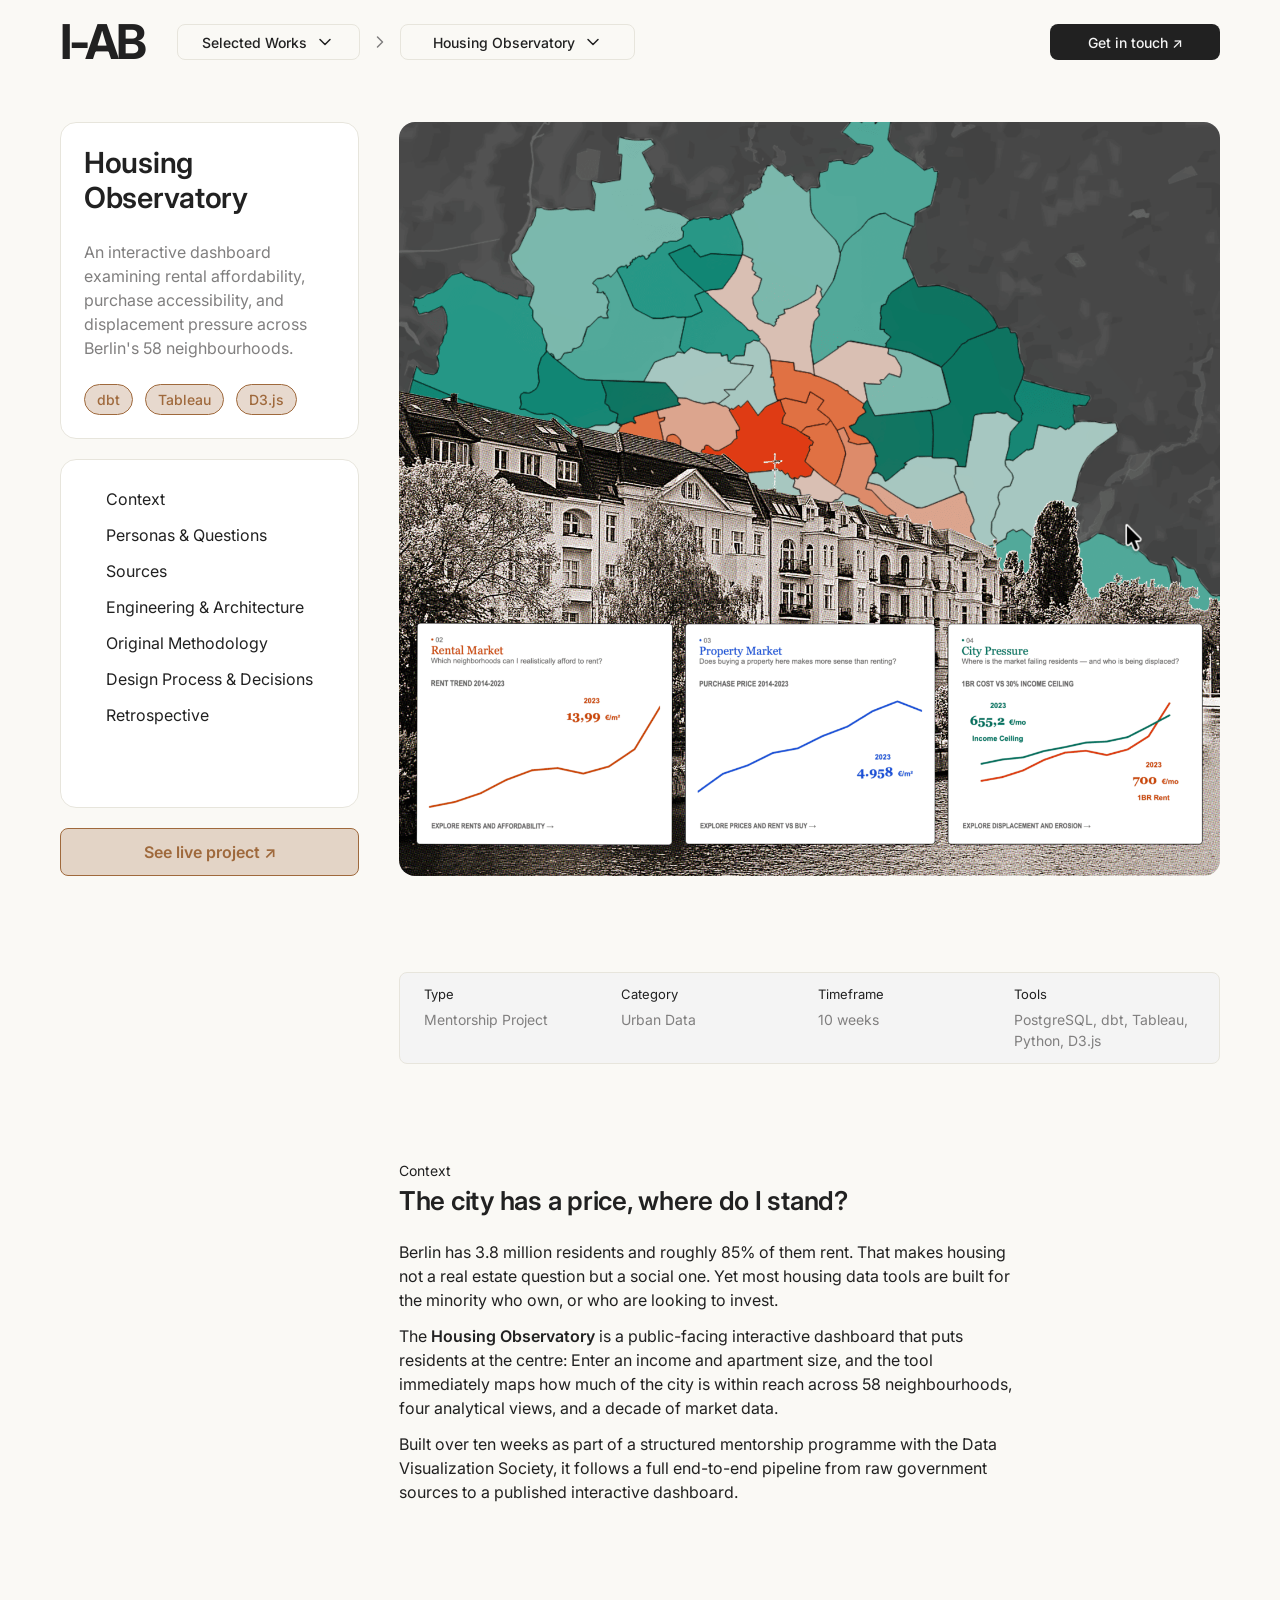
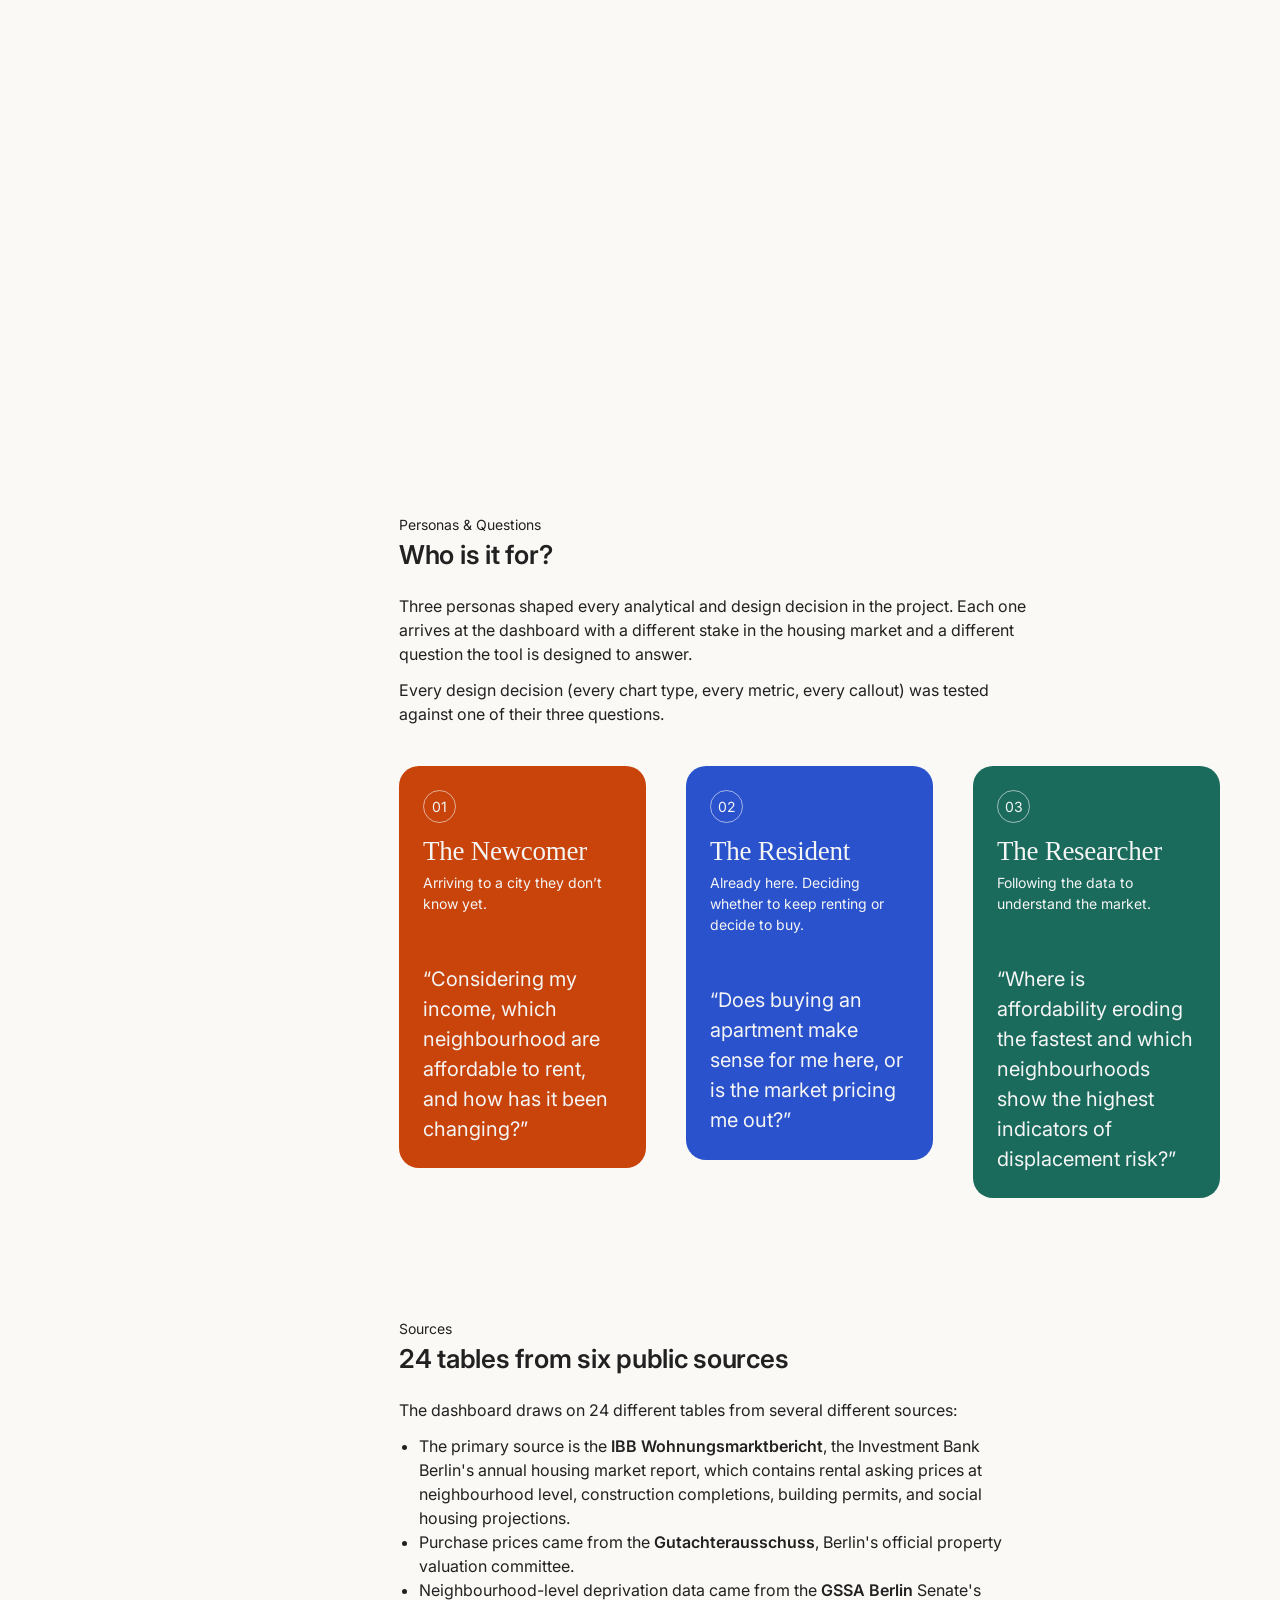
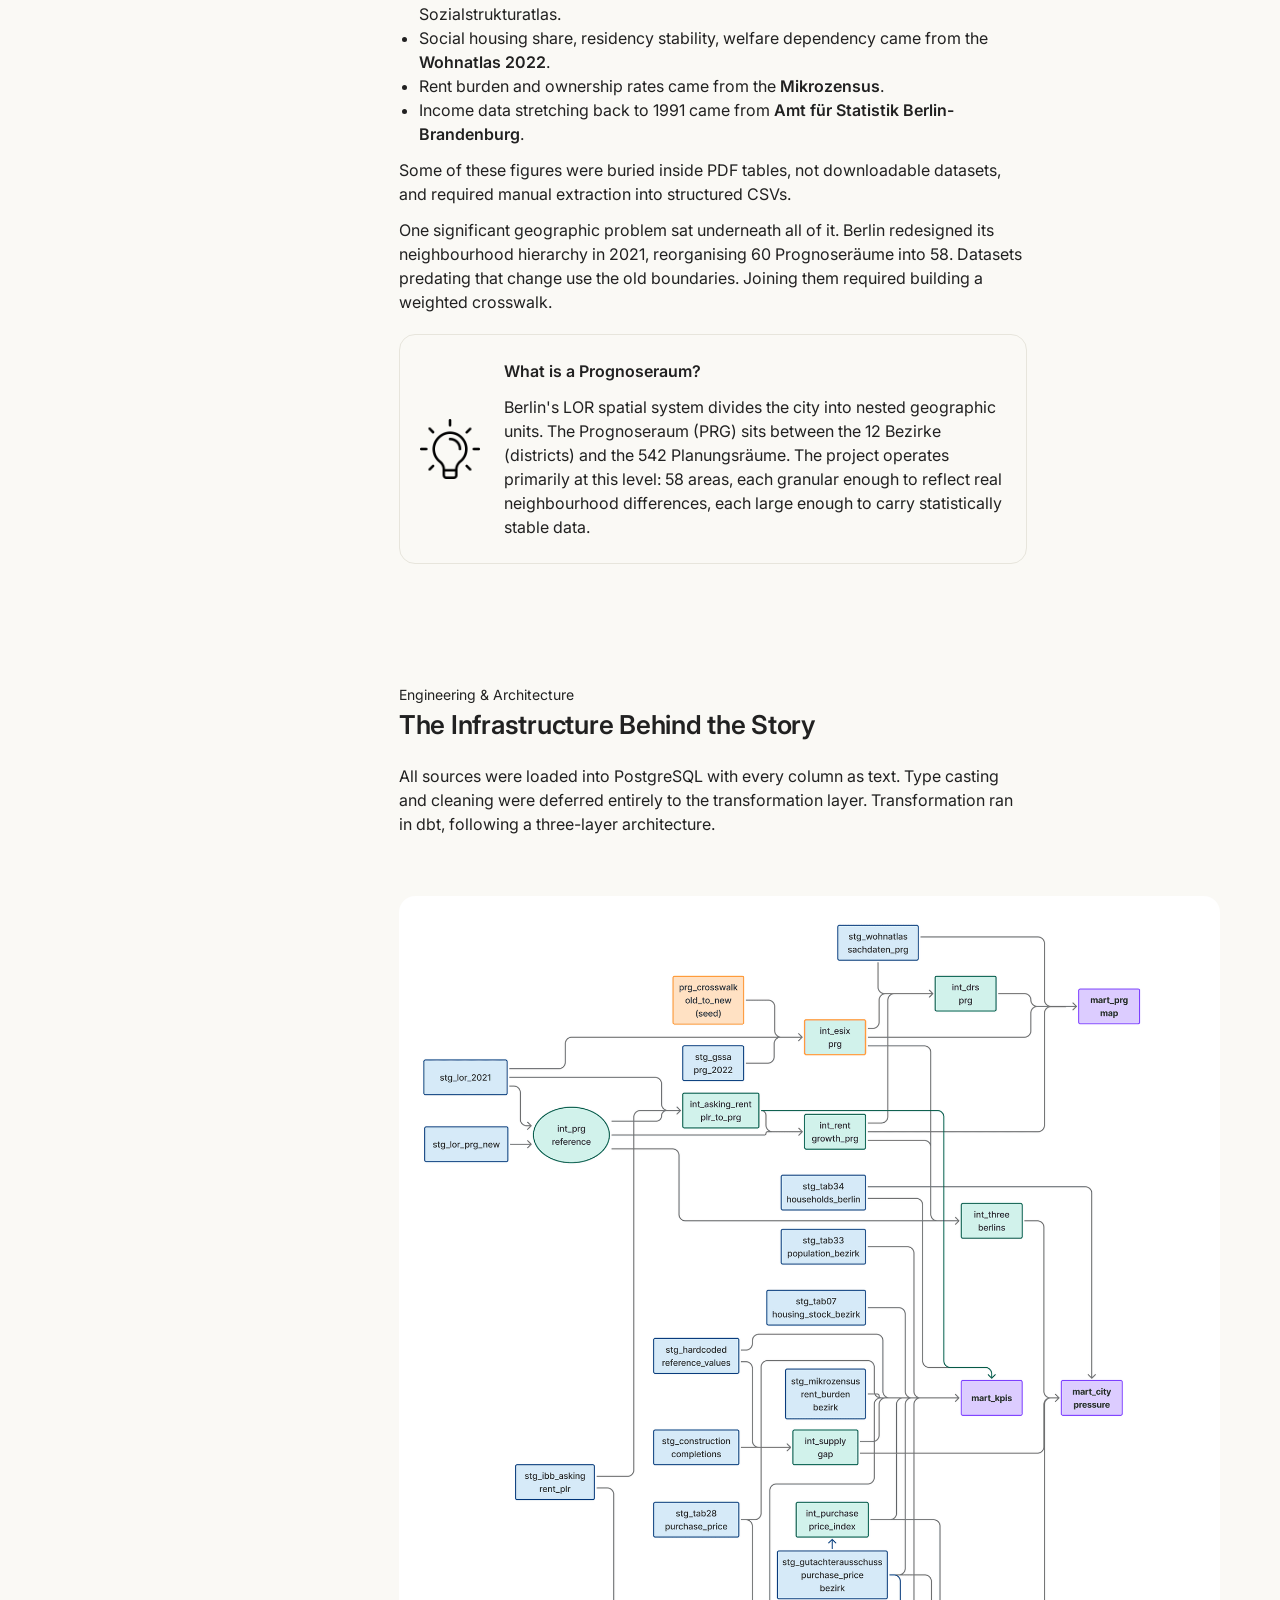
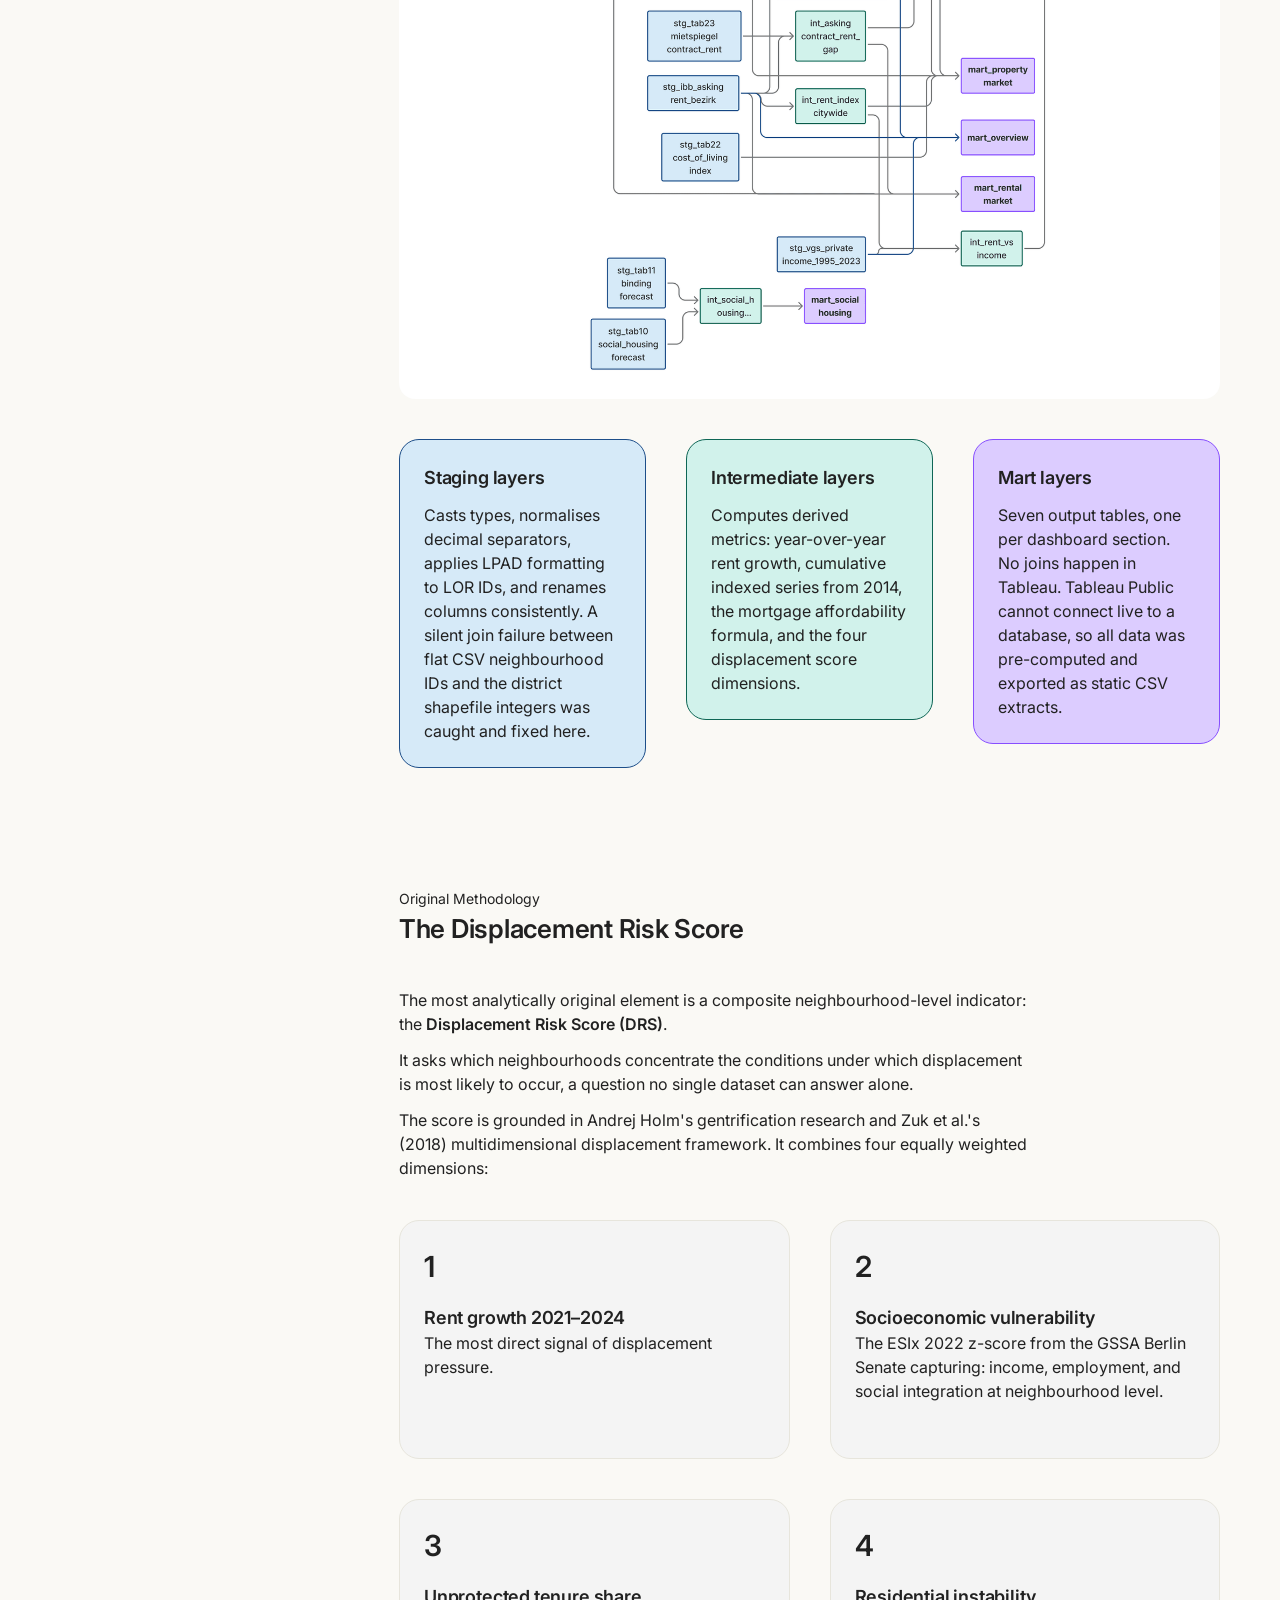
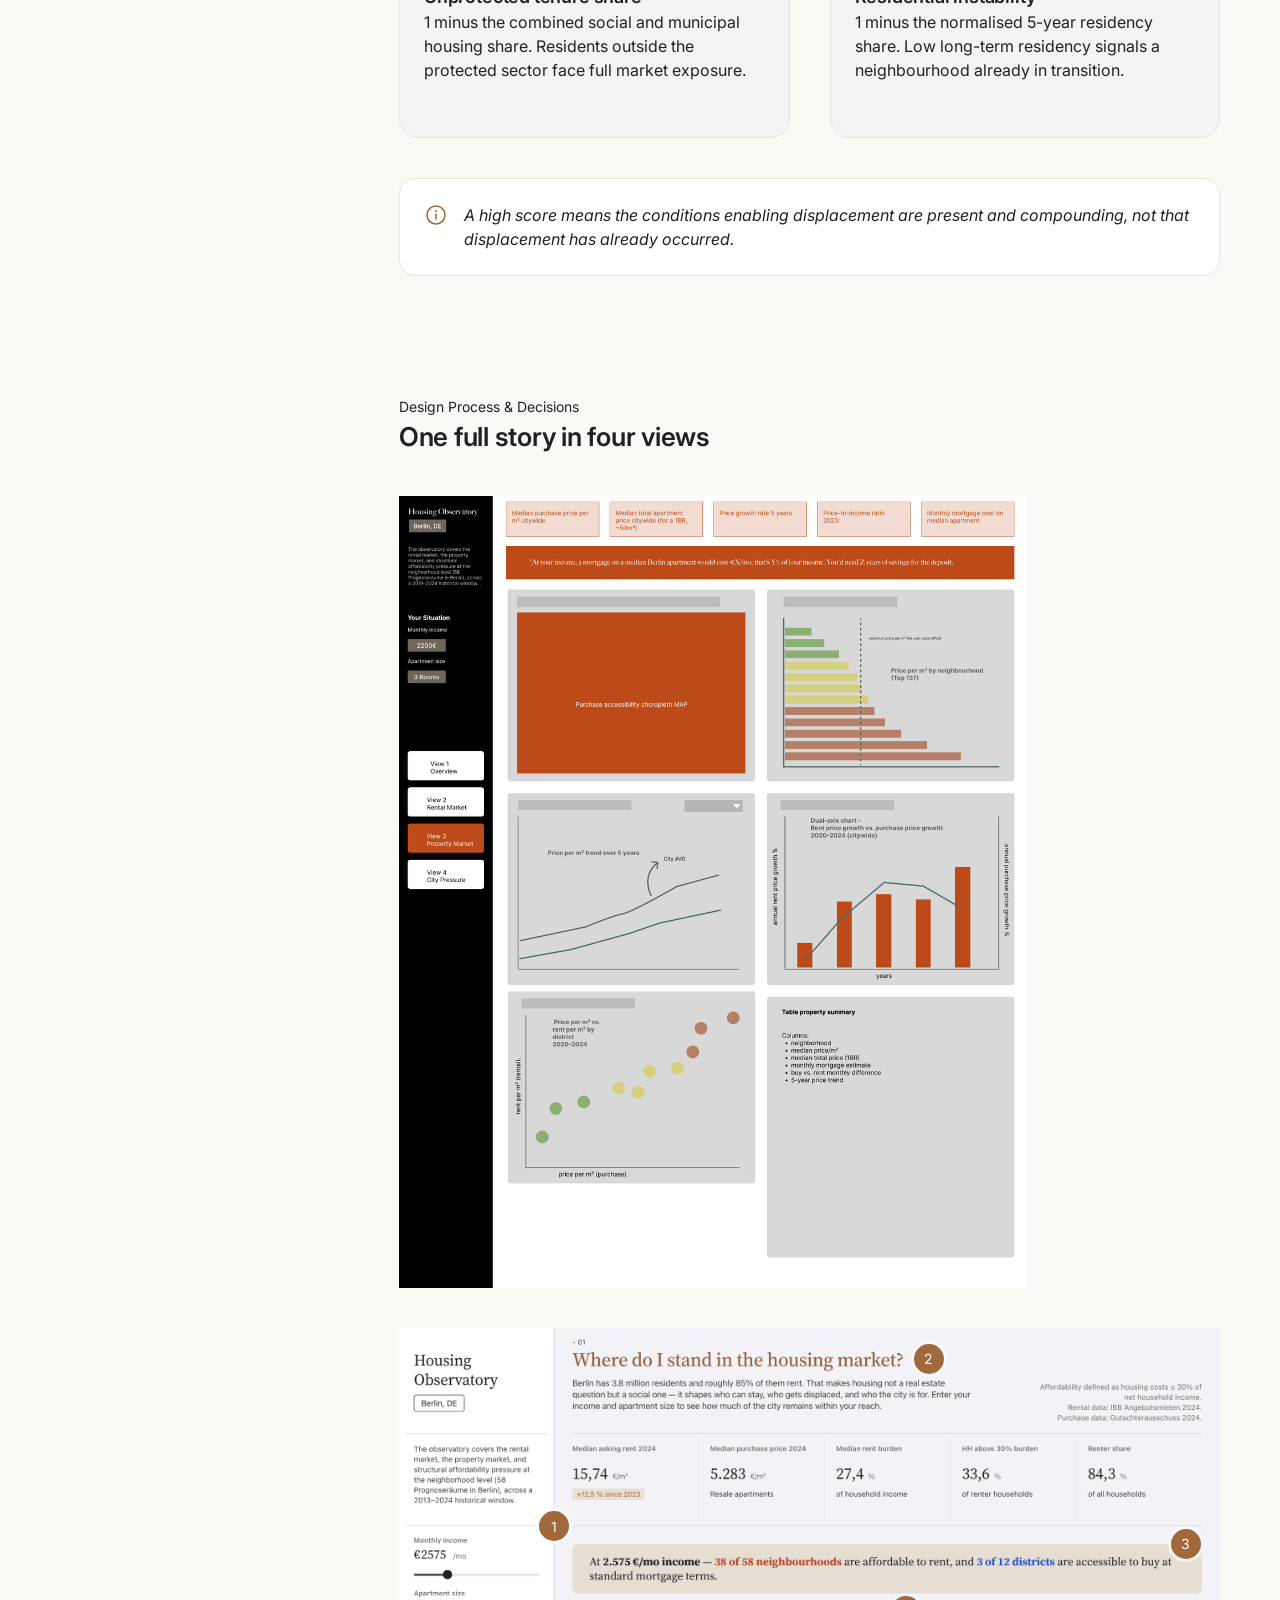
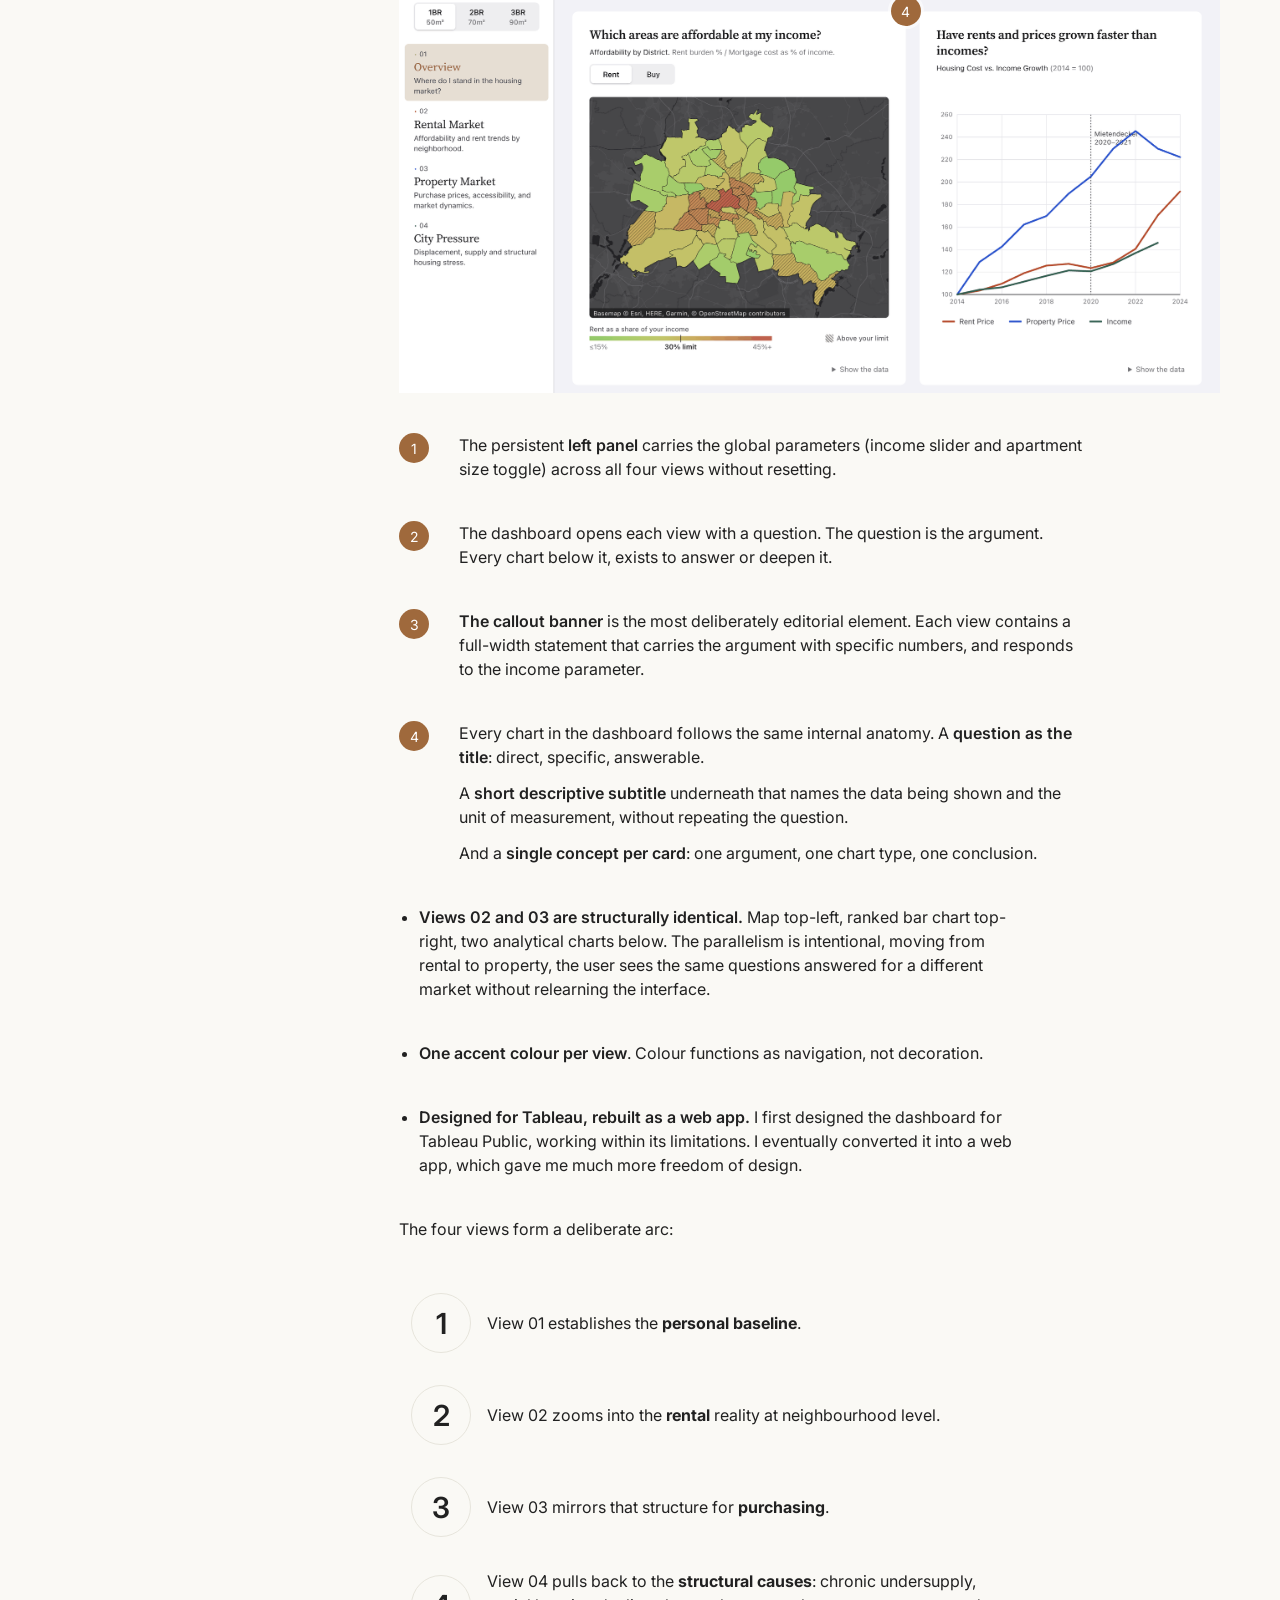
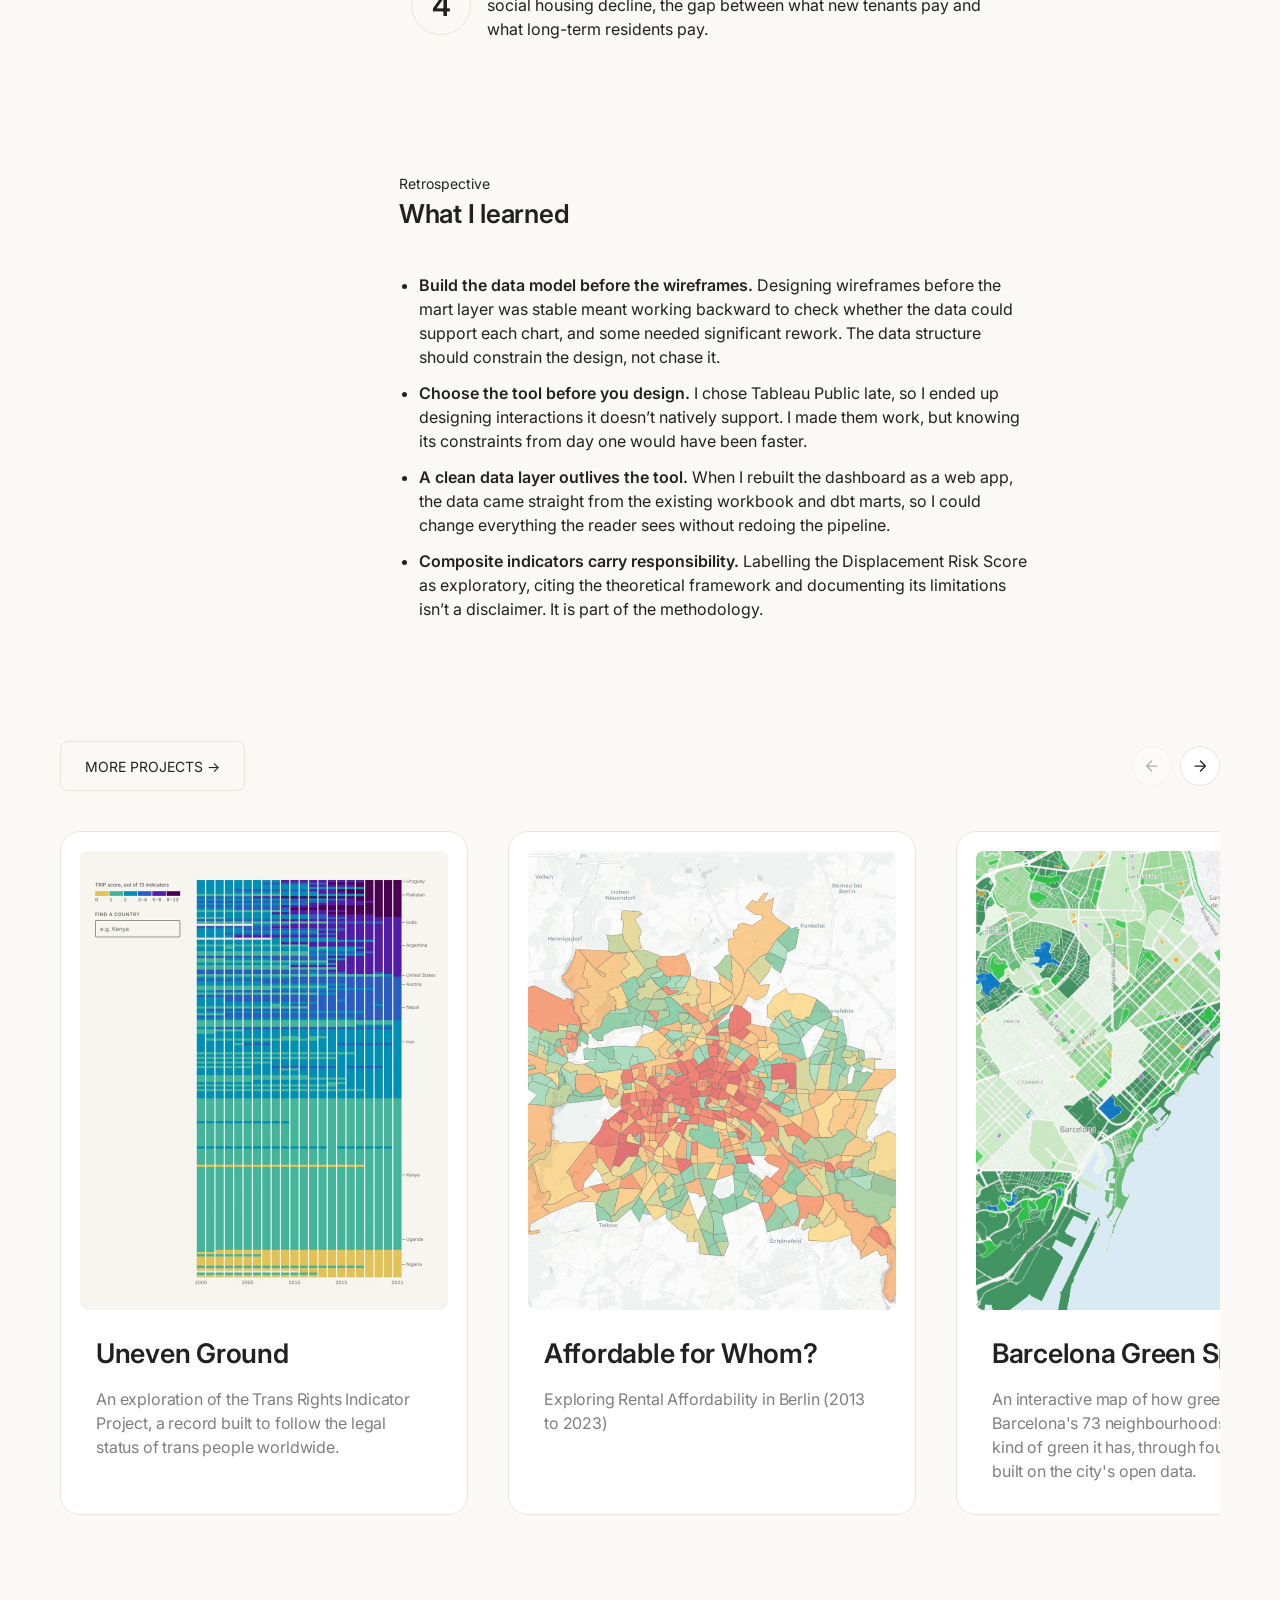
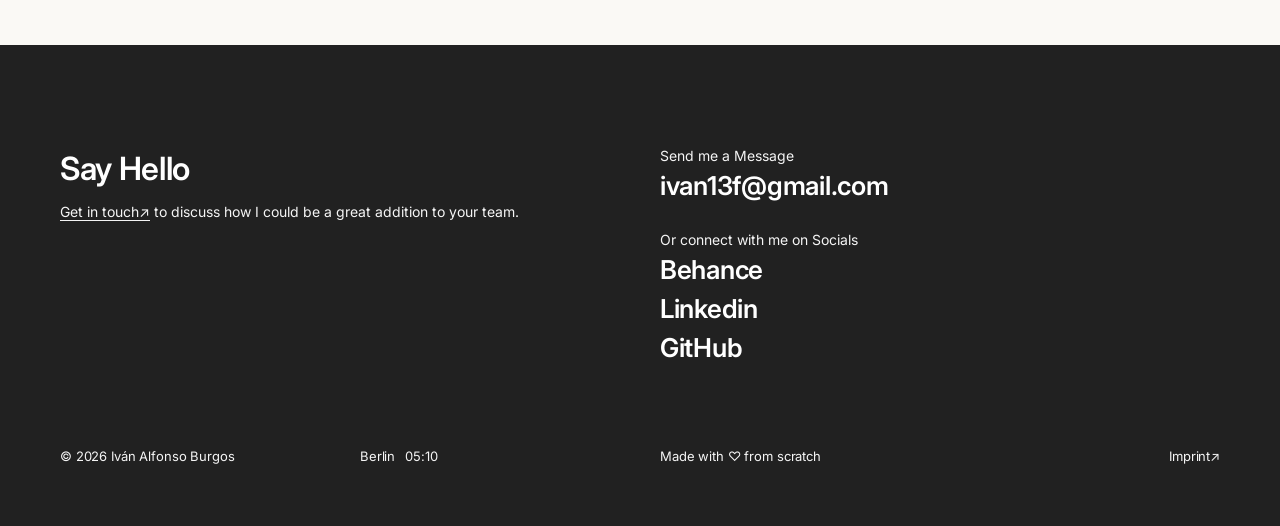
<file: housing-observatory.html>
<!doctype html>
<html lang="en">
<head>
  <meta charset="utf-8">
  <meta name="viewport" content="width=device-width, initial-scale=1">
  <title>Housing Observatory — I-AB</title>
  <meta name="description" content="An interactive dashboard examining rental affordability, purchase accessibility, and displacement pressure across Berlin's 58 neighbourhoods.">
  <meta property="og:title" content="Housing Observatory — I-AB">
  <meta property="og:description" content="An interactive dashboard examining rental affordability, purchase accessibility, and displacement pressure across Berlin's 58 neighbourhoods.">
  <meta property="og:image" content="https://www.ivan-alfonsoburgos.com/assets/img/housing-observatory-cover.png">
  <link rel="icon" href="assets/img/favicon-light.png" media="(prefers-color-scheme: light)">
  <link rel="icon" href="assets/img/favicon-dark.png" media="(prefers-color-scheme: dark)">
  <link rel="apple-touch-icon" href="assets/img/apple-touch-icon.png">
  <link rel="preconnect" href="https://fonts.googleapis.com">
  <link rel="preconnect" href="https://fonts.gstatic.com" crossorigin>
  <link rel="stylesheet" href="https://fonts.googleapis.com/css2?family=Inter:wght@400;500;600;700&display=swap">
  <link rel="stylesheet" href="css/style.css?v=20261118c">
  <script>document.documentElement.classList.add("js")</script>
</head>
<body data-page="project" data-project="housing-observatory">
  <div data-nav></div>

  <main class="case">
    <!-- Sidebar: card + section index + live link, built from projects.js and the data-toc sections below -->
    <aside class="case-side" data-case-side></aside>

    <article class="case-content">
      <div class="cs-hero">
        <img src="assets/img/housing-observatory-cover.png" alt="Housing Observatory dashboard over a Berlin street, with rental, property and city-pressure charts" width="1771" height="1321">
      </div>

      <dl class="facts">
        <div><dt>Type</dt><dd>Mentorship Project</dd></div>
        <div><dt>Category</dt><dd>Urban Data</dd></div>
        <div><dt>Timeframe</dt><dd>10 weeks</dd></div>
        <div><dt>Tools</dt><dd>PostgreSQL, dbt, Tableau, Python, D3.js</dd></div>
      </dl>

      <div class="cs-sections">
        <!-- Context -->
        <section class="cs-section cs-section--loose" id="context" data-toc="Context">
          <div class="stack">
            <header class="cs-head"><p class="eyebrow">Context</p><h2>The city has a price, where do I stand?</h2></header>
            <div class="prose">
              <p>Berlin has 3.8 million residents and roughly 85% of them rent. That makes housing not a real estate question but a social one. Yet most housing data tools are built for the minority who own, or who are looking to invest.</p>
              <p>The <strong>Housing Observatory</strong> is a public-facing interactive dashboard that puts residents at the centre: Enter an income and apartment size, and the tool immediately maps how much of the city is within reach across 58 neighbourhoods, four analytical views, and a decade of market data.</p>
              <p>Built over ten weeks as part of a structured mentorship programme with the Data Visualization Society, it follows a full end-to-end pipeline from raw government sources to a published interactive dashboard.</p>
            </div>
          </div>
          <div class="cs-media">
            <video src="assets/video/ho-dashboard.mp4" muted loop playsinline preload="metadata" data-autoplay aria-label="Screen recording of the Housing Observatory dashboard"></video>
          </div>
        </section>

        <!-- Personas -->
        <section class="cs-section" id="personas" data-toc="Personas &amp; Questions">
          <div class="stack">
            <header class="cs-head"><p class="eyebrow">Personas &amp; Questions</p><h2>Who is it for?</h2></header>
            <div class="prose">
              <p>Three personas shaped every analytical and design decision in the project. Each one arrives at the dashboard with a different stake in the housing market and a different question the tool is designed to answer.</p>
              <p>Every design decision (every chart type, every metric, every callout) was tested against one of their three questions.</p>
            </div>
          </div>
          <div class="cols-3 cols-3--stack-narrow">
            <article class="persona" style="--accent:#c8440a">
              <div>
                <span class="persona__num">01</span>
                <h3 class="persona__name">The Newcomer</h3>
                <p class="persona__desc">Arriving to a city they don’t know yet.</p>
              </div>
              <p class="persona__q">“Considering my income, which neighbourhood are affordable to rent, and how has it been changing?”</p>
            </article>
            <article class="persona" style="--accent:#2952cc">
              <div>
                <span class="persona__num">02</span>
                <h3 class="persona__name">The Resident</h3>
                <p class="persona__desc">Already here. Deciding whether to keep renting or decide to buy.</p>
              </div>
              <p class="persona__q">“Does buying an apartment make sense for me here, or is the market pricing me out?”</p>
            </article>
            <article class="persona" style="--accent:#1a6b5c">
              <div>
                <span class="persona__num">03</span>
                <h3 class="persona__name">The Researcher</h3>
                <p class="persona__desc">Following the data to understand the market.</p>
              </div>
              <p class="persona__q">“Where is affordability eroding the fastest and which neighbourhoods show the highest indicators of displacement risk?”</p>
            </article>
          </div>
        </section>

        <!-- Sources -->
        <section class="cs-section cs-section--tight" id="sources" data-toc="Sources">
          <header class="cs-head"><p class="eyebrow">Sources</p><h2>24 tables from six public sources</h2></header>
          <div class="prose">
            <p>The dashboard draws on 24 different tables from several different sources:</p>
            <ul>
              <li>The primary source is the <strong>IBB Wohnungsmarktbericht</strong>, the Investment Bank Berlin's annual housing market report, which contains rental asking prices at neighbourhood level, construction completions, building permits, and social housing projections.</li>
              <li>Purchase prices came from the <strong>Gutachterausschuss</strong>, Berlin's official property valuation committee.</li>
              <li>Neighbourhood-level deprivation data came from the <strong>GSSA Berlin</strong> Senate's Sozialstrukturatlas.</li>
              <li>Social housing share, residency stability, welfare dependency came from the <strong>Wohnatlas 2022</strong>.</li>
              <li>Rent burden and ownership rates came from the <strong>Mikrozensus</strong>.</li>
              <li>Income data stretching back to 1991 came from <strong>Amt für Statistik Berlin-Brandenburg</strong>.</li>
            </ul>
            <p>Some of these figures were buried inside PDF tables, not downloadable datasets, and required manual extraction into structured CSVs.</p>
            <p>One significant geographic problem sat underneath all of it. Berlin redesigned its neighbourhood hierarchy in 2021, reorganising 60 Prognoseräume into 58. Datasets predating that change use the old boundaries. Joining them required building a weighted crosswalk.</p>
          </div>
          <aside class="callout">
            <img src="assets/img/ho-callout-icon.png" alt="" width="60" height="60" loading="lazy">
            <div class="prose">
              <p><strong>What is a Prognoseraum?</strong></p>
              <p>Berlin's LOR spatial system divides the city into nested geographic units. The Prognoseraum (PRG) sits between the 12 Bezirke (districts) and the 542 Planungsräume. The project operates primarily at this level: 58 areas, each granular enough to reflect real neighbourhood differences, each large enough to carry statistically stable data.</p>
            </div>
          </aside>
        </section>

        <!-- Engineering -->
        <section class="cs-section cs-section--mid" id="engineering" data-toc="Engineering &amp; Architecture">
          <div class="stack">
            <header class="cs-head"><p class="eyebrow">Engineering &amp; Architecture</p><h2>The Infrastructure Behind the Story</h2></header>
            <div class="prose">
              <p>All sources were loaded into PostgreSQL with every column as text. Type casting and cleaning were deferred entirely to the transformation layer. Transformation ran in dbt, following a three-layer architecture.</p>
            </div>
          </div>
          <div class="stack stack--40">
            <div class="cs-media">
              <img src="assets/img/ho-dbt-dag.png" alt="dbt lineage graph from raw sources through staging, intermediate and mart models" width="1524" height="2048" loading="lazy" data-zoom>
            </div>
            <div class="cols-3 cols-3--stack-narrow">
              <div class="tile" style="--tile-bg:#d6eaf8; --tile-border:#1d4e89">
                <h3 class="tile__title">Staging layers</h3>
                <p>Casts types, normalises decimal separators, applies LPAD formatting to LOR IDs, and renames columns consistently. A silent join failure between flat CSV neighbourhood IDs and the district shapefile integers was caught and fixed here.</p>
              </div>
              <div class="tile" style="--tile-bg:#d1f2eb; --tile-border:#0e6655">
                <h3 class="tile__title">Intermediate layers</h3>
                <p>Computes derived metrics: year-over-year rent growth, cumulative indexed series from 2014, the mortgage affordability formula, and the four displacement score dimensions.</p>
              </div>
              <div class="tile" style="--tile-bg:#dcccff; --tile-border:#874fff">
                <h3 class="tile__title">Mart layers</h3>
                <p>Seven output tables, one per dashboard section. No joins happen in Tableau. Tableau Public cannot connect live to a database, so all data was pre-computed and exported as static CSV extracts.</p>
              </div>
            </div>
          </div>
        </section>

        <!-- Displacement Risk Score -->
        <section class="cs-section" id="drs" data-toc="Original Methodology">
          <header class="cs-head"><p class="eyebrow">Original Methodology</p><h2>The Displacement Risk Score</h2></header>
          <div class="prose">
            <p>The most analytically original element is a composite neighbourhood-level indicator: the <strong>Displacement Risk Score (DRS)</strong>.</p>
            <p>It asks which neighbourhoods concentrate the conditions under which displacement is most likely to occur, a question no single dataset can answer alone.</p>
            <p>The score is grounded in Andrej Holm's gentrification research and Zuk et al.'s (2018) multidimensional displacement framework. It combines four equally weighted dimensions:</p>
          </div>
          <div class="cols-2">
            <div class="tile tile--drs">
              <p class="tile__big">1</p>
              <div><p class="tile__title">Rent growth 2021–2024</p><p>The most direct signal of displacement pressure.</p></div>
            </div>
            <div class="tile tile--drs">
              <p class="tile__big">2</p>
              <div><p class="tile__title">Socioeconomic vulnerability</p><p>The ESIx 2022 z-score from the GSSA Berlin Senate capturing: income, employment, and social integration at neighbourhood level.</p></div>
            </div>
            <div class="tile tile--drs">
              <p class="tile__big">3</p>
              <div><p class="tile__title">Unprotected tenure share</p><p>1 minus the combined social and municipal housing share. Residents outside the protected sector face full market exposure.</p></div>
            </div>
            <div class="tile tile--drs">
              <p class="tile__big">4</p>
              <div><p class="tile__title">Residential instability</p><p>1 minus the normalised 5-year residency share. Low long-term residency signals a neighbourhood already in transition.</p></div>
            </div>
          </div>
          <p class="note note--icon">
            <svg class="note__icon" viewBox="0 0 24 24" fill="none" aria-hidden="true"><circle cx="12" cy="12" r="9" stroke="currentColor" stroke-width="1.5"/><path d="M12 11v5" stroke="currentColor" stroke-width="1.5" stroke-linecap="round"/><circle cx="12" cy="8" r="1" fill="currentColor"/></svg>
            <em>A high score means the conditions enabling displacement are present and compounding, not that displacement has already occurred.</em>
          </p>
        </section>

        <!-- Design -->
        <section class="cs-section" id="design" data-toc="Design Process &amp; Decisions">
          <header class="cs-head"><p class="eyebrow">Design Process &amp; Decisions</p><h2>One full story in four views</h2></header>

          <div class="cs-media" style="max-width:628px; border-radius:0">
            <img src="assets/img/ho-wireframes.gif" alt="The Property Market view evolving from a wireframe, through the Tableau dashboard, to the current web app" width="1100" height="1387" loading="lazy">
          </div>

          <figure class="annotated" style="margin:0; width:100%">
            <img src="assets/img/ho-anatomy.png" alt="The Overview view of the current web app, annotated: the left panel, the view's main title, the callout banner after the KPIs, and a chart card" width="1962" height="1591" loading="lazy">
            <span class="badge" style="left:18.9%; top:29.8%">1</span>
            <span class="badge" style="left:64.5%; top:4.7%">2</span>
            <span class="badge" style="left:95.8%; top:32.5%">3</span>
            <span class="badge" style="left:61.7%; top:42.6%">4</span>
          </figure>

          <div class="step">
            <span class="badge">1</span>
            <div class="prose"><p>The persistent <strong>left panel</strong> carries the global parameters (income slider and apartment size toggle) across all four views without resetting.</p></div>
          </div>
          <div class="step">
            <span class="badge">2</span>
            <div class="prose"><p>The dashboard opens each view with a question. The question is the argument. Every chart below it, exists to answer or deepen it.</p></div>
          </div>
          <div class="step">
            <span class="badge">3</span>
            <div class="prose"><p><strong>The callout banner</strong> is the most deliberately editorial element. Each view contains a full-width statement that carries the argument with specific numbers, and responds to the income parameter.</p></div>
          </div>
          <div class="step">
            <span class="badge">4</span>
            <div class="prose">
              <p>Every chart in the dashboard follows the same internal anatomy. A <strong>question as the title</strong>: direct, specific, answerable.</p>
              <p>A <strong>short descriptive subtitle</strong> underneath that names the data being shown and the unit of measurement, without repeating the question.</p>
              <p>And a <strong>single concept per card</strong>: one argument, one chart type, one conclusion.</p>
            </div>
          </div>

          <div class="prose"><ul><li><strong>Views 02 and 03 are structurally identical.</strong> Map top-left, ranked bar chart top-right, two analytical charts below. The parallelism is intentional, moving from rental to property, the user sees the same questions answered for a different market without relearning the interface.</li></ul></div>
          <div class="prose"><ul><li><strong>One accent colour per view</strong>. Colour functions as navigation, not decoration.</li></ul></div>
          <div class="prose"><ul><li><strong>Designed for Tableau, rebuilt as a web app.</strong> I first designed the dashboard for Tableau Public, working within its limitations. I eventually converted it into a web app, which gave me much more freedom of design.</li></ul></div>
          <div class="prose"><p>The four views form a deliberate arc:</p></div>

          <ol class="arc" style="list-style:none; padding:0">
            <li class="arc__row"><span class="arc__num">1</span><p>View 01 establishes the <strong>personal baseline</strong>.</p></li>
            <li class="arc__row"><span class="arc__num">2</span><p>View 02 zooms into the <strong>rental</strong> reality at neighbourhood level.</p></li>
            <li class="arc__row"><span class="arc__num">3</span><p>View 03 mirrors that structure for <strong>purchasing</strong>.</p></li>
            <li class="arc__row"><span class="arc__num">4</span><p>View 04 pulls back to the <strong>structural causes</strong>: chronic undersupply, social housing decline, the gap between what new tenants pay and what long-term residents pay.</p></li>
          </ol>
        </section>

        <!-- Retrospective -->
        <section class="cs-section" id="retrospective" data-toc="Retrospective">
          <header class="cs-head"><p class="eyebrow">Retrospective</p><h2>What I learned</h2></header>
          <div class="prose">
            <ul class="list--spaced">
              <li><strong>Build the data model before the wireframes.</strong> Designing wireframes before the mart layer was stable meant working backward to check whether the data could support each chart, and some needed significant rework. The data structure should constrain the design, not chase it.</li>
              <li><strong>Choose the tool before you design.</strong> I chose Tableau Public late, so I ended up designing interactions it doesn’t natively support. I made them work, but knowing its constraints from day one would have been faster.</li>
              <li><strong>A clean data layer outlives the tool.</strong> When I rebuilt the dashboard as a web app, the data came straight from the existing workbook and dbt marts, so I could change everything the reader sees without redoing the pipeline.</li>
              <li><strong>Composite indicators carry responsibility.</strong> Labelling the Displacement Risk Score as exploratory, citing the theoretical framework and documenting its limitations isn’t a disclaimer. It is part of the methodology.</li>
            </ul>
          </div>
        </section>
      </div>
    </article>
  </main>

  <section data-more-projects></section>
  <div data-footer></div>

  <script src="js/projects.js?v=20261118c"></script>
  <script src="js/site.js?v=20261118c"></script>
</body>
</html>
</file>
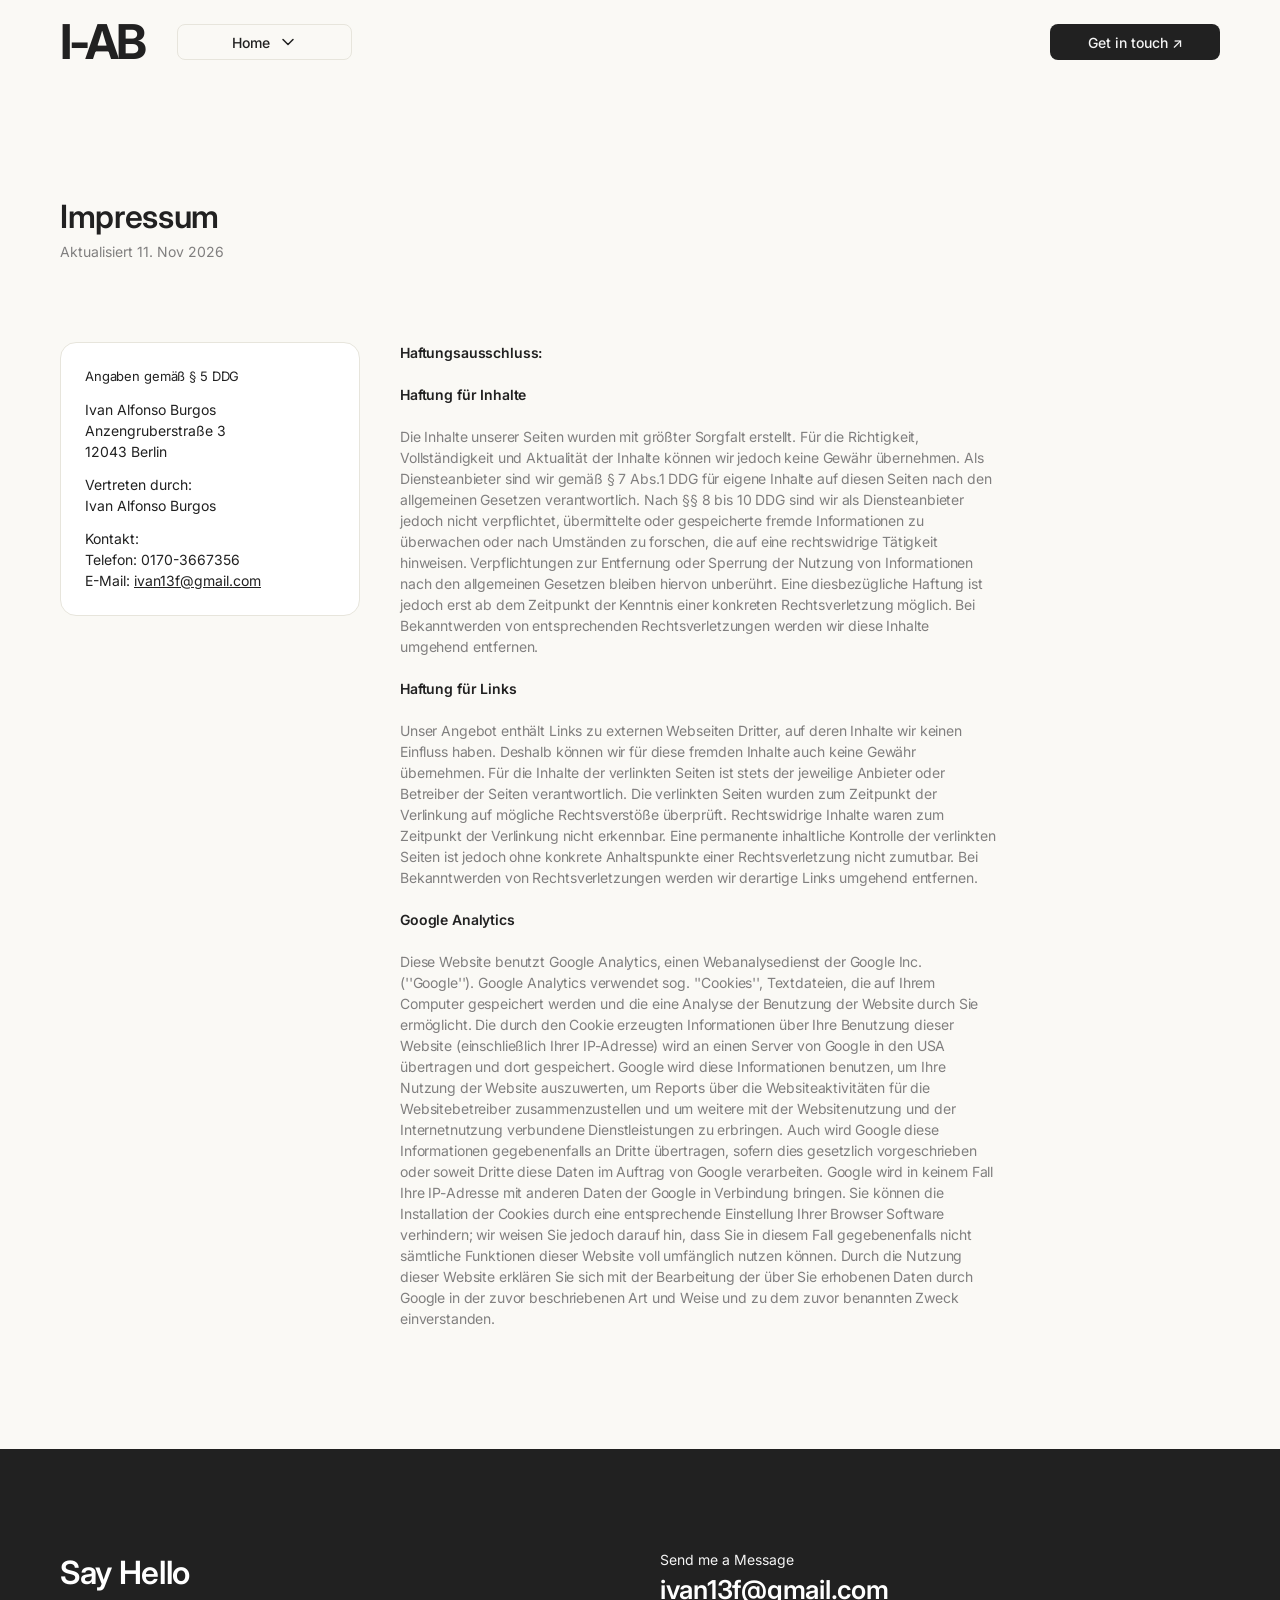
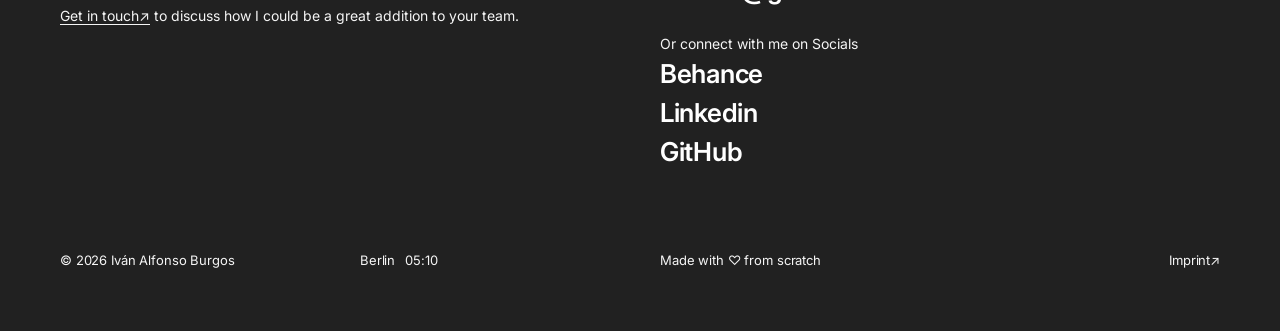
<file: imprint.html>
<!doctype html>
<html lang="de">
<head>
  <meta charset="utf-8">
  <meta name="viewport" content="width=device-width, initial-scale=1">
  <title>Impressum — I-AB</title>
  <meta name="robots" content="noindex">
  <link rel="icon" href="assets/img/favicon-light.png" media="(prefers-color-scheme: light)">
  <link rel="icon" href="assets/img/favicon-dark.png" media="(prefers-color-scheme: dark)">
  <link rel="apple-touch-icon" href="assets/img/apple-touch-icon.png">
  <link rel="preconnect" href="https://fonts.googleapis.com">
  <link rel="preconnect" href="https://fonts.gstatic.com" crossorigin>
  <link rel="stylesheet" href="https://fonts.googleapis.com/css2?family=Inter:wght@400;500;600;700&display=swap">
  <link rel="stylesheet" href="css/style.css?v=20261118c">
  <script>document.documentElement.classList.add("js")</script>
</head>
<body data-page="imprint">
  <div data-nav></div>

  <main class="wrap page">
    <h1 class="t-page">Impressum</h1>
    <p class="t-small c-muted">Aktualisiert 11. Nov 2026</p>

    <div class="imprint-row">
      <div class="imprint-card">
        <p class="t-xs">Angaben gemäß § 5 DDG</p>
        <p>Ivan Alfonso Burgos<br>Anzengruberstraße 3<br>12043 Berlin</p>
        <p>Vertreten durch:<br>Ivan Alfonso Burgos</p>
        <p>Kontakt:<br>Telefon: 0170-3667356<br>E-Mail: <a href="mailto:ivan13f@gmail.com">ivan13f@gmail.com</a></p>
      </div>

      <div class="imprint-text">
        <p><strong>Haftungsausschluss:</strong></p>
        <p><strong>Haftung für Inhalte</strong></p>
        <p>Die Inhalte unserer Seiten wurden mit größter Sorgfalt erstellt. Für die Richtigkeit, Vollständigkeit und Aktualität der Inhalte können wir jedoch keine Gewähr übernehmen. Als Diensteanbieter sind wir gemäß § 7 Abs.1 DDG für eigene Inhalte auf diesen Seiten nach den allgemeinen Gesetzen verantwortlich. Nach §§ 8 bis 10 DDG sind wir als Diensteanbieter jedoch nicht verpflichtet, übermittelte oder gespeicherte fremde Informationen zu überwachen oder nach Umständen zu forschen, die auf eine rechtswidrige Tätigkeit hinweisen. Verpflichtungen zur Entfernung oder Sperrung der Nutzung von Informationen nach den allgemeinen Gesetzen bleiben hiervon unberührt. Eine diesbezügliche Haftung ist jedoch erst ab dem Zeitpunkt der Kenntnis einer konkreten Rechtsverletzung möglich. Bei Bekanntwerden von entsprechenden Rechtsverletzungen werden wir diese Inhalte umgehend entfernen.</p>
        <p><strong>Haftung für Links</strong></p>
        <p>Unser Angebot enthält Links zu externen Webseiten Dritter, auf deren Inhalte wir keinen Einfluss haben. Deshalb können wir für diese fremden Inhalte auch keine Gewähr übernehmen. Für die Inhalte der verlinkten Seiten ist stets der jeweilige Anbieter oder Betreiber der Seiten verantwortlich. Die verlinkten Seiten wurden zum Zeitpunkt der Verlinkung auf mögliche Rechtsverstöße überprüft. Rechtswidrige Inhalte waren zum Zeitpunkt der Verlinkung nicht erkennbar. Eine permanente inhaltliche Kontrolle der verlinkten Seiten ist jedoch ohne konkrete Anhaltspunkte einer Rechtsverletzung nicht zumutbar. Bei Bekanntwerden von Rechtsverletzungen werden wir derartige Links umgehend entfernen.</p>
        <p><strong>Google Analytics</strong></p>
        <p>Diese Website benutzt Google Analytics, einen Webanalysedienst der Google Inc. (''Google''). Google Analytics verwendet sog. ''Cookies'', Textdateien, die auf Ihrem Computer gespeichert werden und die eine Analyse der Benutzung der Website durch Sie ermöglicht. Die durch den Cookie erzeugten Informationen über Ihre Benutzung dieser Website (einschließlich Ihrer IP-Adresse) wird an einen Server von Google in den USA übertragen und dort gespeichert. Google wird diese Informationen benutzen, um Ihre Nutzung der Website auszuwerten, um Reports über die Websiteaktivitäten für die Websitebetreiber zusammenzustellen und um weitere mit der Websitenutzung und der Internetnutzung verbundene Dienstleistungen zu erbringen. Auch wird Google diese Informationen gegebenenfalls an Dritte übertragen, sofern dies gesetzlich vorgeschrieben oder soweit Dritte diese Daten im Auftrag von Google verarbeiten. Google wird in keinem Fall Ihre IP-Adresse mit anderen Daten der Google in Verbindung bringen. Sie können die Installation der Cookies durch eine entsprechende Einstellung Ihrer Browser Software verhindern; wir weisen Sie jedoch darauf hin, dass Sie in diesem Fall gegebenenfalls nicht sämtliche Funktionen dieser Website voll umfänglich nutzen können. Durch die Nutzung dieser Website erklären Sie sich mit der Bearbeitung der über Sie erhobenen Daten durch Google in der zuvor beschriebenen Art und Weise und zu dem zuvor benannten Zweck einverstanden.</p>
      </div>
    </div>
  </main>

  <div data-footer></div>

  <script src="js/projects.js?v=20261118c"></script>
  <script src="js/site.js?v=20261118c"></script>
</body>
</html>
</file>
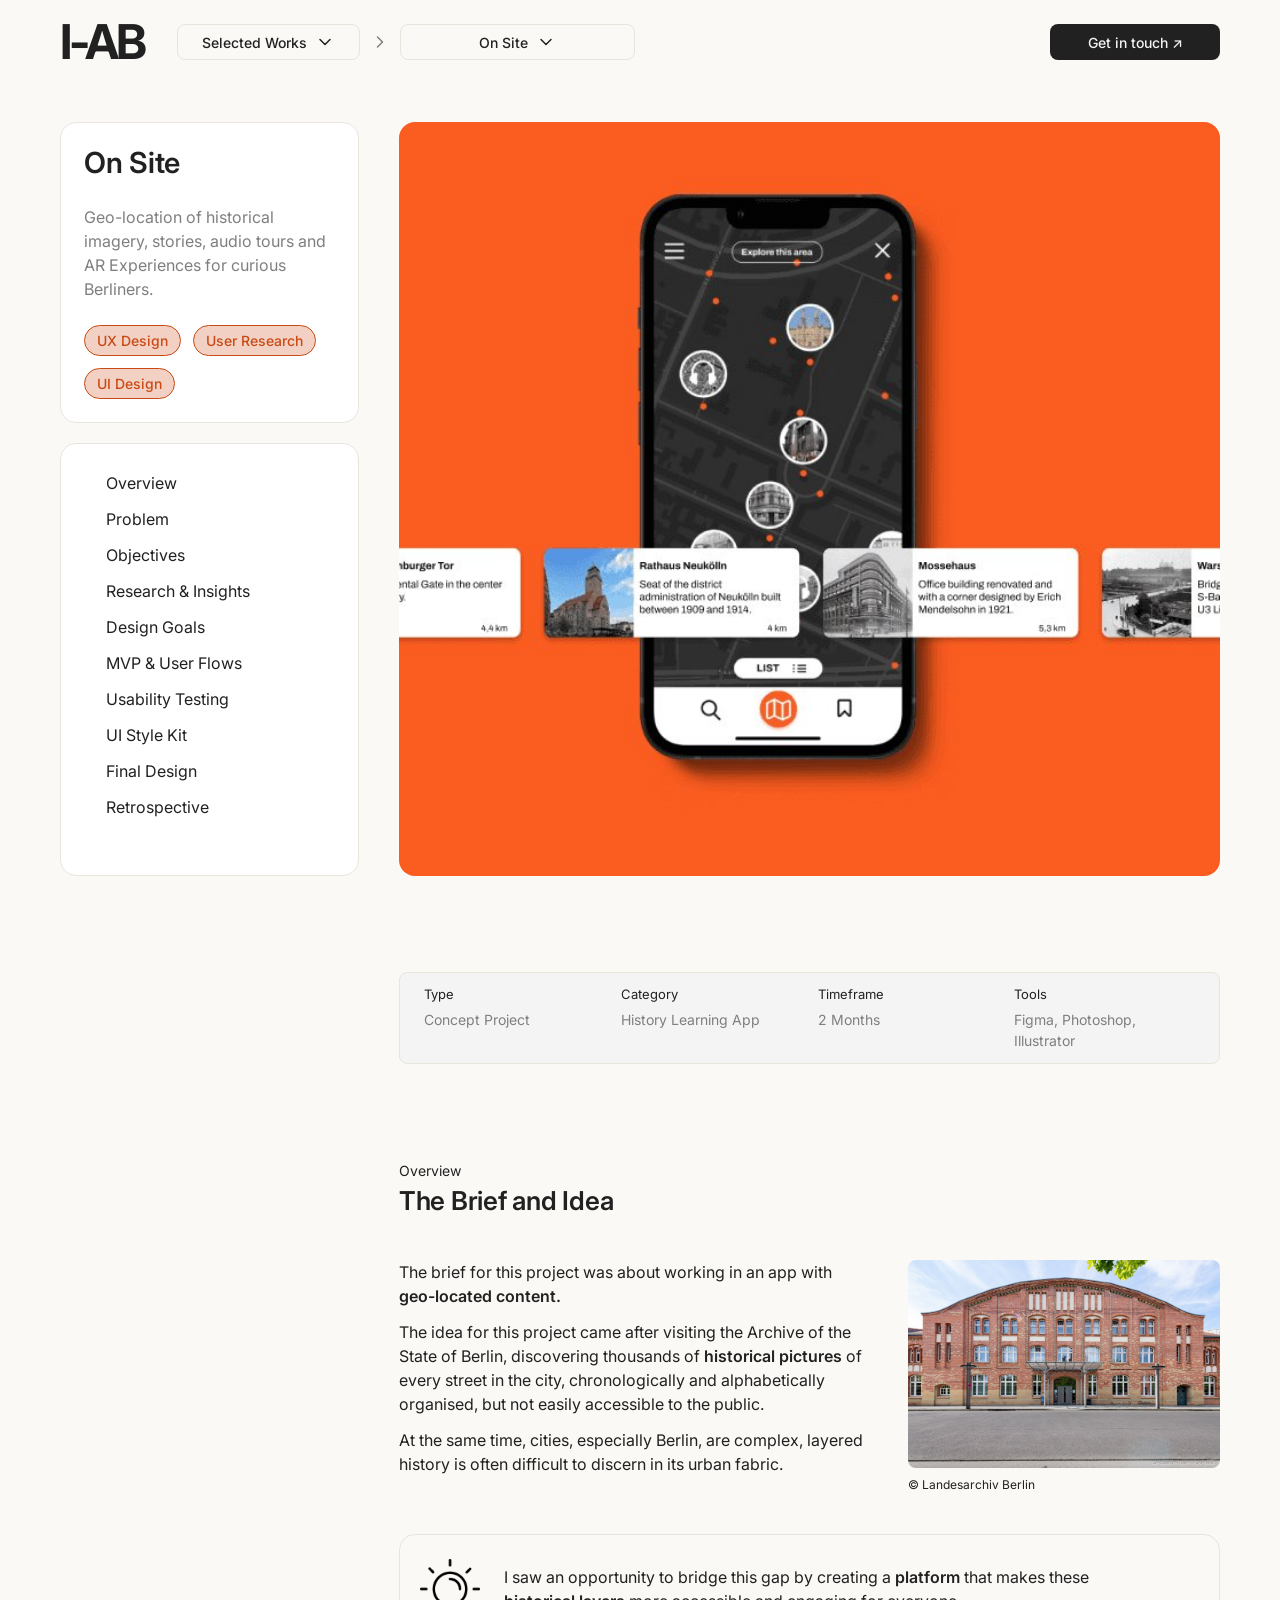
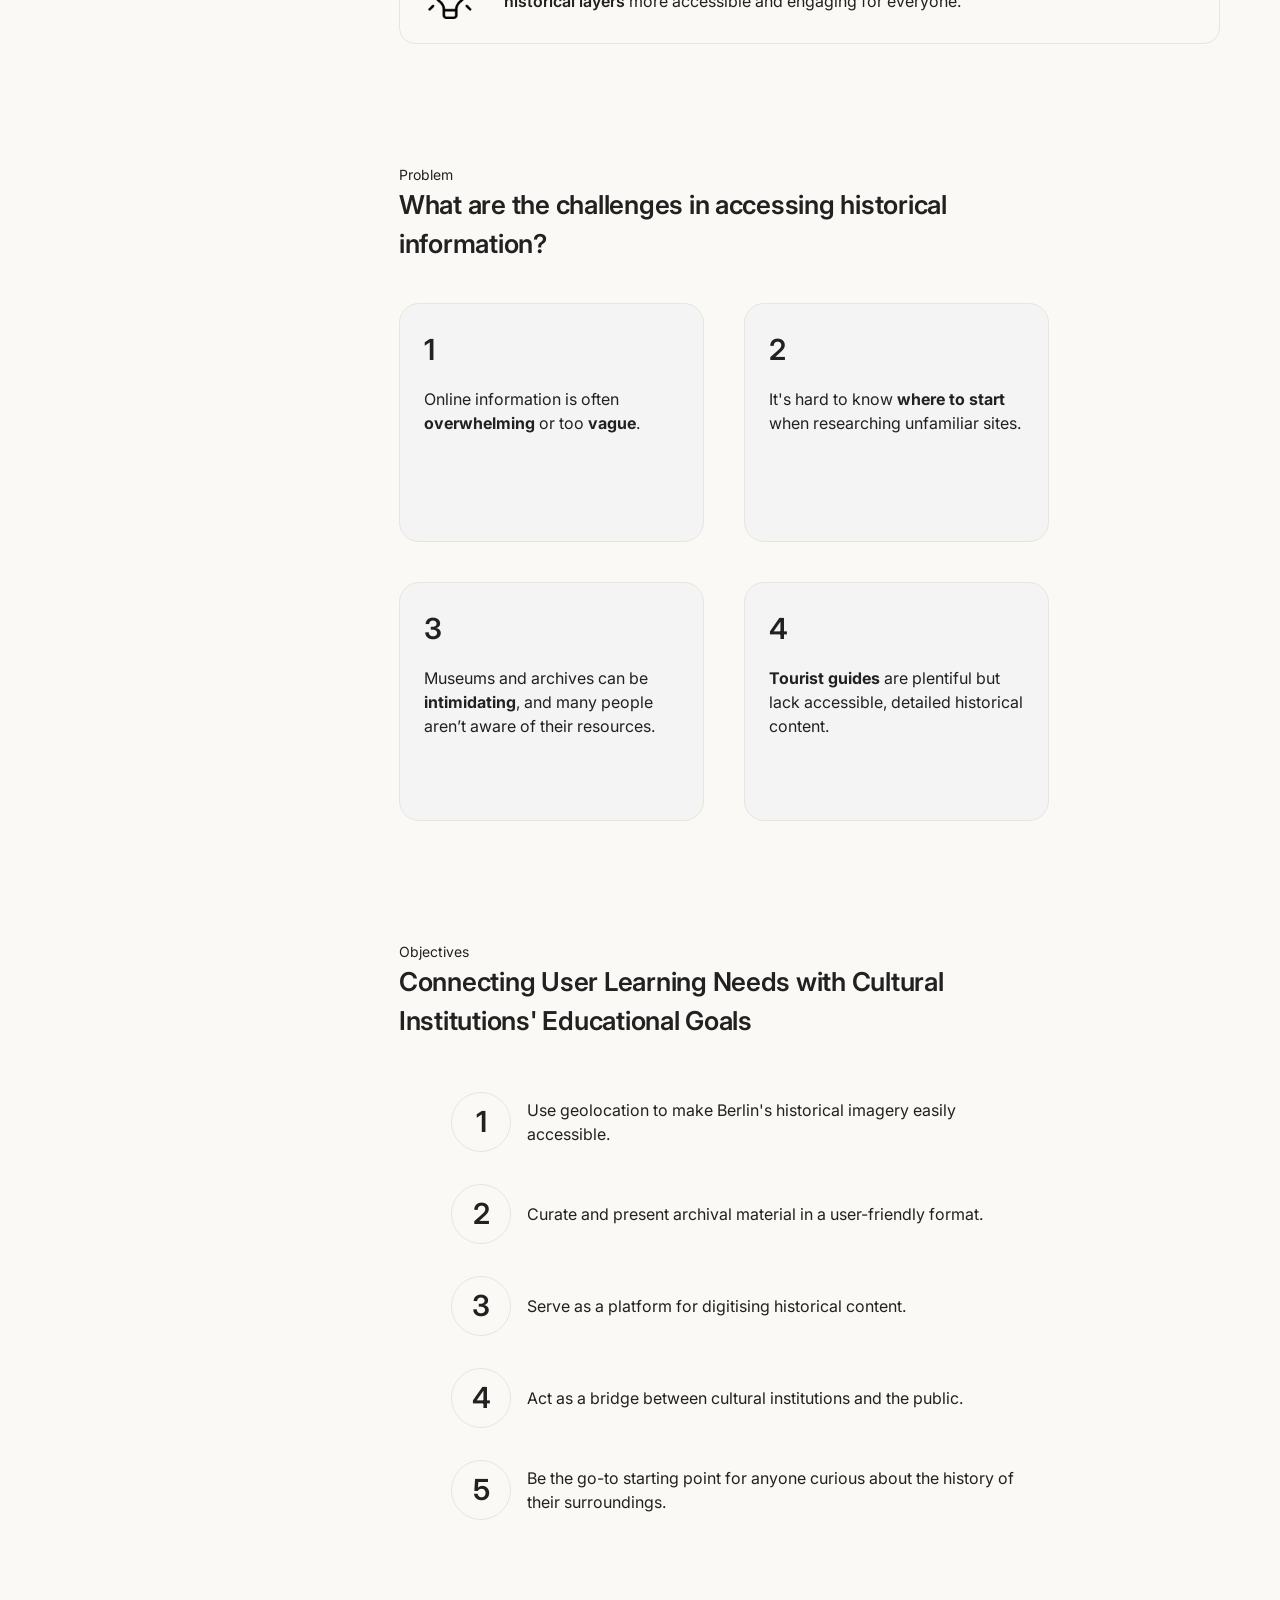
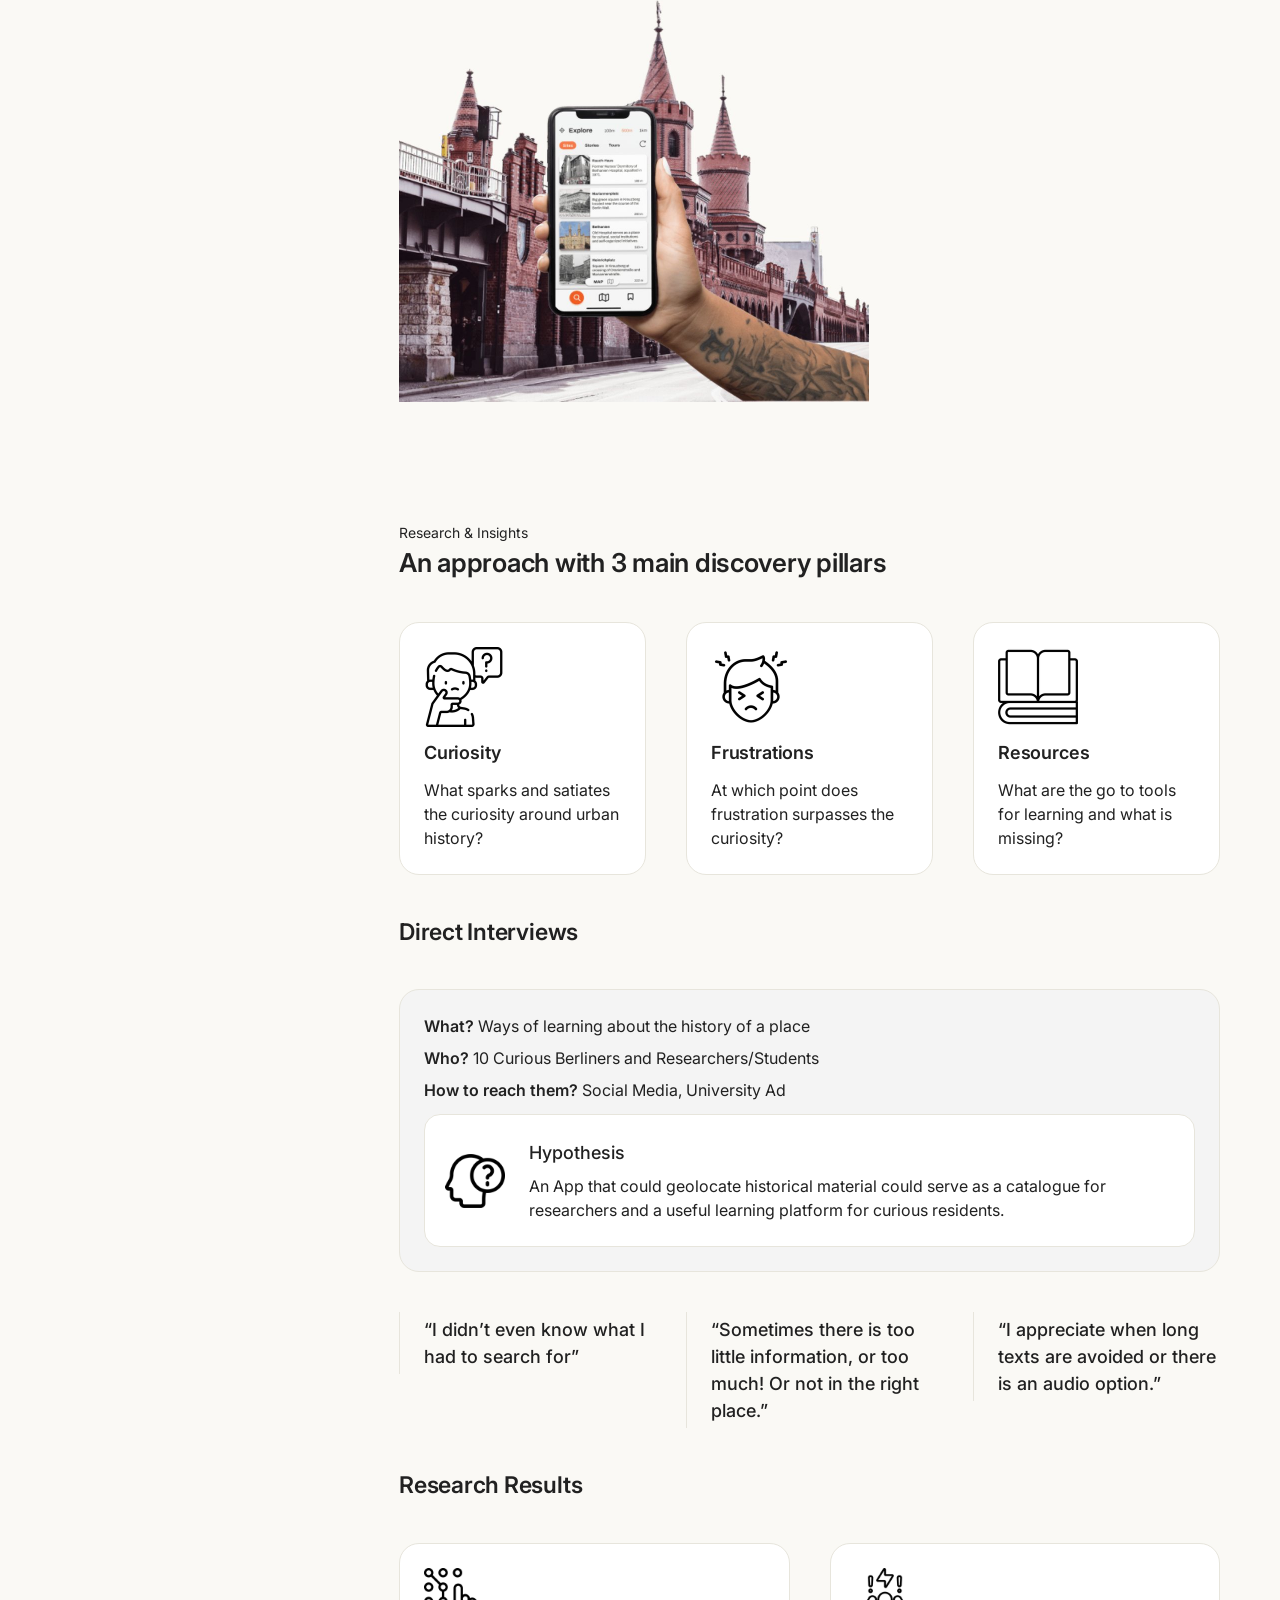
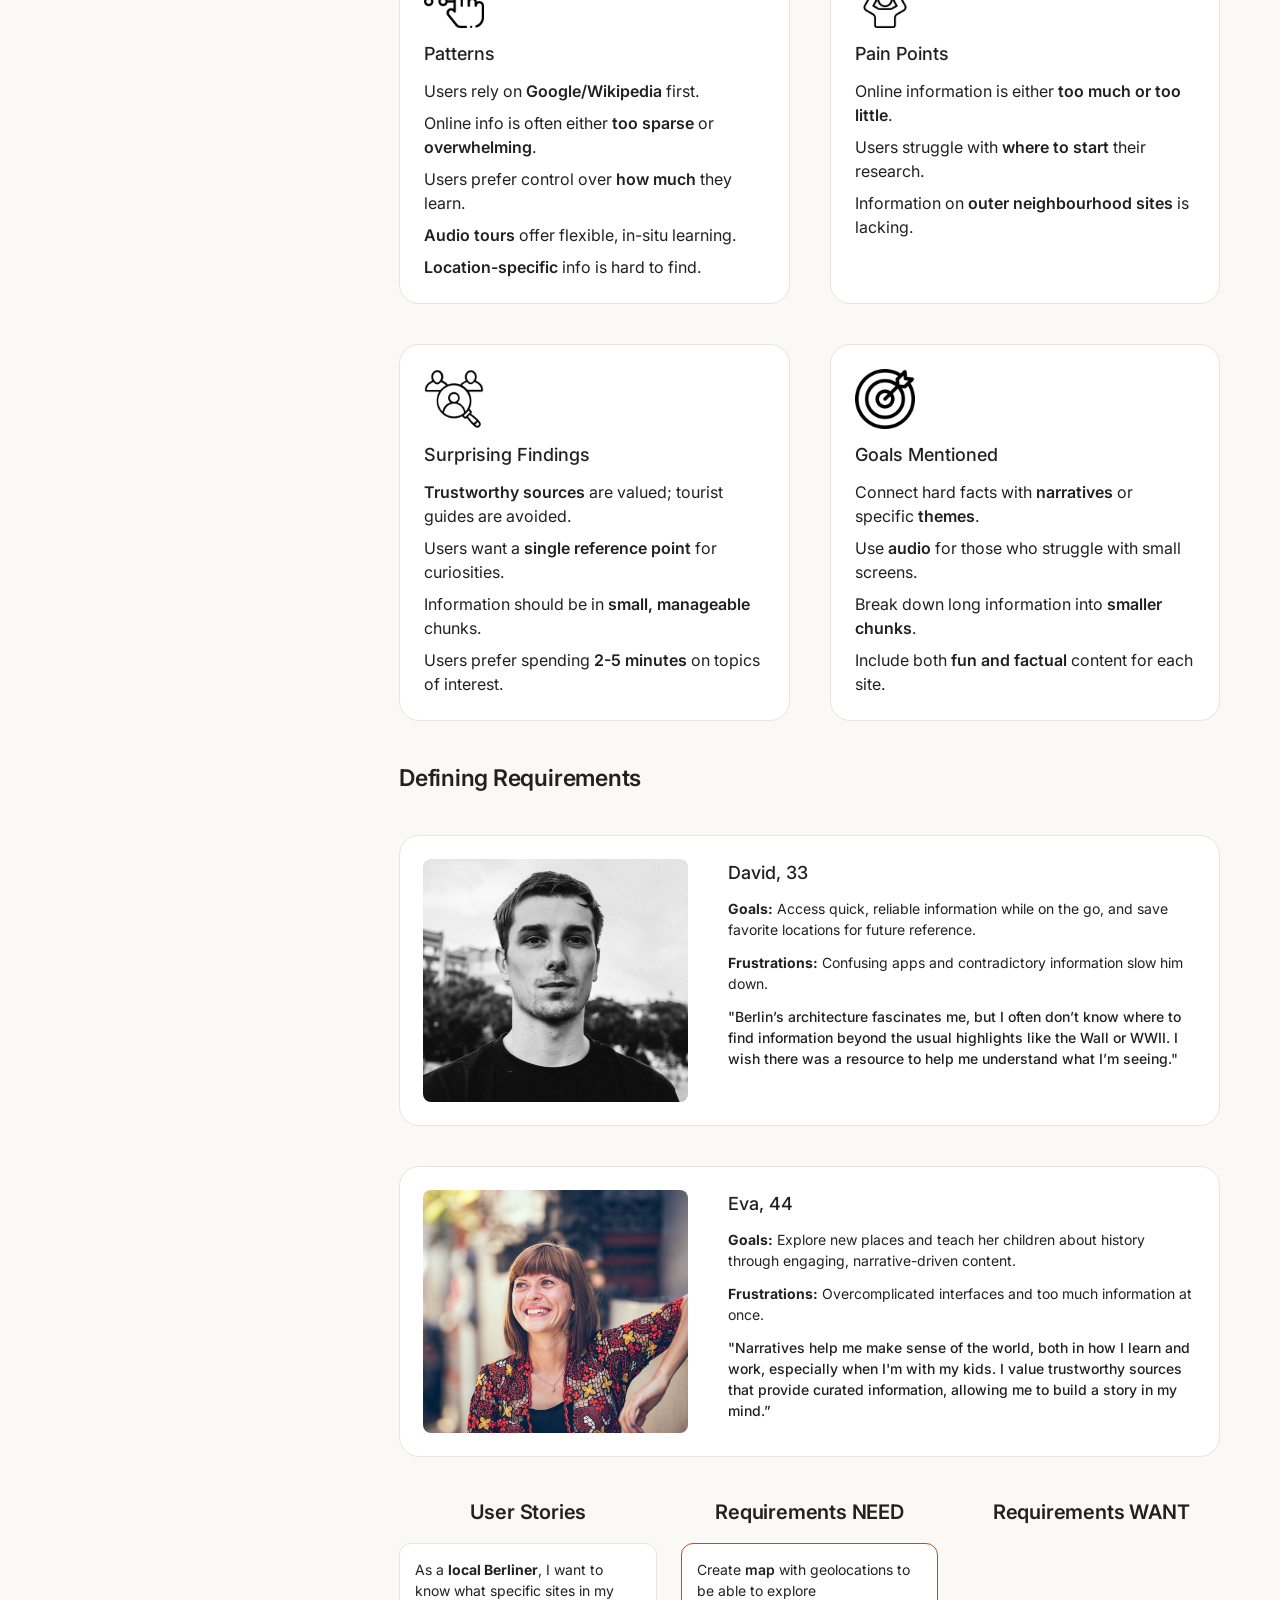
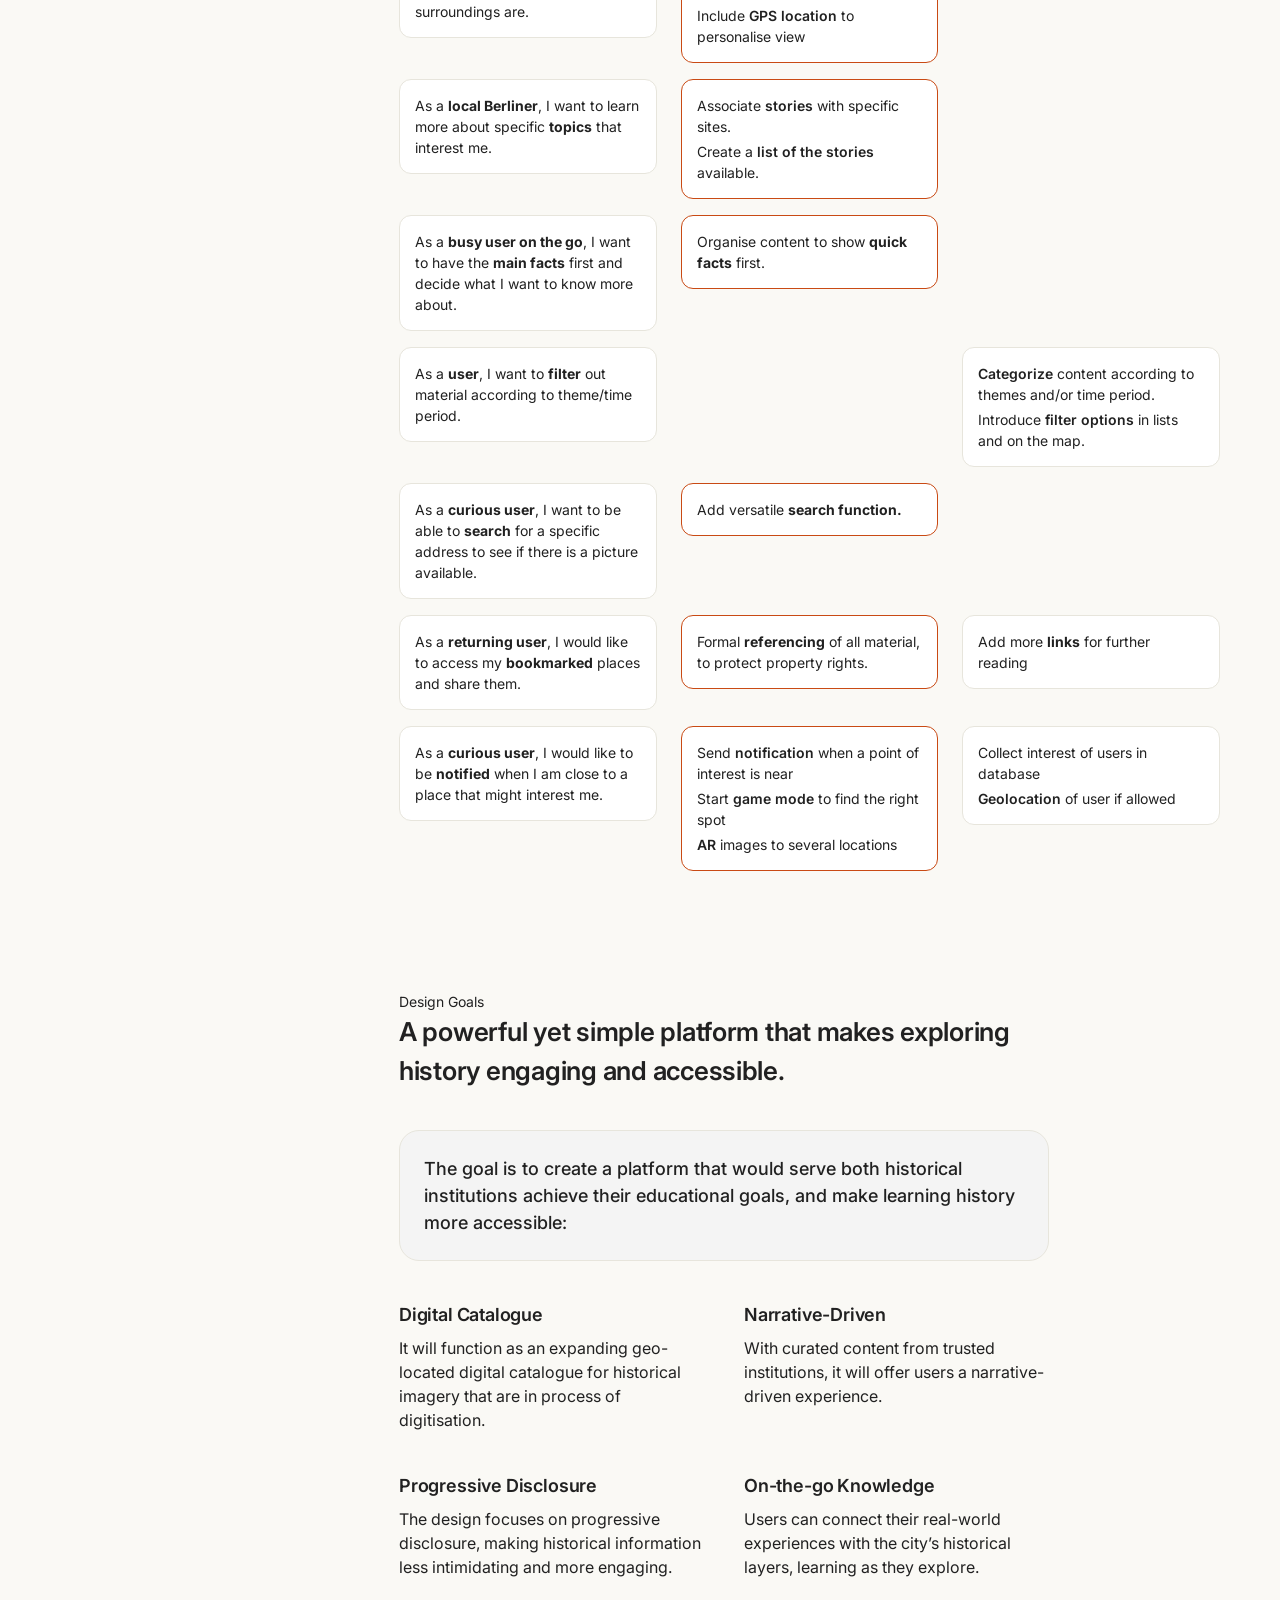
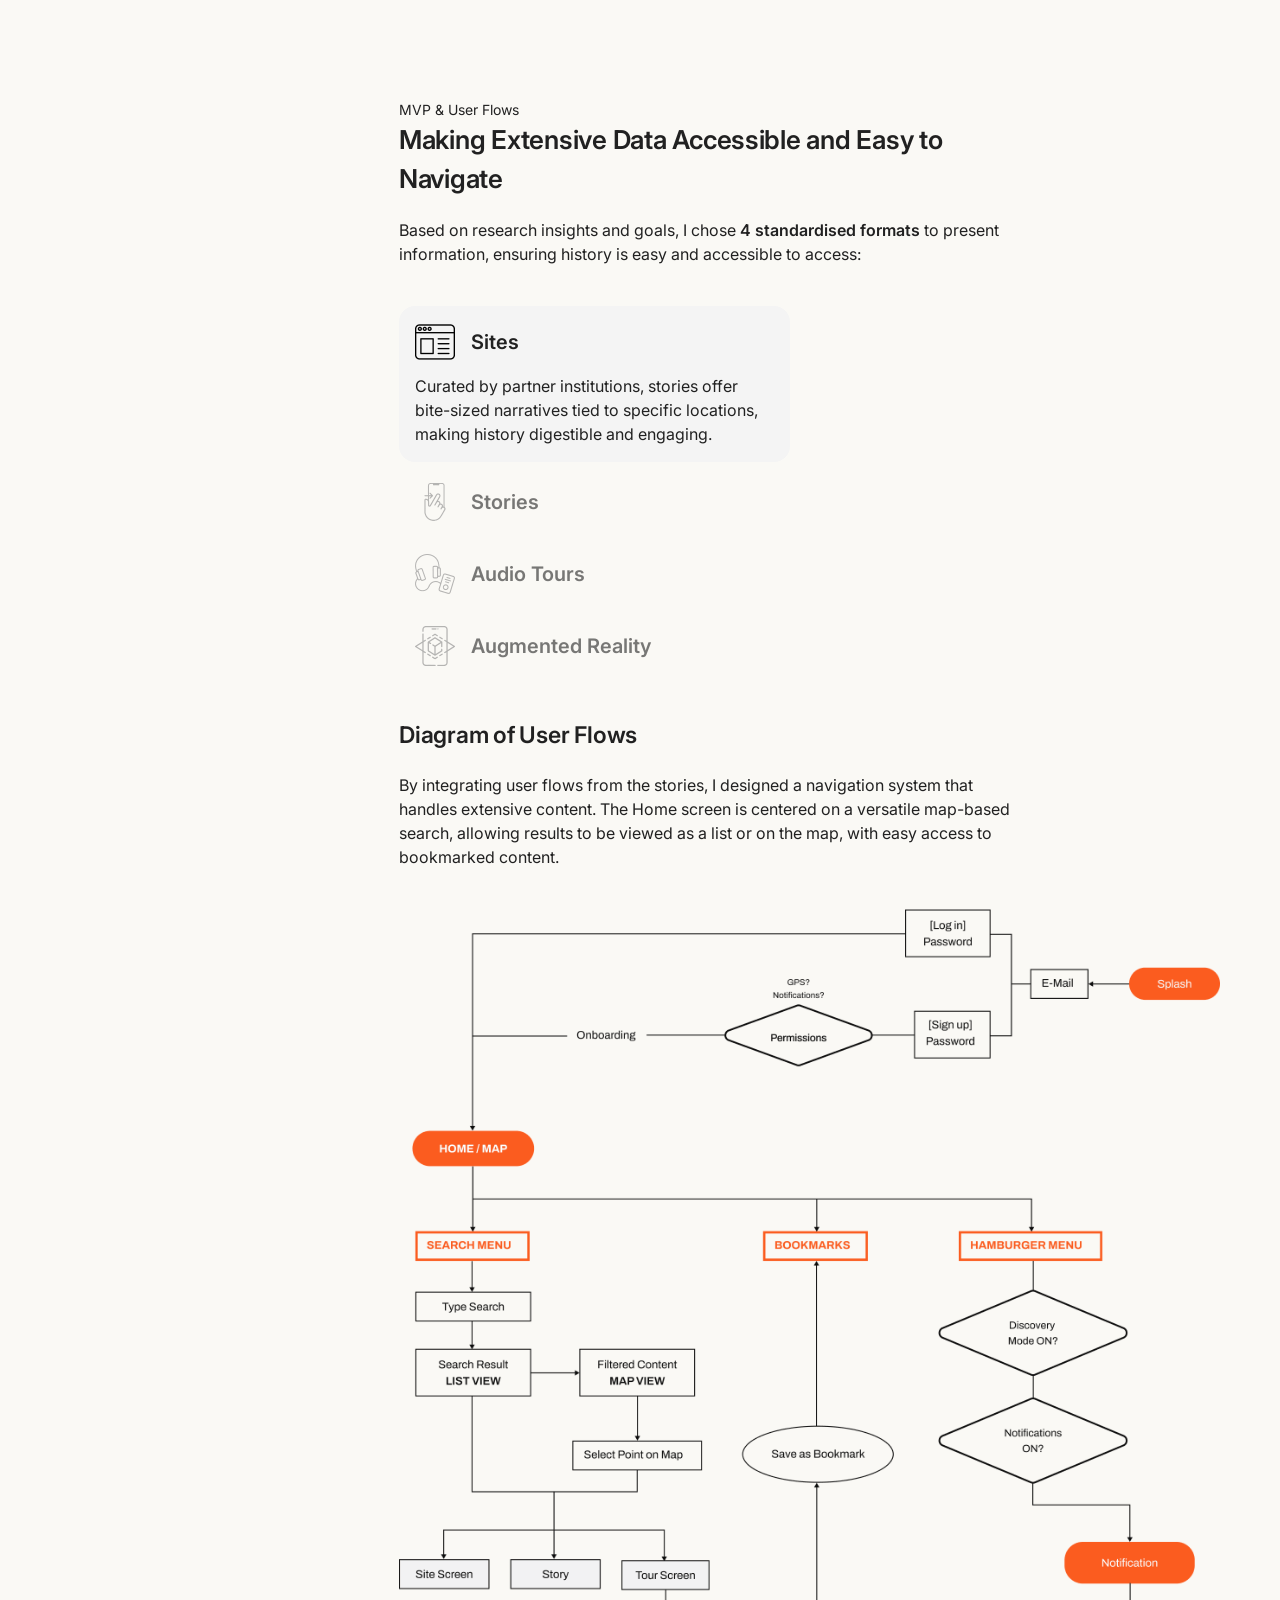
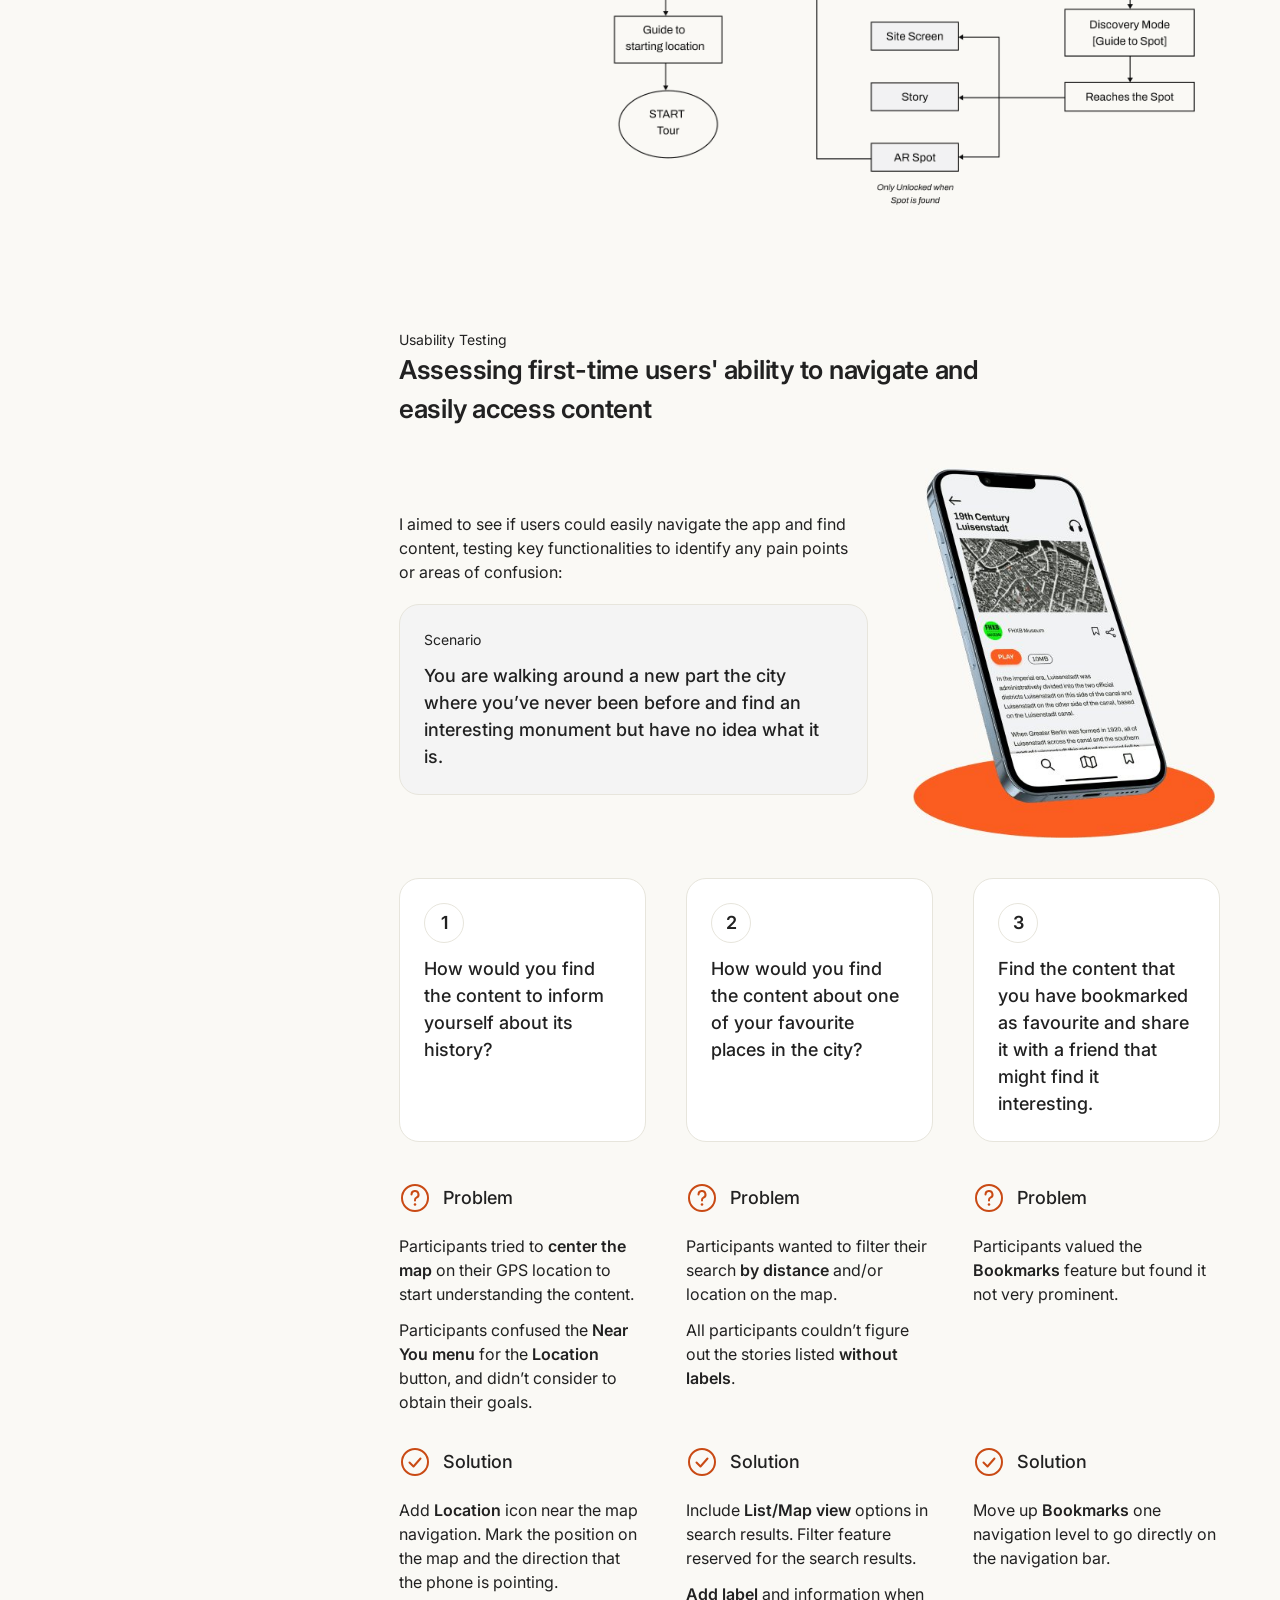
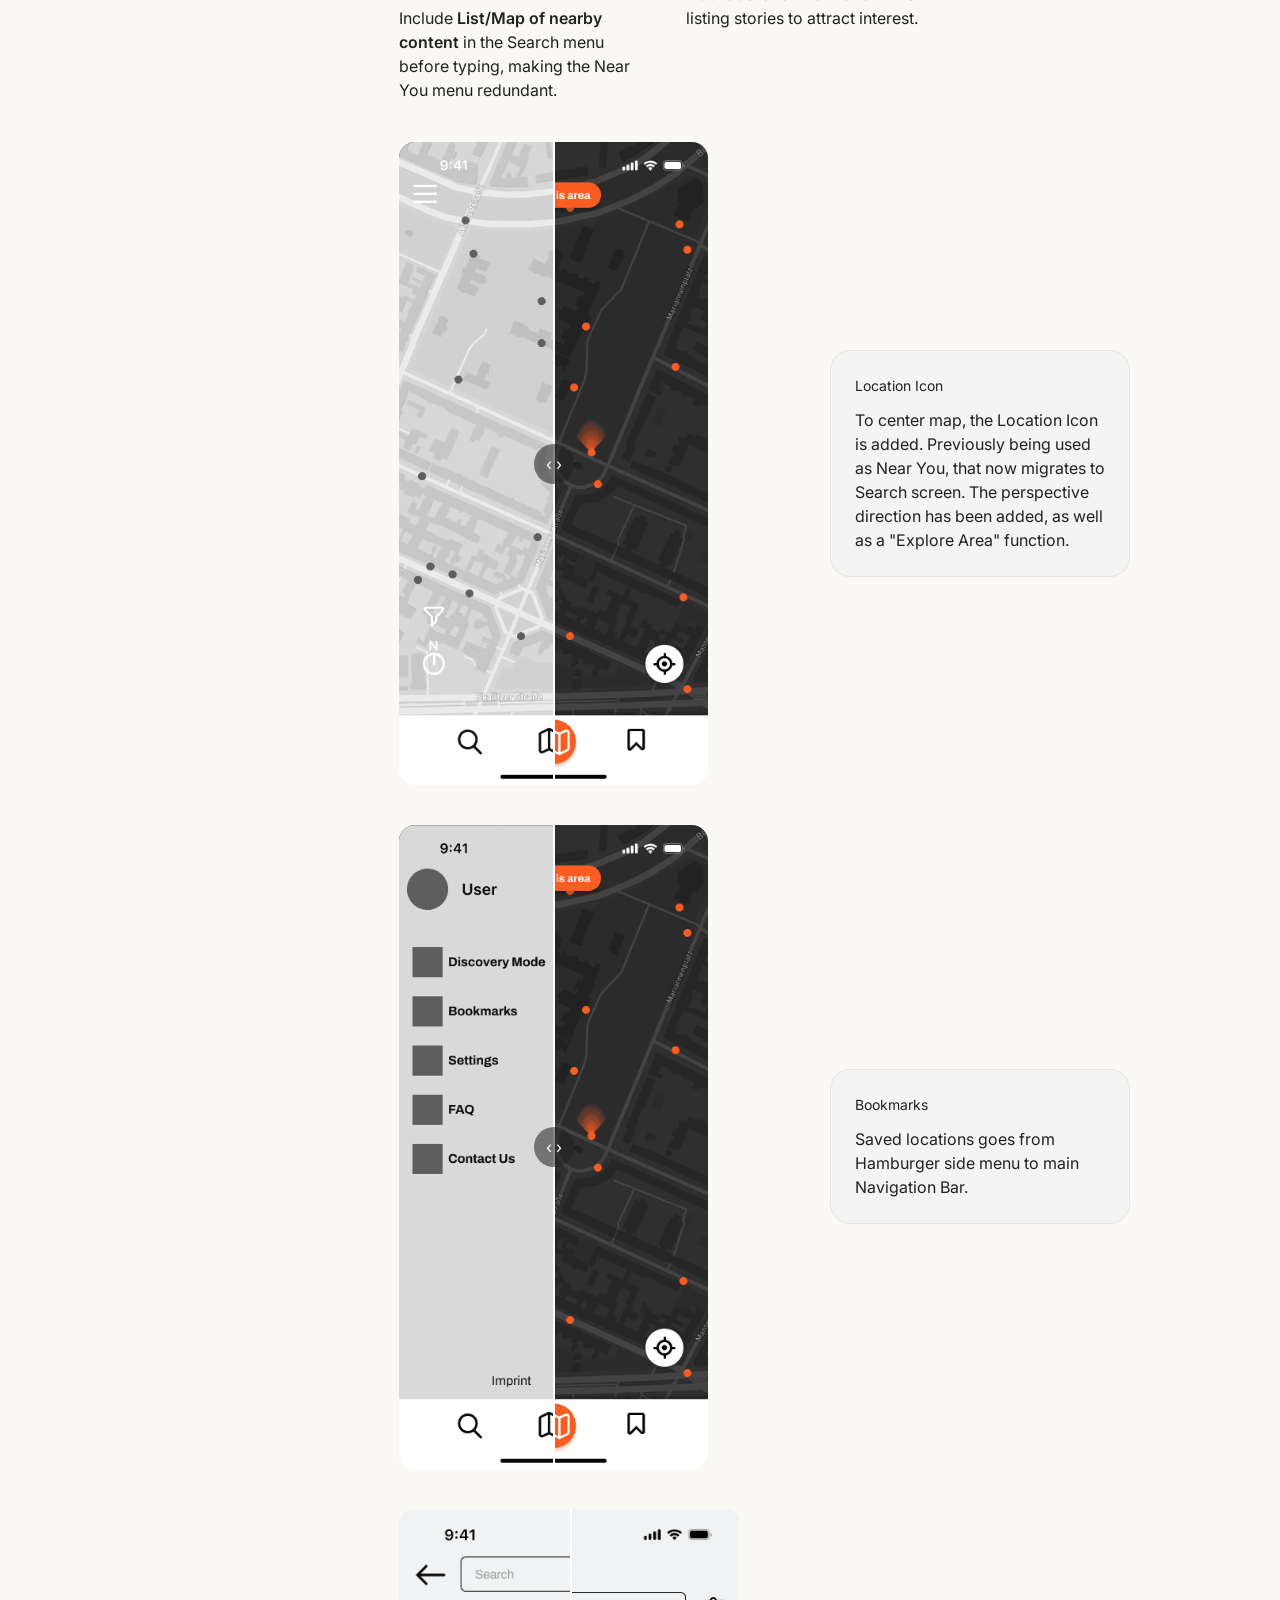
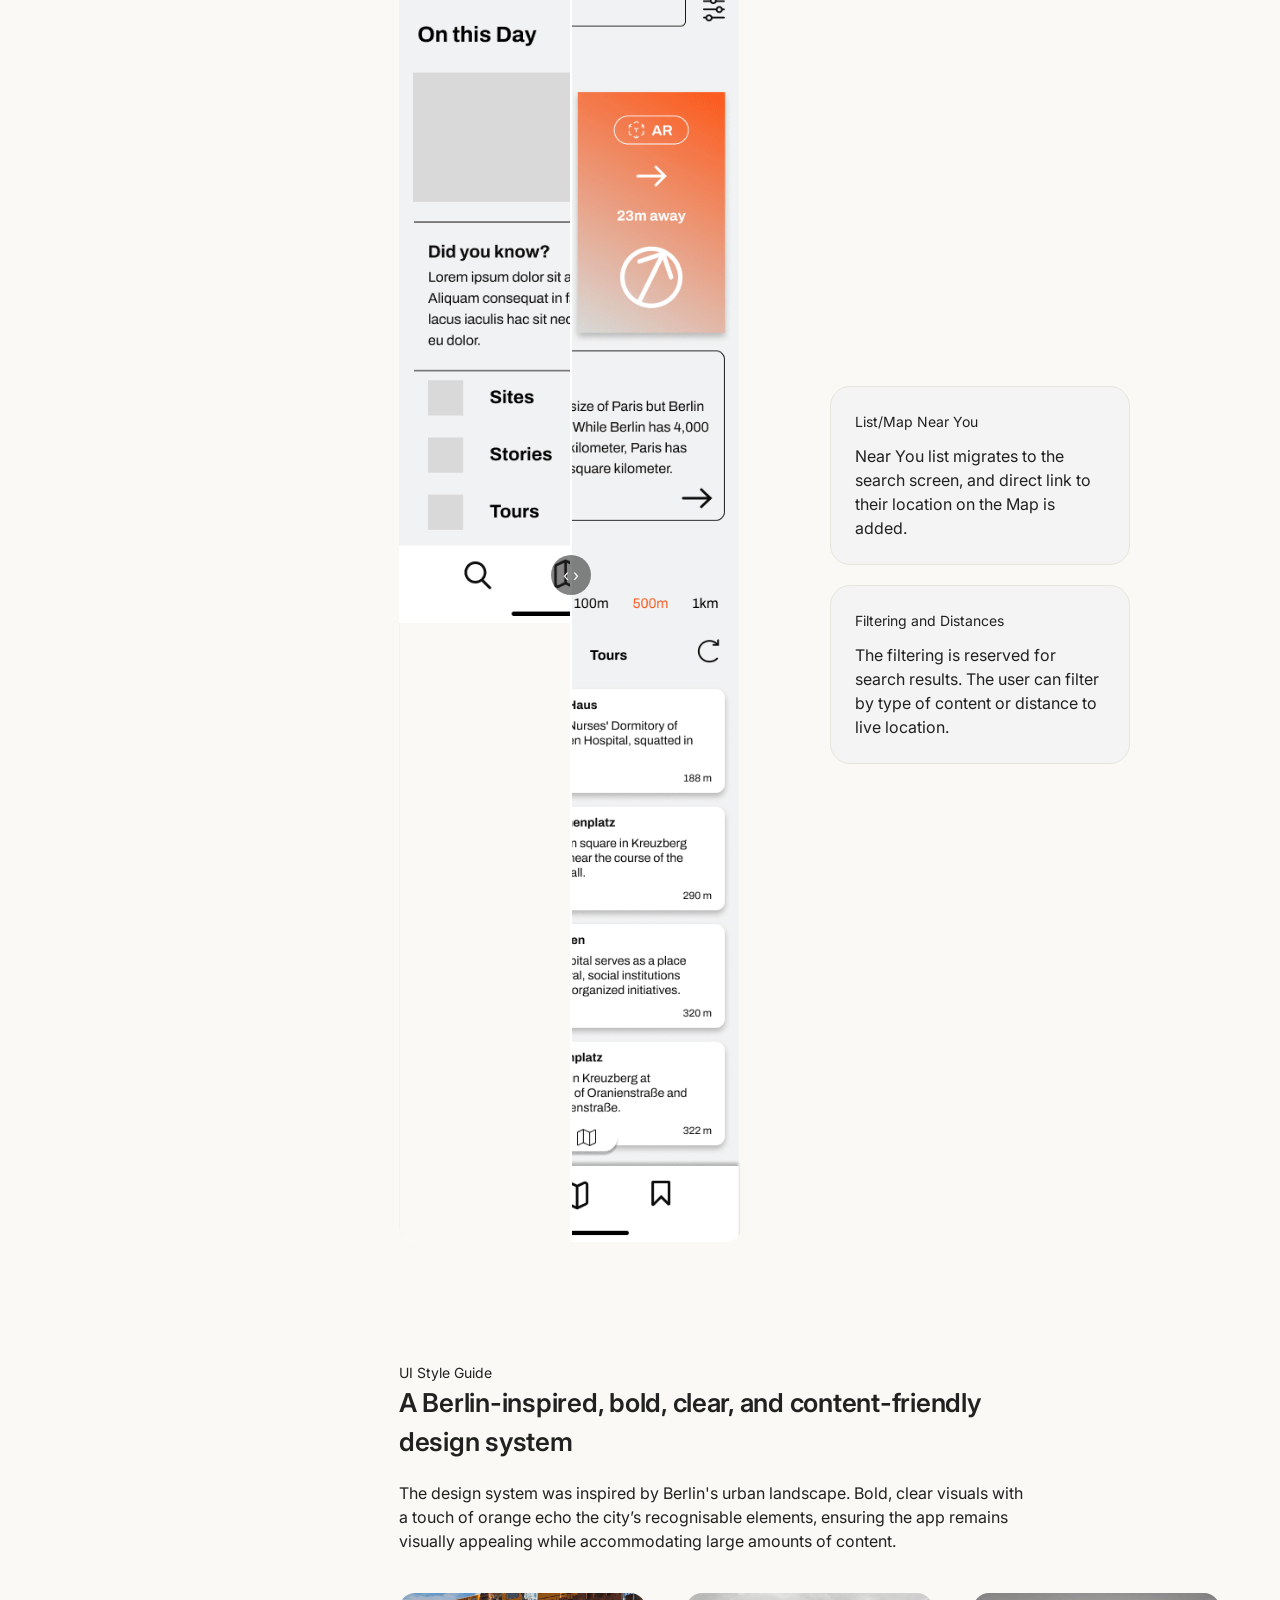
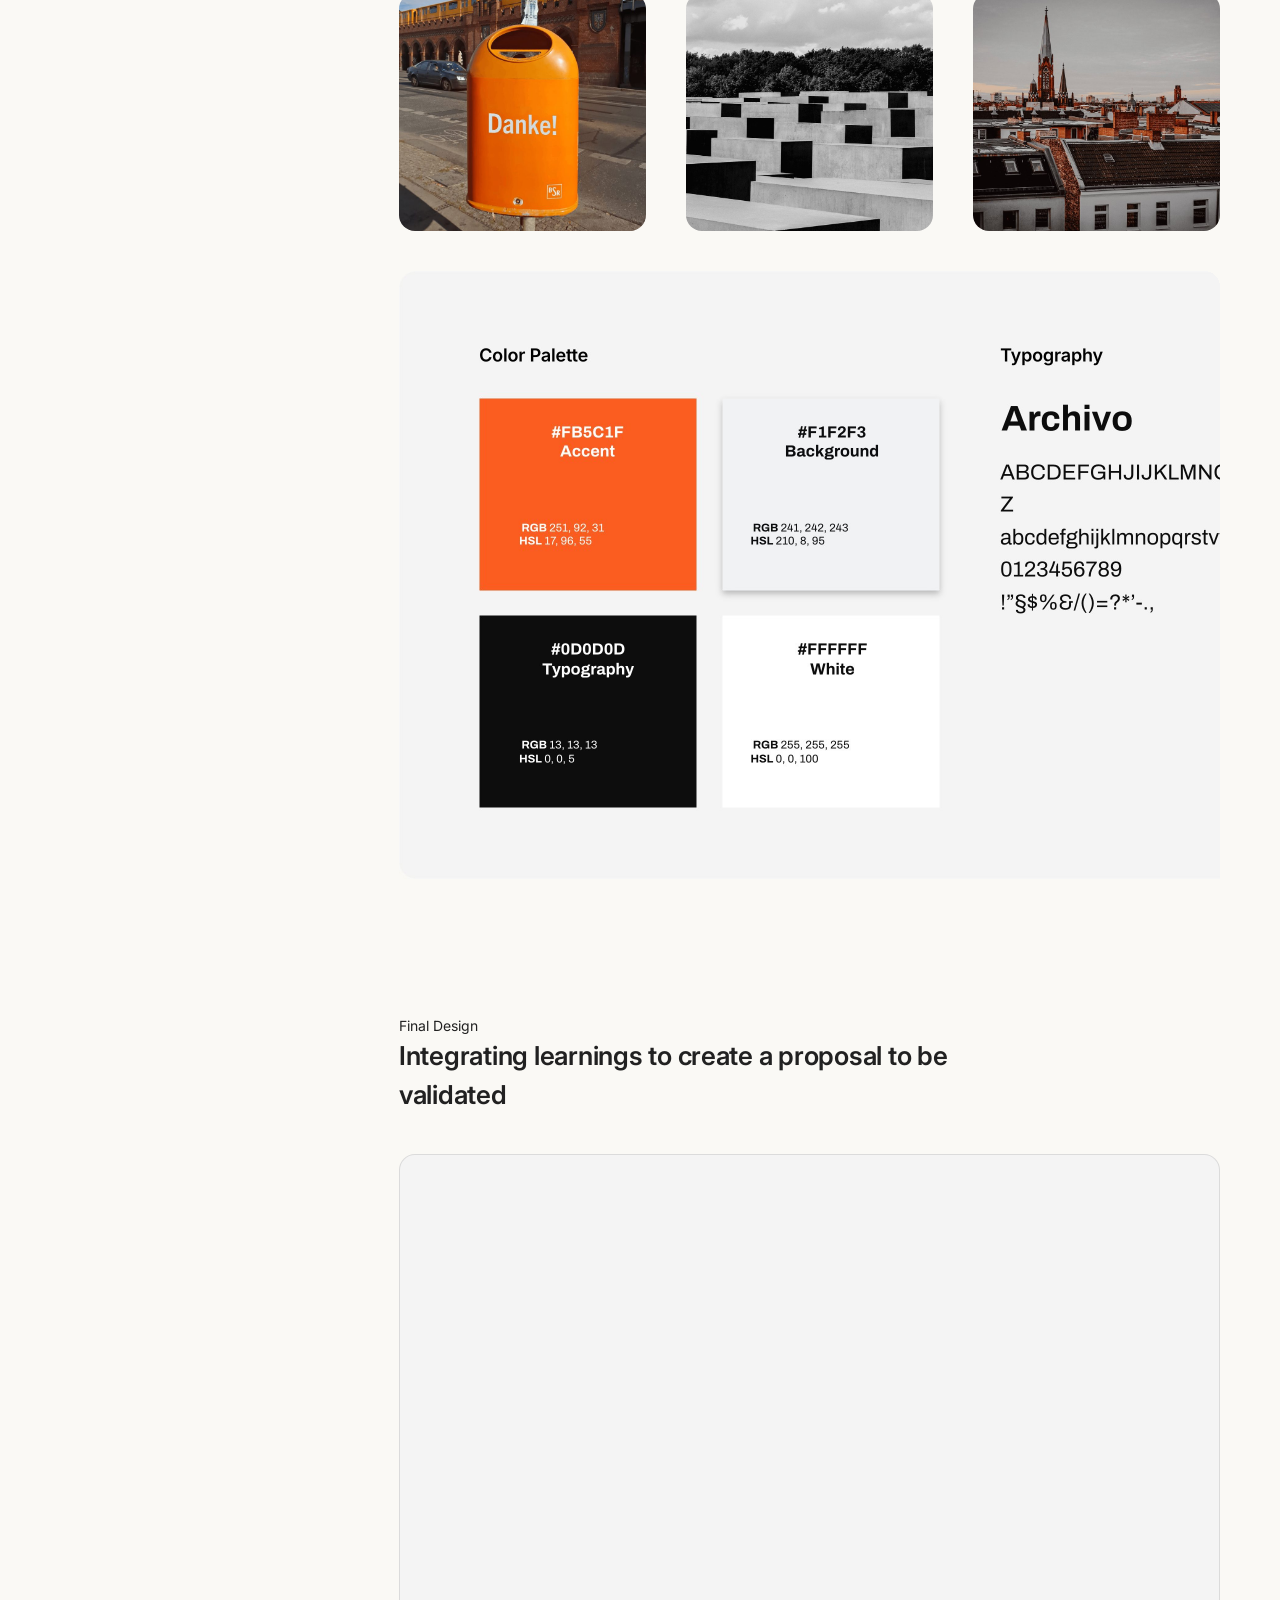
<file: onsite.html>
<!doctype html>
<html lang="en">
<head>
  <meta charset="utf-8">
  <meta name="viewport" content="width=device-width, initial-scale=1">
  <title>On Site — I-AB</title>
  <meta name="description" content="On Site: geo-location of historical imagery, stories, audio tours and AR experiences for curious Berliners. UX case study by Iván Alfonso Burgos.">
  <meta property="og:title" content="On Site — I-AB">
  <meta property="og:image" content="https://www.ivan-alfonsoburgos.com/assets/img/onsite-cover.jpg">
  <link rel="icon" href="assets/img/favicon-light.png" media="(prefers-color-scheme: light)">
  <link rel="icon" href="assets/img/favicon-dark.png" media="(prefers-color-scheme: dark)">
  <link rel="apple-touch-icon" href="assets/img/apple-touch-icon.png">
  <link rel="preconnect" href="https://fonts.googleapis.com">
  <link rel="preconnect" href="https://fonts.gstatic.com" crossorigin>
  <link rel="stylesheet" href="https://fonts.googleapis.com/css2?family=Inter:wght@400;500;600;700&display=swap">
  <link rel="stylesheet" href="css/style.css?v=20261118c">
  <script>document.documentElement.classList.add("js")</script>
</head>
<body data-page="project" data-project="onsite">
  <div data-nav></div>

  <main class="case">
    <aside class="case-side" data-case-side></aside>

    <article class="case-content">
      <div class="cs-hero">
        <img src="assets/img/onsite-hero.jpg" alt="The On Site app on a phone, between cards of historical sites, on orange" width="1440" height="658">
      </div>

      <dl class="facts">
        <div><dt>Type</dt><dd>Concept Project</dd></div>
        <div><dt>Category</dt><dd>History Learning App</dd></div>
        <div><dt>Timeframe</dt><dd>2 Months</dd></div>
        <div><dt>Tools</dt><dd>Figma, Photoshop, Illustrator</dd></div>
      </dl>

      <div class="cs-sections">

        <section class="cs-section" id="overview" data-toc="Overview">
          <header class="cs-head"><p class="eyebrow">Overview</p><h2>The Brief and Idea</h2></header>
          <div class="concept__row concept__row--thumb">
            <div class="prose">
              <p>The brief for this project was about working in an app with <strong>geo-located content.</strong></p>
              <p>The idea for this project came after visiting the Archive of the State of Berlin, discovering thousands of <strong>historical pictures</strong> of every street in the city, chronologically and alphabetically organised, but not easily accessible to the public.</p>
              <p>At the same time, cities, especially Berlin, are complex, layered history is often difficult to discern in its urban fabric.</p>
            </div>
            <figure class="cs-figure">
              <img src="assets/img/onsite-archive.jpg" alt="The red-brick building of the Landesarchiv Berlin" width="1600" height="1067" loading="lazy">
              <figcaption>© Landesarchiv Berlin</figcaption>
            </figure>
          </div>
          <aside class="callout callout--wide">
            <img src="assets/img/ux-icon-idea.png" alt="" width="60" height="60" loading="lazy">
            <div class="prose"><p>I saw an opportunity to bridge this gap by creating a <strong>platform</strong> that makes these <strong>historical layers</strong> more accessible and engaging for everyone.</p></div>
          </aside>
        </section>

        <section class="cs-section" id="problem" data-toc="Problem">
          <header class="cs-head"><p class="eyebrow">Problem</p><h2>What are the challenges in accessing historical information?</h2></header>
          <div class="cols-2 cols--equal cs-narrow">
            <div class="tile tile--drs"><p class="tile__big">1</p><p>Online information is often <strong>overwhelming</strong> or too <strong>vague</strong>.</p></div>
            <div class="tile tile--drs"><p class="tile__big">2</p><p>It's hard to know <strong>where to start</strong> when researching unfamiliar sites.</p></div>
            <div class="tile tile--drs"><p class="tile__big">3</p><p>Museums and archives can be <strong>intimidating</strong>, and many people aren’t aware of their resources.</p></div>
            <div class="tile tile--drs"><p class="tile__big">4</p><p><strong>Tourist guides</strong> are plentiful but lack accessible, detailed historical content.</p></div>
          </div>
        </section>

        <section class="cs-section" id="objectives" data-toc="Objectives">
          <header class="cs-head"><p class="eyebrow">Objectives</p><h2>Connecting User Learning Needs with Cultural Institutions' Educational Goals</h2></header>
          <ol class="arc">
            <li class="arc__row"><span class="arc__num">1</span><p>Use geolocation to make Berlin's historical imagery easily accessible.</p></li>
            <li class="arc__row"><span class="arc__num">2</span><p>Curate and present archival material in a user-friendly format.</p></li>
            <li class="arc__row"><span class="arc__num">3</span><p>Serve as a platform for digitising historical content.</p></li>
            <li class="arc__row"><span class="arc__num">4</span><p>Act as a bridge between cultural institutions and the public.</p></li>
            <li class="arc__row"><span class="arc__num">5</span><p>Be the go-to starting point for anyone curious about the history of their surroundings.</p></li>
          </ol>
          <img src="assets/img/onsite-explore.jpg" alt="A hand holds a phone showing On Site's Explore screen in front of the Oberbaumbrücke" width="940" height="860" loading="lazy" style="width:min(470px, 100%)">
        </section>

        <section class="cs-section" id="research" data-toc="Research &amp; Insights">
          <header class="cs-head"><p class="eyebrow">Research &amp; Insights</p><h2>An approach with 3 main discovery pillars</h2></header>
          <div class="cols-3 cols--equal cols-3--stack-narrow">
            <div class="tile tile--surface"><img class="tile__icon" src="assets/img/ux-icon-curiosity.png" alt="" width="80" height="80" loading="lazy"><h3 class="tile__title">Curiosity</h3><p>What sparks and satiates the curiosity around urban history?</p></div>
            <div class="tile tile--surface"><img class="tile__icon" src="assets/img/ux-icon-frustration.png" alt="" width="80" height="80" loading="lazy"><h3 class="tile__title">Frustrations</h3><p>At which point does frustration surpasses the curiosity?</p></div>
            <div class="tile tile--surface"><img class="tile__icon" src="assets/img/ux-icon-resources.png" alt="" width="80" height="80" loading="lazy"><h3 class="tile__title">Resources</h3><p>What are the go to tools for learning and what is missing?</p></div>
          </div>

          <h3 class="cs-subhead">Direct Interviews</h3>
          <div class="tile">
            <div class="prose">
              <p><strong>What?</strong> Ways of learning about the history of a place</p>
              <p><strong>Who?</strong> 10 Curious Berliners and Researchers/Students</p>
              <p><strong>How to reach them?</strong> Social Media, University Ad</p>
            </div>
            <aside class="callout callout--surface">
              <img src="assets/img/ux-icon-question.png" alt="" width="60" height="60" loading="lazy">
              <div class="prose"><p class="tile__lead">Hypothesis</p><p>An App that could geolocate historical material could serve as a catalogue for researchers and a useful learning platform for curious residents.</p></div>
            </aside>
          </div>
          <div class="cols-3 cols-3--stack-narrow">
            <blockquote class="quote">“I didn’t even know what I had to search for”</blockquote>
            <blockquote class="quote">“Sometimes there is too little information, or too much! Or not in the right place.”</blockquote>
            <blockquote class="quote">“I appreciate when long texts are avoided or there is an audio option.”</blockquote>
          </div>

          <h3 class="cs-subhead">Research Results</h3>
          <div class="cols-2 cols--equal">
            <div class="tile tile--surface">
              <img class="tile__icon tile__icon--sm" src="assets/img/ux-icon-patterns.png" alt="" width="60" height="60" loading="lazy">
              <h4 class="tile__lead">Patterns</h4>
              <div class="prose">
                <p>Users rely on <strong>Google/Wikipedia</strong> first.</p>
                <p>Online info is often either <strong>too sparse</strong> or <strong>overwhelming</strong>.</p>
                <p>Users prefer control over <strong>how much</strong> they learn.</p>
                <p><strong>Audio tours</strong> offer flexible, in-situ learning.</p>
                <p><strong>Location-specific</strong> info is hard to find.</p>
              </div>
            </div>
            <div class="tile tile--surface">
              <img class="tile__icon tile__icon--sm" src="assets/img/ux-icon-pain.png" alt="" width="60" height="60" loading="lazy">
              <h4 class="tile__lead">Pain Points</h4>
              <div class="prose">
                <p>Online information is either <strong>too much or too little</strong>.</p>
                <p>Users struggle with <strong>where to start</strong> their research.</p>
                <p>Information on <strong>outer neighbourhood sites</strong> is lacking.</p>
              </div>
            </div>
            <div class="tile tile--surface">
              <img class="tile__icon tile__icon--sm" src="assets/img/ux-icon-findings.png" alt="" width="60" height="60" loading="lazy">
              <h4 class="tile__lead">Surprising Findings</h4>
              <div class="prose">
                <p><strong>Trustworthy sources</strong> are valued; tourist guides are avoided.</p>
                <p>Users want a <strong>single reference point</strong> for curiosities.</p>
                <p>Information should be in <strong>small, manageable</strong> chunks.</p>
                <p>Users prefer spending <strong>2-5 minutes</strong> on topics of interest.</p>
              </div>
            </div>
            <div class="tile tile--surface">
              <img class="tile__icon tile__icon--sm" src="assets/img/ux-icon-goals.png" alt="" width="60" height="60" loading="lazy">
              <h4 class="tile__lead">Goals Mentioned</h4>
              <div class="prose">
                <p>Connect hard facts with <strong>narratives</strong> or specific <strong>themes</strong>.</p>
                <p>Use <strong>audio</strong> for those who struggle with small screens.</p>
                <p>Break down long information into <strong>smaller chunks</strong>.</p>
                <p>Include both <strong>fun and factual</strong> content for each site.</p>
              </div>
            </div>
          </div>

          <h3 class="cs-subhead">Defining Requirements</h3>
          <article class="profile">
            <img src="assets/img/onsite-persona-david.jpg" alt="Black-and-white portrait of David, the first persona" width="530" height="486" loading="lazy">
            <div class="profile__body">
              <h4 class="profile__name">David, 33</h4>
              <p><strong>Goals:</strong> Access quick, reliable information while on the go, and save favorite locations for future reference.</p>
              <p><strong>Frustrations:</strong> Confusing apps and contradictory information slow him down.</p>
              <p class="profile__q">"Berlin’s architecture fascinates me, but I often don’t know where to find information beyond the usual highlights like the Wall or WWII. I wish there was a resource to help me understand what I’m seeing."</p>
            </div>
          </article>
          <article class="profile">
            <img src="assets/img/onsite-persona-eva.jpg" alt="Portrait of Eva, the second persona, smiling" width="530" height="486" loading="lazy">
            <div class="profile__body">
              <h4 class="profile__name">Eva, 44</h4>
              <p><strong>Goals:</strong> Explore new places and teach her children about history through engaging, narrative-driven content.</p>
              <p><strong>Frustrations:</strong> Overcomplicated interfaces and too much information at once.</p>
              <p class="profile__q">"Narratives help me make sense of the world, both in how I learn and work, especially when I'm with my kids. I value trustworthy sources that provide curated information, allowing me to build a story in my mind.”</p>
            </div>
          </article>

          <div class="grid-table" style="--cols:3">
            <p class="grid-table__head">User Stories</p>
            <p class="grid-table__head">Requirements NEED</p>
            <p class="grid-table__head">Requirements WANT</p>

            <div class="tile tile--surface tile--sm grid-table__row-start"><p>As a <strong>local Berliner</strong>, I want to know what specific sites in my surroundings are.</p></div>
            <div class="tile tile--outline tile--sm" data-label="Requirements NEED"><div class="prose"><p>Create <strong>map</strong> with geolocations to be able to explore</p><p>Include <strong>GPS location</strong> to personalise view</p></div></div>
            <div class="grid-table__gap" aria-hidden="true"></div>

            <div class="tile tile--surface tile--sm grid-table__row-start"><p>As a <strong>local Berliner</strong>, I want to learn more about specific <strong>topics</strong> that interest me.</p></div>
            <div class="tile tile--outline tile--sm" data-label="Requirements NEED"><div class="prose"><p>Associate <strong>stories</strong> with specific sites.</p><p>Create a <strong>list of the stories</strong> available.</p></div></div>
            <div class="grid-table__gap" aria-hidden="true"></div>

            <div class="tile tile--surface tile--sm grid-table__row-start"><p>As a <strong>busy user on the go</strong>, I want to have the <strong>main facts</strong> first and decide what I want to know more about.</p></div>
            <div class="tile tile--outline tile--sm" data-label="Requirements NEED"><p>Organise content to show <strong>quick facts</strong> first.</p></div>
            <div class="grid-table__gap" aria-hidden="true"></div>

            <div class="tile tile--surface tile--sm grid-table__row-start"><p>As a <strong>user</strong>, I want to <strong>filter</strong> out material according to theme/time period.</p></div>
            <div class="grid-table__gap" aria-hidden="true"></div>
            <div class="tile tile--surface tile--sm" data-label="Requirements WANT"><div class="prose"><p><strong>Categorize</strong> content according to themes and/or time period.</p><p>Introduce <strong>filter options</strong> in lists and on the map.</p></div></div>

            <div class="tile tile--surface tile--sm grid-table__row-start"><p>As a <strong>curious user</strong>, I want to be able to <strong>search</strong> for a specific address to see if there is a picture available.</p></div>
            <div class="tile tile--outline tile--sm" data-label="Requirements NEED"><p>Add versatile <strong>search function.</strong></p></div>
            <div class="grid-table__gap" aria-hidden="true"></div>

            <div class="tile tile--surface tile--sm grid-table__row-start"><p>As a <strong>returning user</strong>, I would like to access my <strong>bookmarked</strong> places and share them.</p></div>
            <div class="tile tile--outline tile--sm" data-label="Requirements NEED"><p>Formal <strong>referencing</strong> of all material, to protect property rights.</p></div>
            <div class="tile tile--surface tile--sm" data-label="Requirements WANT"><p>Add more <strong>links</strong> for further reading</p></div>

            <div class="tile tile--surface tile--sm grid-table__row-start"><p>As a <strong>curious user</strong>, I would like to be <strong>notified</strong> when I am close to a place that might interest me.</p></div>
            <div class="tile tile--outline tile--sm" data-label="Requirements NEED"><div class="prose"><p>Send <strong>notification</strong> when a point of interest is near</p><p>Start <strong>game mode</strong> to find the right spot</p><p><strong>AR</strong> images to several locations</p></div></div>
            <div class="tile tile--surface tile--sm" data-label="Requirements WANT"><div class="prose"><p>Collect interest of users in database</p><p><strong>Geolocation</strong> of user if allowed</p></div></div>
          </div>
        </section>

        <section class="cs-section" id="design-goals" data-toc="Design Goals">
          <header class="cs-head"><p class="eyebrow">Design Goals</p><h2>A powerful yet simple platform that makes exploring history engaging and accessible.</h2></header>
          <div class="tile cs-narrow"><p class="tile__lead">The goal is to create a platform that would serve both historical institutions achieve their educational goals, and make learning history more accessible:</p></div>
          <div class="cols-2 cs-narrow">
            <div class="stack stack--tight"><h3 class="tile__title">Digital Catalogue</h3><p>It will function as an expanding geo-located digital catalogue for historical imagery that are in process of digitisation.</p></div>
            <div class="stack stack--tight"><h3 class="tile__title">Narrative-Driven</h3><p>With curated content from trusted institutions, it will offer users a narrative-driven experience.</p></div>
            <div class="stack stack--tight"><h3 class="tile__title">Progressive Disclosure</h3><p>The design focuses on progressive disclosure, making historical information less intimidating and more engaging.</p></div>
            <div class="stack stack--tight"><h3 class="tile__title">On-the-go Knowledge</h3><p>Users can connect their real-world experiences with the city’s historical layers, learning as they explore.</p></div>
          </div>
        </section>

        <section class="cs-section" id="mvp" data-toc="MVP &amp; User Flows">
          <div class="stack">
            <header class="cs-head"><p class="eyebrow">MVP &amp; User Flows</p><h2>Making Extensive Data Accessible and Easy to Navigate</h2></header>
            <div class="prose"><p>Based on research insights and goals, I chose <strong>4 standardised formats</strong> to present information, ensuring history is easy and accessible to access:</p></div>
          </div>
          <div class="concept__row concept__row--center">
            <ul class="formats">
              <li class="is-open"><b><img src="assets/img/onsite-format-sites.png" alt="" width="40" height="40">Sites</b><p>Curated by partner institutions, stories offer bite-sized narratives tied to specific locations, making history digestible and engaging.</p></li>
              <li><b><img src="assets/img/onsite-format-stories.png" alt="" width="40" height="40">Stories</b></li>
              <li><b><img src="assets/img/onsite-format-audio.png" alt="" width="40" height="40">Audio Tours</b></li>
              <li><b><img src="assets/img/onsite-format-ar.png" alt="" width="40" height="40">Augmented Reality</b></li>
            </ul>
            <video class="cs-screen" src="assets/video/onsite-site.mp4" width="548" height="976" muted loop playsinline preload="metadata" data-autoplay aria-label="Prototype scrolling through the Bethanien site page: photo, related places, quick facts and a fun fact"></video>
          </div>
          <div class="stack">
            <h3 class="cs-subhead">Diagram of User Flows</h3>
            <div class="prose"><p>By integrating user flows from the stories, I designed a navigation system that handles extensive content. The Home screen is centered on a versatile map-based search, allowing results to be viewed as a list or on the map, with easy access to bookmarked content.</p></div>
          </div>
          <div class="cs-media">
            <img src="assets/img/onsite-flows.png" alt="Diagram of On Site's user flows, from the splash screen and onboarding to the map Home, search, bookmarks and the side menu" width="1898" height="2082" loading="lazy" data-zoom>
          </div>
        </section>

        <section class="cs-section" id="testing" data-toc="Usability Testing">
          <header class="cs-head"><p class="eyebrow">Usability Testing</p><h2>Assessing first-time users' ability to navigate and easily access content</h2></header>
          <div class="concept__row concept__row--thumb concept__row--center">
            <div class="stack">
              <div class="prose"><p>I aimed to see if users could easily navigate the app and find content, testing key functionalities to identify any pain points or areas of confusion:</p></div>
              <div class="tile"><p class="t-small">Scenario</p><p class="tile__lead">You are walking around a new part the city where you’ve never been before and find an interesting monument but have no idea what it is.</p></div>
            </div>
            <img src="assets/img/onsite-scenario.jpg" alt="On Site on a phone, showing a site page, on an orange disc" width="394" height="482" loading="lazy" style="width:min(302px, 100%); justify-self:center">
          </div>
          <div class="cols-3 cols--equal cols-3--stack-narrow">
            <div class="tile tile--surface"><span class="ring">1</span><p class="tile__lead">How would you find the content to inform yourself about its history?</p></div>
            <div class="tile tile--surface"><span class="ring">2</span><p class="tile__lead">How would you find the content about one of your favourite places in the city?</p></div>
            <div class="tile tile--surface"><span class="ring">3</span><p class="tile__lead">Find the content that you have bookmarked as favourite and share it with a friend that might find it interesting.</p></div>
          </div>
          <div class="cols-3 cols-3--pairs cols-3--stack-narrow">
            <div class="stack">
              <h3 class="icon-head"><svg viewBox="0 0 32 32" fill="none" aria-hidden="true"><circle cx="16" cy="16" r="13" stroke="currentColor" stroke-width="2"/><path d="M12.5 12.5a3.5 3.5 0 1 1 5 3.2c-1 .5-1.5 1.2-1.5 2.3v.5" stroke="currentColor" stroke-width="2" stroke-linecap="round"/><circle cx="16" cy="22.5" r="1.3" fill="currentColor"/></svg>Problem</h3>
              <div class="prose"><p>Participants tried to <strong>center the map</strong> on their GPS location to start understanding the content.</p><p>Participants confused the <strong>Near You menu</strong> for the <strong>Location</strong> button, and didn’t consider to obtain their goals.</p></div>
            </div>
            <div class="stack">
              <h3 class="icon-head"><svg viewBox="0 0 32 32" fill="none" aria-hidden="true"><circle cx="16" cy="16" r="13" stroke="currentColor" stroke-width="2"/><path d="m10.5 16.5 4 4 7-8" stroke="currentColor" stroke-width="2" stroke-linecap="round" stroke-linejoin="round"/></svg>Solution</h3>
              <div class="prose"><p>Add <strong>Location</strong> icon near the map navigation. Mark the position on the map and the direction that the phone is pointing.</p><p>Include <strong>List/Map of nearby content</strong> in the Search menu before typing, making the Near You menu redundant.</p></div>
            </div>
            <div class="stack">
              <h3 class="icon-head"><svg viewBox="0 0 32 32" fill="none" aria-hidden="true"><circle cx="16" cy="16" r="13" stroke="currentColor" stroke-width="2"/><path d="M12.5 12.5a3.5 3.5 0 1 1 5 3.2c-1 .5-1.5 1.2-1.5 2.3v.5" stroke="currentColor" stroke-width="2" stroke-linecap="round"/><circle cx="16" cy="22.5" r="1.3" fill="currentColor"/></svg>Problem</h3>
              <div class="prose"><p>Participants wanted to filter their search <strong>by distance</strong> and/or location on the map.</p><p>All participants couldn’t figure out the stories listed <strong>without labels</strong>.</p></div>
            </div>
            <div class="stack">
              <h3 class="icon-head"><svg viewBox="0 0 32 32" fill="none" aria-hidden="true"><circle cx="16" cy="16" r="13" stroke="currentColor" stroke-width="2"/><path d="m10.5 16.5 4 4 7-8" stroke="currentColor" stroke-width="2" stroke-linecap="round" stroke-linejoin="round"/></svg>Solution</h3>
              <div class="prose"><p>Include <strong>List/Map view</strong> options in search results. Filter feature reserved for the search results.</p><p><strong>Add label</strong> and information when listing stories to attract interest.</p></div>
            </div>
            <div class="stack">
              <h3 class="icon-head"><svg viewBox="0 0 32 32" fill="none" aria-hidden="true"><circle cx="16" cy="16" r="13" stroke="currentColor" stroke-width="2"/><path d="M12.5 12.5a3.5 3.5 0 1 1 5 3.2c-1 .5-1.5 1.2-1.5 2.3v.5" stroke="currentColor" stroke-width="2" stroke-linecap="round"/><circle cx="16" cy="22.5" r="1.3" fill="currentColor"/></svg>Problem</h3>
              <div class="prose"><p>Participants valued the <strong>Bookmarks</strong> feature but found it not very prominent.</p></div>
            </div>
            <div class="stack">
              <h3 class="icon-head"><svg viewBox="0 0 32 32" fill="none" aria-hidden="true"><circle cx="16" cy="16" r="13" stroke="currentColor" stroke-width="2"/><path d="m10.5 16.5 4 4 7-8" stroke="currentColor" stroke-width="2" stroke-linecap="round" stroke-linejoin="round"/></svg>Solution</h3>
              <div class="prose"><p>Move up <strong>Bookmarks</strong> one navigation level to go directly on the navigation bar.</p></div>
            </div>
          </div>

          <div class="compare-row">
            <div class="compare">
              <img src="assets/img/onsite-after-map.png" alt="After: the final dark map, with a location button and an Explore this area button" width="390" height="812" loading="lazy">
              <div class="compare__before"><img src="assets/img/onsite-before-location.png" alt="Before: the wireframe map, with no location button" width="390" height="812" loading="lazy"></div>
              <span class="compare__handle" aria-hidden="true"></span>
              <input type="range" min="0" max="100" value="50" aria-label="Location icon: drag to compare before and after">
            </div>
            <div class="stack">
              <div class="tile"><p class="t-small">Location Icon</p><p>To center map, the Location Icon is added. Previously being used as Near You, that now migrates to Search screen. The perspective direction has been added, as well as a "Explore Area" function.</p></div>
            </div>
          </div>
          <div class="compare-row">
            <div class="compare">
              <img src="assets/img/onsite-after-map.png" alt="After: bookmarks sit in the navigation bar of the final map" width="390" height="812" loading="lazy">
              <div class="compare__before"><img src="assets/img/onsite-before-menu.png" alt="Before: bookmarks hidden in the side menu" width="390" height="812" loading="lazy"></div>
              <span class="compare__handle" aria-hidden="true"></span>
              <input type="range" min="0" max="100" value="50" aria-label="Bookmarks: drag to compare before and after">
            </div>
            <div class="stack">
              <div class="tile"><p class="t-small">Bookmarks</p><p>Saved locations goes from Hamburger side menu to main Navigation Bar.</p></div>
            </div>
          </div>
          <div class="compare-row">
            <div class="compare" style="--compare-w:343px">
              <img src="assets/img/onsite-after-list.png" alt="After: the search screen with today's picks and a list of nearby sites, filtered by distance" width="397" height="1543" loading="lazy">
              <div class="compare__before"><img src="assets/img/onsite-before-list.png" alt="Before: the wireframe search screen with On this Day and a short list" width="390" height="1549" loading="lazy"></div>
              <span class="compare__handle" aria-hidden="true"></span>
              <input type="range" min="0" max="100" value="50" aria-label="Search screen: drag to compare before and after">
            </div>
            <div class="stack">
              <div class="tile"><p class="t-small">List/Map Near You</p><p>Near You list migrates to the search screen, and direct link to their location on the Map is added.</p></div>
              <div class="tile"><p class="t-small">Filtering and Distances</p><p>The filtering is reserved for search results. The user can filter by type of content or distance to live location.</p></div>
            </div>
          </div>
        </section>

        <section class="cs-section" id="style-guide" data-toc="UI Style Kit">
          <div class="stack">
            <header class="cs-head"><p class="eyebrow">UI Style Guide</p><h2>A Berlin-inspired, bold, clear, and content-friendly design system</h2></header>
            <div class="prose"><p>The design system was inspired by Berlin's urban landscape. Bold, clear visuals with a touch of orange echo the city’s recognisable elements, ensuring the app remains visually appealing while accommodating large amounts of content.</p></div>
          </div>
          <div class="cols-3 cols-3--keep">
            <div class="cs-media"><img src="assets/img/onsite-mood-bin.jpg" alt="An orange Berlin street bin printed with “Danke!”" width="800" height="771" loading="lazy"></div>
            <div class="cs-media"><img src="assets/img/onsite-mood-memorial.jpg" alt="Concrete slabs of the Memorial to the Murdered Jews of Europe" width="800" height="771" loading="lazy"></div>
            <div class="cs-media"><img src="assets/img/onsite-mood-rooftops.jpg" alt="Berlin rooftops and a church spire at dusk" width="800" height="771" loading="lazy"></div>
          </div>
          <div class="cs-scroll" tabindex="0" role="region" aria-label="On Site style kit (scrolls sideways)">
            <img src="assets/img/onsite-style-kit.jpg" alt="On Site style kit: color palette, Archivo type scale, map styling, imagery, buttons, iconography and other UI elements" width="12744" height="1248" loading="lazy">
          </div>
          <div class="sr-only">
            <p>Color palette: accent #FB5C1F, background #F1F2F3, typography #0D0D0D, white #FFFFFF.</p>
            <p>Typography: Archivo. Title 31 pt bold, H1 25 pt bold, H2 20 pt bold, H3 16 pt bold, body 16 pt regular at 150%, label 1 14 pt bold, label 2 14 pt regular, secondary text 12 pt regular at 120%.</p>
            <p>Map styling: The map is monochrome and dark to contrast with other UI elements, serving as the base. Geolocated content is marked in the brand color with surfaces at 50% opacity. Buildings #232323, background #2D2B2C, streets #797979, accent #FB5C1F at 50%.</p>
            <p>Imagery: Historical images should be mostly black and white with consistent grey tones. Use perspectives with long vanishing points for striking effects, and ensure colors are saturated and well-contrasted.</p>
          </div>
        </section>

        <section class="cs-section" id="final-design" data-toc="Final Design">
          <header class="cs-head"><p class="eyebrow">Final Design</p><h2>Integrating learnings to create a proposal to be validated</h2></header>
          <iframe class="cs-embed" src="https://embed.figma.com/proto/evkLkITTCJ3cr9whbXAGDL/On-Site?page-id=0%3A1&amp;node-id=1449-4897&amp;node-type=frame&amp;viewport=1080%2C1386%2C0.14&amp;scaling=scale-down&amp;content-scaling=fixed&amp;starting-point-node-id=443%3A1531&amp;embed-host=share" title="On Site prototype in Figma" loading="lazy" allowfullscreen></iframe>
          <div class="cs-media">
            <img src="assets/img/onsite-final.jpg" alt="Final On Site screens: the side menu, the map Home, search results, bookmarks and a site page" width="1960" height="955" loading="lazy" data-zoom>
          </div>
        </section>

        <section class="cs-section" id="retrospective" data-toc="Retrospective">
          <header class="cs-head"><p class="eyebrow">Retrospective</p><h2>A first step towards accessible history learning</h2></header>
          <div class="cols-2">
            <p>Throughout the project, I found inspiration in refining my initial idea, revealing the potential of making currently inaccessible historical images available. My goal was to present history in a more approachable and engaging way, with great potential for collaboration with educational institutions.</p>
            <p>Juggling the task of making a conventionally "tedious" subject enjoyable, practical, and captivating, examinations and discussions revealed varied educational inclinations. The outcome is an encouraging initial version that resonates with both history aficionados and laypeople. Further rounds of testing will be needed to finalize and refine the numerous functionalities, as is typical in ambitious ventures like this one.</p>
          </div>
          <div class="cs-media">
            <img src="assets/img/onsite-outro.jpg" alt="A hand holds up On Site in front of a Berlin street, with the TV tower in the distance" width="1304" height="558" loading="lazy">
          </div>
        </section>
      </div>
    </article>
  </main>

  <section data-more-projects></section>
  <div data-footer></div>

  <script src="js/projects.js?v=20261118c"></script>
  <script src="js/site.js?v=20261118c"></script>
</body>
</html>
</file>
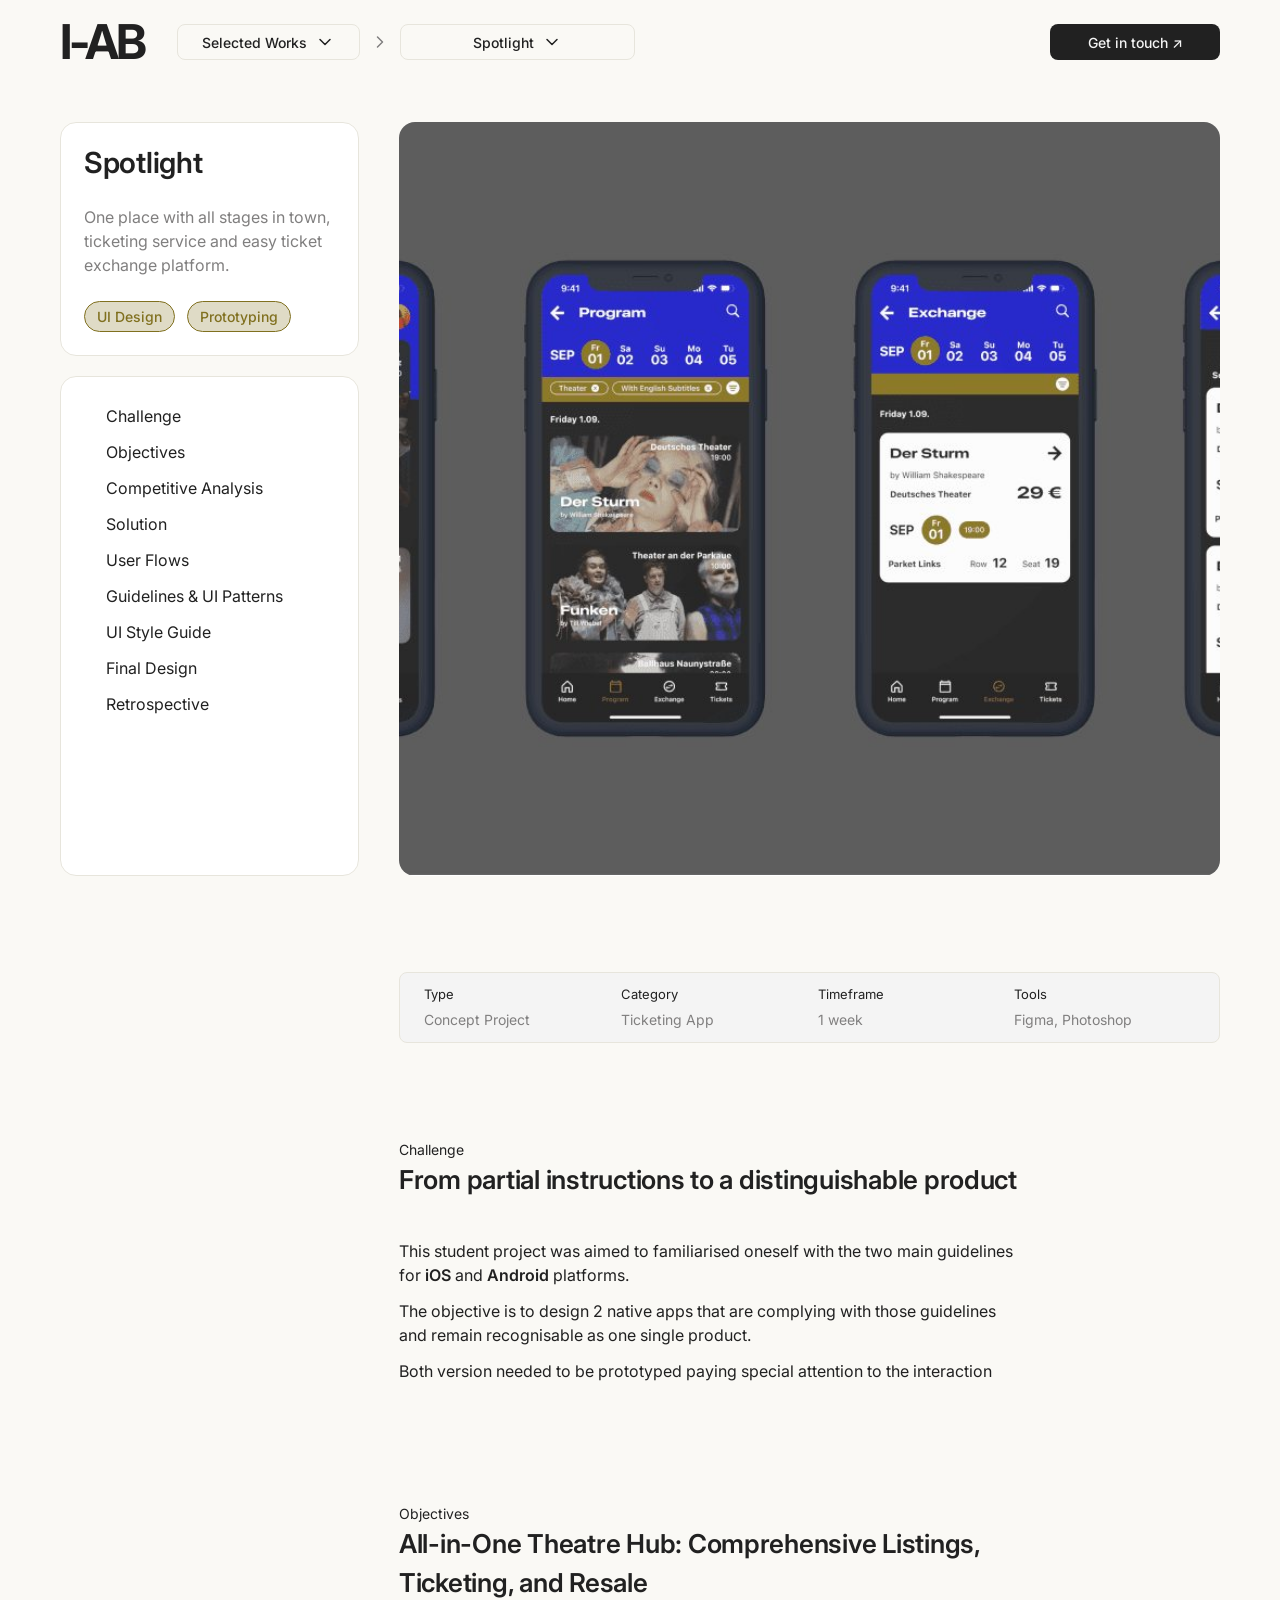
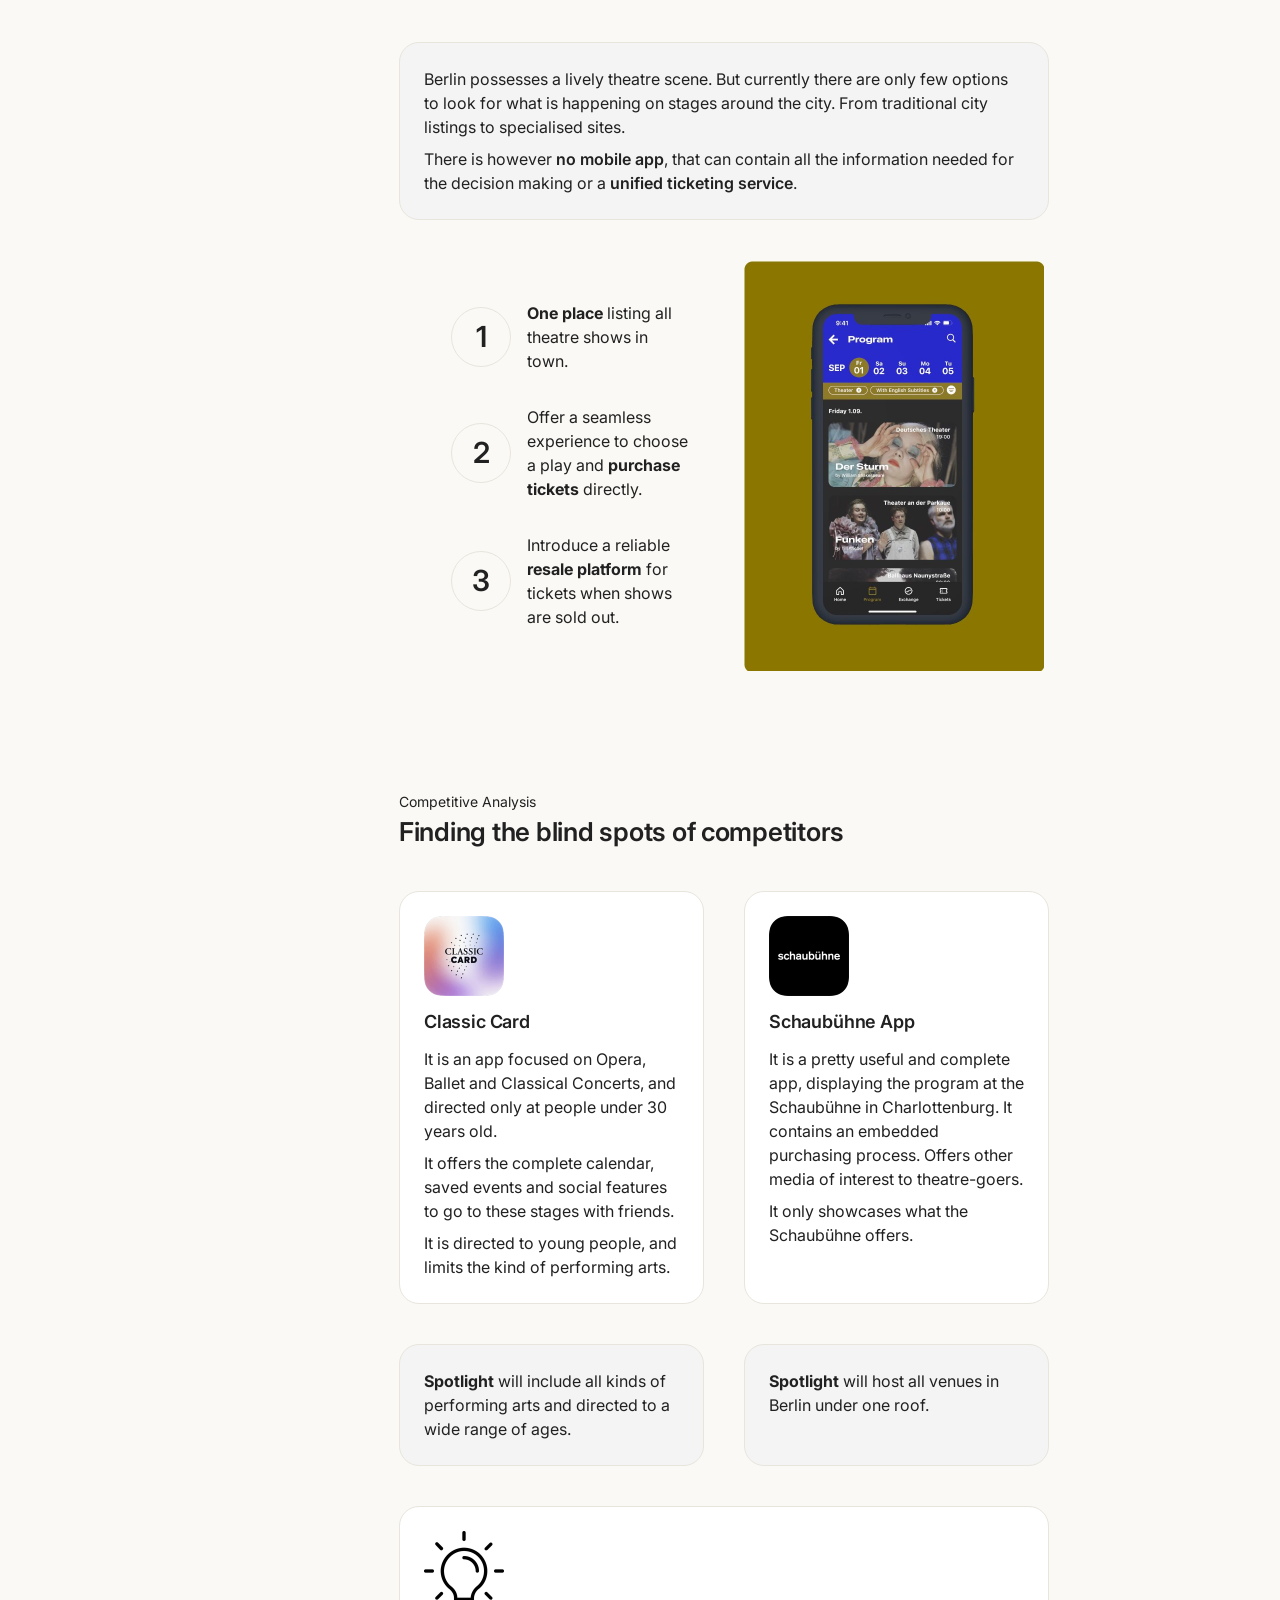
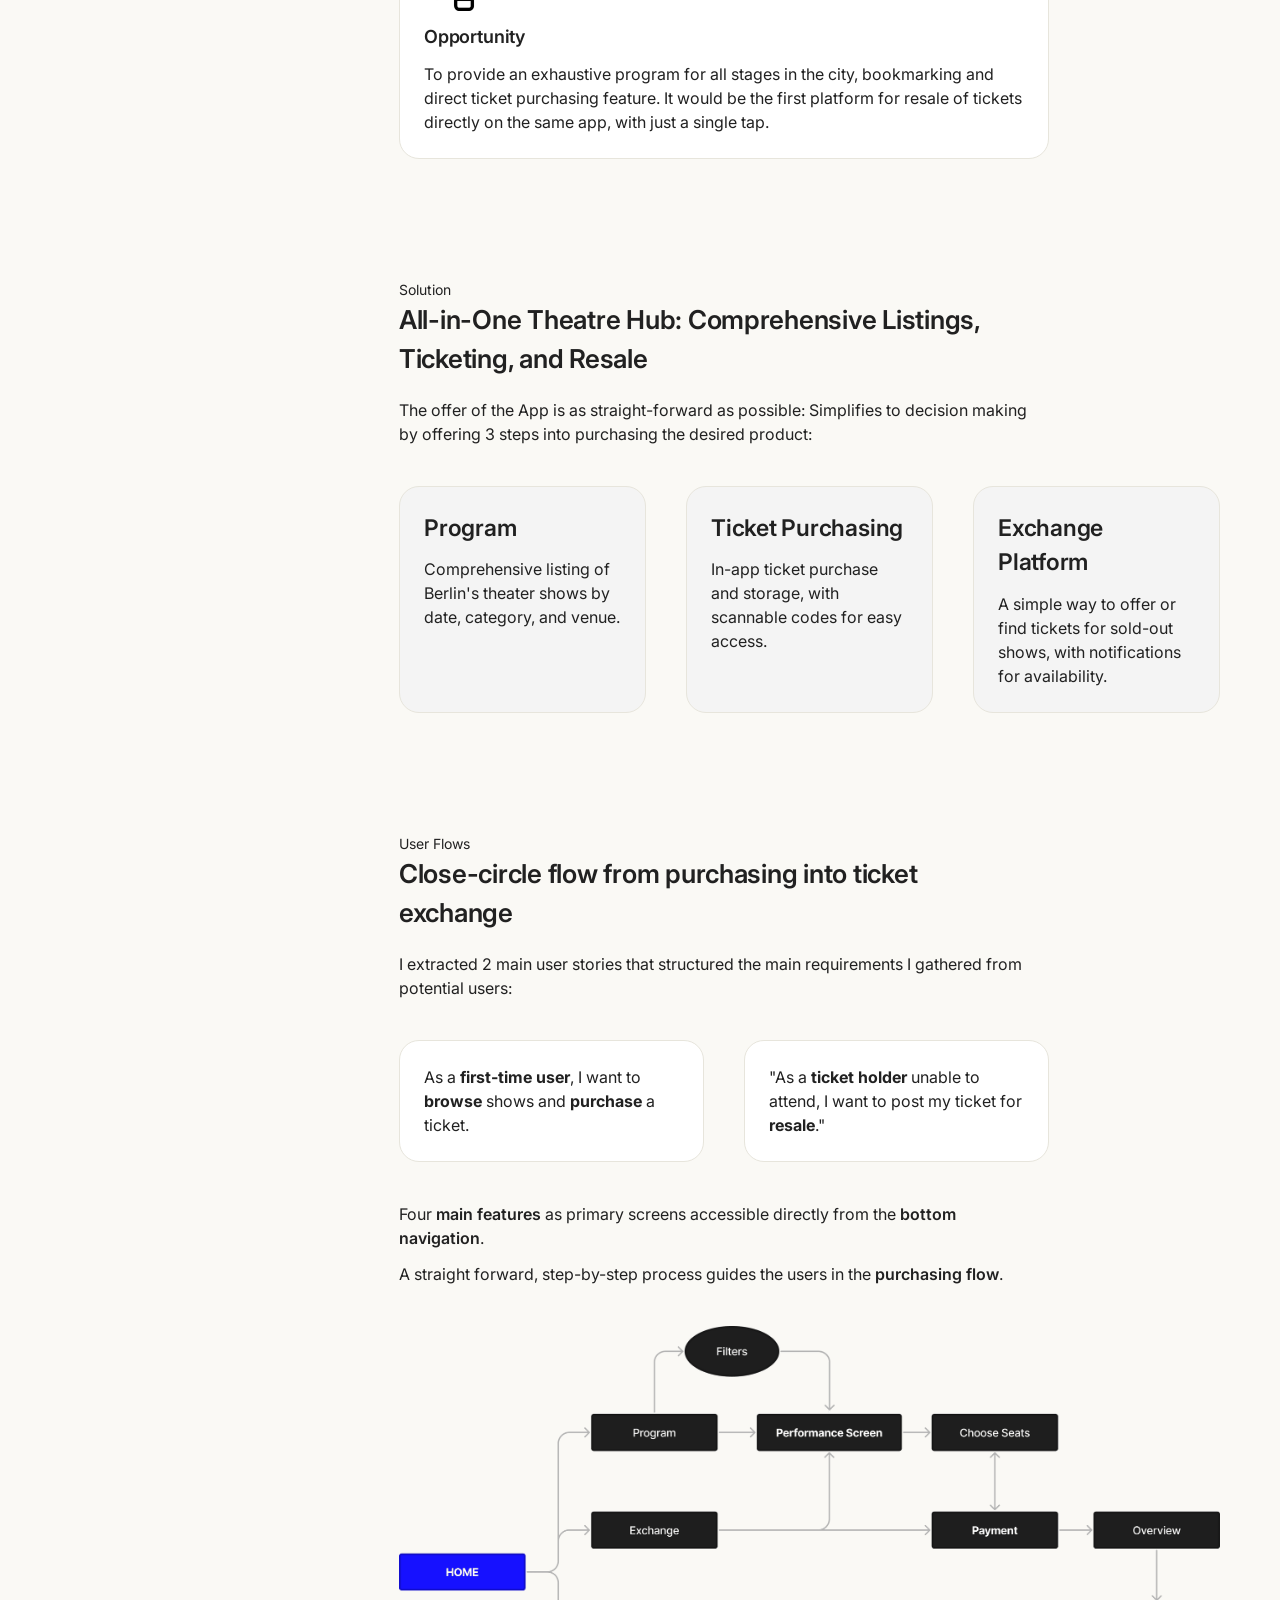
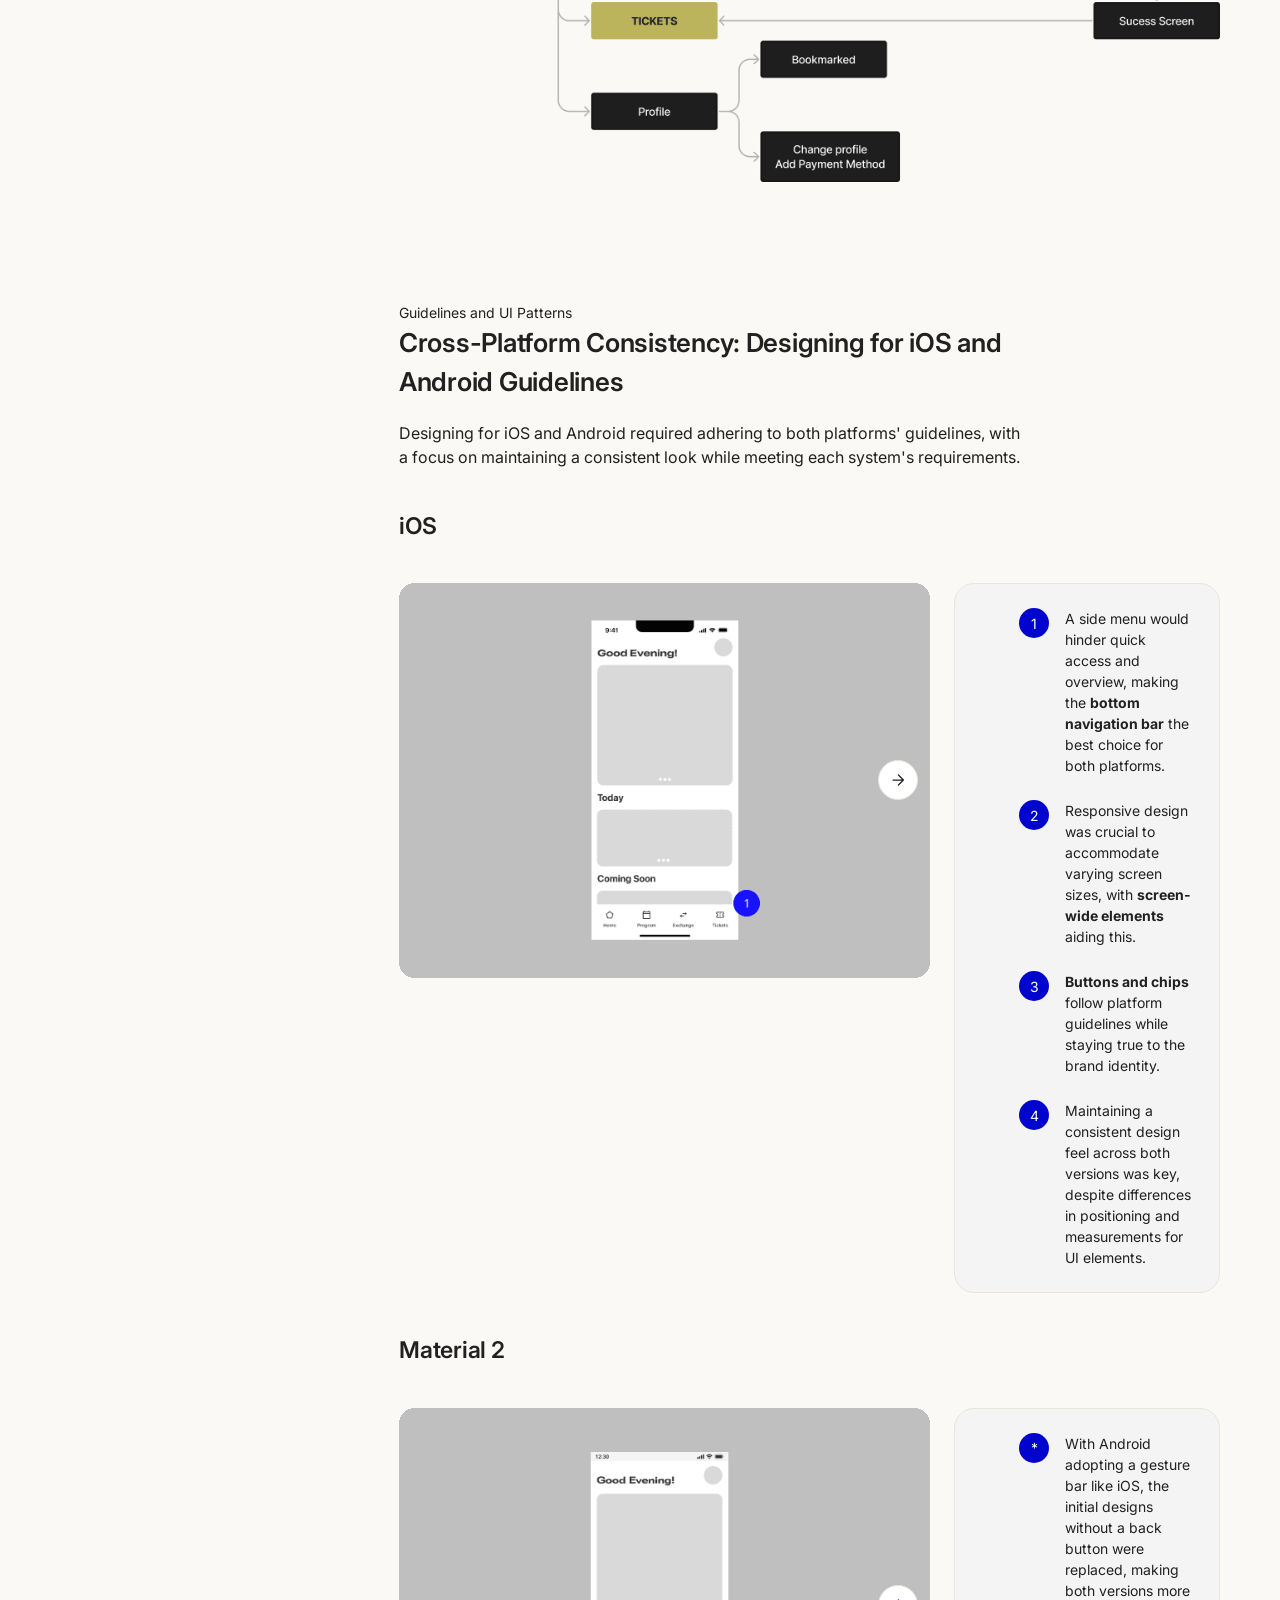
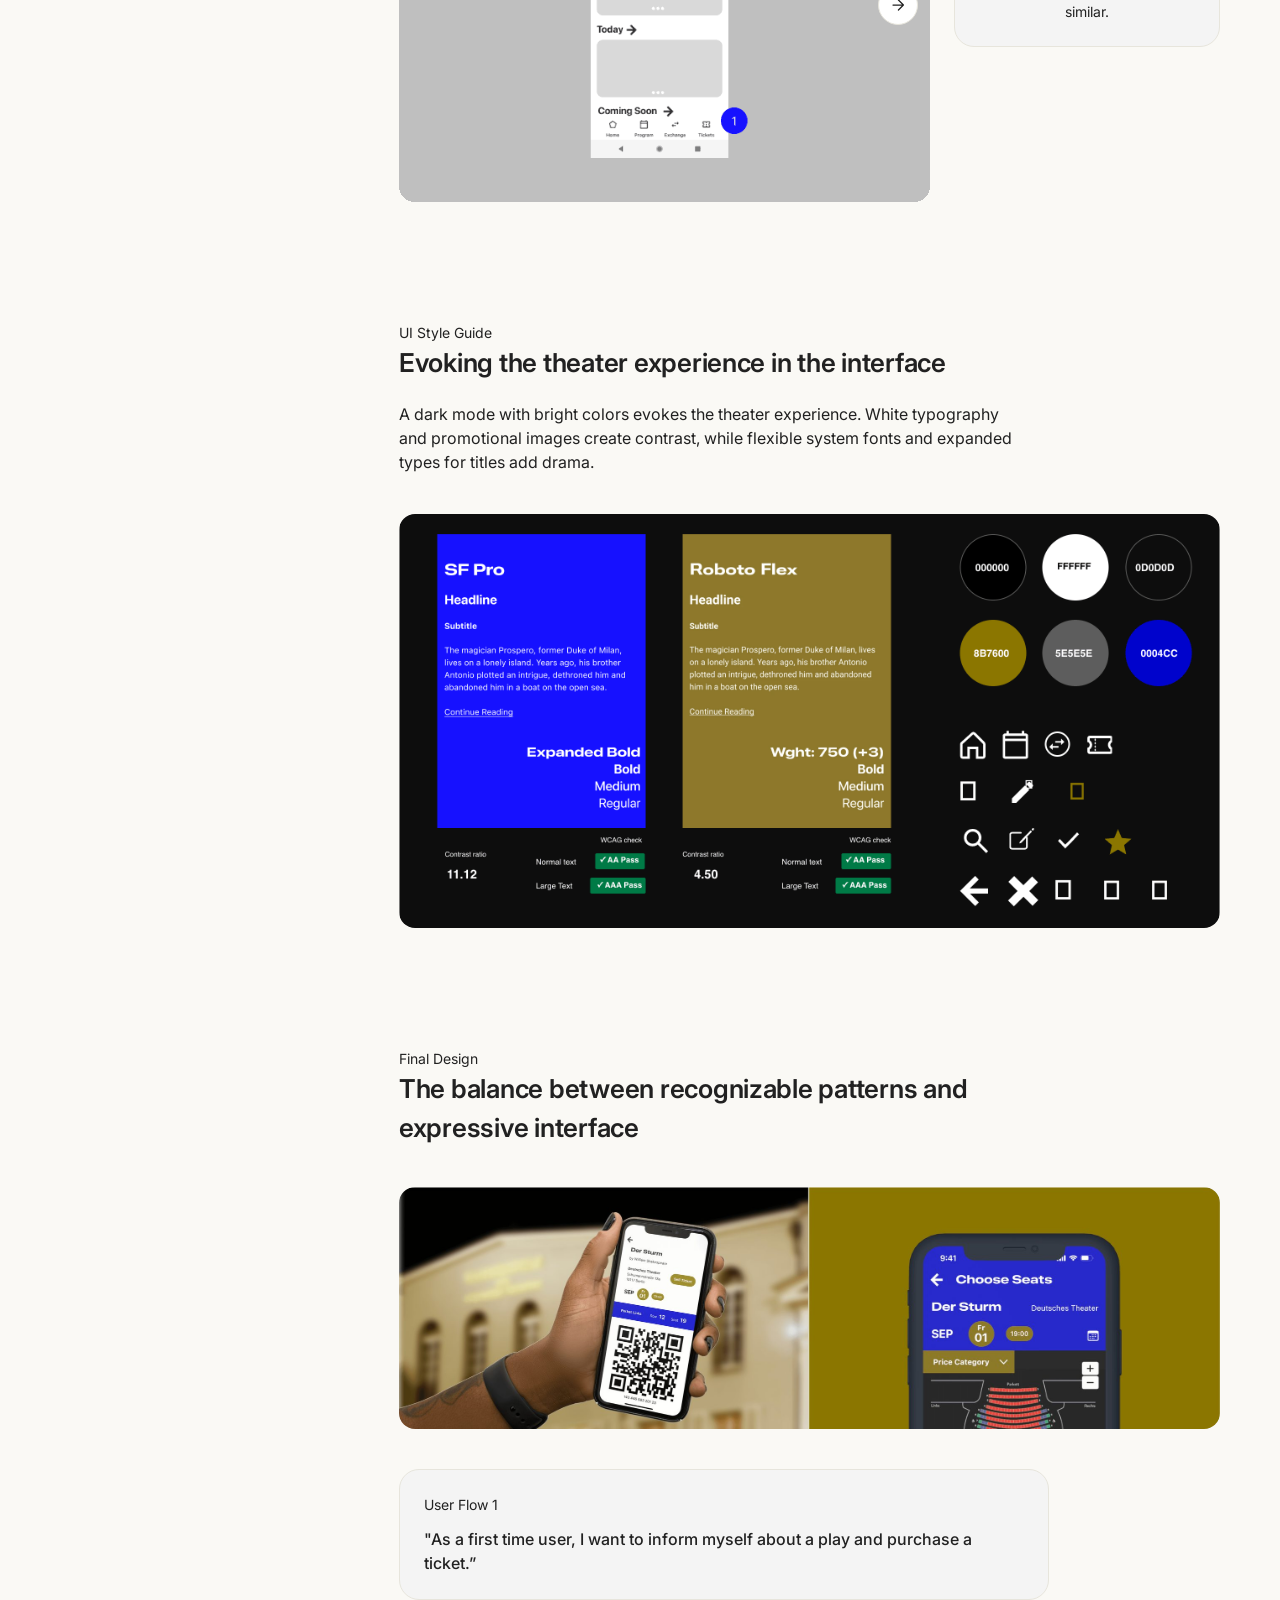
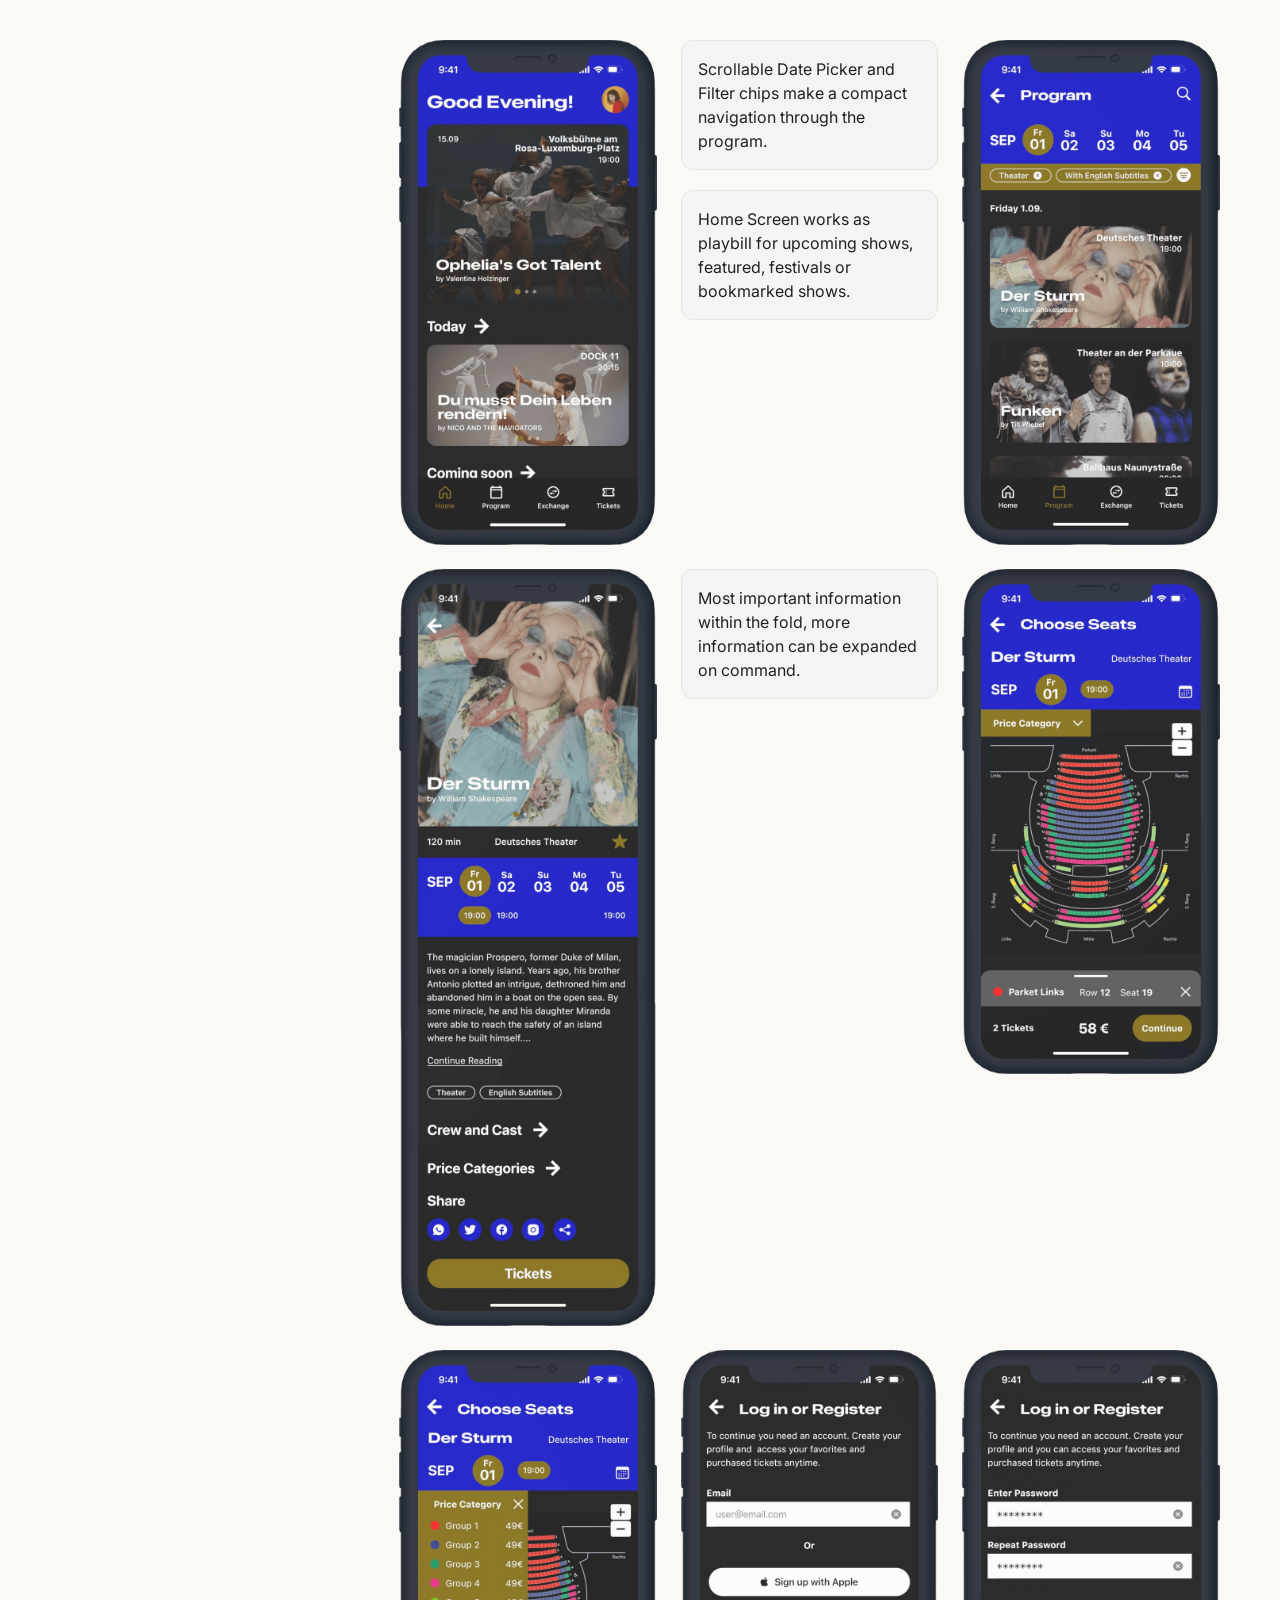
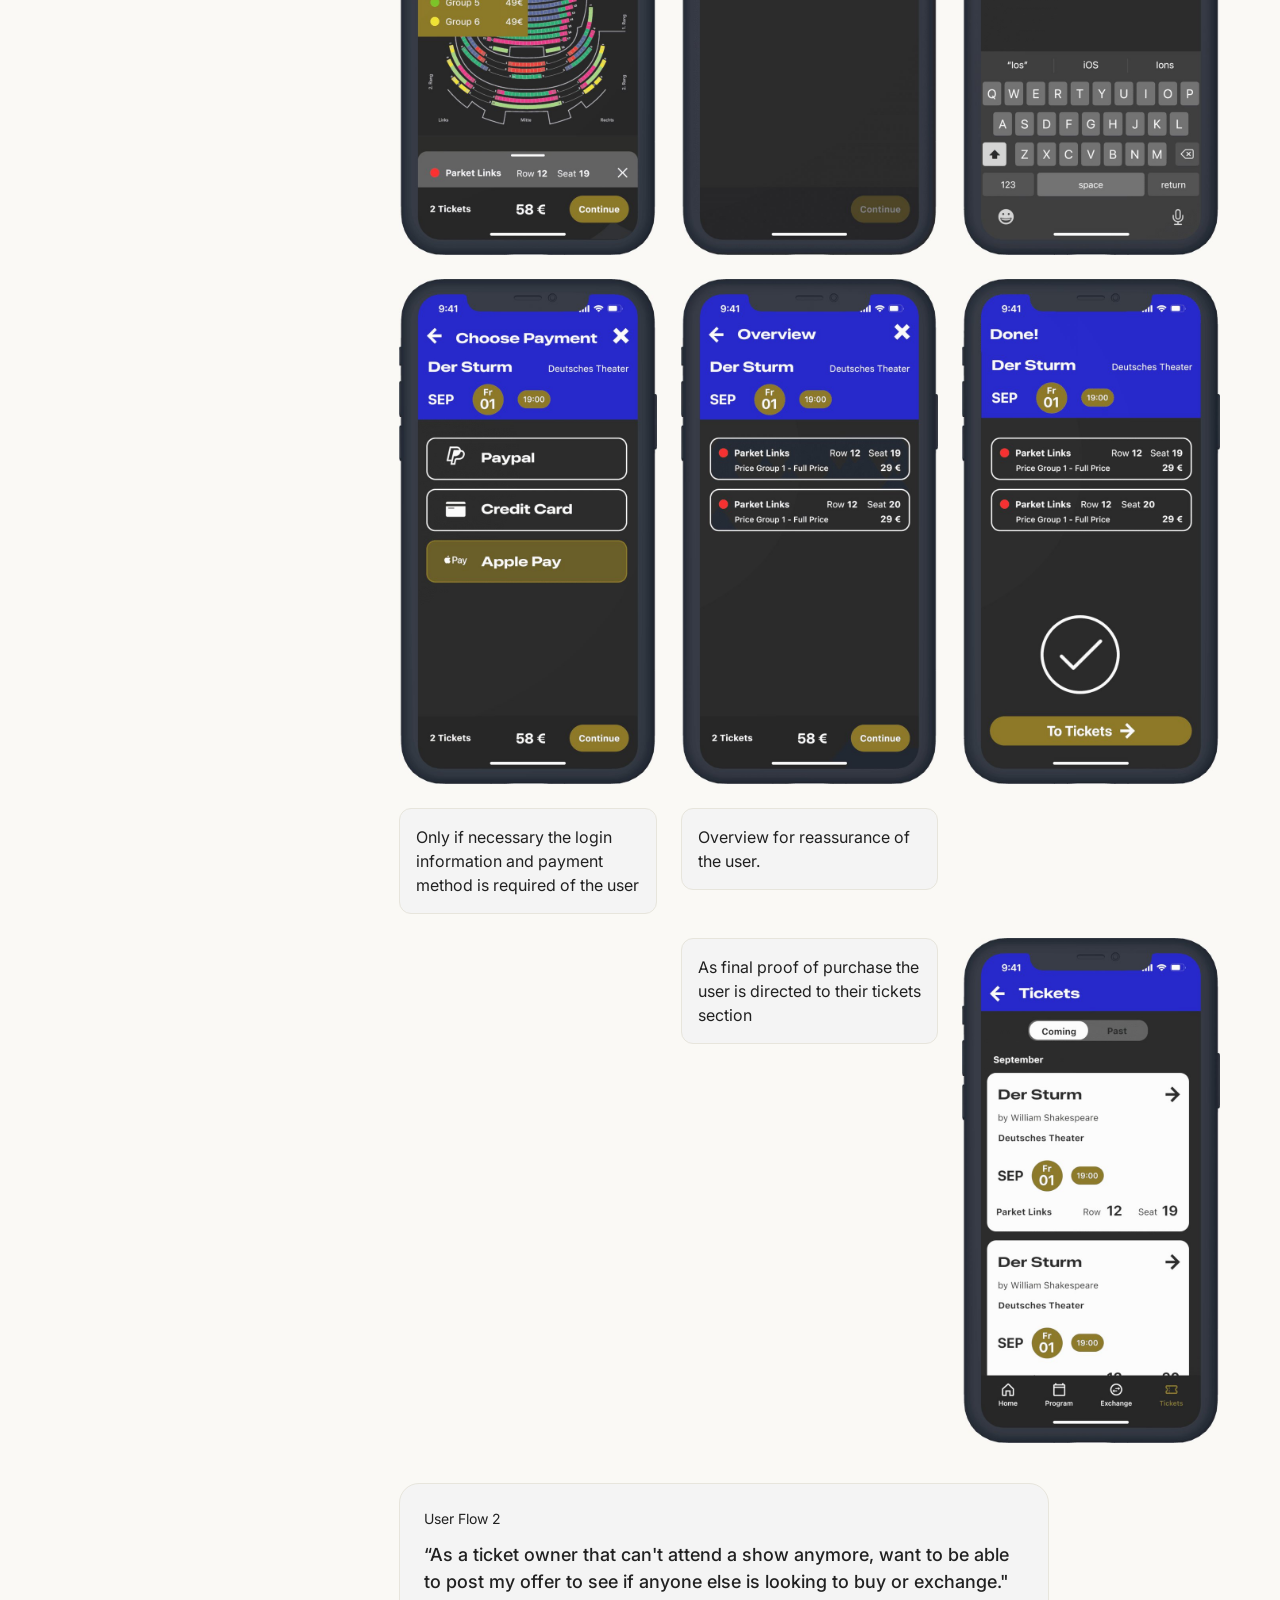
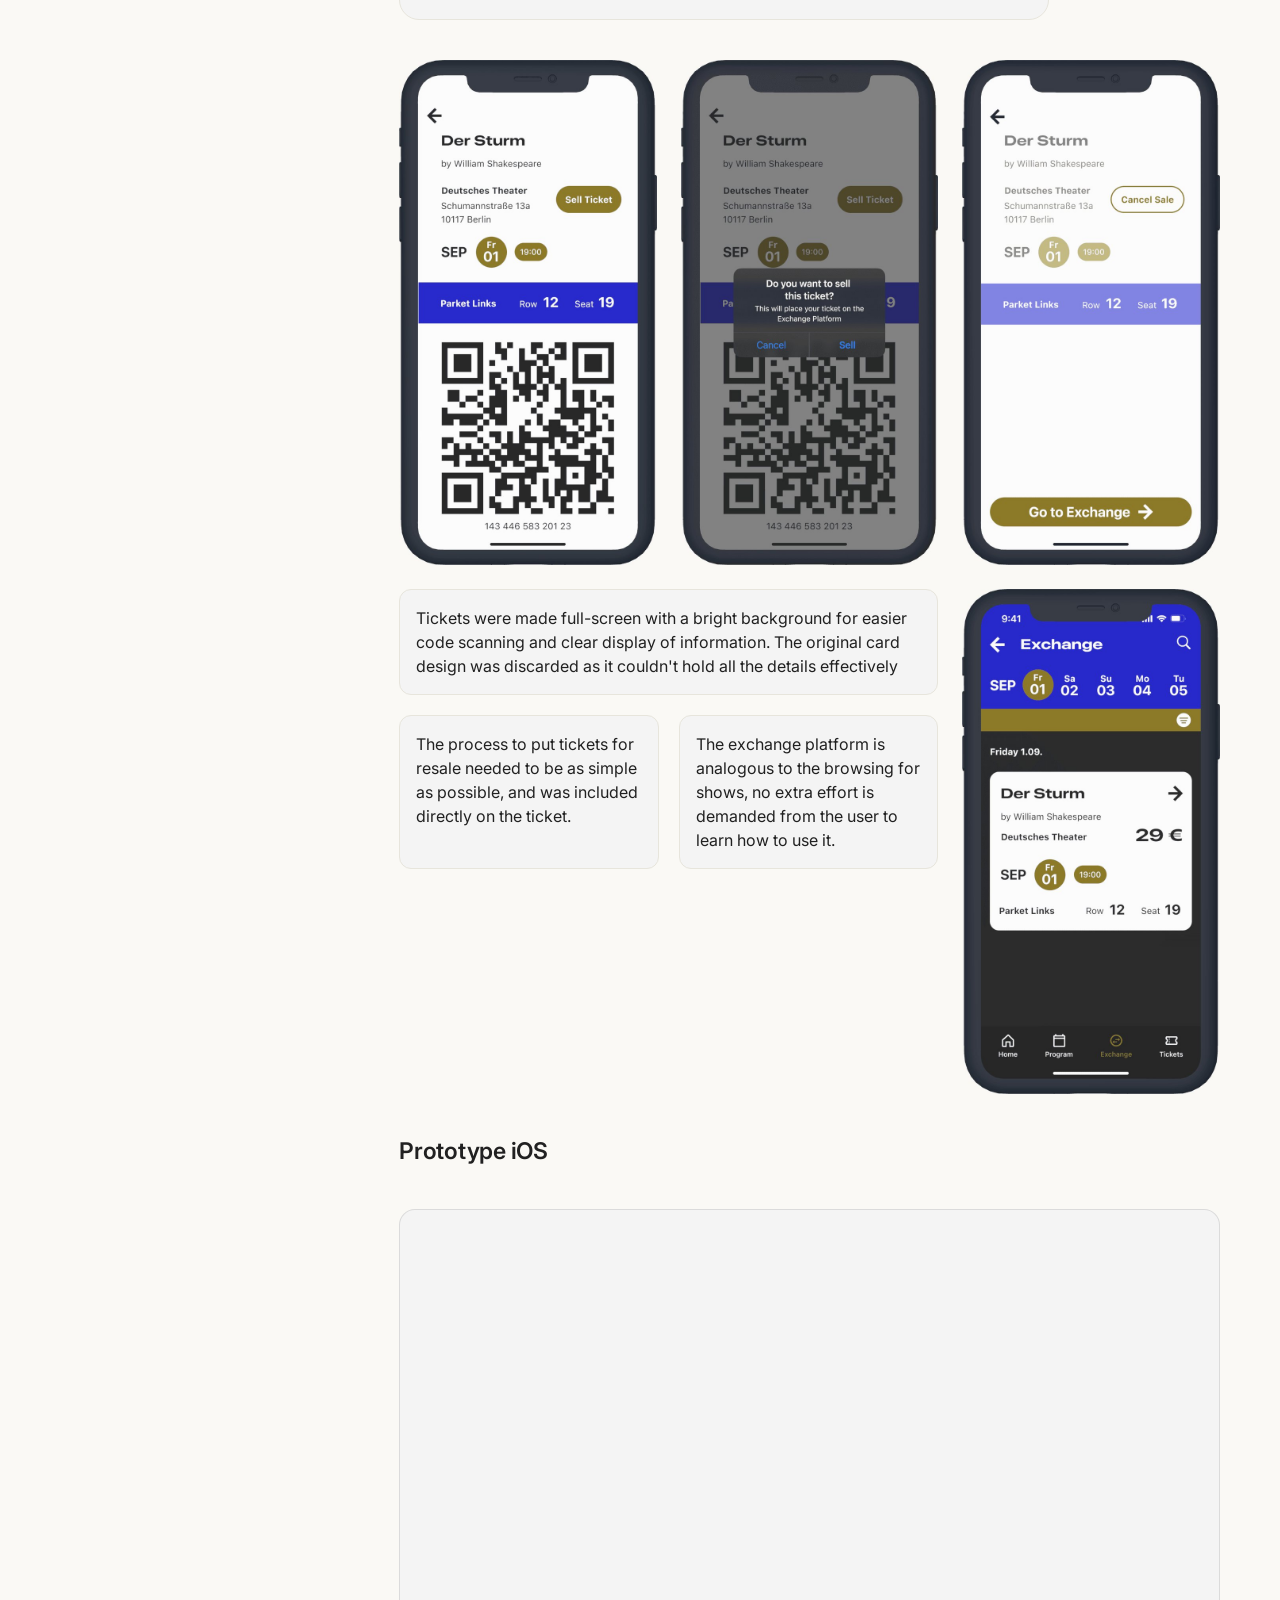
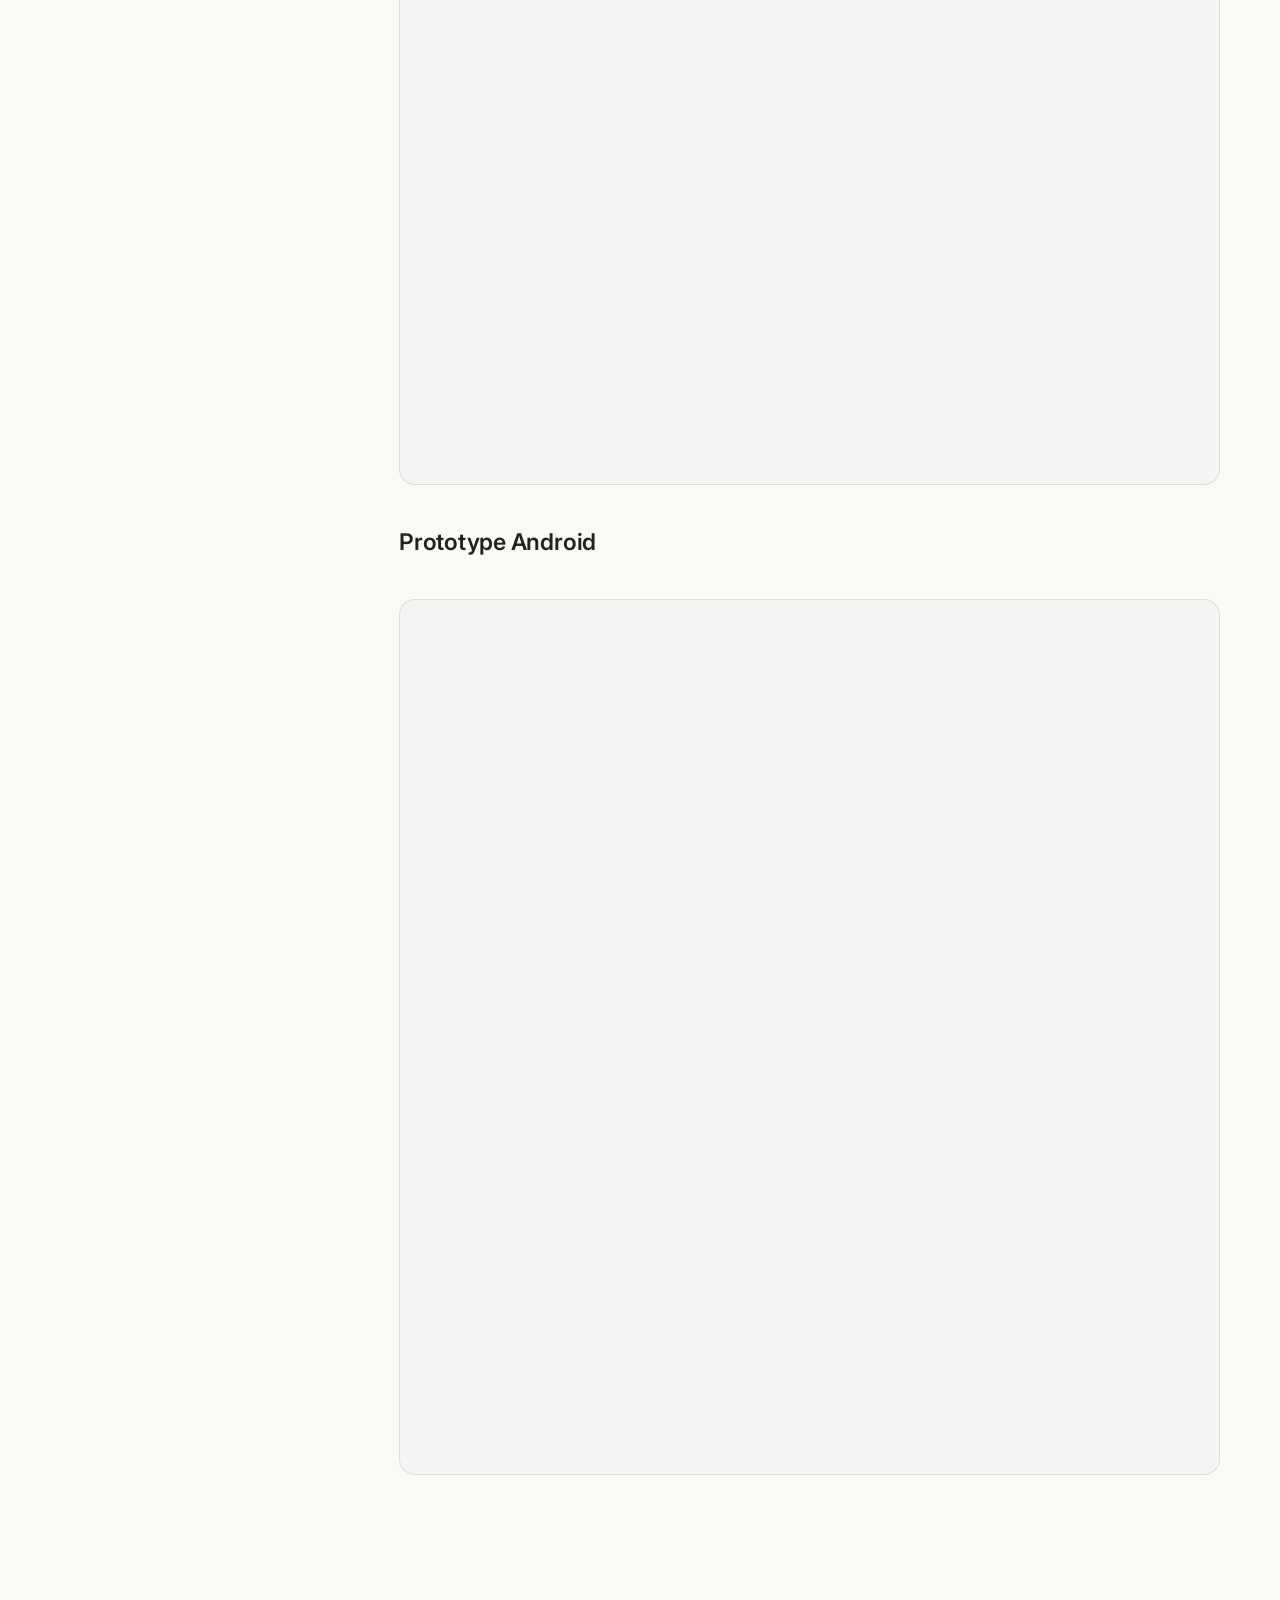
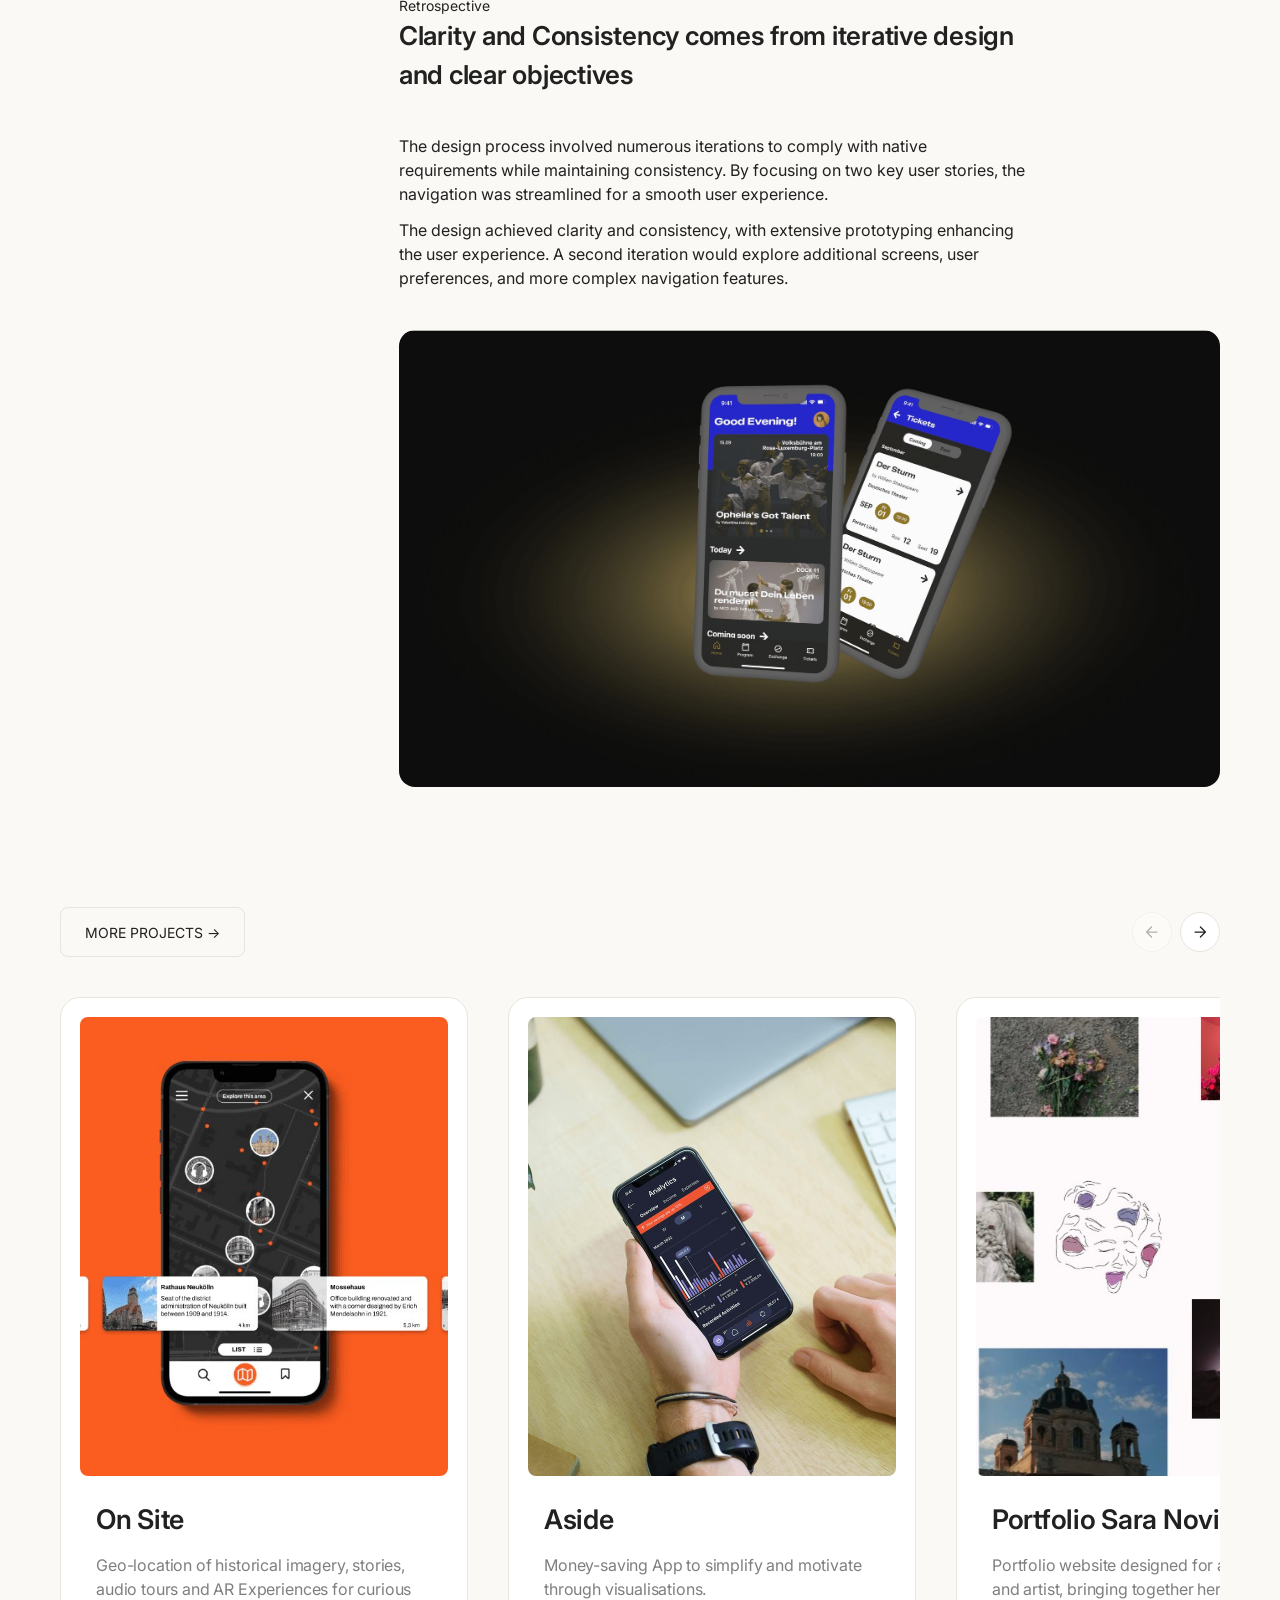
<file: spotlight.html>
<!doctype html>
<html lang="en">
<head>
  <meta charset="utf-8">
  <meta name="viewport" content="width=device-width, initial-scale=1">
  <title>Spotlight — I-AB</title>
  <meta name="description" content="Spotlight: one place with all stages in town, ticketing service and easy ticket exchange platform. UI case study by Iván Alfonso Burgos.">
  <meta property="og:title" content="Spotlight — I-AB">
  <meta property="og:image" content="https://www.ivan-alfonsoburgos.com/assets/img/spotlight-cover.jpg">
  <link rel="icon" href="assets/img/favicon-light.png" media="(prefers-color-scheme: light)">
  <link rel="icon" href="assets/img/favicon-dark.png" media="(prefers-color-scheme: dark)">
  <link rel="apple-touch-icon" href="assets/img/apple-touch-icon.png">
  <link rel="preconnect" href="https://fonts.googleapis.com">
  <link rel="preconnect" href="https://fonts.gstatic.com" crossorigin>
  <link rel="stylesheet" href="https://fonts.googleapis.com/css2?family=Inter:wght@400;500;600;700&display=swap">
  <link rel="stylesheet" href="css/style.css?v=20261118c">
  <script>document.documentElement.classList.add("js")</script>
</head>
<body data-page="project" data-project="spotlight">
  <div data-nav></div>

  <main class="case">
    <aside class="case-side" data-case-side></aside>

    <article class="case-content">
      <div class="cs-hero">
        <img src="assets/img/spotlight-hero.jpg" alt="Four Spotlight screens side by side: Home, Program, Exchange and Tickets" width="1300" height="695">
      </div>

      <dl class="facts">
        <div><dt>Type</dt><dd>Concept Project</dd></div>
        <div><dt>Category</dt><dd>Ticketing App</dd></div>
        <div><dt>Timeframe</dt><dd>1 week</dd></div>
        <div><dt>Tools</dt><dd>Figma, Photoshop</dd></div>
      </dl>

      <div class="cs-sections">

        <section class="cs-section" id="challenge" data-toc="Challenge">
          <header class="cs-head"><p class="eyebrow">Challenge</p><h2>From partial instructions to a distinguishable product</h2></header>
          <div class="prose">
            <p>This student project was aimed to familiarised oneself with the two main guidelines for <strong>iOS</strong> and <strong>Android</strong> platforms.</p>
            <p>The objective is to design 2 native apps that are complying with those guidelines and remain recognisable as one single product.</p>
            <p>Both version needed to be prototyped paying special attention to the interaction</p>
          </div>
        </section>

        <section class="cs-section" id="objectives" data-toc="Objectives">
          <header class="cs-head"><p class="eyebrow">Objectives</p><h2>All-in-One Theatre Hub: Comprehensive Listings, Ticketing, and Resale</h2></header>
          <div class="tile cs-narrow">
            <div class="prose">
              <p>Berlin possesses a lively theatre scene. But currently there are only few options to look for what is happening on stages around the city. From traditional city listings to specialised sites.</p>
              <p>There is however <strong>no mobile app</strong>, that can contain all the information needed for the decision making or a <strong>unified ticketing service</strong>.</p>
            </div>
          </div>
          <div class="concept__row concept__row--center cs-narrow">
            <ol class="arc">
              <li class="arc__row"><span class="arc__num">1</span><p><strong>One place</strong> listing all theatre shows in town.</p></li>
              <li class="arc__row"><span class="arc__num">2</span><p>Offer a seamless experience to choose a play and <strong>purchase tickets</strong> directly.</p></li>
              <li class="arc__row"><span class="arc__num">3</span><p>Introduce a reliable <strong>resale platform</strong> for tickets when shows are sold out.</p></li>
            </ol>
            <img src="assets/img/spotlight-objectives.jpg" alt="The Spotlight Program screen on a phone, on gold" width="600" height="822" loading="lazy" style="width:min(300px, 100%)">
          </div>
        </section>

        <section class="cs-section" id="competition" data-toc="Competitive Analysis">
          <header class="cs-head"><p class="eyebrow">Competitive Analysis</p><h2>Finding the blind spots of competitors</h2></header>
          <div class="cols-2 cols--equal cs-narrow">
            <div class="tile tile--surface">
              <img class="tile__icon" src="assets/img/spotlight-logo-classic-card.png" alt="Classic Card app icon" width="80" height="80" loading="lazy" style="border-radius:16px">
              <h3 class="tile__title">Classic Card</h3>
              <div class="prose">
                <p>It is an app focused on Opera, Ballet and Classical Concerts, and directed only at people under 30 years old.</p>
                <p>It offers the complete calendar, saved events and social features to go to these stages with friends.</p>
                <p>It is directed to young people, and limits the kind of performing arts.</p>
              </div>
            </div>
            <div class="tile tile--surface">
              <img class="tile__icon" src="assets/img/spotlight-logo-schaubuehne.png" alt="Schaubühne app icon" width="80" height="80" loading="lazy" style="border-radius:16px">
              <h3 class="tile__title">Schaubühne App</h3>
              <div class="prose">
                <p>It is a pretty useful and complete app, displaying the program at the Schaubühne in Charlottenburg. It contains an embedded purchasing process. Offers other media of interest to theatre-goers.</p>
                <p>It only showcases what the Schaubühne offers.</p>
              </div>
            </div>
            <div class="tile"><p><strong>Spotlight</strong> will include all kinds of performing arts and directed to a wide range of ages.</p></div>
            <div class="tile"><p><strong>Spotlight</strong> will host all venues in Berlin under one roof.</p></div>
          </div>
          <div class="tile tile--surface cs-narrow">
            <img class="tile__icon" src="assets/img/ux-icon-idea.png" alt="" width="80" height="80" loading="lazy">
            <h3 class="tile__title">Opportunity</h3>
            <p>To provide an exhaustive program for all stages in the city, bookmarking and direct ticket purchasing feature. It would be the first platform for resale of tickets directly on the same app, with just a single tap.</p>
          </div>
        </section>

        <section class="cs-section" id="solution" data-toc="Solution">
          <div class="stack">
            <header class="cs-head"><p class="eyebrow">Solution</p><h2>All-in-One Theatre Hub: Comprehensive Listings, Ticketing, and Resale</h2></header>
            <div class="prose"><p>The offer of the App is as straight-forward as possible: Simplifies to decision making by offering 3 steps into purchasing the desired product:</p></div>
          </div>
          <div class="cols-3 cols--equal cols-3--stack-narrow">
            <div class="tile"><h3 class="tile__q">Program</h3><p>Comprehensive listing of Berlin's theater shows by date, category, and venue.</p></div>
            <div class="tile"><h3 class="tile__q">Ticket Purchasing</h3><p>In-app ticket purchase and storage, with scannable codes for easy access.</p></div>
            <div class="tile"><h3 class="tile__q">Exchange Platform</h3><p>A simple way to offer or find tickets for sold-out shows, with notifications for availability.</p></div>
          </div>
        </section>

        <section class="cs-section" id="user-flows" data-toc="User Flows">
          <div class="stack">
            <header class="cs-head"><p class="eyebrow">User Flows</p><h2>Close-circle flow from purchasing into ticket exchange</h2></header>
            <div class="prose"><p>I extracted 2 main user stories that structured the main requirements I gathered from potential users:</p></div>
          </div>
          <div class="cols-2 cols--equal cs-narrow">
            <div class="tile tile--surface"><p>As a <strong>first-time user</strong>, I want to <strong>browse</strong> shows and <strong>purchase</strong> a ticket.</p></div>
            <div class="tile tile--surface"><p>"As a <strong>ticket holder</strong> unable to attend, I want to post my ticket for <strong>resale</strong>."</p></div>
          </div>
          <div class="prose">
            <p>Four <strong>main features</strong> as primary screens accessible directly from the <strong>bottom navigation</strong>.</p>
            <p>A straight forward, step-by-step process guides the users in the <strong>purchasing flow</strong>.</p>
          </div>
          <div class="cs-media">
            <img src="assets/img/spotlight-flows.png" alt="Diagram of Spotlight’s flows: Home, Program, Exchange, Tickets and Profile, and the purchase flow from a performance to seats, payment and overview" width="1960" height="1089" loading="lazy" data-zoom>
          </div>
        </section>

        <section class="cs-section" id="guidelines" data-toc="Guidelines &amp; UI Patterns">
          <div class="stack">
            <header class="cs-head"><p class="eyebrow">Guidelines and UI Patterns</p><h2>Cross-Platform Consistency: Designing for iOS and Android Guidelines</h2></header>
            <div class="prose"><p>Designing for iOS and Android required adhering to both platforms' guidelines, with a focus on maintaining a consistent look while meeting each system's requirements.</p></div>
          </div>

          <h3 class="cs-subhead">iOS</h3>
          <div class="slides-row">
            <div class="slides" data-slides>
              <div class="slides__track" tabindex="0" role="region" aria-label="iOS wireframes">
                <img src="assets/img/spotlight-ios-1.png" alt="iOS wireframe: Home" width="640" height="475" loading="lazy">
                <img src="assets/img/spotlight-ios-2.png" alt="iOS wireframe: Program, with date picker and filter chips" width="640" height="475" loading="lazy">
                <img src="assets/img/spotlight-ios-3.png" alt="iOS wireframe: a show" width="640" height="475" loading="lazy">
                <img src="assets/img/spotlight-ios-4.png" alt="iOS wireframe: choose seats" width="640" height="475" loading="lazy">
                <img src="assets/img/spotlight-ios-5.png" alt="iOS wireframe: choose payment" width="640" height="475" loading="lazy">
                <img src="assets/img/spotlight-ios-6.png" alt="iOS wireframe: tickets" width="640" height="475" loading="lazy">
              </div>
            </div>
            <div class="tile" style="--accent:#0004cc">
              <ol class="steps">
                <li class="step"><span class="badge" aria-hidden="true">1</span><p>A side menu would hinder quick access and overview, making the <strong>bottom navigation bar</strong> the best choice for both platforms.</p></li>
                <li class="step"><span class="badge" aria-hidden="true">2</span><p>Responsive design was crucial to accommodate varying screen sizes, with <strong>screen-wide elements</strong> aiding this.</p></li>
                <li class="step"><span class="badge" aria-hidden="true">3</span><p><strong>Buttons and chips</strong> follow platform guidelines while staying true to the brand identity.</p></li>
                <li class="step"><span class="badge" aria-hidden="true">4</span><p>Maintaining a consistent design feel across both versions was key, despite differences in positioning and measurements for UI elements.</p></li>
              </ol>
            </div>
          </div>

          <h3 class="cs-subhead">Material 2</h3>
          <div class="slides-row">
            <div class="slides" data-slides>
              <div class="slides__track" tabindex="0" role="region" aria-label="Material 2 wireframes">
                <img src="assets/img/spotlight-android-1.png" alt="Android wireframe: Home" width="640" height="475" loading="lazy">
                <img src="assets/img/spotlight-android-2.png" alt="Android wireframe: Program, with date picker and filter chips" width="640" height="475" loading="lazy">
                <img src="assets/img/spotlight-android-3.png" alt="Android wireframe: a show" width="640" height="475" loading="lazy">
                <img src="assets/img/spotlight-android-4.png" alt="Android wireframe: choose seats" width="640" height="475" loading="lazy">
                <img src="assets/img/spotlight-android-5.png" alt="Android wireframe: choose payment" width="640" height="475" loading="lazy">
                <img src="assets/img/spotlight-android-6.png" alt="Android wireframe: tickets" width="640" height="475" loading="lazy">
              </div>
            </div>
            <div class="tile" style="--accent:#0004cc">
              <ol class="steps">
                <li class="step"><span class="badge" aria-hidden="true">*</span><p>With Android adopting a gesture bar like iOS, the initial designs without a back button were replaced, making both versions more similar.</p></li>
              </ol>
            </div>
          </div>
        </section>

        <section class="cs-section" id="style-guide" data-toc="UI Style Guide">
          <div class="stack">
            <header class="cs-head"><p class="eyebrow">UI Style Guide</p><h2>Evoking the theater experience in the interface</h2></header>
            <div class="prose"><p>A dark mode with bright colors evokes the theater experience. White typography and promotional images create contrast, while flexible system fonts and expanded types for titles add drama.</p></div>
          </div>
          <div class="cs-media">
            <img src="assets/img/spotlight-style.png" alt="Spotlight style guide: SF Pro for iOS and Roboto Flex for Android, the color palette, icons, and contrast checks" width="1954" height="986" loading="lazy" data-zoom>
          </div>
          <div class="sr-only">
            <p>Typography: SF Pro on iOS (Expanded Bold, Bold, Medium, Regular) and Roboto Flex on Android (weight 750, Bold, Medium, Regular).</p>
            <p>Colors: #000000, #FFFFFF, #0D0D0D, #8B7600, #5E5E5E, #0004CC.</p>
            <p>Contrast: 11.12, passing WCAG AA and AAA for normal and large text; 4.50, passing AA and AAA as shown.</p>
          </div>
        </section>

        <section class="cs-section" id="final-design" data-toc="Final Design">
          <header class="cs-head"><p class="eyebrow">Final Design</p><h2>The balance between recognizable patterns and expressive interface</h2></header>
          <div class="cs-media">
            <img src="assets/img/spotlight-banner.jpg" alt="A ticket’s code shown on a phone at a theatre door, beside the seat selection screen on gold" width="1960" height="577" loading="lazy">
          </div>

          <div class="tile cs-narrow"><p class="t-small">User Flow 1</p><p style="font-weight:500">"As a first time user, I want to inform myself about a play and purchase a ticket.”</p></div>
          <div class="flow">
            <img src="assets/img/spotlight-screen-home.jpg" alt="Home: Good Evening, featured shows, today and coming soon" width="650" height="1274" loading="lazy">
            <div class="stack">
              <p class="tile">Scrollable Date Picker and Filter chips make a compact navigation through the program.</p>
              <p class="tile">Home Screen works as playbill for upcoming shows, featured, festivals or bookmarked shows.</p>
            </div>
            <img src="assets/img/spotlight-screen-program.jpg" alt="Program: date picker, filter chips and the shows of the day" width="650" height="1274" loading="lazy">

            <img src="assets/img/spotlight-screen-show.jpg" alt="A show, Der Sturm: photo, dates, description, cast and price categories" width="650" height="1910" loading="lazy">
            <p class="tile">Most important information within the fold, more information can be expanded on command.</p>
            <img src="assets/img/spotlight-screen-seats.jpg" alt="Choose seats: the seating plan of the theatre" width="650" height="1274" loading="lazy">

            <img src="assets/img/spotlight-screen-seats-price.jpg" alt="Choose seats, filtered by price category" width="650" height="1274" loading="lazy">
            <img src="assets/img/spotlight-screen-login.jpg" alt="Log in or register, with email or Apple" width="650" height="1274" loading="lazy">
            <img src="assets/img/spotlight-screen-register.jpg" alt="Register: choosing a password, with the keyboard open" width="650" height="1274" loading="lazy">

            <img src="assets/img/spotlight-screen-payment.jpg" alt="Choose payment: PayPal, credit card or Apple Pay" width="650" height="1274" loading="lazy">
            <img src="assets/img/spotlight-screen-overview.jpg" alt="Overview of the two selected seats before paying" width="650" height="1274" loading="lazy">
            <img src="assets/img/spotlight-screen-done.jpg" alt="Done: the purchase is confirmed" width="650" height="1274" loading="lazy">

            <p class="tile">Only if necessary the login information and payment method is required of the user</p>
            <p class="tile">Overview for reassurance of the user.</p>
            <div class="flow__gap" aria-hidden="true"></div>

            <div class="flow__gap" aria-hidden="true"></div>
            <p class="tile">As final proof of purchase the user is directed to their tickets section</p>
            <img src="assets/img/spotlight-screen-tickets.jpg" alt="Tickets: the upcoming tickets, by date" width="650" height="1274" loading="lazy">
          </div>

          <div class="tile cs-narrow"><p class="t-small">User Flow 2</p><p class="tile__lead">“As a ticket owner that can't attend a show anymore, want to be able to post my offer to see if anyone else is looking to buy or exchange."</p></div>
          <div class="flow">
            <img src="assets/img/spotlight-screen-ticket.jpg" alt="A ticket shown full screen, with a large code to scan" width="650" height="1274" loading="lazy">
            <img src="assets/img/spotlight-screen-resale.jpg" alt="A ticket with a dialog asking whether to sell it on the exchange" width="650" height="1274" loading="lazy">
            <img src="assets/img/spotlight-screen-exchange-offer.jpg" alt="The ticket on offer, with a button to go to the exchange" width="650" height="1274" loading="lazy">

            <div class="stack flow__span">
              <p class="tile">Tickets were made full-screen with a bright background for easier code scanning and clear display of information. The original card design was discarded as it couldn't hold all the details effectively</p>
              <div class="cols-2 cols-2--tight">
                <p class="tile">The process to put tickets for resale needed to be as simple as possible, and was included directly on the ticket.</p>
                <p class="tile">The exchange platform is analogous to the browsing for shows, no extra effort is demanded from the user to learn how to use it.</p>
              </div>
            </div>
            <img src="assets/img/spotlight-screen-exchange.jpg" alt="Exchange: tickets on offer for sold-out shows, by date" width="650" height="1274" loading="lazy">
          </div>

          <h3 class="cs-subhead">Prototype iOS</h3>
          <iframe class="cs-embed" style="--embed-h:876px" src="https://embed.figma.com/proto/L8jwSo4G5altc9OmbAvuuO/Spotlight?page-id=199%3A3910&amp;node-id=199-5029&amp;node-type=frame&amp;viewport=757%2C608%2C0.1&amp;scaling=scale-down&amp;content-scaling=responsive&amp;starting-point-node-id=199%3A5029&amp;embed-host=share" title="Spotlight iOS prototype in Figma" loading="lazy" allowfullscreen></iframe>
          <h3 class="cs-subhead">Prototype Android</h3>
          <iframe class="cs-embed" style="--embed-h:876px" src="https://embed.figma.com/proto/L8jwSo4G5altc9OmbAvuuO/Spotlight?page-id=283%3A7270&amp;node-id=283-7729&amp;node-type=frame&amp;viewport=679%2C552%2C0.13&amp;scaling=contain&amp;content-scaling=responsive&amp;starting-point-node-id=283%3A7729&amp;embed-host=share" title="Spotlight Android prototype in Figma" loading="lazy" allowfullscreen></iframe>
        </section>

        <section class="cs-section" id="retrospective" data-toc="Retrospective">
          <header class="cs-head"><p class="eyebrow">Retrospective</p><h2>Clarity and Consistency comes from iterative design and clear objectives</h2></header>
          <div class="prose">
            <p>The design process involved numerous iterations to comply with native requirements while maintaining consistency. By focusing on two key user stories, the navigation was streamlined for a smooth user experience.</p>
            <p>The design achieved clarity and consistency, with extensive prototyping enhancing the user experience. A second iteration would explore additional screens, user preferences, and more complex navigation features.</p>
          </div>
          <div class="cs-media">
            <img src="assets/img/spotlight-outro.jpg" alt="Two phones showing Spotlight’s Home and Tickets screens under a warm spotlight" width="1960" height="1091" loading="lazy">
          </div>
        </section>
      </div>
    </article>
  </main>

  <section data-more-projects></section>
  <div data-footer></div>

  <script src="js/projects.js?v=20261118c"></script>
  <script src="js/site.js?v=20261118c"></script>
</body>
</html>
</file>
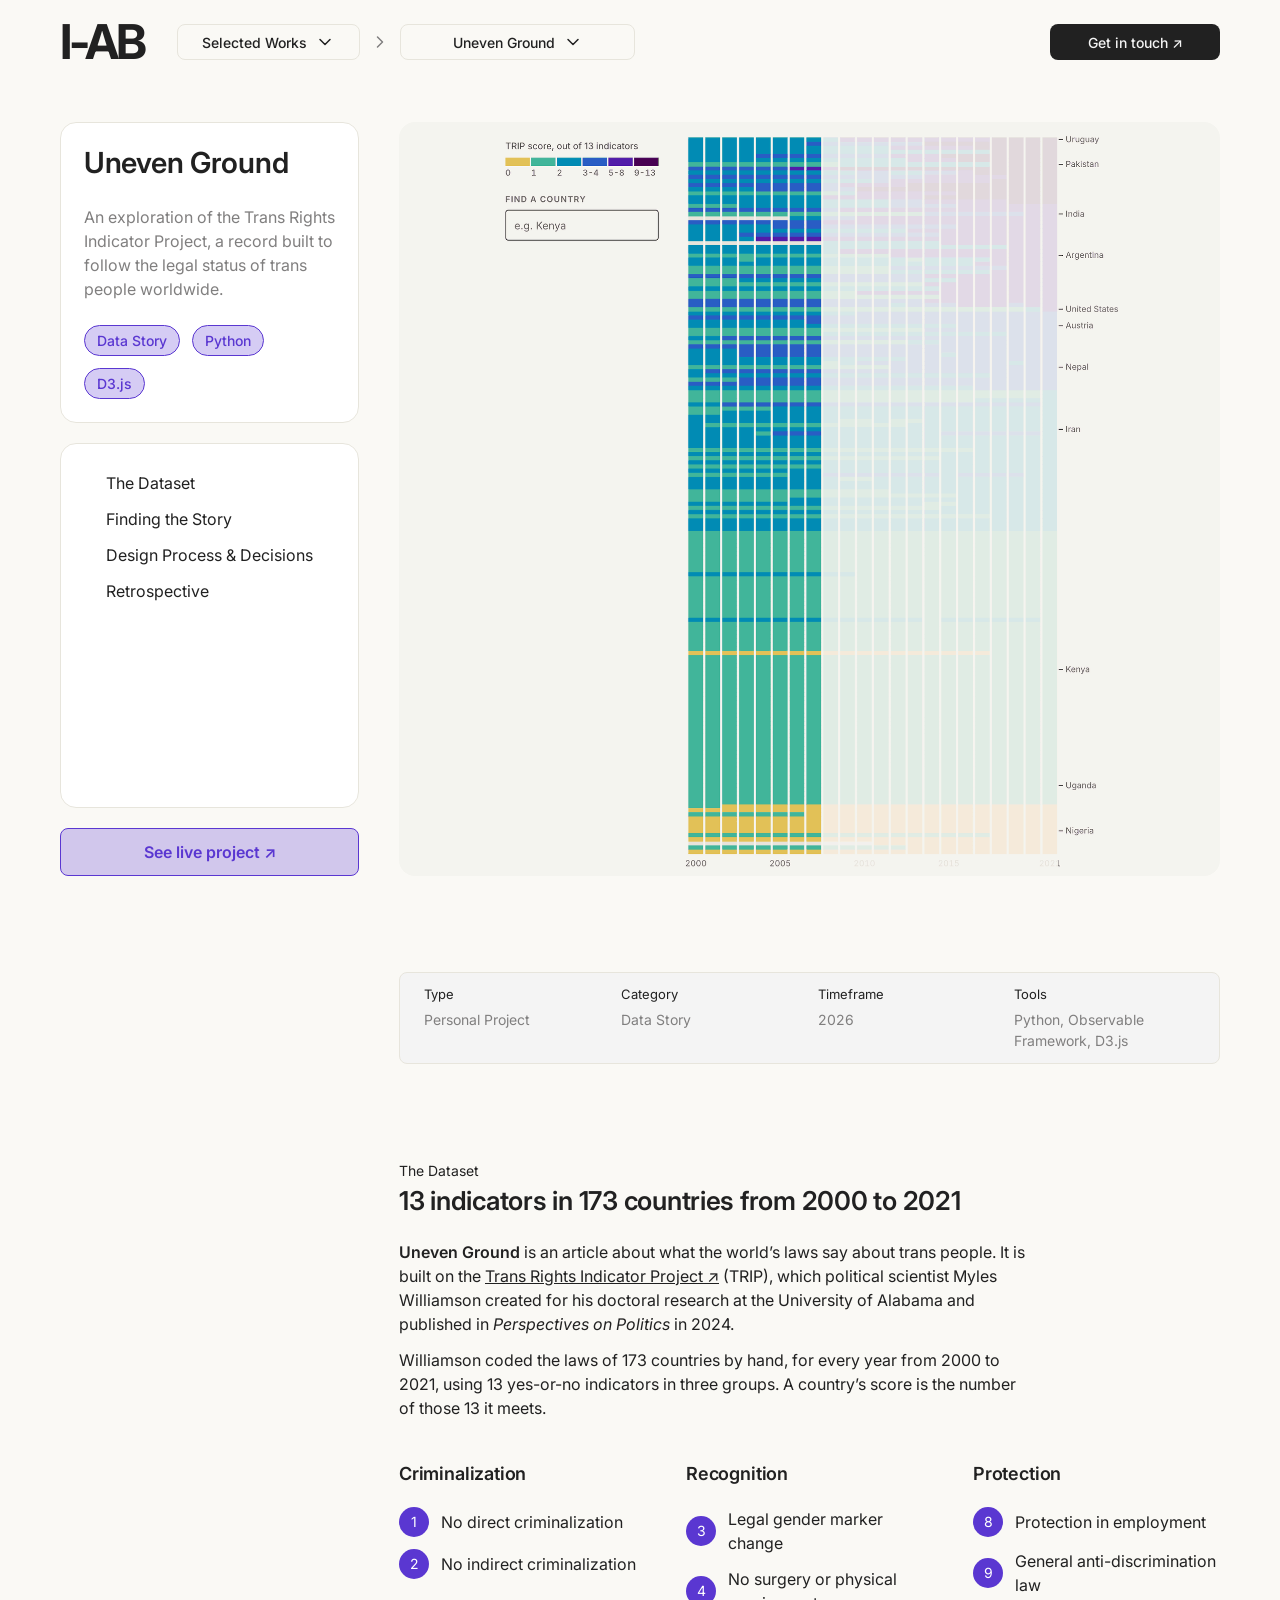
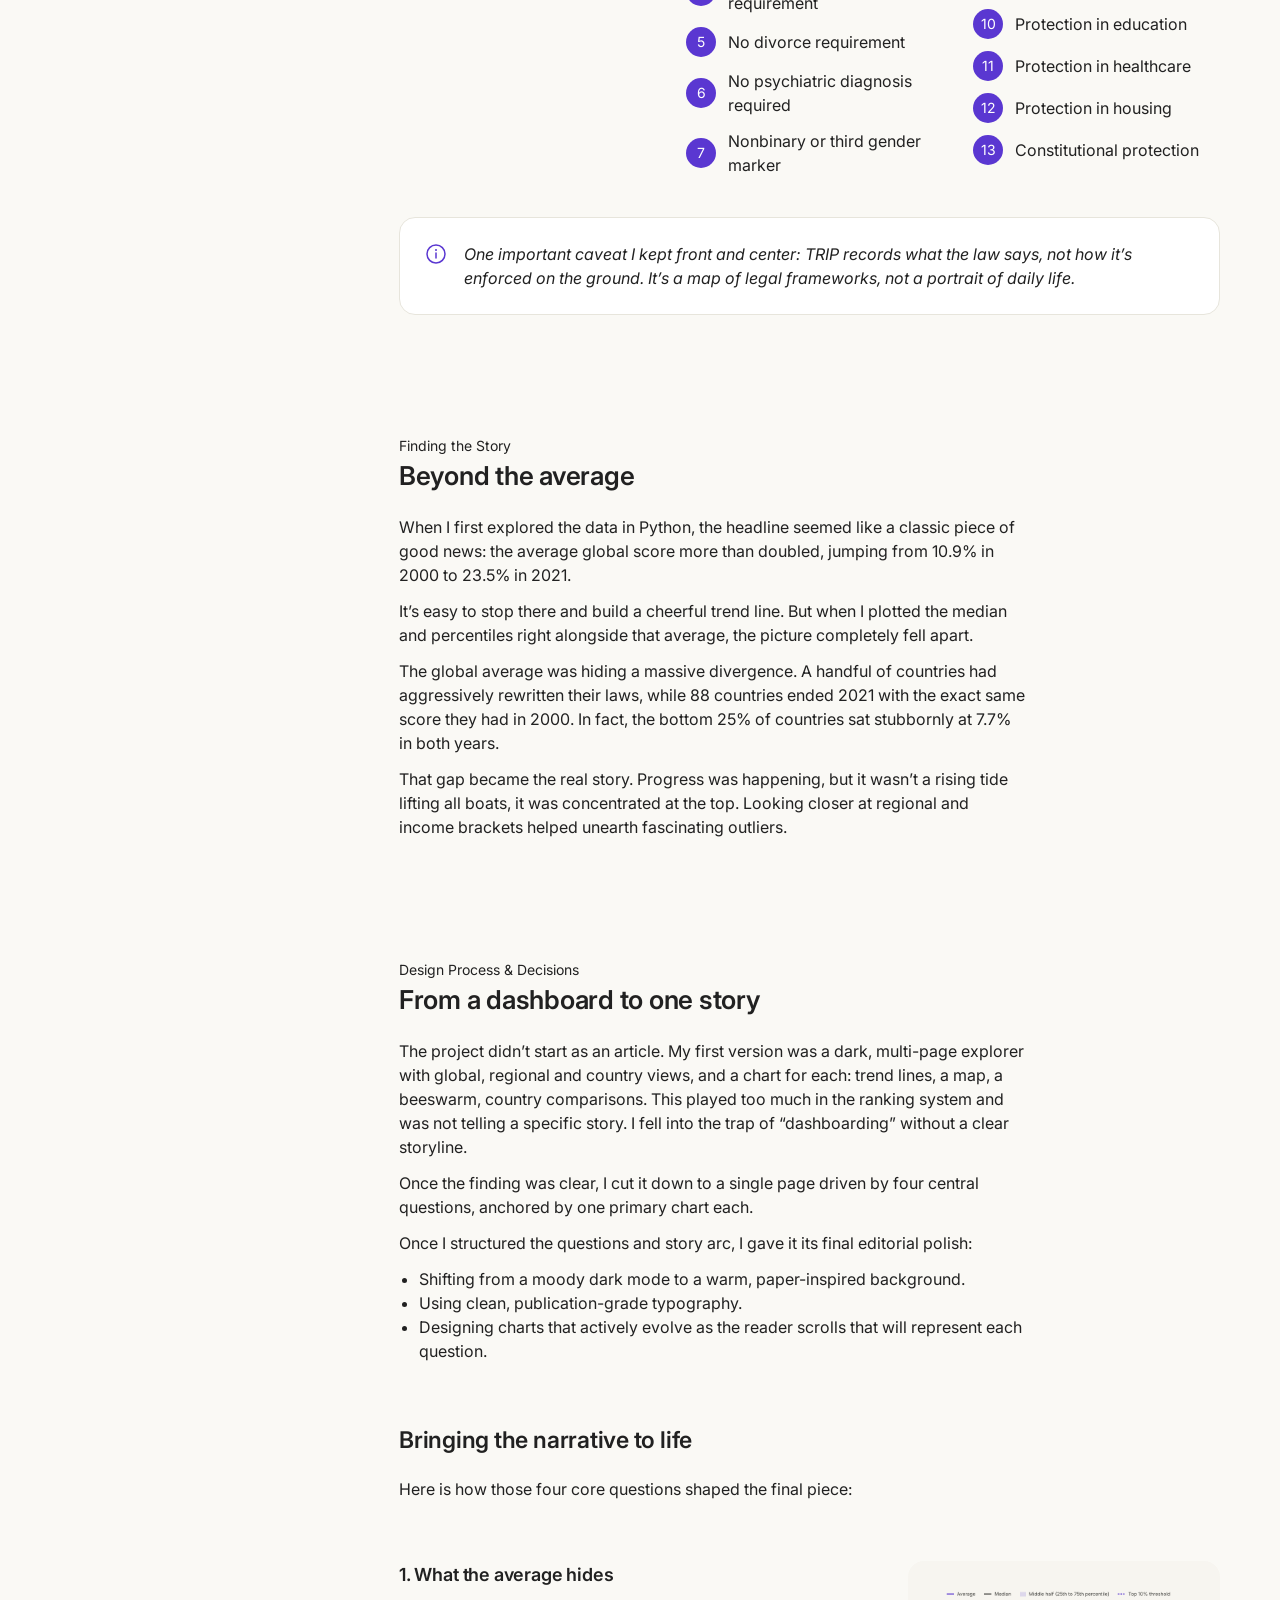
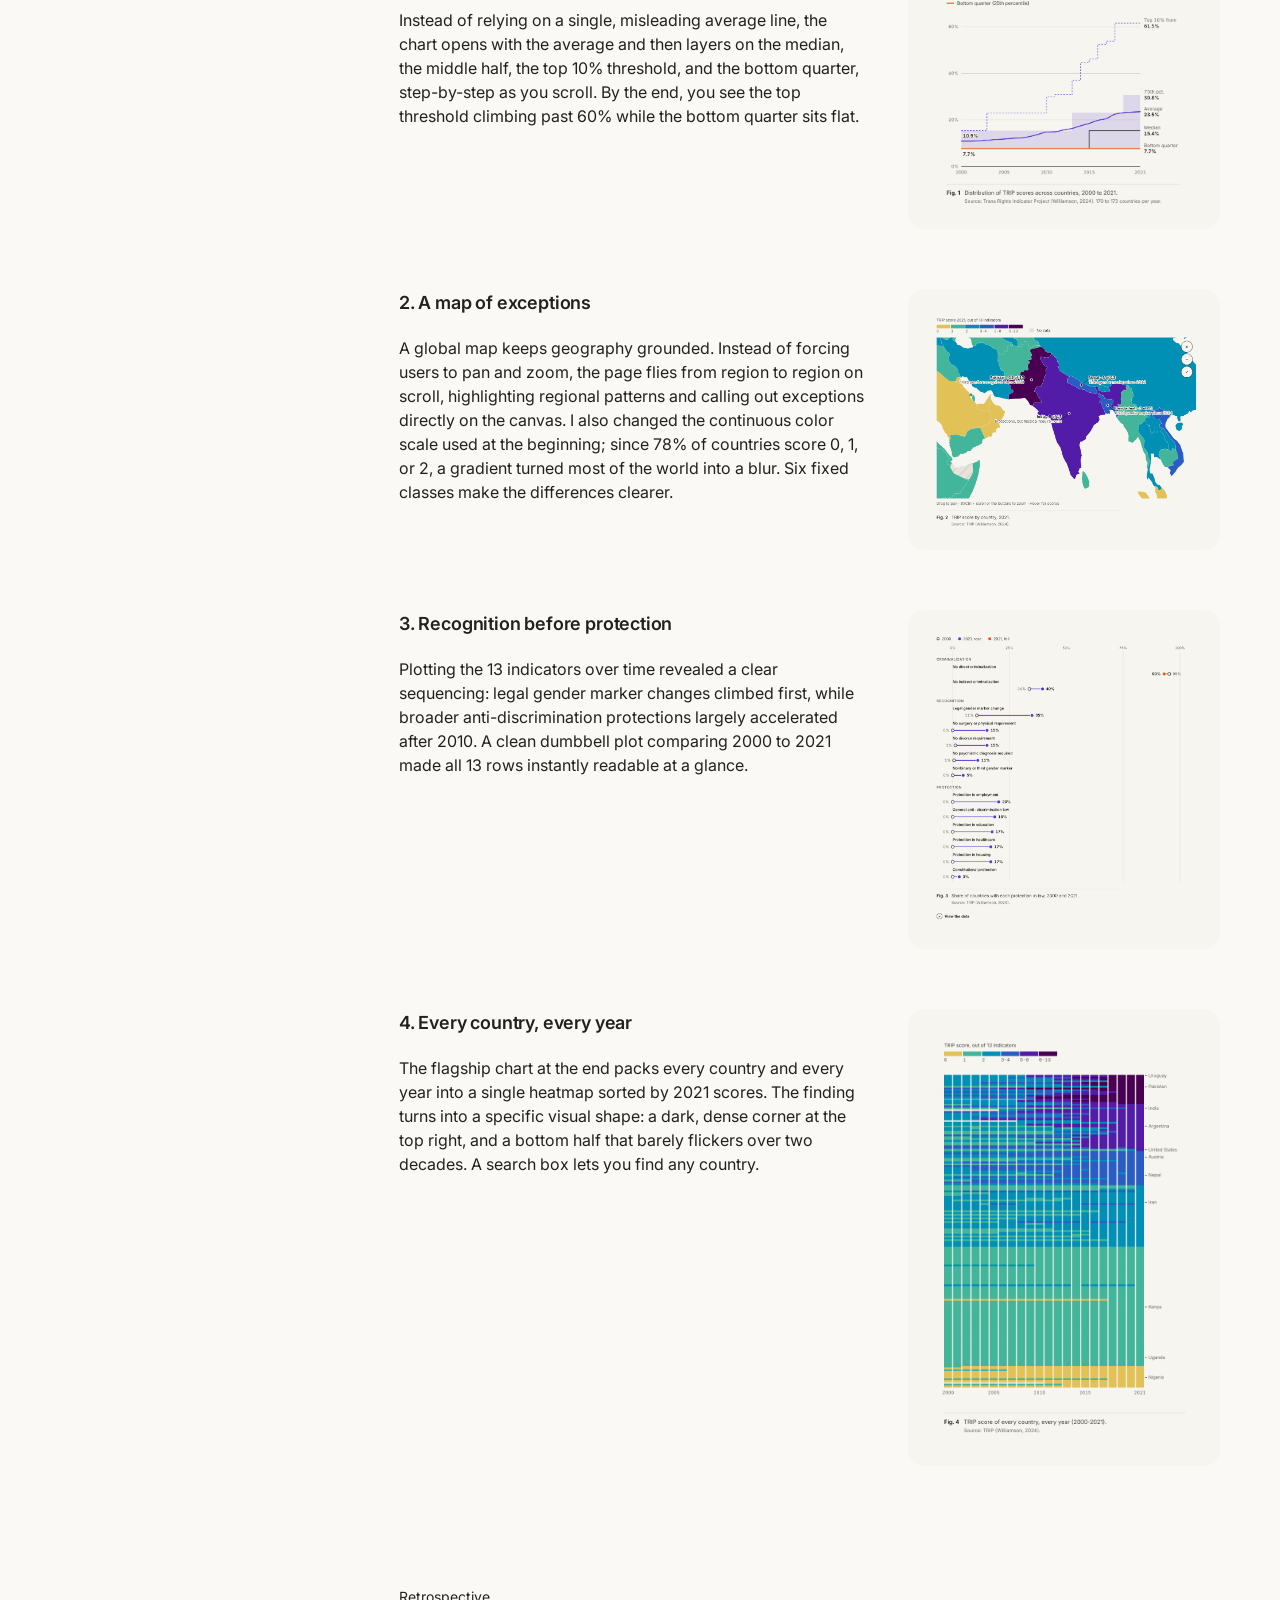
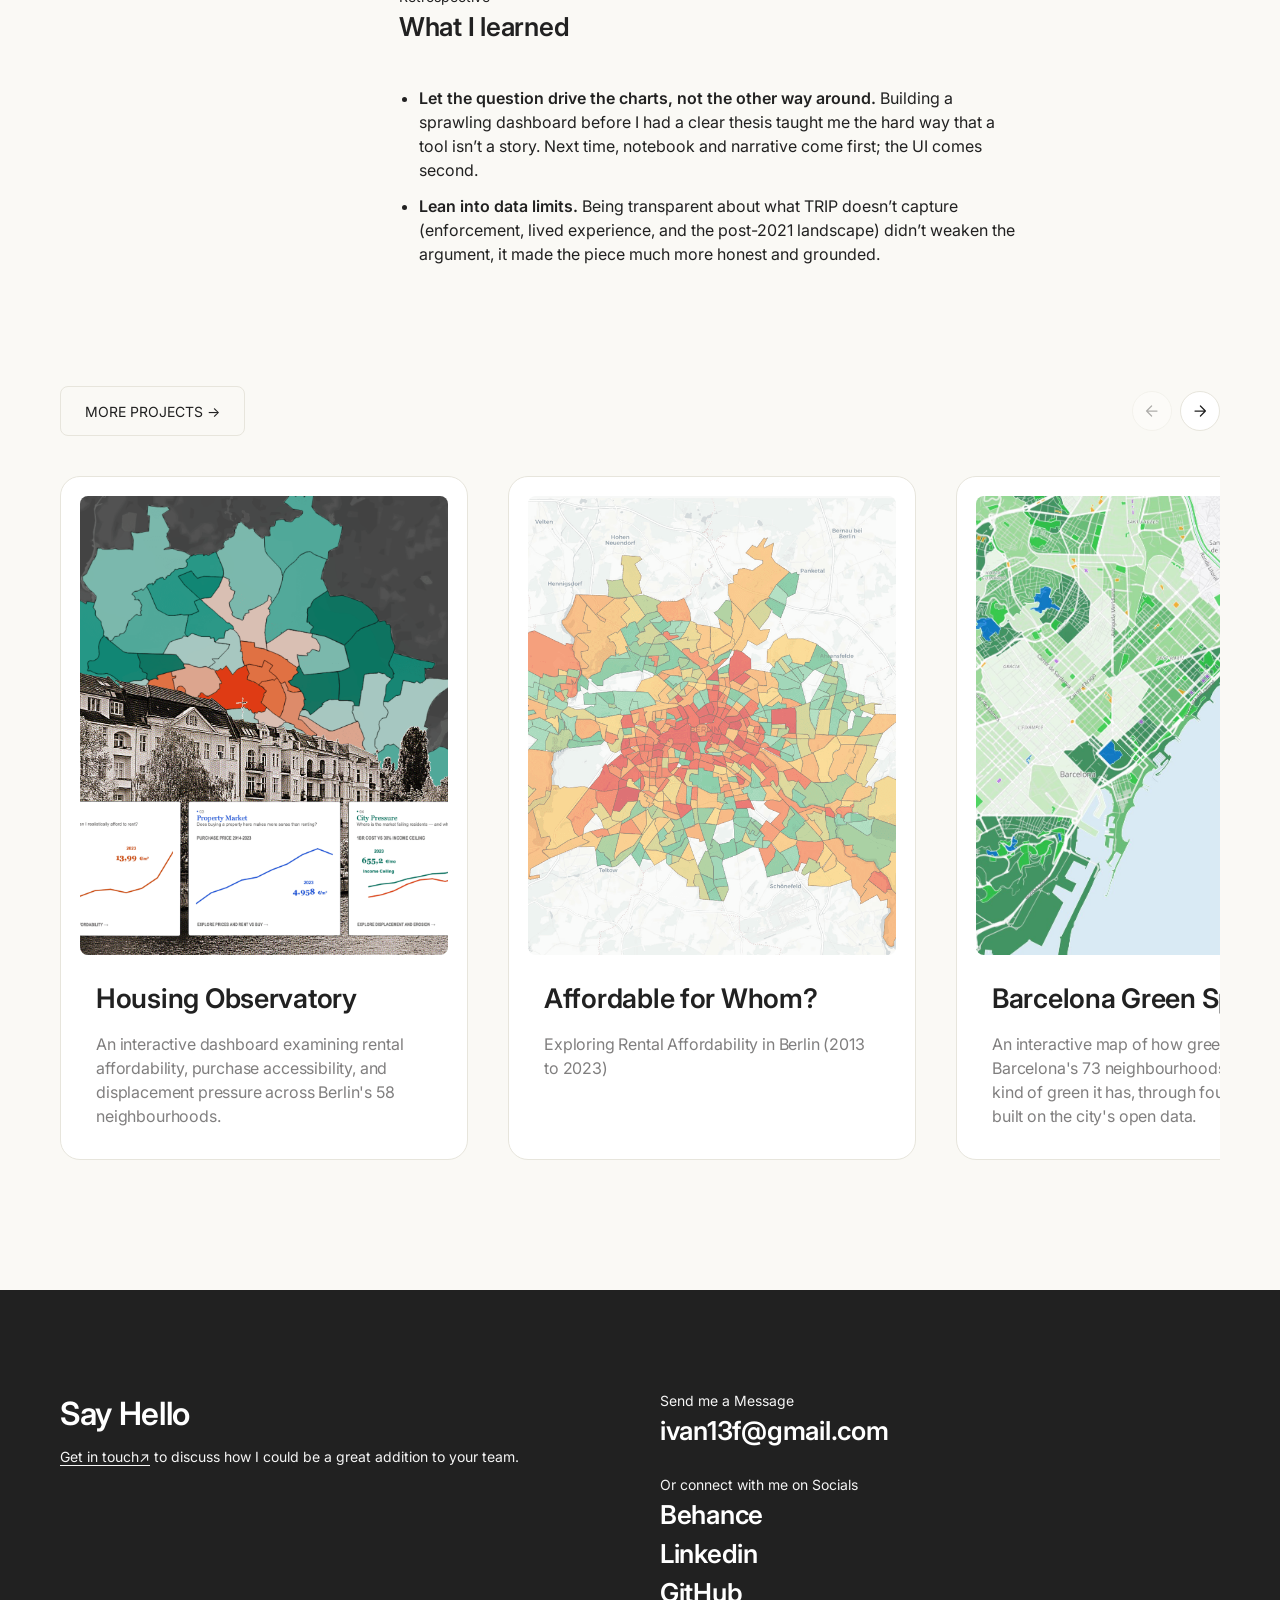
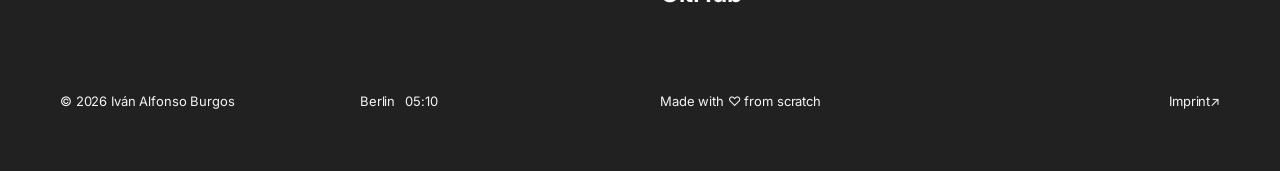
<file: uneven-ground.html>
<!doctype html>
<html lang="en">
<head>
  <meta charset="utf-8">
  <meta name="viewport" content="width=device-width, initial-scale=1">
  <title>Uneven Ground — I-AB</title>
  <meta name="description" content="An exploration of the Trans Rights Indicator Project, a record built to follow the legal status of trans people worldwide.">
  <meta property="og:title" content="Uneven Ground — I-AB">
  <meta property="og:description" content="An exploration of the Trans Rights Indicator Project, a record built to follow the legal status of trans people worldwide.">
  <meta property="og:image" content="https://www.ivan-alfonsoburgos.com/assets/img/uneven-ground-cover.jpg">
  <link rel="icon" href="assets/img/favicon-light.png" media="(prefers-color-scheme: light)">
  <link rel="icon" href="assets/img/favicon-dark.png" media="(prefers-color-scheme: dark)">
  <link rel="apple-touch-icon" href="assets/img/apple-touch-icon.png">
  <link rel="preconnect" href="https://fonts.googleapis.com">
  <link rel="preconnect" href="https://fonts.gstatic.com" crossorigin>
  <link rel="stylesheet" href="https://fonts.googleapis.com/css2?family=Inter:wght@400;500;600;700&display=swap">
  <link rel="stylesheet" href="css/style.css?v=20261118c">
  <script>document.documentElement.classList.add("js")</script>
</head>
<body data-page="project" data-project="uneven-ground">
  <div data-nav></div>

  <main class="case">
    <aside class="case-side" data-case-side></aside>

    <article class="case-content">
      <div class="cs-hero cs-hero--fit" style="--hero-bg:#F4F4EF; --hero-ratio:1 / 1">
        <img src="assets/img/uneven-ground-hero.gif" alt="Animated heatmap from the article: 173 countries by 22 years, filling in year by year, with a dark corner forming at the top right while the bottom rows barely change" width="1281" height="1500">
      </div>

      <dl class="facts">
        <div><dt>Type</dt><dd>Personal Project</dd></div>
        <div><dt>Category</dt><dd>Data Story</dd></div>
        <div><dt>Timeframe</dt><dd>2026</dd></div>
        <div><dt>Tools</dt><dd>Python, Observable Framework, D3.js</dd></div>
      </dl>

      <div class="cs-sections">

        <section class="cs-section" id="dataset" data-toc="The Dataset">
          <div class="stack">
            <header class="cs-head"><p class="eyebrow">The Dataset</p><h2>13 indicators in 173 countries from 2000 to 2021</h2></header>
            <div class="prose">
              <p><strong>Uneven Ground</strong> is an article about what the world’s laws say about trans people. It is built on the <a href="https://www.myleswilliamson.net/trip-data" target="_blank" rel="noopener">Trans Rights Indicator Project ↗︎</a> (TRIP), which political scientist Myles Williamson created for his doctoral research at the University of Alabama and published in <em>Perspectives on Politics</em> in 2024.</p>
              <p>Williamson coded the laws of 173 countries by hand, for every year from 2000 to 2021, using 13 yes-or-no indicators in three groups. A country’s score is the number of those 13 it meets.</p>
            </div>
          </div>
          <div class="cols-3 cols-3--stack-narrow">
            <div class="stack">
              <h3 class="tile__title">Criminalization</h3>
              <ol class="steps steps--compact">
                <li class="step"><span class="badge" aria-hidden="true">1</span><span>No direct criminalization</span></li>
                <li class="step"><span class="badge" aria-hidden="true">2</span><span>No indirect criminalization</span></li>
              </ol>
            </div>
            <div class="stack">
              <h3 class="tile__title">Recognition</h3>
              <ol class="steps steps--compact" start="3">
                <li class="step"><span class="badge" aria-hidden="true">3</span><span>Legal gender marker change</span></li>
                <li class="step"><span class="badge" aria-hidden="true">4</span><span>No surgery or physical requirement</span></li>
                <li class="step"><span class="badge" aria-hidden="true">5</span><span>No divorce requirement</span></li>
                <li class="step"><span class="badge" aria-hidden="true">6</span><span>No psychiatric diagnosis required</span></li>
                <li class="step"><span class="badge" aria-hidden="true">7</span><span>Nonbinary or third gender marker</span></li>
              </ol>
            </div>
            <div class="stack">
              <h3 class="tile__title">Protection</h3>
              <ol class="steps steps--compact" start="8">
                <li class="step"><span class="badge" aria-hidden="true">8</span><span>Protection in employment</span></li>
                <li class="step"><span class="badge" aria-hidden="true">9</span><span>General anti-discrimination law</span></li>
                <li class="step"><span class="badge" aria-hidden="true">10</span><span>Protection in education</span></li>
                <li class="step"><span class="badge" aria-hidden="true">11</span><span>Protection in healthcare</span></li>
                <li class="step"><span class="badge" aria-hidden="true">12</span><span>Protection in housing</span></li>
                <li class="step"><span class="badge" aria-hidden="true">13</span><span>Constitutional protection</span></li>
              </ol>
            </div>
          </div>
          <p class="note note--icon">
            <svg class="note__icon" viewBox="0 0 24 24" fill="none" aria-hidden="true"><circle cx="12" cy="12" r="9" stroke="currentColor" stroke-width="1.5"/><path d="M12 11v5" stroke="currentColor" stroke-width="1.5" stroke-linecap="round"/><circle cx="12" cy="8" r="1" fill="currentColor"/></svg>
            <em>One important caveat I kept front and center: TRIP records what the law says, not how it’s enforced on the ground. It’s a map of legal frameworks, not a portrait of daily life.</em>
          </p>
        </section>

        <section class="cs-section" id="story" data-toc="Finding the Story">
          <div class="stack">
            <header class="cs-head"><p class="eyebrow">Finding the Story</p><h2>Beyond the average</h2></header>
            <div class="prose">
              <p>When I first explored the data in Python, the headline seemed like a classic piece of good news: the average global score more than doubled, jumping from 10.9% in 2000 to 23.5% in 2021.</p>
              <p>It’s easy to stop there and build a cheerful trend line. But when I plotted the median and percentiles right alongside that average, the picture completely fell apart.</p>
              <p>The global average was hiding a massive divergence. A handful of countries had aggressively rewritten their laws, while 88 countries ended 2021 with the exact same score they had in 2000. In fact, the bottom 25% of countries sat stubbornly at 7.7% in both years.</p>
              <p>That gap became the real story. Progress was happening, but it wasn’t a rising tide lifting all boats, it was concentrated at the top. Looking closer at regional and income brackets helped unearth fascinating outliers.</p>
            </div>
          </div>
        </section>

        <section class="cs-section cs-section--mid" id="design" data-toc="Design Process &amp; Decisions">
          <div class="stack">
            <header class="cs-head"><p class="eyebrow">Design Process &amp; Decisions</p><h2>From a dashboard to one story</h2></header>
            <div class="prose">
              <p>The project didn’t start as an article. My first version was a dark, multi-page explorer with global, regional and country views, and a chart for each: trend lines, a map, a beeswarm, country comparisons. This played too much in the ranking system and was not telling a specific story. I fell into the trap of “dashboarding” without a clear storyline.</p>
              <p>Once the finding was clear, I cut it down to a single page driven by four central questions, anchored by one primary chart each.</p>
              <p>Once I structured the questions and story arc, I gave it its final editorial polish:</p>
              <ul>
                <li>Shifting from a moody dark mode to a warm, paper-inspired background.</li>
                <li>Using clean, publication-grade typography.</li>
                <li>Designing charts that actively evolve as the reader scrolls that will represent each question.</li>
              </ul>
            </div>
          </div>

          <div class="stack">
            <h3 class="cs-subhead">Bringing the narrative to life</h3>
            <div class="prose"><p>Here is how those four core questions shaped the final piece:</p></div>
          </div>

          <div class="concept__row concept__row--thumb">
            <div class="stack">
              <h4 class="tile__title">1. What the average hides</h4>
              <div class="prose"><p>Instead of relying on a single, misleading average line, the chart opens with the average and then layers on the median, the middle half, the top 10% threshold, and the bottom quarter, step-by-step as you scroll. By the end, you see the top threshold climbing past 60% while the bottom quarter sits flat.</p></div>
            </div>
            <div class="cs-media cs-media--pad" style="--media-bg:#F7F5F0"><img src="assets/img/uneven-ground-fig1.png" alt="Fig. 1: the distribution of TRIP scores from 2000 to 2021, with the top 10% threshold climbing to 61.5% while the bottom quarter stays at 7.7%" width="1440" height="1198" loading="lazy" decoding="async" data-zoom></div>
          </div>

          <div class="concept__row concept__row--thumb">
            <div class="stack">
              <h4 class="tile__title">2. A map of exceptions</h4>
              <div class="prose"><p>A global map keeps geography grounded. Instead of forcing users to pan and zoom, the page flies from region to region on scroll, highlighting regional patterns and calling out exceptions directly on the canvas. I also changed the continuous color scale used at the beginning; since 78% of countries score 0, 1, or 2, a gradient turned most of the world into a blur. Six fixed classes make the differences clearer.</p></div>
            </div>
            <div class="cs-media cs-media--pad" style="--media-bg:#F7F5F0"><img src="assets/img/uneven-ground-map.png" alt="Fig. 2: the world map zoomed into South Asia, with Pakistan at 11 of 13 and India at 8 labelled directly on the map" width="1838" height="1482" loading="lazy" decoding="async" data-zoom></div>
          </div>

          <div class="concept__row concept__row--thumb">
            <div class="stack">
              <h4 class="tile__title">3. Recognition before protection</h4>
              <div class="prose"><p>Plotting the 13 indicators over time revealed a clear sequencing: legal gender marker changes climbed first, while broader anti-discrimination protections largely accelerated after 2010. A clean dumbbell plot comparing 2000 to 2021 made all 13 rows instantly readable at a glance.</p></div>
            </div>
            <div class="cs-media cs-media--pad" style="--media-bg:#F7F5F0"><img src="assets/img/uneven-ground-fig3.png" alt="Fig. 3: a dumbbell plot of the share of countries with each of the 13 rights in 2000 and 2021, grouped into criminalization, recognition and protection" width="1838" height="2020" loading="lazy" decoding="async" data-zoom></div>
          </div>

          <div class="concept__row concept__row--thumb">
            <div class="stack">
              <h4 class="tile__title">4. Every country, every year</h4>
              <div class="prose"><p>The flagship chart at the end packs every country and every year into a single heatmap sorted by 2021 scores. The finding turns into a specific visual shape: a dark, dense corner at the top right, and a bottom half that barely flickers over two decades. A search box lets you find any country.</p></div>
            </div>
            <div class="cs-media cs-media--pad" style="--media-bg:#F7F5F0"><img src="assets/img/uneven-ground-fig4.png" alt="Fig. 4: the full heatmap of 173 countries by 22 years, sorted by 2021 score, with a dark corner at the top right and a bottom half whose colours barely change from 2000 to 2021" width="1400" height="2168" loading="lazy" decoding="async" data-zoom></div>
          </div>
        </section>

        <section class="cs-section" id="retrospective" data-toc="Retrospective">
          <header class="cs-head"><p class="eyebrow">Retrospective</p><h2>What I learned</h2></header>
          <div class="prose">
            <ul class="list--spaced">
              <li><strong>Let the question drive the charts, not the other way around.</strong> Building a sprawling dashboard before I had a clear thesis taught me the hard way that a tool isn’t a story. Next time, notebook and narrative come first; the UI comes second.</li>
              <li><strong>Lean into data limits.</strong> Being transparent about what TRIP doesn’t capture (enforcement, lived experience, and the post-2021 landscape) didn’t weaken the argument, it made the piece much more honest and grounded.</li>
            </ul>
          </div>
        </section>

      </div>
    </article>
  </main>

  <section data-more-projects></section>
  <div data-footer></div>

  <script src="js/projects.js?v=20261118c"></script>
  <script src="js/site.js?v=20261118c"></script>
</body>
</html>
</file>
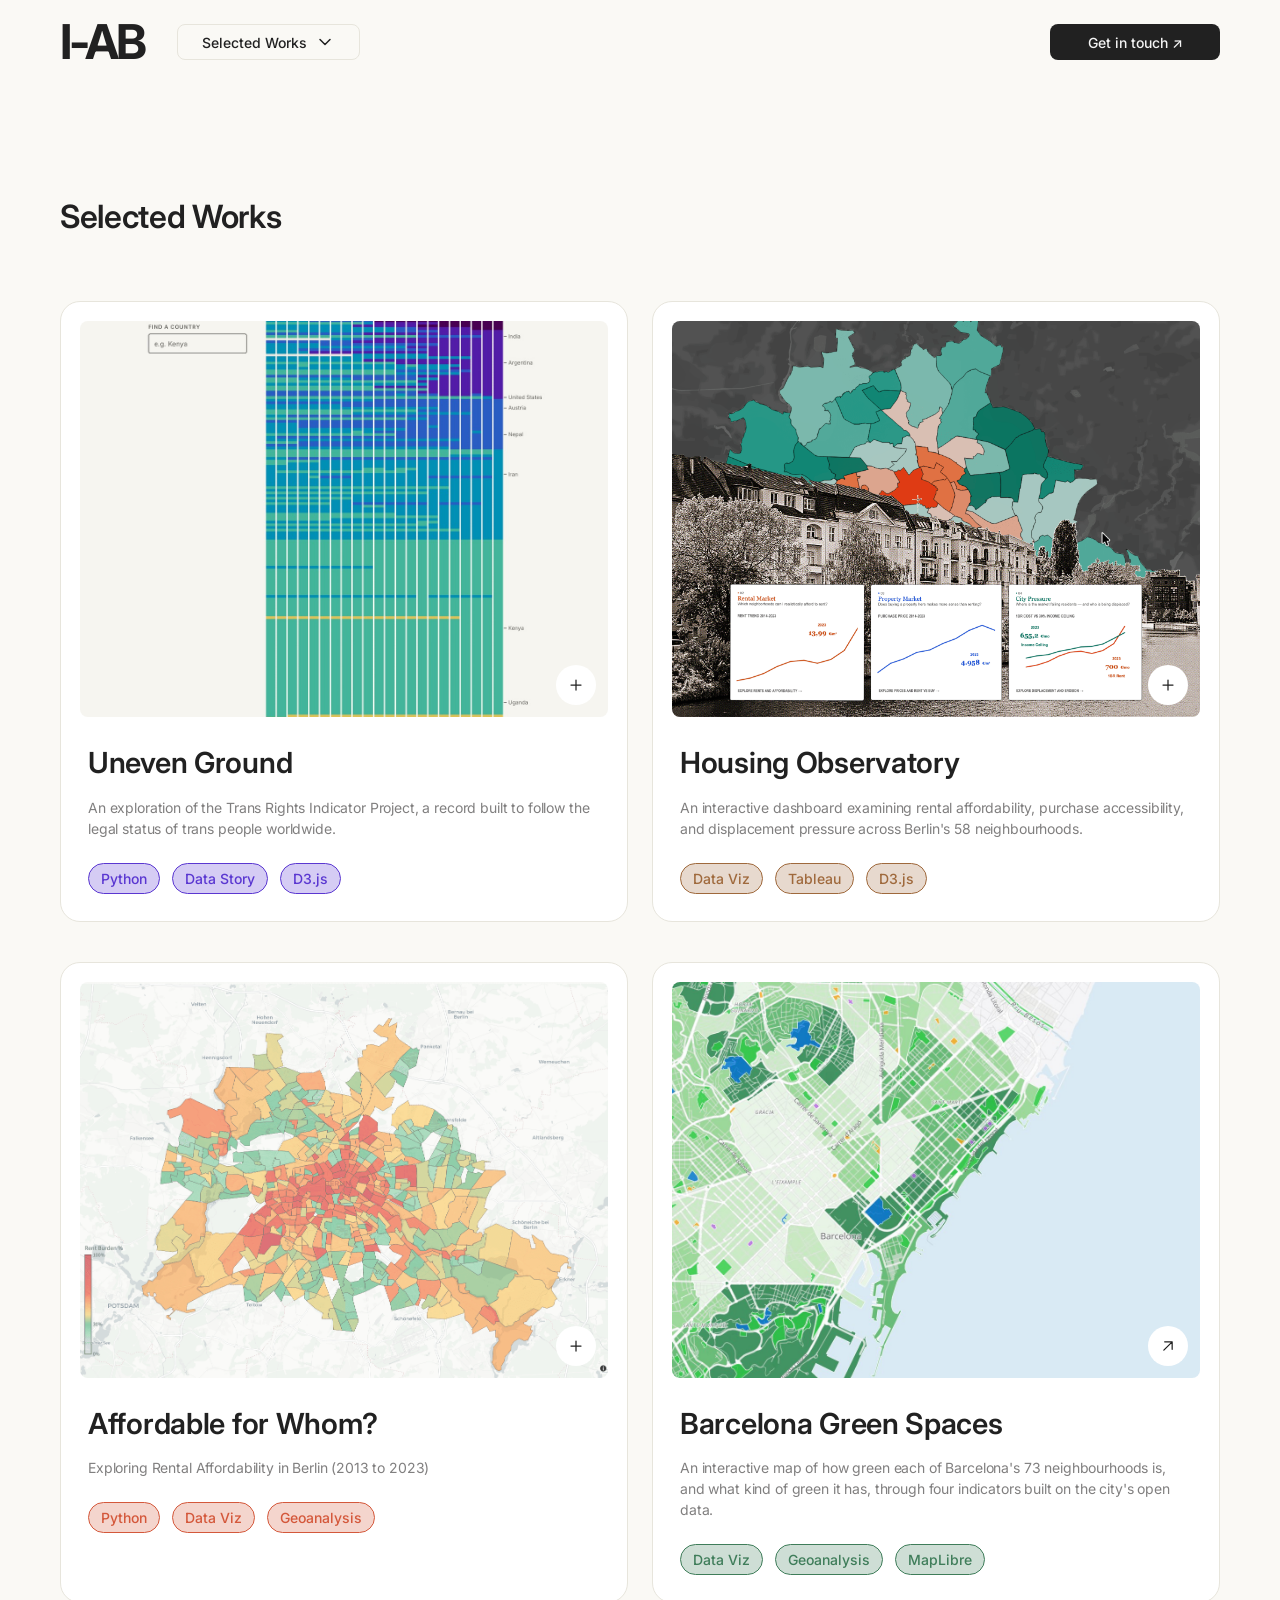
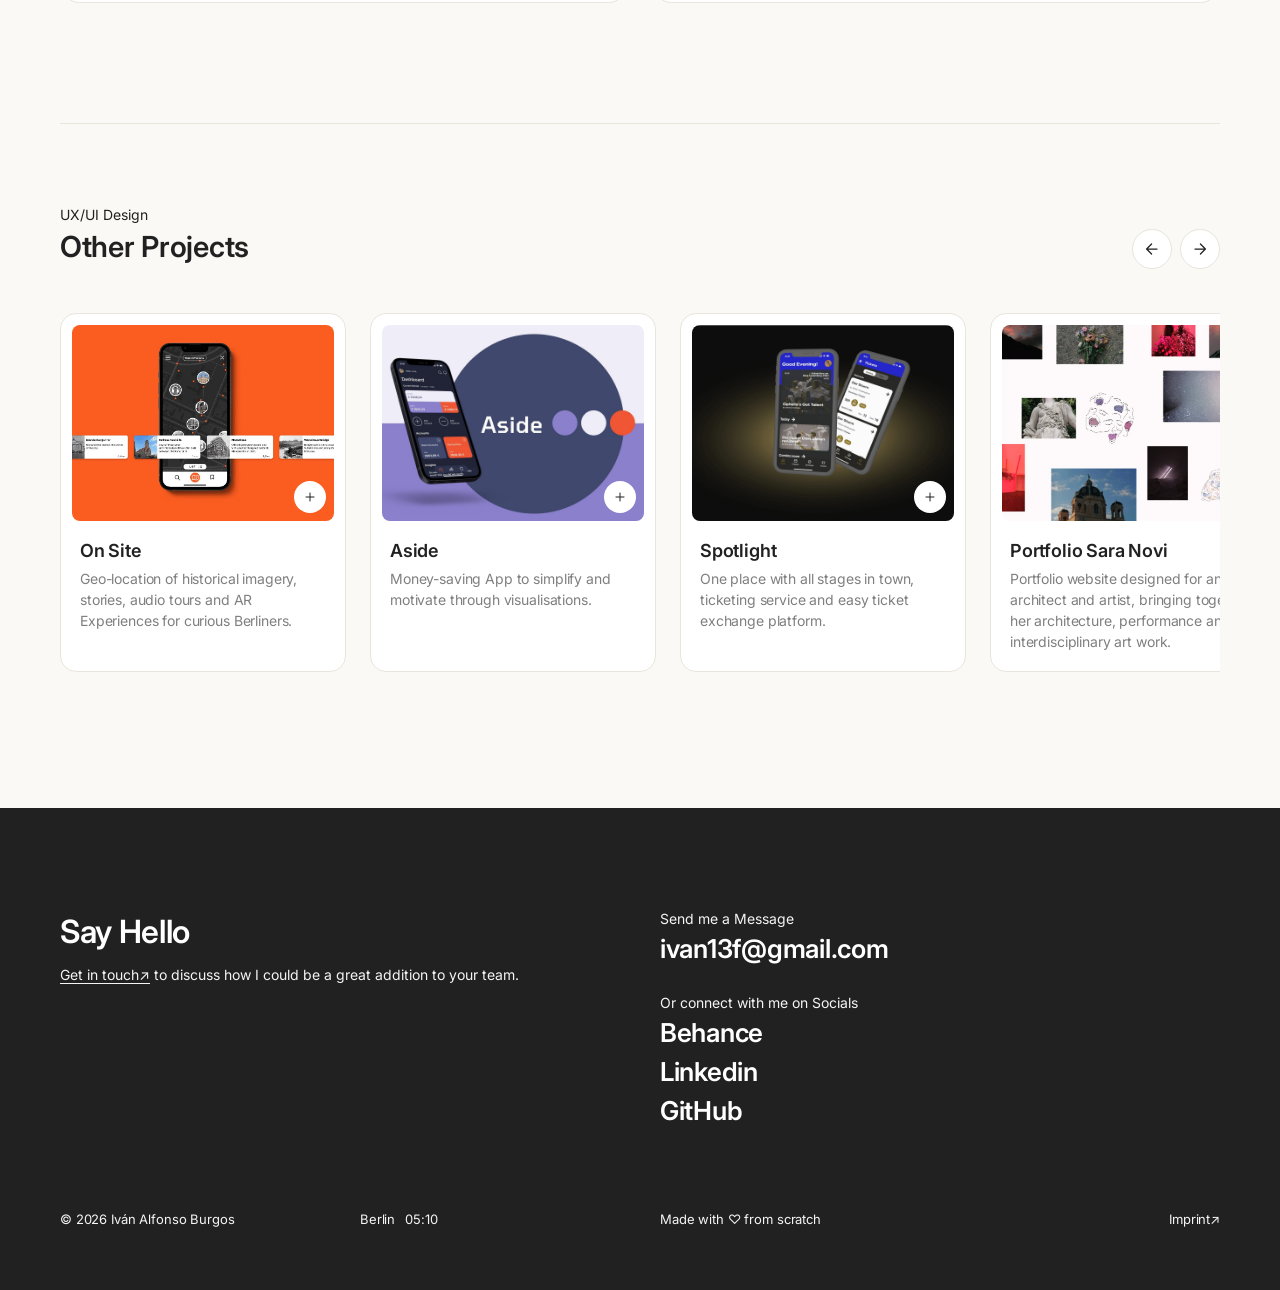
<file: works.html>
<!doctype html>
<html lang="en">
<head>
  <meta charset="utf-8">
  <meta name="viewport" content="width=device-width, initial-scale=1">
  <title>Selected Works — I-AB</title>
  <meta name="description" content="Selected data visualization and analytics projects by Iván Alfonso Burgos, plus earlier UX and UI case studies.">
  <meta property="og:title" content="Selected Works — I-AB">
  <meta property="og:image" content="https://www.ivan-alfonsoburgos.com/assets/img/og-image.png">
  <link rel="icon" href="assets/img/favicon-light.png" media="(prefers-color-scheme: light)">
  <link rel="icon" href="assets/img/favicon-dark.png" media="(prefers-color-scheme: dark)">
  <link rel="apple-touch-icon" href="assets/img/apple-touch-icon.png">
  <link rel="preconnect" href="https://fonts.googleapis.com">
  <link rel="preconnect" href="https://fonts.gstatic.com" crossorigin>
  <link rel="stylesheet" href="https://fonts.googleapis.com/css2?family=Inter:wght@400;500;600;700&display=swap">
  <link rel="stylesheet" href="css/style.css?v=20261118c">
  <script>document.documentElement.classList.add("js")</script>
</head>
<body data-page="works">
  <div data-nav></div>

  <main class="wrap page">
    <h1 class="t-page">Selected Works</h1>
    <!-- Cards come from js/projects.js -->
    <div class="project-list project-list--grid" data-project-list></div>

    <!-- Earlier UX case studies: smaller cards, from the entries with group: "other" in js/projects.js -->
    <section class="works-other" aria-labelledby="other-title">
      <hr class="rule">
      <div class="works-other__head">
        <div class="section-title">
          <p class="t-small">UX/UI Design</p>
          <h2 class="t-h2" id="other-title">Other Projects</h2>
        </div>
        <div class="more__arrows" data-other-arrows hidden>
          <button type="button" data-dir="-1" aria-label="Previous projects"><svg class="icon" viewBox="0 0 24 24" fill="none"><path d="M18 12H5.5m0 0 6-6m-6 6 6 6" stroke="currentColor" stroke-width="1.5" stroke-linecap="round" stroke-linejoin="round"/></svg></button>
          <button type="button" data-dir="1" aria-label="Next projects"><svg class="icon" viewBox="0 0 24 24" fill="none"><path d="M6 12h12.5m0 0-6-6m6 6-6 6" stroke="currentColor" stroke-width="1.5" stroke-linecap="round" stroke-linejoin="round"/></svg></button>
        </div>
      </div>
      <div class="other-list" data-project-list="other" data-reveal tabindex="0" role="region" aria-label="Other Projects (scrolls sideways)"></div>
    </section>
  </main>

  <div data-footer></div>

  <script src="js/projects.js?v=20261118c"></script>
  <script src="js/site.js?v=20261118c"></script>
</body>
</html>
</file>
<file: css/style.css>
/* ==========================================================================
   I-AB portfolio — rebuilt from the Framer site
   Breakpoints match Framer: desktop ≥1024 · tablet 810–1023 · phone <810
   ========================================================================== */

:root {
  /* Colour tokens (taken from the Framer project) */
  --bg: #faf9f5;
  --surface: #ffffff;
  --ink: #212121;
  --muted: #807f7f;
  --soft: #999897;
  --line: #e7e5dc;
  --hover: #f1efe9;
  --active: #f2f0ea;
  --fact: #f4f4f4;
  --trigger-hover: #f5f5f5;
  --footer: #212121;
  --footer-ink: #f5f5f5;
  --green: #058f13;

  /* Layout */
  --max: 1440px;
  --gutter: 60px;
  --nav-h: 84px;

  /* Motion — the exact curves Framer uses on this site */
  --ease-appear: cubic-bezier(0.44, 0, 0.56, 1); /* page-load slide-ins, 0.6s */
  --ease-reveal: cubic-bezier(0.12, 0.23, 0.5, 1); /* scroll reveals, 0.8s */
  --ease-spring: cubic-bezier(0.34, 1.4, 0.64, 1); /* ≈ spring {duration .4, bounce .2} */

  --shadow-card:
    0.3px 0.3px 0.43px -1.25px rgba(0, 0, 0, 0.18),
    1.14px 1.14px 1.62px -2.5px rgba(0, 0, 0, 0.16),
    5px 5px 7.07px -3.75px rgba(0, 0, 0, 0.06);
  --shadow-card-lg:
    0.59px 0.3px 0.66px -0.75px rgba(0, 0, 0, 0.18),
    1.61px 0.81px 1.8px -1.5px rgba(0, 0, 0, 0.18),
    3.54px 1.77px 3.96px -2.25px rgba(0, 0, 0, 0.17),
    7.87px 3.93px 8.8px -3px rgba(0, 0, 0, 0.14),
    20px 10px 22.36px -3.75px rgba(0, 0, 0, 0.06);
  --shadow-menu: 0 10px 20px rgba(0, 0, 0, 0.05);

  --font: "Inter", "Inter Placeholder", system-ui, -apple-system, "Segoe UI", sans-serif;
  --serif: Georgia, "Times New Roman", serif;
}

@media (max-width: 1023.98px) {
  :root { --gutter: 30px; }
}
@media (max-width: 809.98px) {
  :root { --gutter: 16px; }
}

/* ---------- Base ---------- */
*,
*::before,
*::after { box-sizing: border-box; }

/* clip (not hidden) so off-screen reveal start positions never widen the page and sticky still works */
html { -webkit-text-size-adjust: 100%; scroll-behavior: smooth; overflow-x: clip; }
body {
  margin: 0;
  background: var(--bg);
  color: var(--ink);
  font-family: var(--font);
  font-size: 16px;
  line-height: 1.5;
  -webkit-font-smoothing: antialiased;
  -moz-osx-font-smoothing: grayscale;
  overflow-x: clip;
}
/* height: auto keeps proportions when max-width shrinks an image that has width/height attributes */
img, video { display: block; max-width: 100%; height: auto; }
[hidden] { display: none !important; }
a { color: inherit; }
p, h1, h2, h3, h4, ul, ol { margin: 0; }
button { font: inherit; color: inherit; }
:focus-visible { outline: 2px solid var(--ink); outline-offset: 3px; border-radius: 4px; }

.wrap {
  width: 100%;
  max-width: var(--max);
  margin: 0 auto;
  padding: 0 var(--gutter);
}
.sr-only {
  position: absolute; width: 1px; height: 1px; padding: 0; margin: -1px;
  overflow: hidden; clip: rect(0 0 0 0); white-space: nowrap; border: 0;
}

/* ---------- Type scale ---------- */
.t-display { font-size: 42px; line-height: 1.2; font-weight: 600; }
.t-page    { font-size: 32px; line-height: 1.5; font-weight: 600; letter-spacing: -0.01em; }
.t-h2      { font-size: 29px; line-height: 1.5; font-weight: 600; letter-spacing: -0.01em; }
.t-lead    { font-size: 26px; line-height: 1.5; font-weight: 600; letter-spacing: -0.01em; }
.t-body    { font-size: 16px; line-height: 1.5; }
.t-small   { font-size: 14px; line-height: 1.5; }
.t-xs      { font-size: 13px; line-height: 1.5; letter-spacing: -0.01em; }
.c-ink     { color: var(--ink); }
.c-muted   { color: var(--muted); }
.c-soft    { color: var(--soft); }

/* ---------- Buttons ---------- */
.btn {
  display: inline-flex;
  align-items: center;
  justify-content: center;
  gap: 8px;
  height: 36px;
  padding: 0 24px;
  border-radius: 8px;
  font-size: 14px;
  line-height: 1.5;
  text-decoration: none;
  white-space: nowrap;
  transition: background-color 0.25s ease, box-shadow 0.4s var(--ease-spring), color 0.25s ease;
}
.btn--dark { min-width: 170px; background: var(--ink); color: #f4f4f4; font-weight: 500; }
.btn--dark:hover { background: var(--bg); color: var(--ink); box-shadow: inset 0 0 0 1px var(--line); } /* inset, so the size doesn't shift */
.btn--outline { border: 1px solid var(--line); color: var(--ink); background: transparent; text-transform: uppercase; }
.btn--outline:hover { background: var(--surface); }
.btn--lg { height: 50px; }
.btn .icon { width: 20px; height: 20px; flex: none; }

.chips { display: flex; flex-wrap: wrap; gap: 12px; }
.chip {
  display: inline-flex;
  align-items: center;
  padding: 4px 12px;
  border-radius: 16px;
  border: 1px solid var(--accent);
  background: color-mix(in srgb, var(--accent) 25%, transparent);
  color: var(--accent);
  font-size: 14px;
  line-height: 1.5;
  font-weight: 500;
  white-space: nowrap;
}

/* ==========================================================================
   NAV — two levels: (Home · About · Selected Works) › (project)
   ========================================================================== */
.nav {
  position: fixed;
  inset: 0 0 auto 0;
  z-index: 50;
  background: var(--bg);
}
.nav__inner {
  max-width: var(--max);
  margin: 0 auto;
  height: var(--nav-h);
  padding: 0 var(--gutter);
  display: flex;
  align-items: center;
  justify-content: space-between;
  gap: 24px;
}
.nav__left { display: flex; align-items: center; gap: 30px; min-width: 0; }
.logo {
  font-size: 48px;
  line-height: 1;
  font-weight: 700;
  letter-spacing: -0.06em;
  text-decoration: none;
  color: var(--ink);
  padding-right: 3px;
}
.crumbs { display: flex; align-items: center; gap: 10px; min-width: 0; }
.crumb-sep { width: 20px; height: 20px; color: var(--muted); transform: rotate(-90deg); flex: none; }

.dd { position: relative; }
.dd__trigger {
  display: inline-flex;
  align-items: center;
  justify-content: center;
  gap: 8px;
  height: 36px;
  min-width: 175px;
  padding: 4px 24px;
  border: 0.5px solid var(--line);
  border-radius: 8px;
  background: var(--bg);
  font-size: 14px;
  line-height: 1.5;
  font-weight: 500;
  color: var(--ink);
  cursor: pointer;
  white-space: nowrap;
  transition: background-color 0.2s ease;
}
.dd--project .dd__trigger { min-width: 235px; }
.dd__trigger:hover,
.dd.is-open .dd__trigger { background: var(--trigger-hover); }
.dd__label { overflow: hidden; text-overflow: ellipsis; }
.dd__chev { width: 20px; height: 20px; flex: none; transition: transform 0.45s var(--ease-spring); }
.dd.is-open .dd__chev { transform: rotate(180deg); }

/* The panel sits 10px under the trigger; its padding-top is an invisible
   hover bridge so the menu doesn't close while the pointer travels down. */
.dd__panel {
  position: absolute;
  top: 100%;
  left: 0;
  min-width: 100%;
  padding-top: 10px;
  opacity: 0;
  visibility: hidden;
  transform: translateY(-4px);
  transform-origin: 50% 0;
  transition: opacity 0.25s ease, transform 0.3s var(--ease-appear), visibility 0s linear 0.3s;
  z-index: 2;
}
.dd.is-open .dd__panel {
  opacity: 1;
  visibility: visible;
  transform: none;
  transition: opacity 0.25s ease, transform 0.3s var(--ease-appear), visibility 0s;
}
.dd__menu {
  display: flex;
  flex-direction: column;
  gap: 16px;
  padding: 24px 16px;
  border-radius: 10px;
  background: var(--surface);
  box-shadow: var(--shadow-menu);
}
.dd--project .dd__menu { gap: 10px; padding: 16px 8px; }
.dd__item {
  display: flex;
  align-items: center;
  justify-content: center;
  min-height: 36px;
  padding: 4px 12px;
  border-radius: 8px;
  font-size: 14px;
  line-height: 1.5;
  font-weight: 500;
  text-align: center;
  text-decoration: none;
  color: var(--ink);
  background: var(--surface);
  transition: background-color 0.2s ease;
}
.dd__item:hover { background: var(--bg); }
.dd__item[aria-current="page"] { background: var(--active); }
/* Between the data projects and the Other Projects in the project list */
.dd__divider { flex: none; height: 1px; margin: 0 4px; background: var(--line); }
/* Project sub-list inside the first dropdown: only used on phones */
.dd__sub { display: none; }

@media (max-width: 809.98px) {
  .nav__cta, .crumb-sep, .dd--project { display: none; }
  .nav__inner { padding: 0 16px; }
  .crumbs { margin-left: auto; }
  .nav__left { flex: 1; justify-content: space-between; gap: 12px; }
  .dd--main .dd__panel { left: auto; right: 0; }
  .dd__sub {
    display: flex;
    flex-direction: column;
    gap: 6px;
    margin-top: -4px;
    padding-top: 12px;
    border-top: 1px solid var(--line);
  }
  .dd__sub .dd__item { min-height: 32px; font-weight: 400; color: var(--muted); }
  .dd__sub .dd__item[aria-current="page"] { color: var(--ink); font-weight: 500; }
  .dd--main .dd__menu { min-width: 230px; }
}

/* ==========================================================================
   Motion: page-load "appear" and scroll "reveal"
   Only active when JS runs (html.js) so content never hides without it.
   ========================================================================== */
.js [data-appear] {
  opacity: 0.001;
  transition: opacity 0.6s var(--ease-appear), transform 0.6s var(--ease-appear);
}
.js [data-appear="down"] { transform: translateY(-150px); }  /* falls in from above */
.js [data-appear="right"] { transform: translateX(-150px); } /* slides in from the left */
.js [data-appear="up"] { transform: translateY(150px); opacity: 1; } /* rises from below, no fade */
.js [data-appear].is-in { opacity: 1; transform: none; }

.js [data-reveal] {
  opacity: 0;
  transform: translateY(150px);
  transition: opacity 0.8s var(--ease-reveal), transform 0.8s var(--ease-reveal);
}
.js [data-reveal="left"] { transform: translateX(150px); }
.js [data-reveal].is-in { opacity: 1; transform: none; }

@media (prefers-reduced-motion: reduce) {
  html { scroll-behavior: auto; }
  .js [data-appear], .js [data-reveal] { opacity: 1 !important; transform: none !important; transition: none !important; }
  *, *::before, *::after { animation-duration: 0.001ms !important; animation-iteration-count: 1 !important; }
}

/* ==========================================================================
   HOME
   ========================================================================== */
.hero {
  min-height: 100vh;
  min-height: 100svh;
  display: flex;
  align-items: flex-end;
  padding-top: calc(var(--nav-h) + 40px);
  padding-bottom: 60px;
}
.hero__row {
  display: flex;
  align-items: flex-end;
  justify-content: space-between;
  gap: 40px;
  width: 100%;
}
.hero__text { display: flex; flex-direction: column; gap: 24px; flex: 0 1 653px; min-width: 0; }
.hero__copy { display: flex; flex-direction: column; gap: 12px; }

.available {
  display: inline-flex;
  align-items: center;
  gap: 8px;
  align-self: flex-start;
  padding: 3px 12px;
  border: 1px solid var(--line);
  border-radius: 20px;
  font-size: 13px;
  line-height: 1.5;
  font-weight: 500;
  letter-spacing: -0.01em;
  color: #000;
}
.available__dot { position: relative; width: 8px; height: 8px; flex: none; }
.available__dot::before,
.available__dot::after {
  content: "";
  position: absolute;
  inset: 0;
  border-radius: 50%;
  background: var(--green);
}
/* Framer loop: scale 1→2, opacity 1→.1 over 1s linear, then a .3s pause */
.available__dot::after { animation: pulse 1.3s linear infinite; }
@keyframes pulse {
  0%   { transform: scale(1); opacity: 1; }
  77%  { transform: scale(2); opacity: 0.1; }
  100% { transform: scale(2); opacity: 0.1; }
}

/* Rotating tagline. Lines hold for 4s, then the next springs up into place. */
.ticker {
  position: relative;
  min-height: 108px;
  font-size: 38px;
  line-height: 1.2;
  font-weight: 600;
  color: var(--soft);
}
.js .ticker { overflow: hidden; } /* lines slide inside the box instead of over the heading */
.ticker__line + .ticker__line { display: none; } /* without JS: first line only */
.js .ticker__line {
  display: block;
  position: absolute;
  inset: 0 0 auto 0;
  opacity: 0;
  transform: translateY(100%);
  transition: transform 0.5s var(--ease-spring), opacity 0.4s ease;
}
.js .ticker__line.is-active { opacity: 1; transform: none; }
.js .ticker__line.is-leaving { opacity: 0; transform: translateY(-100%); }
.js .ticker__line.no-anim { transition: none; }

.scroll-hint {
  display: inline-flex;
  align-self: flex-start;
  align-items: center;
  gap: 5px;
  font-size: 14px;
  text-transform: uppercase;
  text-decoration: none;
  color: var(--ink);
}
.scroll-hint span:last-child { font-size: 16px; font-weight: 500; }

/* White "link card": hero → works, about → about page */
.link-card {
  display: flex;
  flex-direction: column;
  align-items: flex-end;
  gap: 16px;
  width: 100%;
  max-width: 432px;
  padding: 19px;
  border: 1px solid var(--line);
  border-radius: 20px;
  background: var(--surface);
  text-decoration: none;
  color: var(--ink);
  transition: box-shadow 0.4s var(--ease-spring);
}
.link-card:hover { box-shadow: var(--shadow-card-lg); }
.link-card__media {
  width: 100%;
  aspect-ratio: 392 / 366;
  border-radius: 8px;
  overflow: hidden;
  background: var(--fact);
}
.link-card__media img { width: 100%; height: 100%; object-fit: cover; }
.link-card__label {
  display: inline-flex;
  align-items: center;
  gap: 8px;
  height: 36px;
  font-size: 14px;
  text-transform: uppercase;
}
.link-card__label .icon { width: 20px; height: 20px; transition: transform 0.4s var(--ease-spring); }
.link-card:hover .link-card__label .icon { transform: translateX(3px); }

.rule { height: 1px; background: var(--line); border: 0; margin: 0; }

.home-sections { padding-top: 80px; }
.home-works { padding-top: 83px; }
.section-title { display: flex; flex-direction: column; }
.section-title .t-small { color: var(--ink); }
.project-list {
  display: flex;
  flex-direction: column;
  gap: 60px;
  max-width: 904px;
  margin-top: 60px;
}
.project-list__more { display: flex; justify-content: flex-end; max-width: 904px; margin-top: 80px; }
/* Home: 2-column grid at full content width, image on top of each card */
.project-list--grid { display: grid; grid-template-columns: repeat(2, minmax(0, 1fr)); gap: 40px 24px; max-width: none; }
.project-list--grid + .project-list__more { max-width: none; }
.project-list--grid .pcard { height: 100%; }
.project-list--grid .pcard__box { flex-direction: column; height: 100%; gap: 0; }
.project-list--grid .pcard__media { order: -1; aspect-ratio: 4 / 3; flex: none; }
.project-list--grid .pcard__info { flex: 1 1 auto; padding: 24px 8px 8px; }
.project-list--grid .pcard__head { gap: 12px; }

.home-about { display: flex; flex-direction: column; gap: 75px; padding: 80px 0 200px; }
.home-about__row { display: flex; justify-content: space-between; gap: 40px; align-items: flex-start; }
.home-about__text { flex: 0 1 633px; }
.home-about__text .t-small { color: var(--ink); }
.home-about .link-card { flex: none; }

/* ---------- Project card (Home + Works) ---------- */
.pcard { display: block; text-decoration: none; color: var(--ink); }
.pcard__box {
  display: flex;
  gap: 10px;
  height: 520px;
  padding: 19px;
  border: 1px solid var(--line);
  border-radius: 20px;
  background: var(--surface);
  transition: box-shadow 0.4s var(--ease-spring);
}
.pcard:hover .pcard__box { box-shadow: var(--shadow-card); }
.pcard__info {
  flex: 0 0 346px;
  display: flex;
  flex-direction: column;
  gap: 24px;
  padding: 24px 16px;
}
.pcard__head { display: flex; flex-direction: column; gap: 24px; }
.pcard__desc { font-size: 14px; letter-spacing: -0.01em; color: var(--muted); }
.pcard__media {
  position: relative;
  flex: 1 1 auto;
  min-width: 0;
  border-radius: 8px;
  overflow: hidden;
  background: var(--fact);
}
.pcard__media img { width: 100%; height: 100%; object-fit: cover; }
.plus {
  position: absolute;
  right: 12px;
  bottom: 12px;
  display: grid;
  place-items: center;
  width: 40px;
  height: 40px;
  border-radius: 50%;
  background: var(--surface);
  transition: transform 0.4s var(--ease-spring);
}
.plus svg { width: 20px; height: 20px; }
.pcard:hover .plus { transform: rotate(90deg); }
.pcard:hover .plus--out { transform: translate(2px, -2px); } /* links out of the site: nudge, don't spin the arrow */

/* ---------- Other project card (Selected Works › Other Projects) ----------
   Secondary to the project card: a third of its width, smaller radius, title and text only. */
.works-other { margin-top: 120px; }
.works-other .section-title { margin-top: 80px; }
.works-other__head { display: flex; align-items: flex-end; justify-content: space-between; gap: 16px; margin-top: 80px; }
.works-other__head .section-title { margin-top: 0; }
/* Horizontal carousel to the right margin: swipe or use the arrows (site.js) */
.other-list {
  display: flex;
  gap: 24px;
  margin-top: 40px;
  padding: 4px 4px 16px; /* room for the hover shadow inside the scroller */
  overflow-x: auto;
  scroll-snap-type: x mandatory;
  scroll-behavior: smooth;
  scrollbar-width: none;
}
.other-list::-webkit-scrollbar { display: none; }
.other-list > .ocard { flex: 0 0 286px; scroll-snap-align: start; } /* a third of the 904 project column */
.ocard {
  display: flex;
  flex-direction: column;
  padding: 11px; /* 12px inside the 1px border */
  border: 1px solid var(--line);
  border-radius: 16px;
  background: var(--surface);
  text-decoration: none;
  color: var(--ink);
  transition: box-shadow 0.4s var(--ease-spring);
}
.ocard:hover { box-shadow: var(--shadow-card); }
.ocard__media { position: relative; flex: none; aspect-ratio: 4 / 3; border-radius: 8px; overflow: hidden; background: var(--fact); }
.ocard__media img { width: 100%; height: 100%; object-fit: cover; }
.ocard .plus { right: 8px; bottom: 8px; width: 32px; height: 32px; }
.ocard .plus svg { width: 16px; height: 16px; }
.ocard:hover .plus { transform: rotate(90deg); }
.ocard:hover .plus--out { transform: translate(2px, -2px); }
.ocard__info { display: flex; flex-direction: column; gap: 4px; padding: 16px 8px 8px; }
.ocard__title { font-size: 18px; line-height: 1.5; font-weight: 600; letter-spacing: -0.01em; }
.ocard__desc { font-size: 14px; letter-spacing: -0.01em; color: var(--muted); } /* same grey as the project card summary */

/* ==========================================================================
   Simple pages: Works, About, Imprint
   ========================================================================== */
.page { padding-top: calc(var(--nav-h) + 109px); padding-bottom: 120px; }

.works-list { display: flex; flex-direction: column; gap: 60px; margin-top: 80px; max-width: 904px; }

.about-hero { display: flex; gap: 40px; align-items: flex-start; }
.about-hero__text { flex: 1 1 0; display: flex; flex-direction: column; gap: 24px; min-width: 0; }
.about-hero__photo { flex: 1 1 0; min-width: 0; aspect-ratio: 633 / 400; border-radius: 16px; overflow: hidden; }
.about-hero__photo img { width: 100%; height: 100%; object-fit: cover; }
.about-row { display: grid; grid-template-columns: repeat(2, minmax(0, 1fr)); gap: 40px; align-items: start; margin-top: 80px; } /* same two columns as the intro and photo above */
.faq { flex: 1 1 0; /* same width as the intro above; the card matches the photo */ display: flex; flex-direction: column; gap: 20px; min-width: 0; }
.acc {
  border: 1px solid var(--line);
  border-radius: 16px;
  background: var(--surface);
  transition: background-color 0.25s ease;
}
.acc:not(.is-open):hover { background: var(--hover); }
.acc__head {
  display: flex;
  align-items: center;
  gap: 10px;
  width: 100%;
  padding: 24px;
  border: 0;
  background: none;
  text-align: left;
  font-size: 20px;
  line-height: 1.5;
  font-weight: 600;
  letter-spacing: -0.01em;
  cursor: pointer;
}
.acc__head span { flex: 1; }
.acc__chev { width: 24px; height: 24px; flex: none; transform: rotate(180deg); transition: transform 0.45s var(--ease-spring); }
.acc.is-open .acc__chev { transform: none; }
.acc__body {
  display: grid;
  grid-template-rows: 0fr;
  transition: grid-template-rows 0.45s var(--ease-spring);
}
.acc.is-open .acc__body { grid-template-rows: 1fr; }
.acc__body > div { overflow: hidden; }
.acc__body p { padding: 0 24px 24px; margin-top: -4px; color: var(--muted); }
.about-cta {
  flex: 1 1 0;
  align-self: stretch;
  display: flex;
  align-items: center;
  min-height: 402px;
  padding: 48px;
  border: 1px solid var(--line);
  border-radius: 16px;
}

.imprint-row { display: flex; gap: 40px; align-items: flex-start; margin-top: 80px; }
.imprint-card {
  flex: 0 0 300px;
  padding: 24px;
  border: 1px solid var(--line);
  border-radius: 16px;
  background: var(--surface);
  font-size: 14px;
}
.imprint-card p + p { margin-top: 12px; }
.imprint-text { flex: 0 1 600px; font-size: 14px; letter-spacing: -0.01em; color: var(--muted); }
.imprint-text p + p { margin-top: 1.5em; }
.imprint-text strong { color: var(--ink); font-weight: 600; }

/* ==========================================================================
   CASE STUDY
   ========================================================================== */
.case {
  --side-w: 299px;
  --case-gap: 40px;
  --case-top: 122px; /* where the sidebar and hero start, below the fixed nav */
  --case-bottom: 24px; /* gap between their lower edge and the bottom of the window */
  --hero-ratio: 966 / 746; /* hero shape in the stacked layout, below 1024px */
  /* On desktop the sidebar and hero share this height: from --case-top to just above the bottom
     of the window. On very tall windows it stops at a square hero (or 746px on narrow ones), to
     limit how much gets cropped. --case-h is set by site.js when the sidebar's content needs more. */
  --side-h: var(--case-h, min(100svh - var(--case-top) - var(--case-bottom), max(100cqw - var(--side-w) - var(--case-gap), 746px)));
  container-type: inline-size; /* lets the sidebar and hero size themselves from this box's width (cqw) */
  max-width: var(--max);
  margin: 0 auto;
  padding: var(--case-top) var(--gutter) 0;
  display: flex;
  gap: var(--case-gap);
  align-items: flex-start;
}
.case-side {
  flex: 0 0 var(--side-w);
  min-width: 0; /* never let long labels widen it, or the hero would shrink */
  height: var(--side-h);
  position: sticky;
  /* on windows too short for its content, it rises just enough to keep the live button visible */
  top: min(var(--case-top), 100svh - var(--side-h) - var(--case-bottom));
  display: flex;
  flex-direction: column;
  gap: 20px;
}
/* The title card and live button fit their content; the section index takes the space between
   them. If that's too little for all its links, the index scrolls inside its card, with a
   scrollbar that stays visible so the hidden links can be found. */
.case-side > * { flex: none; }
.case-side > .toc { flex: 1 1 auto; min-height: 116px; overflow-y: auto; }
.case-side > .toc::-webkit-scrollbar { width: 6px; }
.case-side > .toc::-webkit-scrollbar-thumb { background: var(--line); border-radius: 3px; }
.case-side > .toc::-webkit-scrollbar-track { margin: 16px 0; }
@supports not selector(::-webkit-scrollbar) {
  .case-side > .toc { scrollbar-width: thin; scrollbar-color: var(--line) transparent; }
}
.case-side > .live-btn { margin-top: auto; }
.case-card,
.toc {
  border: 1px solid var(--line);
  border-radius: 16px;
  background: var(--surface);
  padding: 23px; /* 24px inside the 1px border, like Framer */
}
.case-card { display: flex; flex-direction: column; gap: 24px; }
.case-card h1 { font-size: 29px; line-height: 1.2; font-weight: 600; letter-spacing: -0.01em; }
.case-card p { margin-top: 24px; color: var(--muted); }
.toc { display: flex; flex-direction: column; gap: 4px; }
.toc a {
  flex: none;
  display: flex;
  align-items: center;
  min-height: 32px;
  padding: 4px 12px 4px 22px;
  border-radius: 4px;
  text-decoration: none;
  transition: background-color 0.3s ease, font-weight 0.3s ease;
}
.toc a:hover { background: var(--hover); }
.toc a.is-active { background: var(--active); font-weight: 600; }
.live-btn {
  display: flex;
  align-items: center;
  justify-content: center;
  height: 48px;
  padding: 2px 24px;
  border: 1px solid var(--accent);
  border-radius: 8px;
  background: color-mix(in srgb, var(--accent) 25%, transparent);
  color: var(--accent);
  font-weight: 600;
  text-decoration: none;
  transition: background-color 0.25s ease;
}
.live-btn:hover { background: color-mix(in srgb, var(--accent) 35%, transparent); }

.case-content { flex: 1 1 0; min-width: 0; display: flex; flex-direction: column; gap: 80px; }
.cs-hero { width: 100%; height: var(--side-h); border-radius: 16px; overflow: hidden; background: var(--fact); }
.cs-hero img, .cs-hero video { width: 100%; height: 100%; object-fit: cover; }
/* For a chart that must stay whole: fits inside the hero, on a background that matches the media */
.cs-hero--fit { background: var(--hero-bg, var(--fact)); }
.cs-hero--fit img, .cs-hero--fit video { object-fit: contain; }
.facts {
  display: grid;
  grid-template-columns: repeat(4, minmax(0, 1fr));
  gap: 16px;
  padding: 12px 24px;
  border: 1px solid var(--line);
  border-radius: 8px;
  background: var(--fact);
}
.facts dt { font-size: 13px; line-height: 1.5; }
.facts dd { margin: 4px 0 0; font-size: 14px; color: var(--muted); }

.cs-sections { display: flex; flex-direction: column; gap: 120px; }
.cs-section { display: flex; flex-direction: column; gap: 40px; scroll-margin-top: 120px; }
.cs-section--tight { gap: 20px; }
.cs-section--mid { gap: 60px; }
.cs-section--loose { gap: 80px; }
.stack { display: flex; flex-direction: column; gap: 20px; }
.stack--40 { gap: 40px; }
.concepts { display: flex; flex-direction: column; gap: 60px; }
.inset-img { width: min(374px, 100%); padding-left: 24px; }
.cs-media--link { display: block; }
.cs-head { display: flex; flex-direction: column; max-width: 628px; }
.cs-head .eyebrow { font-size: 14px; }
.cs-head h2 { font-size: 26px; line-height: 1.5; font-weight: 600; letter-spacing: -0.01em; }
.prose { max-width: 628px; }
.prose > * + * { margin-top: 12px; }
.prose ul { padding-left: 20px; list-style: disc; }
.prose .list--spaced > li + li { margin-top: 12px; } /* for bullets that are a few lines long */
.prose strong { font-weight: 600; }
.cs-media { width: 100%; border-radius: 16px; overflow: hidden; }
.cs-media img, .cs-media video { width: 100%; height: auto; }
/* For a chart exported edge to edge: a margin around it, on a background that matches the image (inline --media-bg) */
.cs-media--pad { padding: 24px; background: var(--media-bg, var(--fact)); }
.cs-subhead { max-width: 628px; font-size: 23px; line-height: 1.5; font-weight: 600; letter-spacing: -0.01em; }
.zoomable { cursor: zoom-in; }

.cols-3 { display: grid; grid-template-columns: repeat(3, minmax(0, 1fr)); gap: 40px; align-items: start; }
.cols-2 { display: grid; grid-template-columns: repeat(2, minmax(0, 1fr)); gap: 40px; }
.cols-2--tight { gap: 20px; }
.cols--equal { align-items: stretch; } /* every card in a row as tall as the tallest */

.persona {
  display: flex;
  flex-direction: column;
  gap: 50px;
  min-height: 394px;
  padding: 24px;
  border-radius: 20px;
  background: var(--accent);
  color: #f5f5f5;
}
.persona__num {
  display: grid;
  place-items: center;
  width: 33px;
  height: 33px;
  border: 1px solid rgba(245, 245, 245, 0.6);
  border-radius: 50%;
  font-size: 14px;
}
.persona__name { font-family: var(--serif); font-size: 27px; line-height: 1.5; font-weight: 400; letter-spacing: -0.01em; margin-top: 8px; }
.persona__desc { font-size: 14px; }
.persona__q { font-size: 20px; line-height: 1.5; }

.callout {
  display: flex;
  align-items: center;
  gap: 24px;
  max-width: 628px;
  padding: 24px 20px;
  border: 0.5px solid var(--line);
  border-radius: 16px;
}
.callout img { width: 60px; height: 60px; flex: none; }

.tile {
  display: flex;
  flex-direction: column;
  gap: 12px;
  padding: 24px;
  border: 1px solid var(--tile-border, var(--line));
  border-radius: 20px;
  background: var(--tile-bg, var(--fact));
}
.tile h3, .tile p { margin: 0; }
.tile .prose > * + * { margin-top: 8px; } /* paragraphs inside a tile keep a little space */
.tile__title { font-size: 18px; line-height: 1.5; font-weight: 600; letter-spacing: -0.01em; }
.tile__big { font-size: 29px; line-height: 1.5; font-weight: 600; letter-spacing: -0.01em; }
.tile__q { font-size: 23px; line-height: 1.5; font-weight: 600; letter-spacing: -0.01em; }
.tile--drs { gap: 16px; min-height: 239px; }

.note {
  padding: 24px;
  border: 1px solid var(--line);
  border-radius: 16px;
  background: var(--surface);
}
.note--icon { display: flex; align-items: flex-start; gap: 16px; }
.note__icon { width: 24px; height: 24px; flex: none; color: var(--accent); }

.badge {
  display: grid;
  place-items: center;
  width: 30px;
  height: 30px;
  flex: none;
  border-radius: 50%;
  background: var(--accent);
  color: #fff;
  font-size: 14px;
}
.badge--lg { width: 33px; height: 33px; }
.steps { display: flex; flex-direction: column; gap: 40px; max-width: 628px; }
.step { display: flex; gap: 30px; align-items: flex-start; }
.step .prose > * + * { margin-top: 12px; }
.steps--compact { gap: 12px; padding: 0; list-style: none; } /* a short numbered list, one line per item */
.steps--compact .step { gap: 12px; align-items: center; }

.annotated { position: relative; width: min(564px, 100%); }
.annotated img { width: 100%; height: auto; }
.annotated .badge { position: absolute; transform: translate(-50%, -50%); box-shadow: 0 0 0 3px rgba(255, 255, 255, 0.6); }

.arc { display: flex; flex-direction: column; gap: 8px; max-width: 628px; }
.arc__row { display: flex; align-items: center; gap: 16px; padding: 12px; }
.arc__num {
  display: grid;
  place-items: center;
  width: 60px;
  height: 60px;
  flex: none;
  border: 1px solid var(--line);
  border-radius: 50%;
  font-size: 29px;
  font-weight: 600;
}

.concept { display: flex; flex-direction: column; gap: 40px; }
.concept__row { display: grid; grid-template-columns: repeat(2, minmax(0, 1fr)); gap: 40px; align-items: start; }
.concept__row--center { align-items: center; }
.concept__row--thumb { grid-template-columns: minmax(0, 3fr) minmax(0, 2fr); } /* text with a small picture */
.concept__img { width: 100%; height: auto; max-height: 396px; object-fit: contain; object-position: 50% 0; }

/* A phone screenshot: never wider than 300, so a long screen stays readable without filling the page */
.cs-screen { width: min(300px, 100%); height: auto; }

/* ---------- UX case-study blocks (On Site, Aside, Spotlight) ----------
   Ported from the Framer layouts of the Other Projects. */

/* Tile variants: white card, small card, accent outline, with an icon or a ringed number */
.tile--surface { --tile-bg: var(--surface); }
.tile--sm { gap: 8px; padding: 15px; border-radius: 12px; font-size: 14px; }
.tile--outline { --tile-bg: var(--surface); --tile-border: var(--accent); }
.tile__icon { width: 80px; height: 80px; flex: none; }
.tile__icon--sm { width: 60px; height: 60px; }
.tile .c-muted { color: var(--muted); }
.ring {
  display: grid;
  place-items: center;
  width: 40px;
  height: 40px;
  flex: none;
  border: 1px solid var(--line);
  border-radius: 50%;
  background: var(--surface);
  font-size: 18px;
  font-weight: 600;
}
.tile__lead { font-size: 18px; line-height: 1.5; font-weight: 500; }

/* Heading with a small accent icon: "Problem", "Solution", "Priority"… */
.icon-head { display: flex; align-items: center; gap: 12px; font-size: 18px; line-height: 1.5; font-weight: 500; }
.icon-head svg { width: 32px; height: 32px; flex: none; color: var(--icon, var(--accent)); }

/* Short quote from an interview, with a rule on its left */
.quote { margin: 0; padding: 4px 0 4px 24px; border-left: 1px solid var(--line); font-size: 18px; line-height: 1.5; font-weight: 500; }

/* Persona with a photo: white card, picture on the left */
.profile {
  display: grid;
  grid-template-columns: minmax(0, 265px) minmax(0, 1fr);
  gap: 40px;
  align-items: start;
  padding: 23px;
  border: 1px solid var(--line);
  border-radius: 20px;
  background: var(--surface);
}
.profile img { width: 100%; height: auto; border-radius: 8px; }
.profile__body { display: flex; flex-direction: column; gap: 12px; font-size: 14px; }
.profile__name { font-size: 18px; line-height: 1.5; font-weight: 500; }
.profile__q { font-weight: 500; }

/* A small table of cards: user stories and their requirements, usability findings.
   Header cells are .grid-table__head; on phones a cell shows its column through data-label. */
.grid-table { display: grid; grid-template-columns: repeat(var(--cols, 3), minmax(0, 1fr)); gap: 16px 24px; align-items: start; }
.grid-table__head { font-size: 20px; line-height: 1.5; font-weight: 600; letter-spacing: -0.01em; text-align: center; }
.grid-table__head.icon-head { justify-content: flex-start; font-size: 18px; font-weight: 500; letter-spacing: 0; text-align: left; }
.grid-table .prose > * + * { margin-top: 4px; }

/* List of formats with icons; the first is open, like the Framer accordion */
.formats { display: flex; flex-direction: column; gap: 8px; margin: 0; padding: 0; list-style: none; }
.formats li { display: flex; flex-direction: column; gap: 12px; padding: 12px 16px; border-radius: 16px; }
.formats li.is-open { padding: 16px; background: var(--fact); }
.formats li:not(.is-open) { opacity: 0.6; }
.formats b { display: flex; align-items: center; gap: 16px; font-size: 20px; line-height: 1.5; font-weight: 600; }
.formats img { width: 40px; height: 40px; flex: none; }

/* Small helpers for these layouts */
.cs-figure { display: flex; flex-direction: column; gap: 8px; margin: 0; }
.cs-figure img { border-radius: 8px; }
.cs-figure figcaption { font-size: 12px; }
.callout--wide { max-width: none; }
.callout--surface { max-width: none; border-width: 1px; background: var(--surface); }
.cs-narrow { max-width: 650px; }
/* Two pictures side by side as one image, each cropped to --ratio */
.cs-pair { display: grid; grid-template-columns: repeat(2, minmax(0, 1fr)); }
.cs-pair img { width: 100%; height: auto; aspect-ratio: var(--ratio, 488 / 342); object-fit: cover; }
.stack--tight { gap: 8px; }
.cols-3--pairs { grid-template-rows: auto auto; grid-auto-flow: column; row-gap: 32px; } /* two blocks per column, rows aligned */

/* Before/after slider: the "after" screen, with the "before" laid over it up to the handle.
   site.js moves --pos as the range input changes. */
.compare { position: relative; width: min(100%, var(--compare-w, 309px)); border-radius: 16px; overflow: hidden; background: var(--fact); touch-action: pan-y; }
.compare img { display: block; width: 100%; height: auto; }
.compare__before { position: absolute; inset: 0; clip-path: inset(0 calc(100% - var(--pos, 50%)) 0 0); }
.compare__before img { height: 100%; object-fit: cover; object-position: top; }
.compare__handle {
  position: absolute;
  top: 0;
  bottom: 0;
  left: var(--pos, 50%);
  width: 2px;
  margin-left: -1px;
  background: var(--surface);
  pointer-events: none;
}
.compare__handle::after {
  content: "‹ ›";
  position: absolute;
  top: 50%;
  left: 50%;
  display: grid;
  place-items: center;
  width: 40px;
  height: 40px;
  border-radius: 50%;
  background: rgba(33, 33, 33, 0.55);
  color: #fff;
  font-size: 16px;
  transform: translate(-50%, -50%);
}
.compare input { position: absolute; inset: 0; width: 100%; height: 100%; margin: 0; opacity: 0; cursor: ew-resize; }
.compare:has(input:focus-visible) { outline: 2px solid var(--ink); outline-offset: 3px; }
.compare-row { display: grid; grid-template-columns: minmax(0, 1fr) minmax(0, 1fr); gap: 40px; align-items: center; }
.compare-row > .stack { max-width: 300px; }

/* Wide image in a strip you scroll sideways (the On Site style kit) */
.cs-scroll { overflow-x: auto; border-radius: 16px; background: var(--fact); scrollbar-width: thin; scrollbar-color: var(--line) transparent; }
.cs-scroll img { display: block; max-width: none; width: auto; height: var(--scroll-h, 624px); }

/* Slideshow: one slide at a time, with arrows (Spotlight wireframes) */
.slides { position: relative; min-width: 0; }
.slides__track { display: flex; overflow-x: auto; scroll-snap-type: x mandatory; scrollbar-width: none; border-radius: 16px; background: var(--fact); }
.slides__track::-webkit-scrollbar { display: none; }
.slides__track > * { flex: 0 0 100%; scroll-snap-align: start; }
.slides__track img { width: 100%; height: auto; }
.slides__nav { position: absolute; inset: 50% 12px auto; display: flex; justify-content: space-between; transform: translateY(-50%); pointer-events: none; }
.slides__nav button {
  display: grid;
  place-items: center;
  width: 40px;
  height: 40px;
  border: 1px solid var(--line);
  border-radius: 50%;
  background: var(--surface);
  cursor: pointer;
  pointer-events: auto;
  transition: opacity 0.2s ease, background-color 0.2s ease;
}
.slides__nav button:hover { background: var(--hover); }
.slides__nav button:disabled { opacity: 0; pointer-events: none; }
.slides__nav svg { width: 20px; height: 20px; }
.slides-row { display: grid; grid-template-columns: minmax(0, 2fr) minmax(0, 1fr); gap: 24px; align-items: start; }
.slides-row .steps { gap: 24px; }
.slides-row .step { gap: 16px; font-size: 14px; }

/* Embedded Figma prototype */
.cs-embed { width: 100%; height: var(--embed-h, 650px); border: 1px solid rgba(0, 0, 0, 0.1); border-radius: 16px; background: var(--fact); }

/* A phone screen with notes pinned beside it; --y places each note from the top of the screen */
.pinned { display: grid; grid-template-columns: minmax(0, 1fr) var(--pinned-w, 302px) minmax(0, 1fr); gap: 40px; align-items: start; }
.pinned__screen { width: 100%; height: auto; border-radius: 16px; }
.pinned__side { position: relative; align-self: stretch; margin: 0; padding: 0; list-style: none; }
.pinned__side li { position: absolute; top: var(--y); left: 0; right: 0; padding: 16px; border-radius: 12px; background: var(--fact); }
.pinned__side--left li::after,
.pinned__side--right li::before {
  content: "";
  position: absolute;
  top: 20px;
  width: 12px;
  height: 12px;
  border: 2px solid var(--ink);
  border-radius: 50%;
  background: var(--surface);
}
.pinned__side--left li::after { right: -46px; }
.pinned__side--right li::before { left: -46px; }

/* Screens of a flow, three across, with notes in the gaps */
.flow { display: grid; grid-template-columns: repeat(3, minmax(0, 1fr)); gap: 24px; align-items: start; }
.flow img { width: 100%; height: auto; }
.flow .tile { padding: 16px; border-radius: 12px; }
.flow__span { grid-column: span 2; }

/* ---------- More projects carousel ---------- */
.more { max-width: var(--max); margin: 0 auto; padding: 120px var(--gutter); }
.more__head { display: flex; align-items: center; justify-content: space-between; gap: 16px; }
.more__arrows { display: flex; gap: 8px; }
.more__arrows button {
  display: grid;
  place-items: center;
  width: 40px;
  height: 40px;
  border: 1px solid var(--line);
  border-radius: 50%;
  background: var(--surface);
  cursor: pointer;
  transition: opacity 0.2s ease, background-color 0.2s ease;
}
.more__arrows button:hover { background: var(--hover); }
.more__arrows button:disabled { opacity: 0.35; cursor: default; }
.more__arrows svg { width: 20px; height: 20px; }
.more__track {
  display: flex;
  gap: 40px;
  margin-top: 40px;
  overflow-x: auto;
  scroll-snap-type: x mandatory;
  scroll-behavior: smooth;
  scrollbar-width: none;
  padding-bottom: 10px;
}
.more__track::-webkit-scrollbar { display: none; }
.mcard {
  flex: 0 0 408px;
  scroll-snap-align: start;
  padding: 19px;
  border: 1px solid var(--line);
  border-radius: 20px;
  background: var(--surface);
  text-decoration: none;
  color: var(--ink);
  transition: box-shadow 0.45s var(--ease-spring), transform 0.45s var(--ease-spring);
}
.mcard:hover { box-shadow: var(--shadow-card); transform: translateY(-4px); }
.mcard__media { aspect-ratio: 368 / 459; border-radius: 8px; overflow: hidden; background: var(--fact); }
.mcard__media img { width: 100%; height: 100%; object-fit: cover; }
.mcard__info { display: flex; flex-direction: column; gap: 12px; padding: 24px 16px 12px; }
.mcard__info h3 { font-size: 27px; line-height: 1.5; font-weight: 600; letter-spacing: -0.01em; }
.mcard__info p { color: var(--muted); letter-spacing: -0.01em; }

/* ---------- Lightbox ---------- */
.lightbox {
  position: fixed;
  inset: 0;
  z-index: 100;
  display: flex;
  align-items: center;
  justify-content: center;
  padding: 40px;
  background: rgba(33, 33, 33, 0.7);
  opacity: 0;
  visibility: hidden;
  transition: opacity 0.3s ease, visibility 0s linear 0.3s;
  cursor: zoom-out;
}
.lightbox.is-open { opacity: 1; visibility: visible; transition: opacity 0.3s ease; }
/* Sized from the window, not with percentages, so every browser centres it and fits it whole */
.lightbox img {
  flex: none;
  width: auto;
  height: auto;
  max-width: min(1200px, calc(100vw - 80px));
  max-height: calc(100vh - 80px);
  max-height: calc(100dvh - 80px);
  border-radius: 16px;
  background: var(--surface);
  transform: scale(0.96);
  transition: transform 0.45s var(--ease-spring);
}
.lightbox.is-open img { transform: none; }
.lightbox--pad img { padding: 30px; background: var(--lightbox-bg, var(--surface)); } /* opened from a .cs-media--pad frame */

/* ==========================================================================
   FOOTER
   ========================================================================== */
.footer { background: var(--footer); color: var(--footer-ink); }
.footer__inner {
  max-width: var(--max);
  margin: 0 auto;
  padding: 100px var(--gutter) 60px;
  display: grid;
  grid-template-columns: repeat(4, minmax(0, 1fr));
  gap: 40px;
}
.footer a { text-decoration: none; transition: opacity 0.2s ease; }
.footer a:hover { opacity: 0.7; }
.footer__hello { grid-column: span 2; display: flex; flex-direction: column; gap: 8px; padding-bottom: 40px; align-self: start; }
.footer__hello h2 { color: #fff; }
.footer__hello a { text-decoration: underline; text-underline-offset: 3px; }
.footer__contact { grid-column: span 2; display: flex; flex-direction: column; gap: 24px; padding-bottom: 40px; }
.footer__contact .t-lead, .footer__contact .t-lead a { color: #fff; }
.footer__meta { font-size: 13px; line-height: 1.5; letter-spacing: -0.01em; }
.footer__meta--city { display: flex; gap: 10px; }
.footer__meta--right { text-align: right; }

/* ==========================================================================
   RESPONSIVE
   ========================================================================== */
/* Desktop case studies on small windows: beside the sidebar, three columns would be under 220px
   (narrower than on any tablet), so cards that need room stack instead */
@media (min-width: 1024px) and (max-width: 1199.98px) {
  .cols-3--stack-narrow { grid-template-columns: minmax(0, 1fr); gap: 20px; }
  .cols-3--pairs { grid-auto-flow: row; grid-template-rows: none; }
}

/* Pinned notes need room on both sides of the screen: below 1200 (and on phones) they move under it */
@media (max-width: 1199.98px) {
  .pinned { grid-template-columns: minmax(0, 1fr); justify-items: center; gap: 12px; }
  .pinned__screen { width: min(var(--pinned-w, 302px), 100%); }
  .pinned__side { display: flex; flex-direction: column; gap: 12px; width: 100%; max-width: 628px; }
  .pinned__side li { position: static; }
  .pinned__side li::before, .pinned__side li::after { display: none; }
  .pinned__side--left { order: 2; }
}
@media (min-width: 1024px) and (max-width: 1199.98px) {
  .slides-row { grid-template-columns: minmax(0, 1fr); }
}

@media (max-width: 1023.98px) {
  .case { flex-direction: column; padding-top: calc(var(--nav-h) + 16px); }
  .case-side { position: static; flex: none; width: 100%; height: auto; }
  .case-side > .toc { min-height: 0; overflow-y: visible; }
  .cs-hero { height: auto; aspect-ratio: var(--hero-ratio); }
  .case-content { width: 100%; }
  .case-card h1 { font-size: 29px; }
  .pcard__info { flex-basis: 300px; }
}

@media (max-width: 809.98px) {
  .t-display { font-size: 36px; }
  .ticker { font-size: 32px; }
  .t-page { font-size: 28px; }
  .t-lead, .cs-head h2 { font-size: 22px; }

  .hero { min-height: 0; padding-top: 200px; padding-bottom: 100px; }
  .hero__row { flex-direction: column; align-items: stretch; gap: 60px; }
  .hero__text { flex: none; }
  .link-card { max-width: none; }

  .project-list, .works-list { margin-top: 40px; gap: 40px; }
  .project-list--grid { grid-template-columns: 1fr; }
  .pcard__box { flex-direction: column; height: auto; gap: 0; }
  .pcard__media { order: -1; aspect-ratio: 4 / 3; flex: none; }
  .pcard__info { flex: none; padding: 24px 8px 8px; }
  .pcard__head { gap: 12px; }
  .project-list__more { margin-top: 40px; }

  /* Other Projects: compact rows, small picture beside the text */
  .works-other { margin-top: 80px; }
  .works-other__head { margin-top: 40px; }
  .other-list { gap: 12px; margin-top: 24px; }
  .other-list > .ocard { flex-basis: min(260px, 75vw); }

  .home-about { padding-bottom: 100px; gap: 40px; }
  .home-about__row { flex-direction: column; }
  .home-about__text { flex: none; }

  .page { padding-top: calc(var(--nav-h) + 60px); }
  .about-hero, .about-row, .imprint-row { flex-direction: column; }
  .about-row { grid-template-columns: minmax(0, 1fr); }
  .about-hero__photo, .faq, .about-cta { flex: none; width: 100%; }
  .about-cta { min-height: 240px; padding: 32px 24px; }
  .imprint-card { flex: none; width: 100%; }

  .case { gap: 40px; padding-top: 100px; }
  .facts { grid-template-columns: repeat(2, minmax(0, 1fr)); row-gap: 12px; }
  .cs-sections { gap: 80px; }
  .cols-3, .cols-2, .concept__row { grid-template-columns: minmax(0, 1fr); gap: 20px; }
  .cs-media--pad { padding: 16px; }
  .persona { min-height: 0; gap: 32px; }
  .step { gap: 16px; }
  .annotated .badge { width: 20px; height: 20px; font-size: 11px; box-shadow: 0 0 0 2px rgba(255, 255, 255, 0.6); }

  .tile__icon { width: 60px; height: 60px; }
  .cols-3--pairs { grid-auto-flow: row; grid-template-rows: none; }
  .cols-3.cols-3--keep { grid-template-columns: repeat(3, minmax(0, 1fr)); gap: 8px; }
  .cols-3--keep .cs-media { border-radius: 8px; }
  .profile { grid-template-columns: minmax(0, 1fr); gap: 20px; padding: 15px; }
  .grid-table { grid-template-columns: minmax(0, 1fr); gap: 12px; }
  .grid-table__head:not(.icon-head) { display: none; }
  .grid-table [data-label]::before { content: attr(data-label); display: block; margin-bottom: 4px; font-size: 13px; font-weight: 600; }
  .grid-table__gap { display: none; }
  .grid-table__row-start { margin-top: 12px; }
  .compare-row, .slides-row { grid-template-columns: minmax(0, 1fr); gap: 20px; }
  .compare-row > .stack { max-width: none; }
  .compare { justify-self: center; }
  .flow { grid-template-columns: repeat(2, minmax(0, 1fr)); gap: 16px; }
  .flow .tile, .flow__span { grid-column: 1 / -1; }
  .flow__gap { display: none; }
  .cs-scroll { --scroll-h: 400px; }
  .cs-embed { --embed-h: 560px; }

  .more { padding-top: 80px; padding-bottom: 80px; }
  .mcard { flex-basis: min(320px, 85vw); }

  .footer__inner { grid-template-columns: minmax(0, 1fr); padding-top: 80px; padding-bottom: 40px; row-gap: 12px; }
  .footer__hello, .footer__contact { grid-column: auto; }
  .footer__meta--right { text-align: left; }
}
</file>
<file: projects/solarimo/assets/css/style.css>
/* Solarimo Case Study — built on the Solarimo brand system */
/* IBM Plex Sans, self-hosted (SIL OFL 1.1, see assets/fonts/LICENSE.txt) */
@font-face { font-family: "IBM Plex Sans"; src: url("../fonts/IBMPlexSans-Light.woff2") format("woff2"); font-weight: 300; font-style: normal; font-display: swap; }
@font-face { font-family: "IBM Plex Sans"; src: url("../fonts/IBMPlexSans-LightItalic.woff2") format("woff2"); font-weight: 300; font-style: italic; font-display: swap; }
@font-face { font-family: "IBM Plex Sans"; src: url("../fonts/IBMPlexSans-Regular.woff2") format("woff2"); font-weight: 400; font-style: normal; font-display: swap; }
@font-face { font-family: "IBM Plex Sans"; src: url("../fonts/IBMPlexSans-Italic.woff2") format("woff2"); font-weight: 400; font-style: italic; font-display: swap; }
@font-face { font-family: "IBM Plex Sans"; src: url("../fonts/IBMPlexSans-SemiBold.woff2") format("woff2"); font-weight: 600; font-style: normal; font-display: swap; }
@font-face { font-family: "IBM Plex Sans"; src: url("../fonts/IBMPlexSans-Bold.woff2") format("woff2"); font-weight: 700; font-style: normal; font-display: swap; }

:root {
  --navy: #072a41;
  --navy-deep: #1b2d45;
  --navy-75: #4c6273;
  --navy-50: #7b8c99;
  --navy-30: #aab5bf;
  --yellow: #ffe200;
  --cyan: #00b6ec;
  --paper: #ffffff;
  --mist: #f3f5f7;
  --line: #dde3e8;
  --text: #072a41;
  --muted: #4c6273;
  --wrap: 1200px;
  --gutter: clamp(16px, 4vw, 48px);
  --font: "IBM Plex Sans", system-ui, -apple-system, "Segoe UI", sans-serif;
}

*, *::before, *::after { box-sizing: border-box; }
html { scroll-behavior: smooth; -webkit-text-size-adjust: 100%; }
@media (prefers-reduced-motion: reduce) { html { scroll-behavior: auto; } }
body {
  margin: 0;
  background: var(--paper);
  color: var(--text);
  font-family: var(--font);
  font-size: 18px;
  line-height: 1.6;
  -webkit-font-smoothing: antialiased;
}
img, video { display: block; max-width: 100%; height: auto; }
a { color: inherit; }
::selection { background: var(--yellow); color: var(--navy); }
:focus-visible { outline: 3px solid var(--cyan); outline-offset: 3px; }

.wrap { max-width: var(--wrap); margin: 0 auto; padding: 0 var(--gutter); }
.skip { position: absolute; left: -9999px; }
.skip:focus { left: 16px; top: 16px; z-index: 100; background: var(--yellow); padding: 8px 12px; }

/* ---------- Navigation ---------- */
.nav {
  position: sticky; top: 0; z-index: 50;
  background: rgba(255,255,255,.94);
  backdrop-filter: saturate(1.4) blur(10px);
  -webkit-backdrop-filter: saturate(1.4) blur(10px);
  border-bottom: 1px solid var(--line);
}
.nav .wrap { display: flex; align-items: center; gap: 24px; height: 60px; }
.nav__brand { display: flex; align-items: center; gap: 12px; text-decoration: none; font-weight: 600; font-size: 14px; white-space: nowrap; }
.nav__brand img { height: 15px; width: auto; }
.nav__brand span { color: var(--muted); font-weight: 400; }
.nav__links { display: flex; gap: 4px; margin-left: -10px; overflow-x: auto; scrollbar-width: none; }
.nav__links::-webkit-scrollbar { display: none; }
.nav__links a {
  font-size: 14px; text-decoration: none; color: var(--muted);
  padding: 6px 10px; white-space: nowrap; position: relative;
}
.nav__links a:hover { color: var(--navy); }
.nav__links a.is-active { color: var(--navy); font-weight: 600; }
.nav__links a.is-active::after {
  content: ""; position: absolute; left: 10px; right: 10px; bottom: -13px; height: 4px; background: var(--yellow);
}
@media (max-width: 860px) {
  .nav__brand span { display: none; }
  .nav .wrap { gap: 12px; }
  .nav__links a.is-active::after { bottom: -11px; }
}

/* ---------- Hero ---------- */
.hero { background: var(--navy-deep); color: #fff; overflow: hidden; }
.bar { display: block; width: 110px; height: 14px; background: var(--yellow); margin-bottom: 28px; }
.hero .bar { width: 150px; height: 18px; margin-bottom: 32px; }
.hero__cover {
  position: relative; min-height: min(80vh, 780px);
  display: flex; flex-direction: column; justify-content: center;
  padding-top: clamp(112px, 14vw, 168px); padding-bottom: clamp(56px, 8vw, 96px);
}
.hero__logo { position: absolute; top: clamp(32px, 5vw, 56px); right: var(--gutter); width: clamp(130px, 15vw, 210px); height: auto; }
.hero h1 { font-size: clamp(40px, 6.6vw, 92px); line-height: 1.04; font-weight: 700; text-transform: uppercase; letter-spacing: .01em; margin: 0 0 16px; }
.hero__sub { font-size: clamp(22px, 2.6vw, 34px); font-weight: 300; font-style: italic; line-height: 1.25; margin: 0 0 40px; color: #fff; }
.hero__lead { font-size: 18px; color: #dbe2e8; max-width: 600px; margin: 0; }
.hero__facts { padding-bottom: 40px; }
.facts { display: grid; grid-template-columns: repeat(4, 1fr); border-top: 1px solid rgba(255,255,255,.18); }
.facts div { padding: 22px 20px 26px 0; }
.facts dt { font-size: 13px; letter-spacing: .08em; text-transform: uppercase; color: #c9d3db; margin-bottom: 6px; }
.facts dd { margin: 0; font-size: 16px; line-height: 1.45; }
@media (max-width: 900px) {
  .facts { grid-template-columns: 1fr 1fr; }
}

/* ---------- Sections ---------- */
section { padding: clamp(72px, 10vw, 140px) 0; scroll-margin-top: 60px; }
section.alt { background: var(--mist); }
section.dark { background: var(--navy-deep); color: #fff; }
.chapter { display: grid; grid-template-columns: 180px 1fr; gap: 32px; margin-bottom: clamp(40px, 6vw, 72px); }
.chapter__num { font-size: clamp(64px, 8vw, 104px); font-weight: 700; line-height: .9; }
.chapter__num::after { content: ""; display: block; width: 100%; max-width: 120px; height: 14px; background: var(--navy); margin-top: 14px; }
.dark .chapter__num::after { background: #fff; }
.chapter h2 { font-size: clamp(30px, 3.8vw, 48px); line-height: 1.1; margin: 0 0 6px; font-weight: 700; }
.chapter .kicker { font-size: clamp(18px, 1.8vw, 22px); font-style: italic; font-weight: 300; margin: 0 0 22px; color: var(--muted); }
.dark .chapter .kicker { color: #c9d3db; }
.chapter p { max-width: 720px; margin: 0 0 14px; }
.chapter .tag { display: inline-block; font-size: 13px; font-weight: 600; letter-spacing: .06em; text-transform: uppercase; background: var(--yellow); color: var(--navy); padding: 6px 12px; margin-bottom: 18px; }
@media (max-width: 760px) { .chapter { grid-template-columns: 1fr; gap: 8px; } }

h3 { font-size: clamp(22px, 2.2vw, 28px); line-height: 1.2; margin: 0 0 6px; font-weight: 700; }
h3 + .sub { font-style: italic; font-weight: 300; color: var(--muted); margin: 0 0 24px; }
.dark h3 + .sub { color: #c9d3db; }
.block { margin-top: clamp(56px, 8vw, 96px); }
.block:first-of-type { margin-top: 0; }
.text-2 { display: grid; grid-template-columns: 1fr 1fr; gap: 40px; }
@media (max-width: 760px) { .text-2 { grid-template-columns: 1fr; gap: 0; } }
.small { font-size: 15px; color: var(--muted); }
.dark .small { color: #c9d3db; }

/* Outline boxes (brand element) */
.boxes { display: grid; grid-template-columns: repeat(3, 1fr); gap: 20px; }
.box { border: 3px solid var(--yellow); padding: 24px 26px; background: #fff; }
.box b { display: block; font-size: 15px; letter-spacing: .06em; text-transform: uppercase; margin-bottom: 6px; }
.box p { margin: 0; font-size: 16px; color: var(--muted); }
@media (max-width: 860px) { .boxes { grid-template-columns: 1fr; } }

/* Attribute mapping */
.attrs { border-top: 1px solid var(--line); }
.attr { display: grid; grid-template-columns: 240px 1fr 1fr; gap: 24px; padding: 22px 0; border-bottom: 1px solid var(--line); align-items: start; }
.attr__name { display: inline-flex; align-items: center; font-weight: 700; letter-spacing: .04em; text-transform: uppercase; font-size: 16px; }
.attr__name::before { content: ""; width: 10px; height: 26px; background: var(--yellow); margin-right: 14px; }
.attr__name small { display: block; text-transform: none; letter-spacing: 0; font-weight: 300; font-style: italic; color: var(--muted); font-size: 14px; }
.attr p { margin: 0; font-size: 16px; }
.attr .lbl { display: block; font-size: 12px; text-transform: uppercase; letter-spacing: .08em; color: var(--muted); margin-bottom: 2px; }
@media (max-width: 860px) { .attr { grid-template-columns: 1fr; gap: 10px; } }

/* Brand basics */
.basics { display: grid; grid-template-columns: repeat(12, 1fr); gap: 20px; }
.tile { background: #fff; border: 1px solid var(--line); padding: 28px; }
.tile__label { font-size: 12px; letter-spacing: .08em; text-transform: uppercase; color: var(--muted); margin: 0 0 18px; }
.t-logo { grid-column: span 7; }
.t-logo .logo-main { width: min(100%, 460px); margin: 20px 0 28px; }
.logo-variants { display: grid; grid-template-columns: repeat(3, 1fr); gap: 10px; }
.logo-variants div { aspect-ratio: 16 / 7; display: grid; place-items: center; padding: 10px 14px; }
.logo-variants img { width: 100%; max-width: 150px; }
.lv-white { background: #fff; border: 1px solid var(--line); }
.lv-navy { background: var(--navy); }
.lv-cyan { background: linear-gradient(135deg, #6f8ea3, #b7c7d3); }
.lv-cyan span { background: var(--cyan); padding: 6px 8px; display: block; width: 100%; max-width: 150px; }
.t-colors { grid-column: span 5; }
.swatches { display: grid; grid-template-columns: 1fr 1fr; gap: 12px; }
.sw { font-size: 13px; line-height: 1.45; }
.sw i { display: block; aspect-ratio: 16 / 10; margin-bottom: 8px; }
.sw b { display: block; font-size: 14px; }
.tints { display: flex; height: 22px; margin: 14px 0 6px; }
.tints span { flex: 1; }
.t-type { grid-column: span 7; }
.type-row { border-top: 1px solid var(--line); padding: 14px 0; }
.type-row:first-of-type { border-top: 0; padding-top: 0; }
.type-row .s { font-size: clamp(20px, 2.2vw, 27px); line-height: 1.25; }
.type-row .m { font-size: 13px; color: var(--muted); margin-top: 4px; }
.t-elements { grid-column: span 5; display: flex; flex-direction: column; gap: 18px; }
.statement { background: var(--navy); color: #fff; padding: 22px 26px; font-size: 22px; line-height: 1.3; }
.statement b { display: block; }
.statement span { font-weight: 300; }
.outline-note { border: 3px solid var(--yellow); padding: 14px 18px; font-size: 14px; line-height: 1.5; color: var(--muted); }
@media (max-width: 960px) {
  .t-logo, .t-colors, .t-type, .t-elements { grid-column: span 12; }
}

/* Horizontal spread rail */
.rail-head { display: flex; align-items: end; justify-content: space-between; gap: 20px; margin-bottom: 20px; }
.rail-ctrl { display: flex; gap: 8px; }
.rail-ctrl button {
  width: 44px; height: 44px; border: 2px solid var(--navy); background: #fff; color: var(--navy);
  font-size: 20px; cursor: pointer; display: grid; place-items: center; transition: background .15s, color .15s;
}
.rail-ctrl button:hover { background: var(--navy); color: #fff; }
.rail {
  display: grid; grid-auto-flow: column; grid-auto-columns: min(78%, 620px); gap: 18px;
  overflow-x: auto; scroll-snap-type: x mandatory; padding: 4px 4px 18px; margin: 0 -4px;
  scrollbar-width: thin; scrollbar-color: #c9d3db transparent;
}
.rail figure { margin: 0; scroll-snap-align: start; }
.rail img { width: 100%; aspect-ratio: 1.414; object-fit: cover; border: 1px solid var(--line); background: #fff; }
.rail figcaption { font-size: 14px; color: var(--muted); padding-top: 8px; }

/* Figures & grids */
figure { margin: 0; }
figcaption { font-size: 14px; color: var(--muted); padding-top: 10px; line-height: 1.45; }
.dark figcaption { color: #c9d3db; }
.zoom { cursor: zoom-in; }
.grid { display: grid; gap: 18px; }
.g2 { grid-template-columns: repeat(2, 1fr); }
.g3 { grid-template-columns: repeat(3, 1fr); }
.g4 { grid-template-columns: repeat(4, 1fr); }
@media (max-width: 900px) { .g3, .g4 { grid-template-columns: repeat(2, 1fr); } }
@media (max-width: 560px) { .g2, .g3 { grid-template-columns: 1fr; } }
.card { background: #fff; border: 1px solid var(--line); }
.card img { width: 100%; }
.fit { aspect-ratio: 4 / 3; padding: 18px; background: #fff; border: 1px solid var(--line); overflow: hidden; }
.fit img { width: 100%; height: 100%; object-fit: contain; }
.fit[style*="aspect-ratio:auto"] img { height: auto; }
.charts .card img { aspect-ratio: 16 / 10; object-fit: contain; padding: 14px; background: #fff; }
.illu-grid { display: grid; grid-template-columns: repeat(12, 1fr); gap: 18px; }
.illu-grid .span-6 { grid-column: span 6; }
.illu-grid .span-4 { grid-column: span 4; }
.illu-grid .span-3 { grid-column: span 3; }
.illu-grid .span-8 { grid-column: span 8; }
.illu-grid .span-8 .fit { aspect-ratio: 2.72; }
@media (max-width: 900px) {
  .illu-grid .span-3, .illu-grid .span-4 { grid-column: span 6; }
  .illu-grid .span-6, .illu-grid .span-8 { grid-column: span 12; }
}
.rules { list-style: none; padding: 0; margin: 0; display: grid; grid-template-columns: repeat(4, 1fr); gap: 18px; }
.rules li { border-top: 4px solid var(--yellow); padding-top: 14px; font-size: 16px; }
.rules b { display: block; }
@media (max-width: 860px) { .rules { grid-template-columns: 1fr 1fr; } }

/* Evolution */
.evo { display: grid; grid-template-columns: 1fr 1fr 1.2fr; gap: 18px; align-items: start; }
.evo__step { position: relative; }
.evo__label { display: flex; align-items: baseline; gap: 10px; font-weight: 700; margin-bottom: 12px; font-size: 15px; letter-spacing: .04em; text-transform: uppercase; }
.evo__label span { font-weight: 400; color: var(--muted); text-transform: none; letter-spacing: 0; }
.evo__step--final .fit { border: 3px solid var(--yellow); }
.evo .stack { display: grid; gap: 12px; }
@media (max-width: 900px) { .evo { grid-template-columns: 1fr; } }

/* Flip cards */
.flips { display: grid; grid-template-columns: repeat(4, 1fr); gap: 16px; }
@media (max-width: 900px) { .flips { grid-template-columns: repeat(2, 1fr); } }
.flip { perspective: 1200px; border: 0; padding: 0; background: none; cursor: pointer; aspect-ratio: 1; width: 100%; font: inherit; color: inherit; }
.flip, .flip__inner, .flip__face { display: block; }
.flip__inner { position: relative; width: 100%; height: 100%; transform-style: preserve-3d; transition: transform .6s cubic-bezier(.2,.7,.2,1); }
.flip[aria-pressed="true"] .flip__inner { transform: rotateY(180deg); }
.flip__face { position: absolute; inset: 0; backface-visibility: hidden; -webkit-backface-visibility: hidden; }
.flip__face img { width: 100%; height: 100%; object-fit: cover; }
.flip__face--back { transform: rotateY(180deg); }
.flip__hint {
  position: absolute; right: 8px; bottom: 8px; background: var(--yellow); color: var(--navy);
  font-size: 12px; font-weight: 700; padding: 5px 10px; letter-spacing: .04em; text-transform: uppercase;
}
@media (prefers-reduced-motion: reduce) { .flip__inner { transition: none; } }

/* Magazine tiles */
.mag { display: grid; grid-template-columns: repeat(6, 1fr); gap: 12px; }
.mag--photo { grid-template-columns: repeat(3, 1fr); gap: 18px; }
@media (max-width: 560px) { .mag--photo { grid-template-columns: 1fr; } }
.mag img { width: 100%; aspect-ratio: 1; object-fit: cover; border: 1px solid var(--line); }
@media (max-width: 900px) { .mag { grid-template-columns: repeat(3, 1fr); } }

/* Stats strip */
.stats { display: grid; grid-template-columns: repeat(3, 1fr); gap: 0; border-top: 1px solid rgba(255,255,255,.2); }
.stats div { padding: 28px 20px 0 0; }
.stats b { display: block; font-size: clamp(40px, 5vw, 64px); color: var(--yellow); line-height: 1; font-weight: 700; }
.stats span { display: block; margin-top: 8px; font-size: 16px; color: #dbe2e8; }
@media (max-width: 760px) { .stats { grid-template-columns: 1fr; row-gap: 4px; } }

/* Process (campaign) */
.process { display: grid; grid-template-columns: .8fr 1.1fr 1.1fr; gap: 18px; align-items: stretch; }
.process figure { display: flex; flex-direction: column; }
.process .fit { flex: 1; }
.step-no { font-size: 13px; font-weight: 700; letter-spacing: .08em; text-transform: uppercase; margin-bottom: 10px; }
.step-no::before { content: ""; display: inline-block; width: 22px; height: 8px; background: var(--yellow); margin-right: 10px; vertical-align: middle; }
@media (max-width: 900px) { .process { grid-template-columns: 1fr; } }
.videos { grid-template-columns: .8fr 1.2fr; align-items: start; }
@media (max-width: 760px) { .videos { grid-template-columns: 1fr; } }
.video-frame { background: #000; border: 1px solid var(--line); }
.video-frame video { width: 100%; }

/* Web screenshots */
.shots { display: grid; grid-template-columns: repeat(3, 1fr); gap: 18px; }
.shot { height: 520px; overflow: hidden; border: 1px solid var(--line); background: #fff; position: relative; }
.shot img { width: 100%; transition: transform 6s ease-in-out; }
.shot:hover img { transform: translateY(calc(-100% + 520px)); }
@media (hover: none) { .shot { height: auto; max-height: 640px; overflow-y: auto; } .shot:hover img { transform: none; } }
@media (prefers-reduced-motion: reduce) { .shot img { transition: none; } }
@media (max-width: 860px) { .shots { grid-template-columns: 1fr; } .shot { height: 420px; } .shot:hover img { transform: translateY(calc(-100% + 420px)); } }

/* Closing */
.learn { display: grid; grid-template-columns: repeat(3, 1fr); gap: 32px; margin-top: 48px; }
.learn h3 { font-size: 21px; }
.learn p { margin: 0; color: #dbe2e8; font-size: 16px; }
@media (max-width: 860px) { .learn { grid-template-columns: 1fr; } }

footer { background: var(--navy); color: #c7d1d9; padding: 48px 0 56px; font-size: 14px; }
footer .wrap { display: flex; flex-wrap: wrap; gap: 24px; justify-content: space-between; align-items: end; }
footer a { color: #fff; }
footer p { margin: 0; max-width: 640px; }
.back { display: inline-flex; align-items: center; gap: 10px; font-weight: 600; text-decoration: none; border-bottom: 3px solid var(--yellow); padding-bottom: 2px; }

/* Lightbox */
.lb { position: fixed; inset: 0; z-index: 200; background: rgba(7, 20, 32, .94); display: none; align-items: center; justify-content: center; padding: 56px 16px 72px; }
.lb.is-open { display: flex; }
.lb img { max-width: 100%; max-height: 100%; object-fit: contain; background: #fff; box-shadow: 0 20px 60px rgba(0,0,0,.4); }
.lb__cap { position: absolute; left: 16px; right: 16px; bottom: 20px; text-align: center; color: #dbe2e8; font-size: 15px; }
.lb button { position: absolute; background: none; border: 0; color: #fff; font-size: 32px; width: 52px; height: 52px; cursor: pointer; }
.lb__close { top: 6px; right: 8px; }
.lb__prev { left: 6px; top: 50%; transform: translateY(-50%); }
.lb__next { right: 6px; top: 50%; transform: translateY(-50%); }

/* Reveal */
.reveal { opacity: 0; transform: translateY(18px); transition: opacity .7s ease, transform .7s ease; }
.reveal.is-in { opacity: 1; transform: none; }
@media (prefers-reduced-motion: reduce) { .reveal { opacity: 1; transform: none; transition: none; } }
</file>
